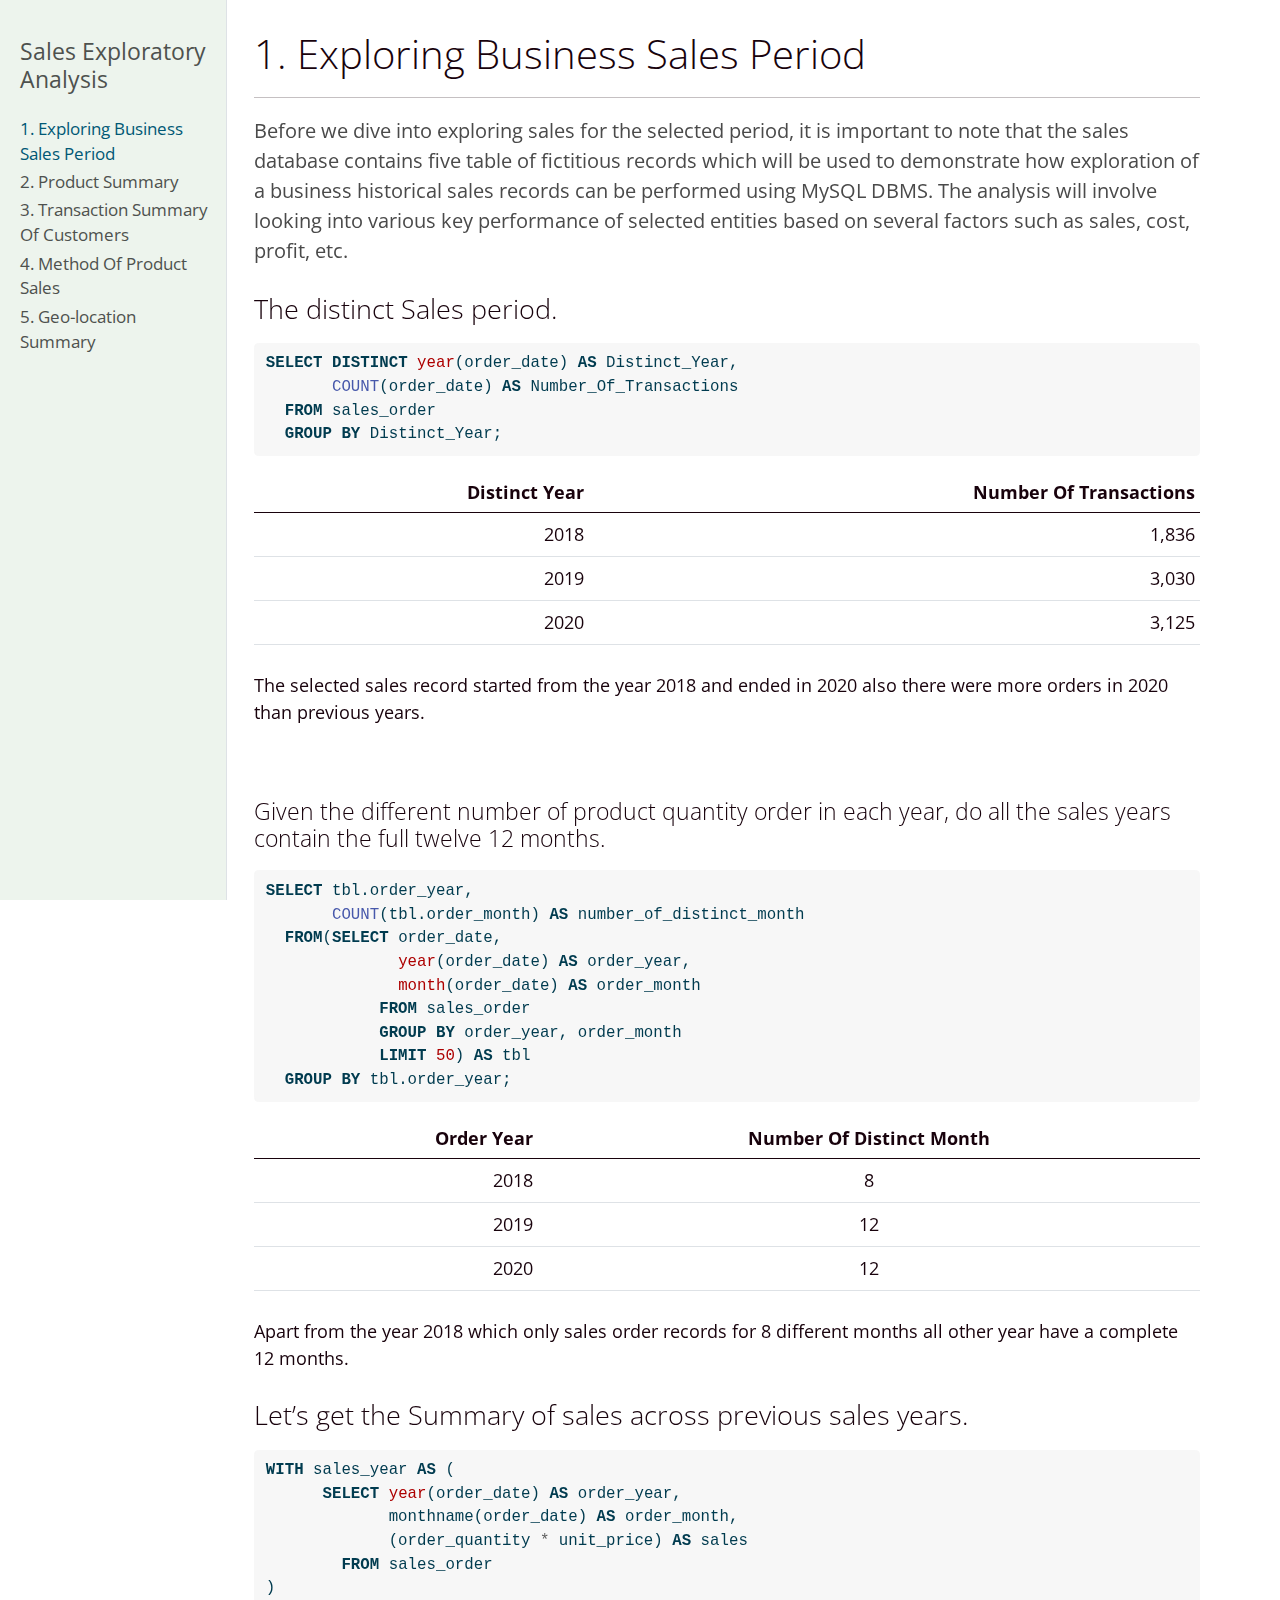
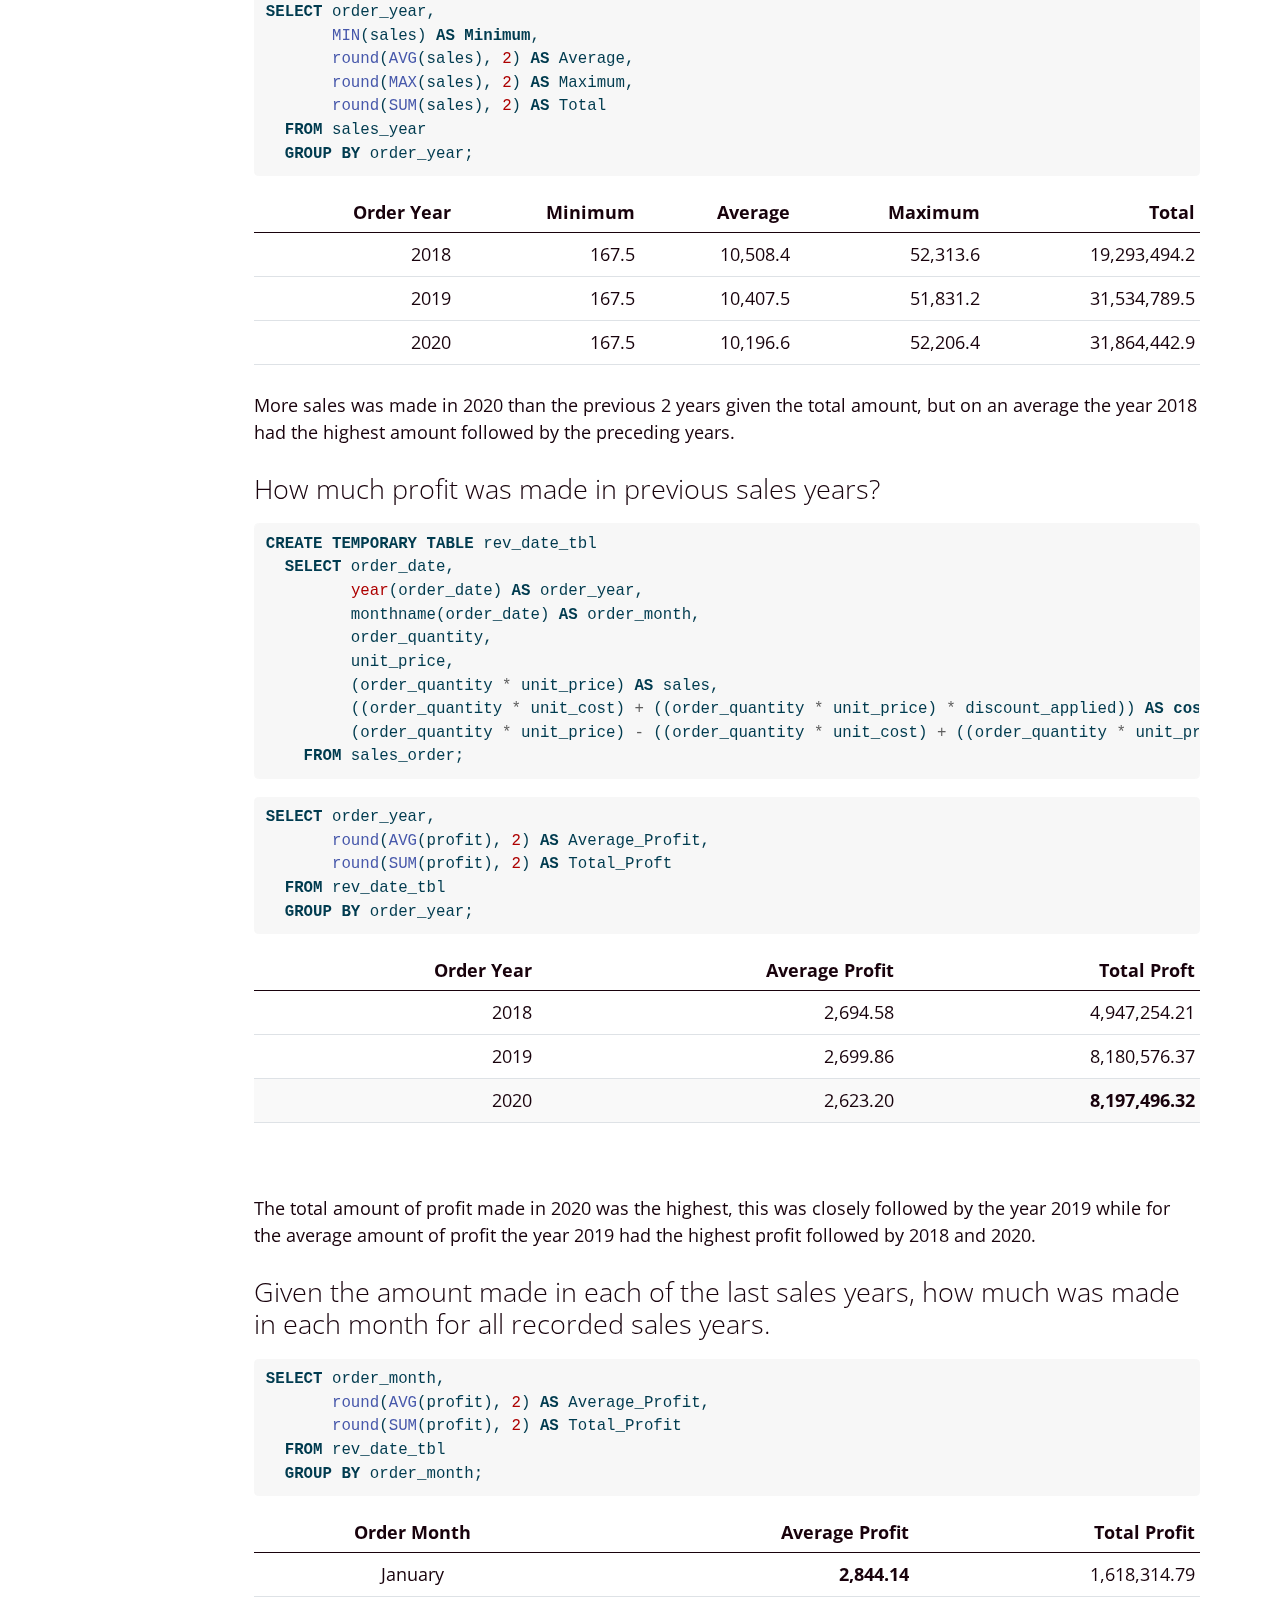
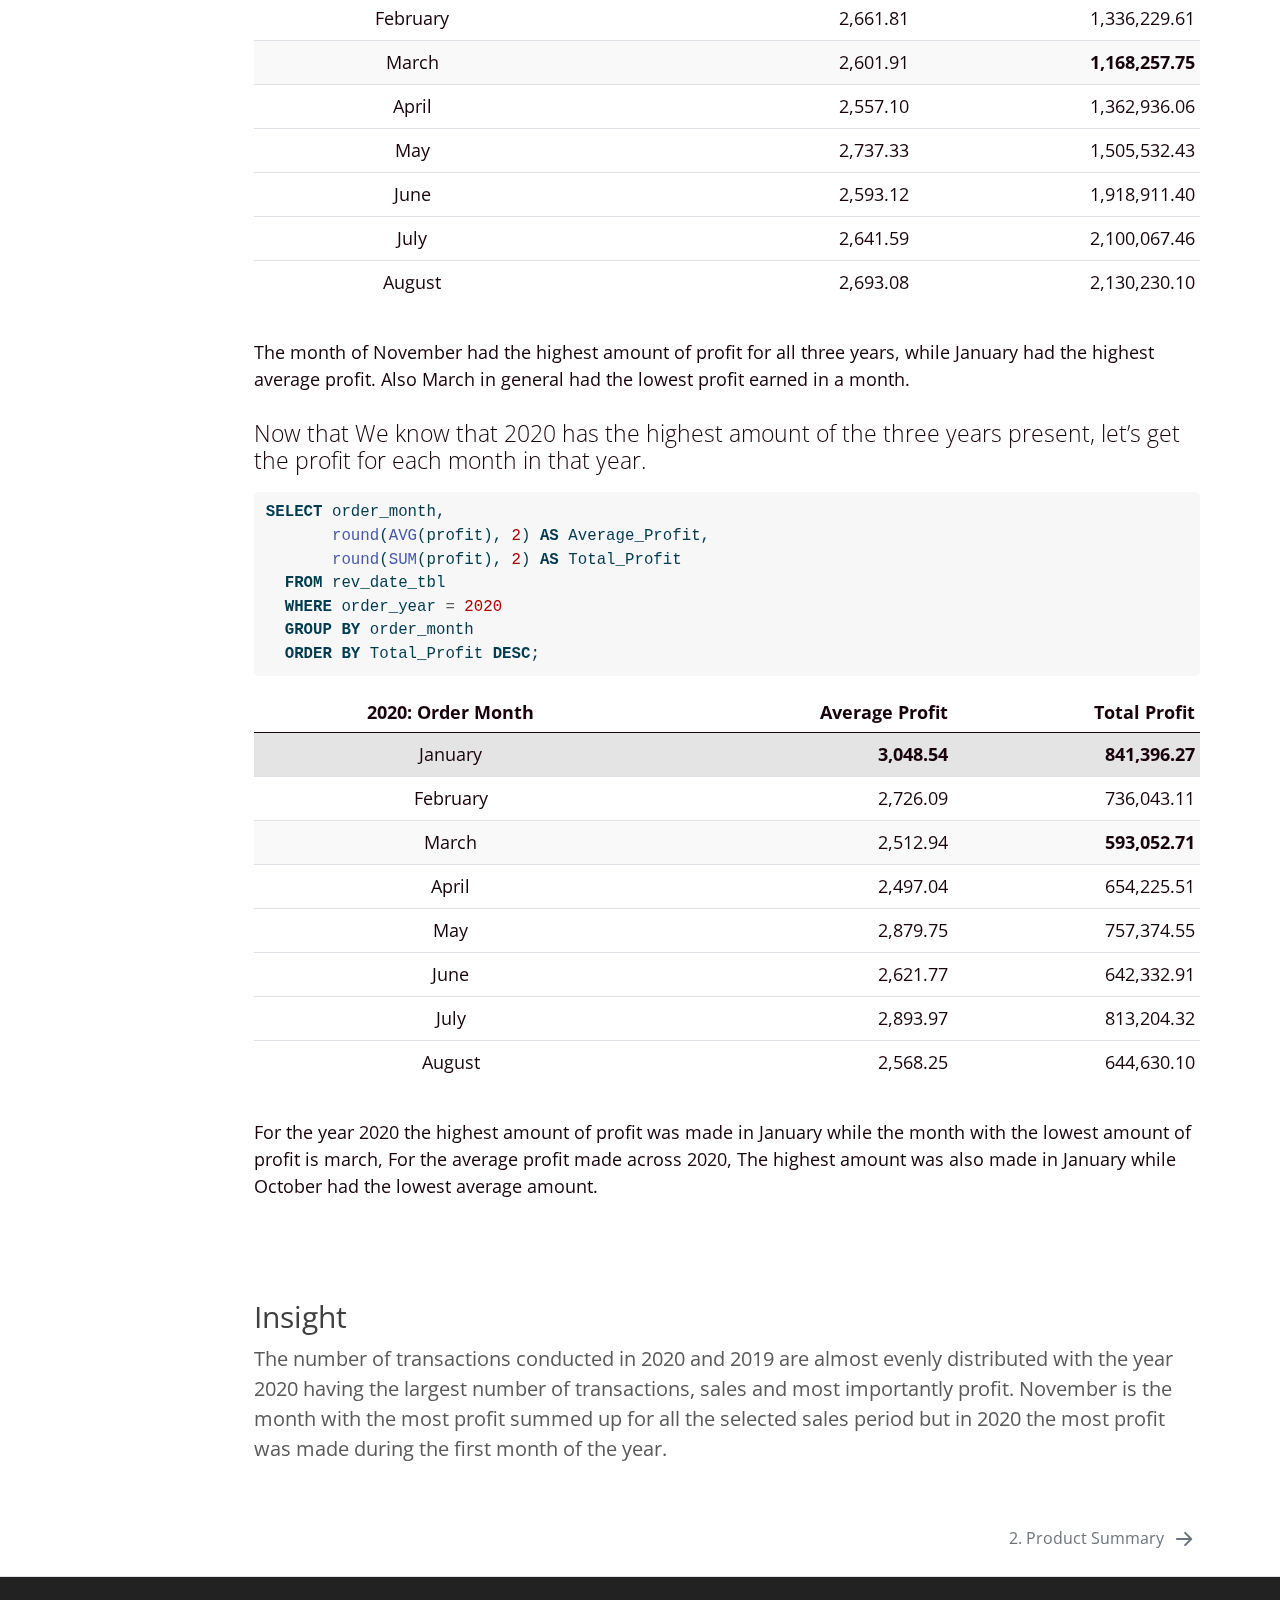
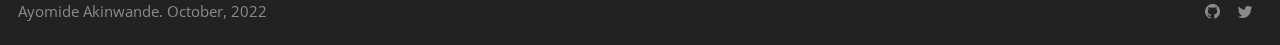
<file: docs/index.html>
<!DOCTYPE html>
<html xmlns="http://www.w3.org/1999/xhtml" lang="en" xml:lang="en"><head>

<meta charset="utf-8">
<meta name="generator" content="quarto-1.1.149">

<meta name="viewport" content="width=device-width, initial-scale=1.0, user-scalable=yes">


<title>1. Exploring Business Sales Period</title>
<style>
code{white-space: pre-wrap;}
span.smallcaps{font-variant: small-caps;}
div.columns{display: flex; gap: min(4vw, 1.5em);}
div.column{flex: auto; overflow-x: auto;}
div.hanging-indent{margin-left: 1.5em; text-indent: -1.5em;}
ul.task-list{list-style: none;}
ul.task-list li input[type="checkbox"] {
  width: 0.8em;
  margin: 0 0.8em 0.2em -1.6em;
  vertical-align: middle;
}
pre > code.sourceCode { white-space: pre; position: relative; }
pre > code.sourceCode > span { display: inline-block; line-height: 1.25; }
pre > code.sourceCode > span:empty { height: 1.2em; }
.sourceCode { overflow: visible; }
code.sourceCode > span { color: inherit; text-decoration: inherit; }
div.sourceCode { margin: 1em 0; }
pre.sourceCode { margin: 0; }
@media screen {
div.sourceCode { overflow: auto; }
}
@media print {
pre > code.sourceCode { white-space: pre-wrap; }
pre > code.sourceCode > span { text-indent: -5em; padding-left: 5em; }
}
pre.numberSource code
  { counter-reset: source-line 0; }
pre.numberSource code > span
  { position: relative; left: -4em; counter-increment: source-line; }
pre.numberSource code > span > a:first-child::before
  { content: counter(source-line);
    position: relative; left: -1em; text-align: right; vertical-align: baseline;
    border: none; display: inline-block;
    -webkit-touch-callout: none; -webkit-user-select: none;
    -khtml-user-select: none; -moz-user-select: none;
    -ms-user-select: none; user-select: none;
    padding: 0 4px; width: 4em;
    color: #aaaaaa;
  }
pre.numberSource { margin-left: 3em; border-left: 1px solid #aaaaaa;  padding-left: 4px; }
div.sourceCode
  {   }
@media screen {
pre > code.sourceCode > span > a:first-child::before { text-decoration: underline; }
}
code span.al { color: #ff0000; font-weight: bold; } /* Alert */
code span.an { color: #60a0b0; font-weight: bold; font-style: italic; } /* Annotation */
code span.at { color: #7d9029; } /* Attribute */
code span.bn { color: #40a070; } /* BaseN */
code span.bu { color: #008000; } /* BuiltIn */
code span.cf { color: #007020; font-weight: bold; } /* ControlFlow */
code span.ch { color: #4070a0; } /* Char */
code span.cn { color: #880000; } /* Constant */
code span.co { color: #60a0b0; font-style: italic; } /* Comment */
code span.cv { color: #60a0b0; font-weight: bold; font-style: italic; } /* CommentVar */
code span.do { color: #ba2121; font-style: italic; } /* Documentation */
code span.dt { color: #902000; } /* DataType */
code span.dv { color: #40a070; } /* DecVal */
code span.er { color: #ff0000; font-weight: bold; } /* Error */
code span.ex { } /* Extension */
code span.fl { color: #40a070; } /* Float */
code span.fu { color: #06287e; } /* Function */
code span.im { color: #008000; font-weight: bold; } /* Import */
code span.in { color: #60a0b0; font-weight: bold; font-style: italic; } /* Information */
code span.kw { color: #007020; font-weight: bold; } /* Keyword */
code span.op { color: #666666; } /* Operator */
code span.ot { color: #007020; } /* Other */
code span.pp { color: #bc7a00; } /* Preprocessor */
code span.sc { color: #4070a0; } /* SpecialChar */
code span.ss { color: #bb6688; } /* SpecialString */
code span.st { color: #4070a0; } /* String */
code span.va { color: #19177c; } /* Variable */
code span.vs { color: #4070a0; } /* VerbatimString */
code span.wa { color: #60a0b0; font-weight: bold; font-style: italic; } /* Warning */
</style>


<script src="site_libs/quarto-nav/quarto-nav.js"></script>
<script src="site_libs/quarto-nav/headroom.min.js"></script>
<script src="site_libs/clipboard/clipboard.min.js"></script>
<script src="site_libs/quarto-search/autocomplete.umd.js"></script>
<script src="site_libs/quarto-search/fuse.min.js"></script>
<script src="site_libs/quarto-search/quarto-search.js"></script>
<meta name="quarto:offset" content="./">
<link href="./product.html" rel="next">
<script src="site_libs/quarto-html/quarto.js"></script>
<script src="site_libs/quarto-html/popper.min.js"></script>
<script src="site_libs/quarto-html/tippy.umd.min.js"></script>
<script src="site_libs/quarto-html/anchor.min.js"></script>
<link href="site_libs/quarto-html/tippy.css" rel="stylesheet">
<link href="site_libs/quarto-html/quarto-syntax-highlighting.css" rel="stylesheet" id="quarto-text-highlighting-styles">
<script src="site_libs/bootstrap/bootstrap.min.js"></script>
<link href="site_libs/bootstrap/bootstrap-icons.css" rel="stylesheet">
<link href="site_libs/bootstrap/bootstrap.min.css" rel="stylesheet" id="quarto-bootstrap" data-mode="light">
<script id="quarto-search-options" type="application/json">{
  "location": "sidebar",
  "copy-button": false,
  "collapse-after": 3,
  "panel-placement": "start",
  "type": "textbox",
  "limit": 20,
  "language": {
    "search-no-results-text": "No results",
    "search-matching-documents-text": "matching documents",
    "search-copy-link-title": "Copy link to search",
    "search-hide-matches-text": "Hide additional matches",
    "search-more-match-text": "more match in this document",
    "search-more-matches-text": "more matches in this document",
    "search-clear-button-title": "Clear",
    "search-detached-cancel-button-title": "Cancel",
    "search-submit-button-title": "Submit"
  }
}</script>


</head>

<body class="nav-sidebar docked fullcontent">

<div id="quarto-search-results"></div>
  <header id="quarto-header" class="headroom fixed-top">
  <nav class="quarto-secondary-nav" data-bs-toggle="collapse" data-bs-target="#quarto-sidebar" aria-controls="quarto-sidebar" aria-expanded="false" aria-label="Toggle sidebar navigation" onclick="if (window.quartoToggleHeadroom) { window.quartoToggleHeadroom(); }">
    <div class="container-fluid d-flex justify-content-between">
      <h1 class="quarto-secondary-nav-title">1. Exploring Business Sales Period</h1>
      <button type="button" class="quarto-btn-toggle btn" aria-label="Show secondary navigation">
        <i class="bi bi-chevron-right"></i>
      </button>
    </div>
  </nav>
</header>
<!-- content -->
<div id="quarto-content" class="quarto-container page-columns page-rows-contents page-layout-article">
<!-- sidebar -->
  <nav id="quarto-sidebar" class="sidebar collapse sidebar-navigation docked overflow-auto">
    <div class="pt-lg-2 mt-2 text-left sidebar-header">
    <div class="sidebar-title mb-0 py-0">
      <a href="./">Sales Exploratory Analysis</a> 
    </div>
      </div>
    <div class="sidebar-menu-container"> 
    <ul class="list-unstyled mt-1">
        <li class="sidebar-item">
  <div class="sidebar-item-container"> 
  <a href="./index.html" class="sidebar-item-text sidebar-link active">1. Exploring Business Sales Period</a>
  </div>
</li>
        <li class="sidebar-item">
  <div class="sidebar-item-container"> 
  <a href="./product.html" class="sidebar-item-text sidebar-link">2. Product Summary</a>
  </div>
</li>
        <li class="sidebar-item">
  <div class="sidebar-item-container"> 
  <a href="./customer.html" class="sidebar-item-text sidebar-link">3. Transaction Summary Of Customers</a>
  </div>
</li>
        <li class="sidebar-item">
  <div class="sidebar-item-container"> 
  <a href="./sales_channel.html" class="sidebar-item-text sidebar-link">4. Method Of Product Sales</a>
  </div>
</li>
        <li class="sidebar-item">
  <div class="sidebar-item-container"> 
  <a href="./location.html" class="sidebar-item-text sidebar-link">5. Geo-location Summary</a>
  </div>
</li>
    </ul>
    </div>
</nav>
<!-- margin-sidebar -->
    
<!-- main -->
<main class="content" id="quarto-document-content">

<header id="title-block-header" class="quarto-title-block default">
<div class="quarto-title">
<h1 class="title d-none d-lg-block">1. Exploring Business Sales Period</h1>
</div>



<div class="quarto-title-meta">

    
    
  </div>
  

</header>

<hr>
<p class="into-text">
Before we dive into exploring sales for the selected period, it is important to note that the sales database contains five table of fictitious records which will be used to demonstrate how exploration of a business historical sales records can be performed using MySQL DBMS. The analysis will involve looking into various key performance of selected entities based on several factors such as sales, cost, profit, etc.
</p>
<section id="the-distinct-sales-period." class="level3">
<h3 class="anchored" data-anchor-id="the-distinct-sales-period.">The distinct Sales period.</h3>
<div class="cell">
<div class="sourceCode cell-code" id="cb1"><pre class="sourceCode sql code-with-copy"><code class="sourceCode sql"><span id="cb1-1"><a href="#cb1-1" aria-hidden="true" tabindex="-1"></a><span class="kw">SELECT</span> <span class="kw">DISTINCT</span> <span class="dt">year</span>(order_date) <span class="kw">AS</span> Distinct_Year,   </span>
<span id="cb1-2"><a href="#cb1-2" aria-hidden="true" tabindex="-1"></a>       <span class="fu">COUNT</span>(order_date) <span class="kw">AS</span> Number_Of_Transactions</span>
<span id="cb1-3"><a href="#cb1-3" aria-hidden="true" tabindex="-1"></a>  <span class="kw">FROM</span> sales_order</span>
<span id="cb1-4"><a href="#cb1-4" aria-hidden="true" tabindex="-1"></a>  <span class="kw">GROUP</span> <span class="kw">BY</span> Distinct_Year;</span></code><button title="Copy to Clipboard" class="code-copy-button"><i class="bi"></i></button></pre></div>
</div>
<div class="cell">
<div class="cell-output-display">

<div id="ierpzfmoxw" style="overflow-x:auto;overflow-y:auto;width:auto;height:auto;">
<style>html {
  font-family: -apple-system, BlinkMacSystemFont, 'Segoe UI', Roboto, Oxygen, Ubuntu, Cantarell, 'Helvetica Neue', 'Fira Sans', 'Droid Sans', Arial, sans-serif;
}

:where(#ierpzfmoxw) .gt_table {
  display: table;
  border-collapse: collapse;
  margin-left: auto;
  margin-right: auto;
  color: #333333;
  font-size: 16px;
  font-weight: normal;
  font-style: normal;
  background-color: #FFFFFF;
  width: auto;
  border-top-style: solid;
  border-top-width: 2px;
  border-top-color: #A8A8A8;
  border-right-style: none;
  border-right-width: 2px;
  border-right-color: #D3D3D3;
  border-bottom-style: solid;
  border-bottom-width: 2px;
  border-bottom-color: #A8A8A8;
  border-left-style: none;
  border-left-width: 2px;
  border-left-color: #D3D3D3;
}

:where(#ierpzfmoxw) .gt_heading {
  background-color: #FFFFFF;
  text-align: center;
  border-bottom-color: #FFFFFF;
  border-left-style: none;
  border-left-width: 1px;
  border-left-color: #D3D3D3;
  border-right-style: none;
  border-right-width: 1px;
  border-right-color: #D3D3D3;
}

:where(#ierpzfmoxw) .gt_title {
  color: #333333;
  font-size: 125%;
  font-weight: initial;
  padding-top: 4px;
  padding-bottom: 4px;
  padding-left: 5px;
  padding-right: 5px;
  border-bottom-color: #FFFFFF;
  border-bottom-width: 0;
}

:where(#ierpzfmoxw) .gt_subtitle {
  color: #333333;
  font-size: 85%;
  font-weight: initial;
  padding-top: 0;
  padding-bottom: 6px;
  padding-left: 5px;
  padding-right: 5px;
  border-top-color: #FFFFFF;
  border-top-width: 0;
}

:where(#ierpzfmoxw) .gt_bottom_border {
  border-bottom-style: solid;
  border-bottom-width: 2px;
  border-bottom-color: #D3D3D3;
}

:where(#ierpzfmoxw) .gt_col_headings {
  border-top-style: solid;
  border-top-width: 2px;
  border-top-color: #D3D3D3;
  border-bottom-style: solid;
  border-bottom-width: 2px;
  border-bottom-color: #6E6E6E;
  border-left-style: none;
  border-left-width: 1px;
  border-left-color: #D3D3D3;
  border-right-style: none;
  border-right-width: 1px;
  border-right-color: #D3D3D3;
}

:where(#ierpzfmoxw) .gt_col_heading {
  color: #333333;
  background-color: #FFFFFF;
  font-size: 100%;
  font-weight: bold;
  text-transform: inherit;
  border-left-style: none;
  border-left-width: 1px;
  border-left-color: #D3D3D3;
  border-right-style: none;
  border-right-width: 1px;
  border-right-color: #D3D3D3;
  vertical-align: bottom;
  padding-top: 5px;
  padding-bottom: 6px;
  padding-left: 5px;
  padding-right: 5px;
  overflow-x: hidden;
}

:where(#ierpzfmoxw) .gt_column_spanner_outer {
  color: #333333;
  background-color: #FFFFFF;
  font-size: 100%;
  font-weight: bold;
  text-transform: inherit;
  padding-top: 0;
  padding-bottom: 0;
  padding-left: 4px;
  padding-right: 4px;
}

:where(#ierpzfmoxw) .gt_column_spanner_outer:first-child {
  padding-left: 0;
}

:where(#ierpzfmoxw) .gt_column_spanner_outer:last-child {
  padding-right: 0;
}

:where(#ierpzfmoxw) .gt_column_spanner {
  border-bottom-style: solid;
  border-bottom-width: 2px;
  border-bottom-color: #6E6E6E;
  vertical-align: bottom;
  padding-top: 5px;
  padding-bottom: 5px;
  overflow-x: hidden;
  display: inline-block;
  width: 100%;
}

:where(#ierpzfmoxw) .gt_group_heading {
  padding-top: 8px;
  padding-bottom: 8px;
  padding-left: 5px;
  padding-right: 5px;
  color: #333333;
  background-color: #FFFFFF;
  font-size: 100%;
  font-weight: initial;
  text-transform: inherit;
  border-top-style: solid;
  border-top-width: 2px;
  border-top-color: #D3D3D3;
  border-bottom-style: solid;
  border-bottom-width: 2px;
  border-bottom-color: #D3D3D3;
  border-left-style: none;
  border-left-width: 1px;
  border-left-color: #D3D3D3;
  border-right-style: none;
  border-right-width: 1px;
  border-right-color: #D3D3D3;
  vertical-align: middle;
}

:where(#ierpzfmoxw) .gt_empty_group_heading {
  padding: 0.5px;
  color: #333333;
  background-color: #FFFFFF;
  font-size: 100%;
  font-weight: initial;
  border-top-style: solid;
  border-top-width: 2px;
  border-top-color: #D3D3D3;
  border-bottom-style: solid;
  border-bottom-width: 2px;
  border-bottom-color: #D3D3D3;
  vertical-align: middle;
}

:where(#ierpzfmoxw) .gt_from_md > :first-child {
  margin-top: 0;
}

:where(#ierpzfmoxw) .gt_from_md > :last-child {
  margin-bottom: 0;
}

:where(#ierpzfmoxw) .gt_row {
  padding-top: 8px;
  padding-bottom: 8px;
  padding-left: 5px;
  padding-right: 5px;
  margin: 10px;
  border-top-style: solid;
  border-top-width: 1px;
  border-top-color: #D3D3D3;
  border-left-style: none;
  border-left-width: 1px;
  border-left-color: #D3D3D3;
  border-right-style: none;
  border-right-width: 1px;
  border-right-color: #D3D3D3;
  vertical-align: middle;
  overflow-x: hidden;
}

:where(#ierpzfmoxw) .gt_stub {
  color: #333333;
  background-color: #FFFFFF;
  font-size: 100%;
  font-weight: initial;
  text-transform: inherit;
  border-right-style: solid;
  border-right-width: 2px;
  border-right-color: #D3D3D3;
  padding-left: 5px;
  padding-right: 5px;
}

:where(#ierpzfmoxw) .gt_stub_row_group {
  color: #333333;
  background-color: #FFFFFF;
  font-size: 100%;
  font-weight: initial;
  text-transform: inherit;
  border-right-style: solid;
  border-right-width: 2px;
  border-right-color: #D3D3D3;
  padding-left: 5px;
  padding-right: 5px;
  vertical-align: top;
}

:where(#ierpzfmoxw) .gt_row_group_first td {
  border-top-width: 2px;
}

:where(#ierpzfmoxw) .gt_summary_row {
  color: #333333;
  background-color: #FFFFFF;
  text-transform: inherit;
  padding-top: 8px;
  padding-bottom: 8px;
  padding-left: 5px;
  padding-right: 5px;
}

:where(#ierpzfmoxw) .gt_first_summary_row {
  border-top-style: solid;
  border-top-color: #D3D3D3;
}

:where(#ierpzfmoxw) .gt_first_summary_row.thick {
  border-top-width: 2px;
}

:where(#ierpzfmoxw) .gt_last_summary_row {
  padding-top: 8px;
  padding-bottom: 8px;
  padding-left: 5px;
  padding-right: 5px;
  border-bottom-style: solid;
  border-bottom-width: 2px;
  border-bottom-color: #D3D3D3;
}

:where(#ierpzfmoxw) .gt_grand_summary_row {
  color: #333333;
  background-color: #FFFFFF;
  text-transform: inherit;
  padding-top: 8px;
  padding-bottom: 8px;
  padding-left: 5px;
  padding-right: 5px;
}

:where(#ierpzfmoxw) .gt_first_grand_summary_row {
  padding-top: 8px;
  padding-bottom: 8px;
  padding-left: 5px;
  padding-right: 5px;
  border-top-style: double;
  border-top-width: 6px;
  border-top-color: #D3D3D3;
}

:where(#ierpzfmoxw) .gt_striped {
  background-color: rgba(128, 128, 128, 0.05);
}

:where(#ierpzfmoxw) .gt_table_body {
  border-top-style: solid;
  border-top-width: 2px;
  border-top-color: #D3D3D3;
  border-bottom-style: solid;
  border-bottom-width: 2px;
  border-bottom-color: #D3D3D3;
}

:where(#ierpzfmoxw) .gt_footnotes {
  color: #333333;
  background-color: #FFFFFF;
  border-bottom-style: none;
  border-bottom-width: 2px;
  border-bottom-color: #D3D3D3;
  border-left-style: none;
  border-left-width: 2px;
  border-left-color: #D3D3D3;
  border-right-style: none;
  border-right-width: 2px;
  border-right-color: #D3D3D3;
}

:where(#ierpzfmoxw) .gt_footnote {
  margin: 0px;
  font-size: 90%;
  padding-left: 4px;
  padding-right: 4px;
  padding-left: 5px;
  padding-right: 5px;
}

:where(#ierpzfmoxw) .gt_sourcenotes {
  color: #333333;
  background-color: #FFFFFF;
  border-bottom-style: none;
  border-bottom-width: 2px;
  border-bottom-color: #D3D3D3;
  border-left-style: none;
  border-left-width: 2px;
  border-left-color: #D3D3D3;
  border-right-style: none;
  border-right-width: 2px;
  border-right-color: #D3D3D3;
}

:where(#ierpzfmoxw) .gt_sourcenote {
  font-size: 90%;
  padding-top: 4px;
  padding-bottom: 4px;
  padding-left: 5px;
  padding-right: 5px;
}

:where(#ierpzfmoxw) .gt_left {
  text-align: left;
}

:where(#ierpzfmoxw) .gt_center {
  text-align: center;
}

:where(#ierpzfmoxw) .gt_right {
  text-align: right;
  font-variant-numeric: tabular-nums;
}

:where(#ierpzfmoxw) .gt_font_normal {
  font-weight: normal;
}

:where(#ierpzfmoxw) .gt_font_bold {
  font-weight: bold;
}

:where(#ierpzfmoxw) .gt_font_italic {
  font-style: italic;
}

:where(#ierpzfmoxw) .gt_super {
  font-size: 65%;
}

:where(#ierpzfmoxw) .gt_footnote_marks {
  font-style: italic;
  font-weight: normal;
  font-size: 75%;
  vertical-align: 0.4em;
}

:where(#ierpzfmoxw) .gt_asterisk {
  font-size: 100%;
  vertical-align: 0;
}

:where(#ierpzfmoxw) .gt_indent_1 {
  text-indent: 5px;
}

:where(#ierpzfmoxw) .gt_indent_2 {
  text-indent: 10px;
}

:where(#ierpzfmoxw) .gt_indent_3 {
  text-indent: 15px;
}

:where(#ierpzfmoxw) .gt_indent_4 {
  text-indent: 20px;
}

:where(#ierpzfmoxw) .gt_indent_5 {
  text-indent: 25px;
}
</style>
<table class="gt_table">
  
  <thead class="gt_col_headings">
    <tr>
      <th class="gt_col_heading gt_columns_bottom_border gt_right" rowspan="1" colspan="1" scope="col">Distinct Year</th>
      <th class="gt_col_heading gt_columns_bottom_border gt_right" rowspan="1" colspan="1" scope="col">Number Of Transactions</th>
    </tr>
  </thead>
  <tbody class="gt_table_body">
    <tr><td class="gt_row gt_right">2018</td>
<td class="gt_row gt_right">1,836</td></tr>
    <tr><td class="gt_row gt_right">2019</td>
<td class="gt_row gt_right">3,030</td></tr>
    <tr><td class="gt_row gt_right">2020</td>
<td class="gt_row gt_right">3,125</td></tr>
  </tbody>
  
  
</table>
</div>
</div>
</div>
<p>The selected sales record started from the year 2018 and ended in 2020 also there were more orders in 2020 than previous years.</p>
<p><br></p>
<section id="given-the-different-number-of-product-quantity-order-in-each-year-do-all-the-sales-years-contain-the-full-twelve-12-months." class="level4">
<h4 class="anchored" data-anchor-id="given-the-different-number-of-product-quantity-order-in-each-year-do-all-the-sales-years-contain-the-full-twelve-12-months.">Given the different number of product quantity order in each year, do all the sales years contain the full twelve 12 months.</h4>
<div class="cell">
<div class="sourceCode cell-code" id="cb2"><pre class="sourceCode sql code-with-copy"><code class="sourceCode sql"><span id="cb2-1"><a href="#cb2-1" aria-hidden="true" tabindex="-1"></a><span class="kw">SELECT</span> tbl.order_year, </span>
<span id="cb2-2"><a href="#cb2-2" aria-hidden="true" tabindex="-1"></a>       <span class="fu">COUNT</span>(tbl.order_month) <span class="kw">AS</span> number_of_distinct_month</span>
<span id="cb2-3"><a href="#cb2-3" aria-hidden="true" tabindex="-1"></a>  <span class="kw">FROM</span>(<span class="kw">SELECT</span> order_date, </span>
<span id="cb2-4"><a href="#cb2-4" aria-hidden="true" tabindex="-1"></a>              <span class="dt">year</span>(order_date) <span class="kw">AS</span> order_year,  </span>
<span id="cb2-5"><a href="#cb2-5" aria-hidden="true" tabindex="-1"></a>              <span class="dt">month</span>(order_date) <span class="kw">AS</span> order_month</span>
<span id="cb2-6"><a href="#cb2-6" aria-hidden="true" tabindex="-1"></a>            <span class="kw">FROM</span> sales_order</span>
<span id="cb2-7"><a href="#cb2-7" aria-hidden="true" tabindex="-1"></a>            <span class="kw">GROUP</span> <span class="kw">BY</span> order_year, order_month</span>
<span id="cb2-8"><a href="#cb2-8" aria-hidden="true" tabindex="-1"></a>            <span class="kw">LIMIT</span> <span class="dv">50</span>) <span class="kw">AS</span> tbl</span>
<span id="cb2-9"><a href="#cb2-9" aria-hidden="true" tabindex="-1"></a>  <span class="kw">GROUP</span> <span class="kw">BY</span> tbl.order_year;</span></code><button title="Copy to Clipboard" class="code-copy-button"><i class="bi"></i></button></pre></div>
</div>
<div class="cell">
<div class="cell-output-display">

<div id="gqsnclsdwu" style="overflow-x:auto;overflow-y:auto;width:auto;height:auto;">
<style>html {
  font-family: -apple-system, BlinkMacSystemFont, 'Segoe UI', Roboto, Oxygen, Ubuntu, Cantarell, 'Helvetica Neue', 'Fira Sans', 'Droid Sans', Arial, sans-serif;
}

:where(#gqsnclsdwu) .gt_table {
  display: table;
  border-collapse: collapse;
  margin-left: auto;
  margin-right: auto;
  color: #333333;
  font-size: 16px;
  font-weight: normal;
  font-style: normal;
  background-color: #FFFFFF;
  width: auto;
  border-top-style: solid;
  border-top-width: 2px;
  border-top-color: #A8A8A8;
  border-right-style: none;
  border-right-width: 2px;
  border-right-color: #D3D3D3;
  border-bottom-style: solid;
  border-bottom-width: 2px;
  border-bottom-color: #A8A8A8;
  border-left-style: none;
  border-left-width: 2px;
  border-left-color: #D3D3D3;
}

:where(#gqsnclsdwu) .gt_heading {
  background-color: #FFFFFF;
  text-align: center;
  border-bottom-color: #FFFFFF;
  border-left-style: none;
  border-left-width: 1px;
  border-left-color: #D3D3D3;
  border-right-style: none;
  border-right-width: 1px;
  border-right-color: #D3D3D3;
}

:where(#gqsnclsdwu) .gt_title {
  color: #333333;
  font-size: 125%;
  font-weight: initial;
  padding-top: 4px;
  padding-bottom: 4px;
  padding-left: 5px;
  padding-right: 5px;
  border-bottom-color: #FFFFFF;
  border-bottom-width: 0;
}

:where(#gqsnclsdwu) .gt_subtitle {
  color: #333333;
  font-size: 85%;
  font-weight: initial;
  padding-top: 0;
  padding-bottom: 6px;
  padding-left: 5px;
  padding-right: 5px;
  border-top-color: #FFFFFF;
  border-top-width: 0;
}

:where(#gqsnclsdwu) .gt_bottom_border {
  border-bottom-style: solid;
  border-bottom-width: 2px;
  border-bottom-color: #D3D3D3;
}

:where(#gqsnclsdwu) .gt_col_headings {
  border-top-style: solid;
  border-top-width: 2px;
  border-top-color: #D3D3D3;
  border-bottom-style: solid;
  border-bottom-width: 2px;
  border-bottom-color: #D3D3D3;
  border-left-style: none;
  border-left-width: 1px;
  border-left-color: #D3D3D3;
  border-right-style: none;
  border-right-width: 1px;
  border-right-color: #D3D3D3;
}

:where(#gqsnclsdwu) .gt_col_heading {
  color: #333333;
  background-color: #FFFFFF;
  font-size: 100%;
  font-weight: normal;
  text-transform: inherit;
  border-left-style: none;
  border-left-width: 1px;
  border-left-color: #D3D3D3;
  border-right-style: none;
  border-right-width: 1px;
  border-right-color: #D3D3D3;
  vertical-align: bottom;
  padding-top: 5px;
  padding-bottom: 6px;
  padding-left: 5px;
  padding-right: 5px;
  overflow-x: hidden;
}

:where(#gqsnclsdwu) .gt_column_spanner_outer {
  color: #333333;
  background-color: #FFFFFF;
  font-size: 100%;
  font-weight: normal;
  text-transform: inherit;
  padding-top: 0;
  padding-bottom: 0;
  padding-left: 4px;
  padding-right: 4px;
}

:where(#gqsnclsdwu) .gt_column_spanner_outer:first-child {
  padding-left: 0;
}

:where(#gqsnclsdwu) .gt_column_spanner_outer:last-child {
  padding-right: 0;
}

:where(#gqsnclsdwu) .gt_column_spanner {
  border-bottom-style: solid;
  border-bottom-width: 2px;
  border-bottom-color: #D3D3D3;
  vertical-align: bottom;
  padding-top: 5px;
  padding-bottom: 5px;
  overflow-x: hidden;
  display: inline-block;
  width: 100%;
}

:where(#gqsnclsdwu) .gt_group_heading {
  padding-top: 8px;
  padding-bottom: 8px;
  padding-left: 5px;
  padding-right: 5px;
  color: #333333;
  background-color: #FFFFFF;
  font-size: 100%;
  font-weight: initial;
  text-transform: inherit;
  border-top-style: solid;
  border-top-width: 2px;
  border-top-color: #D3D3D3;
  border-bottom-style: solid;
  border-bottom-width: 2px;
  border-bottom-color: #D3D3D3;
  border-left-style: none;
  border-left-width: 1px;
  border-left-color: #D3D3D3;
  border-right-style: none;
  border-right-width: 1px;
  border-right-color: #D3D3D3;
  vertical-align: middle;
}

:where(#gqsnclsdwu) .gt_empty_group_heading {
  padding: 0.5px;
  color: #333333;
  background-color: #FFFFFF;
  font-size: 100%;
  font-weight: initial;
  border-top-style: solid;
  border-top-width: 2px;
  border-top-color: #D3D3D3;
  border-bottom-style: solid;
  border-bottom-width: 2px;
  border-bottom-color: #D3D3D3;
  vertical-align: middle;
}

:where(#gqsnclsdwu) .gt_from_md > :first-child {
  margin-top: 0;
}

:where(#gqsnclsdwu) .gt_from_md > :last-child {
  margin-bottom: 0;
}

:where(#gqsnclsdwu) .gt_row {
  padding-top: 8px;
  padding-bottom: 8px;
  padding-left: 5px;
  padding-right: 5px;
  margin: 10px;
  border-top-style: solid;
  border-top-width: 1px;
  border-top-color: #D3D3D3;
  border-left-style: none;
  border-left-width: 1px;
  border-left-color: #D3D3D3;
  border-right-style: none;
  border-right-width: 1px;
  border-right-color: #D3D3D3;
  vertical-align: middle;
  overflow-x: hidden;
}

:where(#gqsnclsdwu) .gt_stub {
  color: #333333;
  background-color: #FFFFFF;
  font-size: 100%;
  font-weight: initial;
  text-transform: inherit;
  border-right-style: solid;
  border-right-width: 2px;
  border-right-color: #D3D3D3;
  padding-left: 5px;
  padding-right: 5px;
}

:where(#gqsnclsdwu) .gt_stub_row_group {
  color: #333333;
  background-color: #FFFFFF;
  font-size: 100%;
  font-weight: initial;
  text-transform: inherit;
  border-right-style: solid;
  border-right-width: 2px;
  border-right-color: #D3D3D3;
  padding-left: 5px;
  padding-right: 5px;
  vertical-align: top;
}

:where(#gqsnclsdwu) .gt_row_group_first td {
  border-top-width: 2px;
}

:where(#gqsnclsdwu) .gt_summary_row {
  color: #333333;
  background-color: #FFFFFF;
  text-transform: inherit;
  padding-top: 8px;
  padding-bottom: 8px;
  padding-left: 5px;
  padding-right: 5px;
}

:where(#gqsnclsdwu) .gt_first_summary_row {
  border-top-style: solid;
  border-top-color: #D3D3D3;
}

:where(#gqsnclsdwu) .gt_first_summary_row.thick {
  border-top-width: 2px;
}

:where(#gqsnclsdwu) .gt_last_summary_row {
  padding-top: 8px;
  padding-bottom: 8px;
  padding-left: 5px;
  padding-right: 5px;
  border-bottom-style: solid;
  border-bottom-width: 2px;
  border-bottom-color: #D3D3D3;
}

:where(#gqsnclsdwu) .gt_grand_summary_row {
  color: #333333;
  background-color: #FFFFFF;
  text-transform: inherit;
  padding-top: 8px;
  padding-bottom: 8px;
  padding-left: 5px;
  padding-right: 5px;
}

:where(#gqsnclsdwu) .gt_first_grand_summary_row {
  padding-top: 8px;
  padding-bottom: 8px;
  padding-left: 5px;
  padding-right: 5px;
  border-top-style: double;
  border-top-width: 6px;
  border-top-color: #D3D3D3;
}

:where(#gqsnclsdwu) .gt_striped {
  background-color: rgba(128, 128, 128, 0.05);
}

:where(#gqsnclsdwu) .gt_table_body {
  border-top-style: solid;
  border-top-width: 2px;
  border-top-color: #D3D3D3;
  border-bottom-style: solid;
  border-bottom-width: 2px;
  border-bottom-color: #D3D3D3;
}

:where(#gqsnclsdwu) .gt_footnotes {
  color: #333333;
  background-color: #FFFFFF;
  border-bottom-style: none;
  border-bottom-width: 2px;
  border-bottom-color: #D3D3D3;
  border-left-style: none;
  border-left-width: 2px;
  border-left-color: #D3D3D3;
  border-right-style: none;
  border-right-width: 2px;
  border-right-color: #D3D3D3;
}

:where(#gqsnclsdwu) .gt_footnote {
  margin: 0px;
  font-size: 90%;
  padding-left: 4px;
  padding-right: 4px;
  padding-left: 5px;
  padding-right: 5px;
}

:where(#gqsnclsdwu) .gt_sourcenotes {
  color: #333333;
  background-color: #FFFFFF;
  border-bottom-style: none;
  border-bottom-width: 2px;
  border-bottom-color: #D3D3D3;
  border-left-style: none;
  border-left-width: 2px;
  border-left-color: #D3D3D3;
  border-right-style: none;
  border-right-width: 2px;
  border-right-color: #D3D3D3;
}

:where(#gqsnclsdwu) .gt_sourcenote {
  font-size: 90%;
  padding-top: 4px;
  padding-bottom: 4px;
  padding-left: 5px;
  padding-right: 5px;
}

:where(#gqsnclsdwu) .gt_left {
  text-align: left;
}

:where(#gqsnclsdwu) .gt_center {
  text-align: center;
}

:where(#gqsnclsdwu) .gt_right {
  text-align: right;
  font-variant-numeric: tabular-nums;
}

:where(#gqsnclsdwu) .gt_font_normal {
  font-weight: normal;
}

:where(#gqsnclsdwu) .gt_font_bold {
  font-weight: bold;
}

:where(#gqsnclsdwu) .gt_font_italic {
  font-style: italic;
}

:where(#gqsnclsdwu) .gt_super {
  font-size: 65%;
}

:where(#gqsnclsdwu) .gt_footnote_marks {
  font-style: italic;
  font-weight: normal;
  font-size: 75%;
  vertical-align: 0.4em;
}

:where(#gqsnclsdwu) .gt_asterisk {
  font-size: 100%;
  vertical-align: 0;
}

:where(#gqsnclsdwu) .gt_indent_1 {
  text-indent: 5px;
}

:where(#gqsnclsdwu) .gt_indent_2 {
  text-indent: 10px;
}

:where(#gqsnclsdwu) .gt_indent_3 {
  text-indent: 15px;
}

:where(#gqsnclsdwu) .gt_indent_4 {
  text-indent: 20px;
}

:where(#gqsnclsdwu) .gt_indent_5 {
  text-indent: 25px;
}
</style>
<table class="gt_table">
  
  <thead class="gt_col_headings">
    <tr>
      <th class="gt_col_heading gt_columns_bottom_border gt_right" rowspan="1" colspan="1" scope="col">Order Year</th>
      <th class="gt_col_heading gt_columns_bottom_border gt_center" rowspan="1" colspan="1" scope="col">Number Of Distinct Month</th>
    </tr>
  </thead>
  <tbody class="gt_table_body">
    <tr><td class="gt_row gt_right">2018</td>
<td class="gt_row gt_center">8</td></tr>
    <tr><td class="gt_row gt_right">2019</td>
<td class="gt_row gt_center">12</td></tr>
    <tr><td class="gt_row gt_right">2020</td>
<td class="gt_row gt_center">12</td></tr>
  </tbody>
  
  
</table>
</div>
</div>
</div>
<p>Apart from the year 2018 which only sales order records for 8 different months all other year have a complete 12 months.</p>
</section>
</section>
<section id="lets-get-the-summary-of-sales-across-previous-sales-years." class="level3">
<h3 class="anchored" data-anchor-id="lets-get-the-summary-of-sales-across-previous-sales-years.">Let’s get the Summary of sales across previous sales years.</h3>
<div class="cell">
<div class="sourceCode cell-code" id="cb3"><pre class="sourceCode sql code-with-copy"><code class="sourceCode sql"><span id="cb3-1"><a href="#cb3-1" aria-hidden="true" tabindex="-1"></a><span class="kw">WITH</span> sales_year <span class="kw">AS</span> (</span>
<span id="cb3-2"><a href="#cb3-2" aria-hidden="true" tabindex="-1"></a>      <span class="kw">SELECT</span> <span class="dt">year</span>(order_date) <span class="kw">AS</span> order_year,</span>
<span id="cb3-3"><a href="#cb3-3" aria-hidden="true" tabindex="-1"></a>             monthname(order_date) <span class="kw">AS</span> order_month,</span>
<span id="cb3-4"><a href="#cb3-4" aria-hidden="true" tabindex="-1"></a>             (order_quantity <span class="op">*</span> unit_price) <span class="kw">AS</span> sales</span>
<span id="cb3-5"><a href="#cb3-5" aria-hidden="true" tabindex="-1"></a>        <span class="kw">FROM</span> sales_order</span>
<span id="cb3-6"><a href="#cb3-6" aria-hidden="true" tabindex="-1"></a>)</span>
<span id="cb3-7"><a href="#cb3-7" aria-hidden="true" tabindex="-1"></a><span class="kw">SELECT</span> order_year, </span>
<span id="cb3-8"><a href="#cb3-8" aria-hidden="true" tabindex="-1"></a>       <span class="fu">MIN</span>(sales) <span class="kw">AS</span> <span class="kw">Minimum</span>,</span>
<span id="cb3-9"><a href="#cb3-9" aria-hidden="true" tabindex="-1"></a>       <span class="fu">round</span>(<span class="fu">AVG</span>(sales), <span class="dv">2</span>) <span class="kw">AS</span> Average,</span>
<span id="cb3-10"><a href="#cb3-10" aria-hidden="true" tabindex="-1"></a>       <span class="fu">round</span>(<span class="fu">MAX</span>(sales), <span class="dv">2</span>) <span class="kw">AS</span> Maximum,</span>
<span id="cb3-11"><a href="#cb3-11" aria-hidden="true" tabindex="-1"></a>       <span class="fu">round</span>(<span class="fu">SUM</span>(sales), <span class="dv">2</span>) <span class="kw">AS</span> Total</span>
<span id="cb3-12"><a href="#cb3-12" aria-hidden="true" tabindex="-1"></a>  <span class="kw">FROM</span> sales_year</span>
<span id="cb3-13"><a href="#cb3-13" aria-hidden="true" tabindex="-1"></a>  <span class="kw">GROUP</span> <span class="kw">BY</span> order_year;</span></code><button title="Copy to Clipboard" class="code-copy-button"><i class="bi"></i></button></pre></div>
</div>
<div class="cell">
<div class="cell-output-display">

<div id="gltdhinaip" style="overflow-x:auto;overflow-y:auto;width:auto;height:auto;">
<style>html {
  font-family: -apple-system, BlinkMacSystemFont, 'Segoe UI', Roboto, Oxygen, Ubuntu, Cantarell, 'Helvetica Neue', 'Fira Sans', 'Droid Sans', Arial, sans-serif;
}

:where(#gltdhinaip) .gt_table {
  display: table;
  border-collapse: collapse;
  margin-left: auto;
  margin-right: auto;
  color: #333333;
  font-size: 16px;
  font-weight: normal;
  font-style: normal;
  background-color: #FFFFFF;
  width: auto;
  border-top-style: solid;
  border-top-width: 2px;
  border-top-color: #A8A8A8;
  border-right-style: none;
  border-right-width: 2px;
  border-right-color: #D3D3D3;
  border-bottom-style: solid;
  border-bottom-width: 2px;
  border-bottom-color: #A8A8A8;
  border-left-style: none;
  border-left-width: 2px;
  border-left-color: #D3D3D3;
}

:where(#gltdhinaip) .gt_heading {
  background-color: #FFFFFF;
  text-align: center;
  border-bottom-color: #FFFFFF;
  border-left-style: none;
  border-left-width: 1px;
  border-left-color: #D3D3D3;
  border-right-style: none;
  border-right-width: 1px;
  border-right-color: #D3D3D3;
}

:where(#gltdhinaip) .gt_title {
  color: #333333;
  font-size: 125%;
  font-weight: initial;
  padding-top: 4px;
  padding-bottom: 4px;
  padding-left: 5px;
  padding-right: 5px;
  border-bottom-color: #FFFFFF;
  border-bottom-width: 0;
}

:where(#gltdhinaip) .gt_subtitle {
  color: #333333;
  font-size: 85%;
  font-weight: initial;
  padding-top: 0;
  padding-bottom: 6px;
  padding-left: 5px;
  padding-right: 5px;
  border-top-color: #FFFFFF;
  border-top-width: 0;
}

:where(#gltdhinaip) .gt_bottom_border {
  border-bottom-style: solid;
  border-bottom-width: 2px;
  border-bottom-color: #D3D3D3;
}

:where(#gltdhinaip) .gt_col_headings {
  border-top-style: solid;
  border-top-width: 2px;
  border-top-color: #D3D3D3;
  border-bottom-style: solid;
  border-bottom-width: 2px;
  border-bottom-color: #6E6E6E;
  border-left-style: none;
  border-left-width: 1px;
  border-left-color: #D3D3D3;
  border-right-style: none;
  border-right-width: 1px;
  border-right-color: #D3D3D3;
}

:where(#gltdhinaip) .gt_col_heading {
  color: #333333;
  background-color: #FFFFFF;
  font-size: 100%;
  font-weight: bold;
  text-transform: inherit;
  border-left-style: none;
  border-left-width: 1px;
  border-left-color: #D3D3D3;
  border-right-style: none;
  border-right-width: 1px;
  border-right-color: #D3D3D3;
  vertical-align: bottom;
  padding-top: 5px;
  padding-bottom: 6px;
  padding-left: 5px;
  padding-right: 5px;
  overflow-x: hidden;
}

:where(#gltdhinaip) .gt_column_spanner_outer {
  color: #333333;
  background-color: #FFFFFF;
  font-size: 100%;
  font-weight: bold;
  text-transform: inherit;
  padding-top: 0;
  padding-bottom: 0;
  padding-left: 4px;
  padding-right: 4px;
}

:where(#gltdhinaip) .gt_column_spanner_outer:first-child {
  padding-left: 0;
}

:where(#gltdhinaip) .gt_column_spanner_outer:last-child {
  padding-right: 0;
}

:where(#gltdhinaip) .gt_column_spanner {
  border-bottom-style: solid;
  border-bottom-width: 2px;
  border-bottom-color: #6E6E6E;
  vertical-align: bottom;
  padding-top: 5px;
  padding-bottom: 5px;
  overflow-x: hidden;
  display: inline-block;
  width: 100%;
}

:where(#gltdhinaip) .gt_group_heading {
  padding-top: 8px;
  padding-bottom: 8px;
  padding-left: 5px;
  padding-right: 5px;
  color: #333333;
  background-color: #FFFFFF;
  font-size: 100%;
  font-weight: initial;
  text-transform: inherit;
  border-top-style: solid;
  border-top-width: 2px;
  border-top-color: #D3D3D3;
  border-bottom-style: solid;
  border-bottom-width: 2px;
  border-bottom-color: #D3D3D3;
  border-left-style: none;
  border-left-width: 1px;
  border-left-color: #D3D3D3;
  border-right-style: none;
  border-right-width: 1px;
  border-right-color: #D3D3D3;
  vertical-align: middle;
}

:where(#gltdhinaip) .gt_empty_group_heading {
  padding: 0.5px;
  color: #333333;
  background-color: #FFFFFF;
  font-size: 100%;
  font-weight: initial;
  border-top-style: solid;
  border-top-width: 2px;
  border-top-color: #D3D3D3;
  border-bottom-style: solid;
  border-bottom-width: 2px;
  border-bottom-color: #D3D3D3;
  vertical-align: middle;
}

:where(#gltdhinaip) .gt_from_md > :first-child {
  margin-top: 0;
}

:where(#gltdhinaip) .gt_from_md > :last-child {
  margin-bottom: 0;
}

:where(#gltdhinaip) .gt_row {
  padding-top: 8px;
  padding-bottom: 8px;
  padding-left: 5px;
  padding-right: 5px;
  margin: 10px;
  border-top-style: solid;
  border-top-width: 1px;
  border-top-color: #D3D3D3;
  border-left-style: none;
  border-left-width: 1px;
  border-left-color: #D3D3D3;
  border-right-style: none;
  border-right-width: 1px;
  border-right-color: #D3D3D3;
  vertical-align: middle;
  overflow-x: hidden;
}

:where(#gltdhinaip) .gt_stub {
  color: #333333;
  background-color: #FFFFFF;
  font-size: 100%;
  font-weight: initial;
  text-transform: inherit;
  border-right-style: solid;
  border-right-width: 2px;
  border-right-color: #D3D3D3;
  padding-left: 5px;
  padding-right: 5px;
}

:where(#gltdhinaip) .gt_stub_row_group {
  color: #333333;
  background-color: #FFFFFF;
  font-size: 100%;
  font-weight: initial;
  text-transform: inherit;
  border-right-style: solid;
  border-right-width: 2px;
  border-right-color: #D3D3D3;
  padding-left: 5px;
  padding-right: 5px;
  vertical-align: top;
}

:where(#gltdhinaip) .gt_row_group_first td {
  border-top-width: 2px;
}

:where(#gltdhinaip) .gt_summary_row {
  color: #333333;
  background-color: #FFFFFF;
  text-transform: inherit;
  padding-top: 8px;
  padding-bottom: 8px;
  padding-left: 5px;
  padding-right: 5px;
}

:where(#gltdhinaip) .gt_first_summary_row {
  border-top-style: solid;
  border-top-color: #D3D3D3;
}

:where(#gltdhinaip) .gt_first_summary_row.thick {
  border-top-width: 2px;
}

:where(#gltdhinaip) .gt_last_summary_row {
  padding-top: 8px;
  padding-bottom: 8px;
  padding-left: 5px;
  padding-right: 5px;
  border-bottom-style: solid;
  border-bottom-width: 2px;
  border-bottom-color: #D3D3D3;
}

:where(#gltdhinaip) .gt_grand_summary_row {
  color: #333333;
  background-color: #FFFFFF;
  text-transform: inherit;
  padding-top: 8px;
  padding-bottom: 8px;
  padding-left: 5px;
  padding-right: 5px;
}

:where(#gltdhinaip) .gt_first_grand_summary_row {
  padding-top: 8px;
  padding-bottom: 8px;
  padding-left: 5px;
  padding-right: 5px;
  border-top-style: double;
  border-top-width: 6px;
  border-top-color: #D3D3D3;
}

:where(#gltdhinaip) .gt_striped {
  background-color: rgba(128, 128, 128, 0.05);
}

:where(#gltdhinaip) .gt_table_body {
  border-top-style: solid;
  border-top-width: 2px;
  border-top-color: #D3D3D3;
  border-bottom-style: solid;
  border-bottom-width: 2px;
  border-bottom-color: #D3D3D3;
}

:where(#gltdhinaip) .gt_footnotes {
  color: #333333;
  background-color: #FFFFFF;
  border-bottom-style: none;
  border-bottom-width: 2px;
  border-bottom-color: #D3D3D3;
  border-left-style: none;
  border-left-width: 2px;
  border-left-color: #D3D3D3;
  border-right-style: none;
  border-right-width: 2px;
  border-right-color: #D3D3D3;
}

:where(#gltdhinaip) .gt_footnote {
  margin: 0px;
  font-size: 90%;
  padding-left: 4px;
  padding-right: 4px;
  padding-left: 5px;
  padding-right: 5px;
}

:where(#gltdhinaip) .gt_sourcenotes {
  color: #333333;
  background-color: #FFFFFF;
  border-bottom-style: none;
  border-bottom-width: 2px;
  border-bottom-color: #D3D3D3;
  border-left-style: none;
  border-left-width: 2px;
  border-left-color: #D3D3D3;
  border-right-style: none;
  border-right-width: 2px;
  border-right-color: #D3D3D3;
}

:where(#gltdhinaip) .gt_sourcenote {
  font-size: 90%;
  padding-top: 4px;
  padding-bottom: 4px;
  padding-left: 5px;
  padding-right: 5px;
}

:where(#gltdhinaip) .gt_left {
  text-align: left;
}

:where(#gltdhinaip) .gt_center {
  text-align: center;
}

:where(#gltdhinaip) .gt_right {
  text-align: right;
  font-variant-numeric: tabular-nums;
}

:where(#gltdhinaip) .gt_font_normal {
  font-weight: normal;
}

:where(#gltdhinaip) .gt_font_bold {
  font-weight: bold;
}

:where(#gltdhinaip) .gt_font_italic {
  font-style: italic;
}

:where(#gltdhinaip) .gt_super {
  font-size: 65%;
}

:where(#gltdhinaip) .gt_footnote_marks {
  font-style: italic;
  font-weight: normal;
  font-size: 75%;
  vertical-align: 0.4em;
}

:where(#gltdhinaip) .gt_asterisk {
  font-size: 100%;
  vertical-align: 0;
}

:where(#gltdhinaip) .gt_indent_1 {
  text-indent: 5px;
}

:where(#gltdhinaip) .gt_indent_2 {
  text-indent: 10px;
}

:where(#gltdhinaip) .gt_indent_3 {
  text-indent: 15px;
}

:where(#gltdhinaip) .gt_indent_4 {
  text-indent: 20px;
}

:where(#gltdhinaip) .gt_indent_5 {
  text-indent: 25px;
}
</style>
<table class="gt_table">
  
  <thead class="gt_col_headings">
    <tr>
      <th class="gt_col_heading gt_columns_bottom_border gt_right" rowspan="1" colspan="1" scope="col">Order Year</th>
      <th class="gt_col_heading gt_columns_bottom_border gt_right" rowspan="1" colspan="1" scope="col">Minimum</th>
      <th class="gt_col_heading gt_columns_bottom_border gt_right" rowspan="1" colspan="1" scope="col">Average</th>
      <th class="gt_col_heading gt_columns_bottom_border gt_right" rowspan="1" colspan="1" scope="col">Maximum</th>
      <th class="gt_col_heading gt_columns_bottom_border gt_right" rowspan="1" colspan="1" scope="col">Total</th>
    </tr>
  </thead>
  <tbody class="gt_table_body">
    <tr><td class="gt_row gt_right">2018</td>
<td class="gt_row gt_right">167.5</td>
<td class="gt_row gt_right">10,508.4</td>
<td class="gt_row gt_right">52,313.6</td>
<td class="gt_row gt_right">19,293,494.2</td></tr>
    <tr><td class="gt_row gt_right">2019</td>
<td class="gt_row gt_right">167.5</td>
<td class="gt_row gt_right">10,407.5</td>
<td class="gt_row gt_right">51,831.2</td>
<td class="gt_row gt_right">31,534,789.5</td></tr>
    <tr><td class="gt_row gt_right">2020</td>
<td class="gt_row gt_right">167.5</td>
<td class="gt_row gt_right">10,196.6</td>
<td class="gt_row gt_right">52,206.4</td>
<td class="gt_row gt_right">31,864,442.9</td></tr>
  </tbody>
  
  
</table>
</div>
</div>
</div>
<p>More sales was made in 2020 than the previous 2 years given the total amount, but on an average the year 2018 had the highest amount followed by the preceding years.</p>
</section>
<section id="how-much-profit-was-made-in-previous-sales-years" class="level3">
<h3 class="anchored" data-anchor-id="how-much-profit-was-made-in-previous-sales-years">How much profit was made in previous sales years?</h3>
<div class="cell">
<div class="sourceCode cell-code" id="cb4"><pre class="sourceCode sql code-with-copy"><code class="sourceCode sql"><span id="cb4-1"><a href="#cb4-1" aria-hidden="true" tabindex="-1"></a><span class="kw">CREATE</span> <span class="kw">TEMPORARY</span> <span class="kw">TABLE</span> rev_date_tbl</span>
<span id="cb4-2"><a href="#cb4-2" aria-hidden="true" tabindex="-1"></a>  <span class="kw">SELECT</span> order_date,</span>
<span id="cb4-3"><a href="#cb4-3" aria-hidden="true" tabindex="-1"></a>         <span class="dt">year</span>(order_date) <span class="kw">AS</span> order_year,</span>
<span id="cb4-4"><a href="#cb4-4" aria-hidden="true" tabindex="-1"></a>         monthname(order_date) <span class="kw">AS</span> order_month,</span>
<span id="cb4-5"><a href="#cb4-5" aria-hidden="true" tabindex="-1"></a>         order_quantity,</span>
<span id="cb4-6"><a href="#cb4-6" aria-hidden="true" tabindex="-1"></a>         unit_price,</span>
<span id="cb4-7"><a href="#cb4-7" aria-hidden="true" tabindex="-1"></a>         (order_quantity <span class="op">*</span> unit_price) <span class="kw">AS</span> sales,</span>
<span id="cb4-8"><a href="#cb4-8" aria-hidden="true" tabindex="-1"></a>         ((order_quantity <span class="op">*</span> unit_cost) <span class="op">+</span> ((order_quantity <span class="op">*</span> unit_price) <span class="op">*</span> discount_applied)) <span class="kw">AS</span> <span class="kw">cost</span>,</span>
<span id="cb4-9"><a href="#cb4-9" aria-hidden="true" tabindex="-1"></a>         (order_quantity <span class="op">*</span> unit_price) <span class="op">-</span> ((order_quantity <span class="op">*</span> unit_cost) <span class="op">+</span> ((order_quantity <span class="op">*</span> unit_price) <span class="op">*</span> discount_applied)) <span class="kw">AS</span> profit</span>
<span id="cb4-10"><a href="#cb4-10" aria-hidden="true" tabindex="-1"></a>    <span class="kw">FROM</span> sales_order;</span></code><button title="Copy to Clipboard" class="code-copy-button"><i class="bi"></i></button></pre></div>
</div>
<div class="cell">

</div>
<div class="cell">
<div class="sourceCode cell-code" id="cb5"><pre class="sourceCode sql code-with-copy"><code class="sourceCode sql"><span id="cb5-1"><a href="#cb5-1" aria-hidden="true" tabindex="-1"></a><span class="kw">SELECT</span> order_year, </span>
<span id="cb5-2"><a href="#cb5-2" aria-hidden="true" tabindex="-1"></a>       <span class="fu">round</span>(<span class="fu">AVG</span>(profit), <span class="dv">2</span>) <span class="kw">AS</span> Average_Profit, </span>
<span id="cb5-3"><a href="#cb5-3" aria-hidden="true" tabindex="-1"></a>       <span class="fu">round</span>(<span class="fu">SUM</span>(profit), <span class="dv">2</span>) <span class="kw">AS</span> Total_Proft </span>
<span id="cb5-4"><a href="#cb5-4" aria-hidden="true" tabindex="-1"></a>  <span class="kw">FROM</span> rev_date_tbl</span>
<span id="cb5-5"><a href="#cb5-5" aria-hidden="true" tabindex="-1"></a>  <span class="kw">GROUP</span> <span class="kw">BY</span> order_year;</span></code><button title="Copy to Clipboard" class="code-copy-button"><i class="bi"></i></button></pre></div>
</div>
<div class="cell">
<div class="cell-output-display">

<div id="betnpttsrc" style="overflow-x:auto;overflow-y:auto;width:auto;height:auto;">
<style>html {
  font-family: -apple-system, BlinkMacSystemFont, 'Segoe UI', Roboto, Oxygen, Ubuntu, Cantarell, 'Helvetica Neue', 'Fira Sans', 'Droid Sans', Arial, sans-serif;
}

:where(#betnpttsrc) .gt_table {
  display: table;
  border-collapse: collapse;
  margin-left: auto;
  margin-right: auto;
  color: #333333;
  font-size: 16px;
  font-weight: normal;
  font-style: normal;
  background-color: #FFFFFF;
  width: auto;
  border-top-style: solid;
  border-top-width: 2px;
  border-top-color: #A8A8A8;
  border-right-style: none;
  border-right-width: 2px;
  border-right-color: #D3D3D3;
  border-bottom-style: solid;
  border-bottom-width: 2px;
  border-bottom-color: #A8A8A8;
  border-left-style: none;
  border-left-width: 2px;
  border-left-color: #D3D3D3;
}

:where(#betnpttsrc) .gt_heading {
  background-color: #FFFFFF;
  text-align: center;
  border-bottom-color: #FFFFFF;
  border-left-style: none;
  border-left-width: 1px;
  border-left-color: #D3D3D3;
  border-right-style: none;
  border-right-width: 1px;
  border-right-color: #D3D3D3;
}

:where(#betnpttsrc) .gt_title {
  color: #333333;
  font-size: 125%;
  font-weight: initial;
  padding-top: 4px;
  padding-bottom: 4px;
  padding-left: 5px;
  padding-right: 5px;
  border-bottom-color: #FFFFFF;
  border-bottom-width: 0;
}

:where(#betnpttsrc) .gt_subtitle {
  color: #333333;
  font-size: 85%;
  font-weight: initial;
  padding-top: 0;
  padding-bottom: 6px;
  padding-left: 5px;
  padding-right: 5px;
  border-top-color: #FFFFFF;
  border-top-width: 0;
}

:where(#betnpttsrc) .gt_bottom_border {
  border-bottom-style: solid;
  border-bottom-width: 2px;
  border-bottom-color: #D3D3D3;
}

:where(#betnpttsrc) .gt_col_headings {
  border-top-style: solid;
  border-top-width: 2px;
  border-top-color: #D3D3D3;
  border-bottom-style: solid;
  border-bottom-width: 2px;
  border-bottom-color: #6E6E6E;
  border-left-style: none;
  border-left-width: 1px;
  border-left-color: #D3D3D3;
  border-right-style: none;
  border-right-width: 1px;
  border-right-color: #D3D3D3;
}

:where(#betnpttsrc) .gt_col_heading {
  color: #333333;
  background-color: #FFFFFF;
  font-size: 100%;
  font-weight: bold;
  text-transform: inherit;
  border-left-style: none;
  border-left-width: 1px;
  border-left-color: #D3D3D3;
  border-right-style: none;
  border-right-width: 1px;
  border-right-color: #D3D3D3;
  vertical-align: bottom;
  padding-top: 5px;
  padding-bottom: 6px;
  padding-left: 5px;
  padding-right: 5px;
  overflow-x: hidden;
}

:where(#betnpttsrc) .gt_column_spanner_outer {
  color: #333333;
  background-color: #FFFFFF;
  font-size: 100%;
  font-weight: bold;
  text-transform: inherit;
  padding-top: 0;
  padding-bottom: 0;
  padding-left: 4px;
  padding-right: 4px;
}

:where(#betnpttsrc) .gt_column_spanner_outer:first-child {
  padding-left: 0;
}

:where(#betnpttsrc) .gt_column_spanner_outer:last-child {
  padding-right: 0;
}

:where(#betnpttsrc) .gt_column_spanner {
  border-bottom-style: solid;
  border-bottom-width: 2px;
  border-bottom-color: #6E6E6E;
  vertical-align: bottom;
  padding-top: 5px;
  padding-bottom: 5px;
  overflow-x: hidden;
  display: inline-block;
  width: 100%;
}

:where(#betnpttsrc) .gt_group_heading {
  padding-top: 8px;
  padding-bottom: 8px;
  padding-left: 5px;
  padding-right: 5px;
  color: #333333;
  background-color: #FFFFFF;
  font-size: 100%;
  font-weight: initial;
  text-transform: inherit;
  border-top-style: solid;
  border-top-width: 2px;
  border-top-color: #D3D3D3;
  border-bottom-style: solid;
  border-bottom-width: 2px;
  border-bottom-color: #D3D3D3;
  border-left-style: none;
  border-left-width: 1px;
  border-left-color: #D3D3D3;
  border-right-style: none;
  border-right-width: 1px;
  border-right-color: #D3D3D3;
  vertical-align: middle;
}

:where(#betnpttsrc) .gt_empty_group_heading {
  padding: 0.5px;
  color: #333333;
  background-color: #FFFFFF;
  font-size: 100%;
  font-weight: initial;
  border-top-style: solid;
  border-top-width: 2px;
  border-top-color: #D3D3D3;
  border-bottom-style: solid;
  border-bottom-width: 2px;
  border-bottom-color: #D3D3D3;
  vertical-align: middle;
}

:where(#betnpttsrc) .gt_from_md > :first-child {
  margin-top: 0;
}

:where(#betnpttsrc) .gt_from_md > :last-child {
  margin-bottom: 0;
}

:where(#betnpttsrc) .gt_row {
  padding-top: 8px;
  padding-bottom: 8px;
  padding-left: 5px;
  padding-right: 5px;
  margin: 10px;
  border-top-style: solid;
  border-top-width: 1px;
  border-top-color: #D3D3D3;
  border-left-style: none;
  border-left-width: 1px;
  border-left-color: #D3D3D3;
  border-right-style: none;
  border-right-width: 1px;
  border-right-color: #D3D3D3;
  vertical-align: middle;
  overflow-x: hidden;
}

:where(#betnpttsrc) .gt_stub {
  color: #333333;
  background-color: #FFFFFF;
  font-size: 100%;
  font-weight: initial;
  text-transform: inherit;
  border-right-style: solid;
  border-right-width: 2px;
  border-right-color: #D3D3D3;
  padding-left: 5px;
  padding-right: 5px;
}

:where(#betnpttsrc) .gt_stub_row_group {
  color: #333333;
  background-color: #FFFFFF;
  font-size: 100%;
  font-weight: initial;
  text-transform: inherit;
  border-right-style: solid;
  border-right-width: 2px;
  border-right-color: #D3D3D3;
  padding-left: 5px;
  padding-right: 5px;
  vertical-align: top;
}

:where(#betnpttsrc) .gt_row_group_first td {
  border-top-width: 2px;
}

:where(#betnpttsrc) .gt_summary_row {
  color: #333333;
  background-color: #FFFFFF;
  text-transform: inherit;
  padding-top: 8px;
  padding-bottom: 8px;
  padding-left: 5px;
  padding-right: 5px;
}

:where(#betnpttsrc) .gt_first_summary_row {
  border-top-style: solid;
  border-top-color: #D3D3D3;
}

:where(#betnpttsrc) .gt_first_summary_row.thick {
  border-top-width: 2px;
}

:where(#betnpttsrc) .gt_last_summary_row {
  padding-top: 8px;
  padding-bottom: 8px;
  padding-left: 5px;
  padding-right: 5px;
  border-bottom-style: solid;
  border-bottom-width: 2px;
  border-bottom-color: #D3D3D3;
}

:where(#betnpttsrc) .gt_grand_summary_row {
  color: #333333;
  background-color: #FFFFFF;
  text-transform: inherit;
  padding-top: 8px;
  padding-bottom: 8px;
  padding-left: 5px;
  padding-right: 5px;
}

:where(#betnpttsrc) .gt_first_grand_summary_row {
  padding-top: 8px;
  padding-bottom: 8px;
  padding-left: 5px;
  padding-right: 5px;
  border-top-style: double;
  border-top-width: 6px;
  border-top-color: #D3D3D3;
}

:where(#betnpttsrc) .gt_striped {
  background-color: rgba(128, 128, 128, 0.05);
}

:where(#betnpttsrc) .gt_table_body {
  border-top-style: solid;
  border-top-width: 2px;
  border-top-color: #D3D3D3;
  border-bottom-style: solid;
  border-bottom-width: 2px;
  border-bottom-color: #D3D3D3;
}

:where(#betnpttsrc) .gt_footnotes {
  color: #333333;
  background-color: #FFFFFF;
  border-bottom-style: none;
  border-bottom-width: 2px;
  border-bottom-color: #D3D3D3;
  border-left-style: none;
  border-left-width: 2px;
  border-left-color: #D3D3D3;
  border-right-style: none;
  border-right-width: 2px;
  border-right-color: #D3D3D3;
}

:where(#betnpttsrc) .gt_footnote {
  margin: 0px;
  font-size: 90%;
  padding-left: 4px;
  padding-right: 4px;
  padding-left: 5px;
  padding-right: 5px;
}

:where(#betnpttsrc) .gt_sourcenotes {
  color: #333333;
  background-color: #FFFFFF;
  border-bottom-style: none;
  border-bottom-width: 2px;
  border-bottom-color: #D3D3D3;
  border-left-style: none;
  border-left-width: 2px;
  border-left-color: #D3D3D3;
  border-right-style: none;
  border-right-width: 2px;
  border-right-color: #D3D3D3;
}

:where(#betnpttsrc) .gt_sourcenote {
  font-size: 90%;
  padding-top: 4px;
  padding-bottom: 4px;
  padding-left: 5px;
  padding-right: 5px;
}

:where(#betnpttsrc) .gt_left {
  text-align: left;
}

:where(#betnpttsrc) .gt_center {
  text-align: center;
}

:where(#betnpttsrc) .gt_right {
  text-align: right;
  font-variant-numeric: tabular-nums;
}

:where(#betnpttsrc) .gt_font_normal {
  font-weight: normal;
}

:where(#betnpttsrc) .gt_font_bold {
  font-weight: bold;
}

:where(#betnpttsrc) .gt_font_italic {
  font-style: italic;
}

:where(#betnpttsrc) .gt_super {
  font-size: 65%;
}

:where(#betnpttsrc) .gt_footnote_marks {
  font-style: italic;
  font-weight: normal;
  font-size: 75%;
  vertical-align: 0.4em;
}

:where(#betnpttsrc) .gt_asterisk {
  font-size: 100%;
  vertical-align: 0;
}

:where(#betnpttsrc) .gt_indent_1 {
  text-indent: 5px;
}

:where(#betnpttsrc) .gt_indent_2 {
  text-indent: 10px;
}

:where(#betnpttsrc) .gt_indent_3 {
  text-indent: 15px;
}

:where(#betnpttsrc) .gt_indent_4 {
  text-indent: 20px;
}

:where(#betnpttsrc) .gt_indent_5 {
  text-indent: 25px;
}
</style>
<table class="gt_table">
  
  <thead class="gt_col_headings">
    <tr>
      <th class="gt_col_heading gt_columns_bottom_border gt_right" rowspan="1" colspan="1" scope="col">Order Year</th>
      <th class="gt_col_heading gt_columns_bottom_border gt_right" rowspan="1" colspan="1" scope="col">Average Profit</th>
      <th class="gt_col_heading gt_columns_bottom_border gt_right" rowspan="1" colspan="1" scope="col">Total Proft</th>
    </tr>
  </thead>
  <tbody class="gt_table_body">
    <tr><td class="gt_row gt_right">2018</td>
<td class="gt_row gt_right">2,694.58</td>
<td class="gt_row gt_right">4,947,254.21</td></tr>
    <tr><td class="gt_row gt_right">2019</td>
<td class="gt_row gt_right">2,699.86</td>
<td class="gt_row gt_right">8,180,576.37</td></tr>
    <tr><td class="gt_row gt_right" style="background-color: rgba(247,247,247,0.8); font-weight: normal;">2020</td>
<td class="gt_row gt_right" style="background-color: rgba(247,247,247,0.8); font-weight: normal;">2,623.20</td>
<td class="gt_row gt_right" style="background-color: rgba(247,247,247,0.8); font-weight: bold;">8,197,496.32</td></tr>
  </tbody>
  
  
</table>
</div>
</div>
</div>
<p><br></p>
<p>The total amount of profit made in 2020 was the highest, this was closely followed by the year 2019 while for the average amount of profit the year 2019 had the highest profit followed by 2018 and 2020.</p>
</section>
<section id="given-the-amount-made-in-each-of-the-last-sales-years-how-much-was-made-in-each-month-for-all-recorded-sales-years." class="level3">
<h3 class="anchored" data-anchor-id="given-the-amount-made-in-each-of-the-last-sales-years-how-much-was-made-in-each-month-for-all-recorded-sales-years.">Given the amount made in each of the last sales years, how much was made in each month for all recorded sales years.</h3>
<div class="cell">
<div class="sourceCode cell-code" id="cb6"><pre class="sourceCode sql code-with-copy"><code class="sourceCode sql"><span id="cb6-1"><a href="#cb6-1" aria-hidden="true" tabindex="-1"></a><span class="kw">SELECT</span> order_month, </span>
<span id="cb6-2"><a href="#cb6-2" aria-hidden="true" tabindex="-1"></a>       <span class="fu">round</span>(<span class="fu">AVG</span>(profit), <span class="dv">2</span>) <span class="kw">AS</span> Average_Profit, </span>
<span id="cb6-3"><a href="#cb6-3" aria-hidden="true" tabindex="-1"></a>       <span class="fu">round</span>(<span class="fu">SUM</span>(profit), <span class="dv">2</span>) <span class="kw">AS</span> Total_Profit </span>
<span id="cb6-4"><a href="#cb6-4" aria-hidden="true" tabindex="-1"></a>  <span class="kw">FROM</span> rev_date_tbl</span>
<span id="cb6-5"><a href="#cb6-5" aria-hidden="true" tabindex="-1"></a>  <span class="kw">GROUP</span> <span class="kw">BY</span> order_month;</span></code><button title="Copy to Clipboard" class="code-copy-button"><i class="bi"></i></button></pre></div>
</div>
<div class="cell">
<div class="cell-output-display">

<div id="kelfzshvdj" style="overflow-x:auto;overflow-y:auto;width:auto;height:380px;">
<style>html {
  font-family: -apple-system, BlinkMacSystemFont, 'Segoe UI', Roboto, Oxygen, Ubuntu, Cantarell, 'Helvetica Neue', 'Fira Sans', 'Droid Sans', Arial, sans-serif;
}

:where(#kelfzshvdj) .gt_table {
  display: table;
  border-collapse: collapse;
  margin-left: auto;
  margin-right: auto;
  color: #333333;
  font-size: 16px;
  font-weight: normal;
  font-style: normal;
  background-color: #FFFFFF;
  width: auto;
  border-top-style: solid;
  border-top-width: 2px;
  border-top-color: #A8A8A8;
  border-right-style: none;
  border-right-width: 2px;
  border-right-color: #D3D3D3;
  border-bottom-style: solid;
  border-bottom-width: 2px;
  border-bottom-color: #A8A8A8;
  border-left-style: none;
  border-left-width: 2px;
  border-left-color: #D3D3D3;
}

:where(#kelfzshvdj) .gt_heading {
  background-color: #FFFFFF;
  text-align: center;
  border-bottom-color: #FFFFFF;
  border-left-style: none;
  border-left-width: 1px;
  border-left-color: #D3D3D3;
  border-right-style: none;
  border-right-width: 1px;
  border-right-color: #D3D3D3;
}

:where(#kelfzshvdj) .gt_title {
  color: #333333;
  font-size: 125%;
  font-weight: initial;
  padding-top: 4px;
  padding-bottom: 4px;
  padding-left: 5px;
  padding-right: 5px;
  border-bottom-color: #FFFFFF;
  border-bottom-width: 0;
}

:where(#kelfzshvdj) .gt_subtitle {
  color: #333333;
  font-size: 85%;
  font-weight: initial;
  padding-top: 0;
  padding-bottom: 6px;
  padding-left: 5px;
  padding-right: 5px;
  border-top-color: #FFFFFF;
  border-top-width: 0;
}

:where(#kelfzshvdj) .gt_bottom_border {
  border-bottom-style: solid;
  border-bottom-width: 2px;
  border-bottom-color: #D3D3D3;
}

:where(#kelfzshvdj) .gt_col_headings {
  border-top-style: solid;
  border-top-width: 2px;
  border-top-color: #D3D3D3;
  border-bottom-style: solid;
  border-bottom-width: 2px;
  border-bottom-color: #6E6E6E;
  border-left-style: none;
  border-left-width: 1px;
  border-left-color: #D3D3D3;
  border-right-style: none;
  border-right-width: 1px;
  border-right-color: #D3D3D3;
}

:where(#kelfzshvdj) .gt_col_heading {
  color: #333333;
  background-color: #FFFFFF;
  font-size: 100%;
  font-weight: bold;
  text-transform: inherit;
  border-left-style: none;
  border-left-width: 1px;
  border-left-color: #D3D3D3;
  border-right-style: none;
  border-right-width: 1px;
  border-right-color: #D3D3D3;
  vertical-align: bottom;
  padding-top: 5px;
  padding-bottom: 6px;
  padding-left: 5px;
  padding-right: 5px;
  overflow-x: hidden;
}

:where(#kelfzshvdj) .gt_column_spanner_outer {
  color: #333333;
  background-color: #FFFFFF;
  font-size: 100%;
  font-weight: bold;
  text-transform: inherit;
  padding-top: 0;
  padding-bottom: 0;
  padding-left: 4px;
  padding-right: 4px;
}

:where(#kelfzshvdj) .gt_column_spanner_outer:first-child {
  padding-left: 0;
}

:where(#kelfzshvdj) .gt_column_spanner_outer:last-child {
  padding-right: 0;
}

:where(#kelfzshvdj) .gt_column_spanner {
  border-bottom-style: solid;
  border-bottom-width: 2px;
  border-bottom-color: #6E6E6E;
  vertical-align: bottom;
  padding-top: 5px;
  padding-bottom: 5px;
  overflow-x: hidden;
  display: inline-block;
  width: 100%;
}

:where(#kelfzshvdj) .gt_group_heading {
  padding-top: 8px;
  padding-bottom: 8px;
  padding-left: 5px;
  padding-right: 5px;
  color: #333333;
  background-color: #FFFFFF;
  font-size: 100%;
  font-weight: initial;
  text-transform: inherit;
  border-top-style: solid;
  border-top-width: 2px;
  border-top-color: #D3D3D3;
  border-bottom-style: solid;
  border-bottom-width: 2px;
  border-bottom-color: #D3D3D3;
  border-left-style: none;
  border-left-width: 1px;
  border-left-color: #D3D3D3;
  border-right-style: none;
  border-right-width: 1px;
  border-right-color: #D3D3D3;
  vertical-align: middle;
}

:where(#kelfzshvdj) .gt_empty_group_heading {
  padding: 0.5px;
  color: #333333;
  background-color: #FFFFFF;
  font-size: 100%;
  font-weight: initial;
  border-top-style: solid;
  border-top-width: 2px;
  border-top-color: #D3D3D3;
  border-bottom-style: solid;
  border-bottom-width: 2px;
  border-bottom-color: #D3D3D3;
  vertical-align: middle;
}

:where(#kelfzshvdj) .gt_from_md > :first-child {
  margin-top: 0;
}

:where(#kelfzshvdj) .gt_from_md > :last-child {
  margin-bottom: 0;
}

:where(#kelfzshvdj) .gt_row {
  padding-top: 8px;
  padding-bottom: 8px;
  padding-left: 5px;
  padding-right: 5px;
  margin: 10px;
  border-top-style: solid;
  border-top-width: 1px;
  border-top-color: #D3D3D3;
  border-left-style: none;
  border-left-width: 1px;
  border-left-color: #D3D3D3;
  border-right-style: none;
  border-right-width: 1px;
  border-right-color: #D3D3D3;
  vertical-align: middle;
  overflow-x: hidden;
}

:where(#kelfzshvdj) .gt_stub {
  color: #333333;
  background-color: #FFFFFF;
  font-size: 100%;
  font-weight: initial;
  text-transform: inherit;
  border-right-style: solid;
  border-right-width: 2px;
  border-right-color: #D3D3D3;
  padding-left: 5px;
  padding-right: 5px;
}

:where(#kelfzshvdj) .gt_stub_row_group {
  color: #333333;
  background-color: #FFFFFF;
  font-size: 100%;
  font-weight: initial;
  text-transform: inherit;
  border-right-style: solid;
  border-right-width: 2px;
  border-right-color: #D3D3D3;
  padding-left: 5px;
  padding-right: 5px;
  vertical-align: top;
}

:where(#kelfzshvdj) .gt_row_group_first td {
  border-top-width: 2px;
}

:where(#kelfzshvdj) .gt_summary_row {
  color: #333333;
  background-color: #FFFFFF;
  text-transform: inherit;
  padding-top: 8px;
  padding-bottom: 8px;
  padding-left: 5px;
  padding-right: 5px;
}

:where(#kelfzshvdj) .gt_first_summary_row {
  border-top-style: solid;
  border-top-color: #D3D3D3;
}

:where(#kelfzshvdj) .gt_first_summary_row.thick {
  border-top-width: 2px;
}

:where(#kelfzshvdj) .gt_last_summary_row {
  padding-top: 8px;
  padding-bottom: 8px;
  padding-left: 5px;
  padding-right: 5px;
  border-bottom-style: solid;
  border-bottom-width: 2px;
  border-bottom-color: #D3D3D3;
}

:where(#kelfzshvdj) .gt_grand_summary_row {
  color: #333333;
  background-color: #FFFFFF;
  text-transform: inherit;
  padding-top: 8px;
  padding-bottom: 8px;
  padding-left: 5px;
  padding-right: 5px;
}

:where(#kelfzshvdj) .gt_first_grand_summary_row {
  padding-top: 8px;
  padding-bottom: 8px;
  padding-left: 5px;
  padding-right: 5px;
  border-top-style: double;
  border-top-width: 6px;
  border-top-color: #D3D3D3;
}

:where(#kelfzshvdj) .gt_striped {
  background-color: rgba(128, 128, 128, 0.05);
}

:where(#kelfzshvdj) .gt_table_body {
  border-top-style: solid;
  border-top-width: 2px;
  border-top-color: #D3D3D3;
  border-bottom-style: solid;
  border-bottom-width: 2px;
  border-bottom-color: #D3D3D3;
}

:where(#kelfzshvdj) .gt_footnotes {
  color: #333333;
  background-color: #FFFFFF;
  border-bottom-style: none;
  border-bottom-width: 2px;
  border-bottom-color: #D3D3D3;
  border-left-style: none;
  border-left-width: 2px;
  border-left-color: #D3D3D3;
  border-right-style: none;
  border-right-width: 2px;
  border-right-color: #D3D3D3;
}

:where(#kelfzshvdj) .gt_footnote {
  margin: 0px;
  font-size: 90%;
  padding-left: 4px;
  padding-right: 4px;
  padding-left: 5px;
  padding-right: 5px;
}

:where(#kelfzshvdj) .gt_sourcenotes {
  color: #333333;
  background-color: #FFFFFF;
  border-bottom-style: none;
  border-bottom-width: 2px;
  border-bottom-color: #D3D3D3;
  border-left-style: none;
  border-left-width: 2px;
  border-left-color: #D3D3D3;
  border-right-style: none;
  border-right-width: 2px;
  border-right-color: #D3D3D3;
}

:where(#kelfzshvdj) .gt_sourcenote {
  font-size: 90%;
  padding-top: 4px;
  padding-bottom: 4px;
  padding-left: 5px;
  padding-right: 5px;
}

:where(#kelfzshvdj) .gt_left {
  text-align: left;
}

:where(#kelfzshvdj) .gt_center {
  text-align: center;
}

:where(#kelfzshvdj) .gt_right {
  text-align: right;
  font-variant-numeric: tabular-nums;
}

:where(#kelfzshvdj) .gt_font_normal {
  font-weight: normal;
}

:where(#kelfzshvdj) .gt_font_bold {
  font-weight: bold;
}

:where(#kelfzshvdj) .gt_font_italic {
  font-style: italic;
}

:where(#kelfzshvdj) .gt_super {
  font-size: 65%;
}

:where(#kelfzshvdj) .gt_footnote_marks {
  font-style: italic;
  font-weight: normal;
  font-size: 75%;
  vertical-align: 0.4em;
}

:where(#kelfzshvdj) .gt_asterisk {
  font-size: 100%;
  vertical-align: 0;
}

:where(#kelfzshvdj) .gt_indent_1 {
  text-indent: 5px;
}

:where(#kelfzshvdj) .gt_indent_2 {
  text-indent: 10px;
}

:where(#kelfzshvdj) .gt_indent_3 {
  text-indent: 15px;
}

:where(#kelfzshvdj) .gt_indent_4 {
  text-indent: 20px;
}

:where(#kelfzshvdj) .gt_indent_5 {
  text-indent: 25px;
}
</style>
<table class="gt_table">
  
  <thead class="gt_col_headings">
    <tr>
      <th class="gt_col_heading gt_columns_bottom_border gt_center" rowspan="1" colspan="1" scope="col">Order Month</th>
      <th class="gt_col_heading gt_columns_bottom_border gt_right" rowspan="1" colspan="1" scope="col">Average Profit</th>
      <th class="gt_col_heading gt_columns_bottom_border gt_right" rowspan="1" colspan="1" scope="col">Total Profit</th>
    </tr>
  </thead>
  <tbody class="gt_table_body">
    <tr><td class="gt_row gt_center">January</td>
<td class="gt_row gt_right" style="background-color: rgba(255,255,255,0.8); font-weight: bold;">2,844.14</td>
<td class="gt_row gt_right">1,618,314.79</td></tr>
    <tr><td class="gt_row gt_center">February</td>
<td class="gt_row gt_right">2,661.81</td>
<td class="gt_row gt_right">1,336,229.61</td></tr>
    <tr><td class="gt_row gt_center" style="background-color: rgba(247,247,247,0.8); font-weight: normal;">March</td>
<td class="gt_row gt_right" style="background-color: rgba(247,247,247,0.8); font-weight: normal;">2,601.91</td>
<td class="gt_row gt_right" style="background-color: rgba(247,247,247,0.8); font-weight: bold;">1,168,257.75</td></tr>
    <tr><td class="gt_row gt_center">April</td>
<td class="gt_row gt_right">2,557.10</td>
<td class="gt_row gt_right">1,362,936.06</td></tr>
    <tr><td class="gt_row gt_center">May</td>
<td class="gt_row gt_right">2,737.33</td>
<td class="gt_row gt_right">1,505,532.43</td></tr>
    <tr><td class="gt_row gt_center">June</td>
<td class="gt_row gt_right">2,593.12</td>
<td class="gt_row gt_right">1,918,911.40</td></tr>
    <tr><td class="gt_row gt_center">July</td>
<td class="gt_row gt_right">2,641.59</td>
<td class="gt_row gt_right">2,100,067.46</td></tr>
    <tr><td class="gt_row gt_center">August</td>
<td class="gt_row gt_right">2,693.08</td>
<td class="gt_row gt_right">2,130,230.10</td></tr>
    <tr><td class="gt_row gt_center">September</td>
<td class="gt_row gt_right">2,654.40</td>
<td class="gt_row gt_right">1,977,530.97</td></tr>
    <tr><td class="gt_row gt_center">October</td>
<td class="gt_row gt_right">2,527.68</td>
<td class="gt_row gt_right">1,883,123.41</td></tr>
    <tr><td class="gt_row gt_center" style="background-color: rgba(221,221,221,0.8); font-weight: normal;">November</td>
<td class="gt_row gt_right" style="background-color: rgba(221,221,221,0.8); font-weight: normal;">2,826.95</td>
<td class="gt_row gt_right" style="background-color: rgba(221,221,221,0.8); font-weight: bold;">2,207,849.37</td></tr>
    <tr><td class="gt_row gt_center">December</td>
<td class="gt_row gt_right">2,675.53</td>
<td class="gt_row gt_right">2,116,343.54</td></tr>
  </tbody>
  
  
</table>
</div>
</div>
</div>
<p><br></p>
<p>The month of November had the highest amount of profit for all three years, while January had the highest average profit. Also March in general had the lowest profit earned in a month.</p>
<section id="now-that-we-know-that-2020-has-the-highest-amount-of-the-three-years-present-lets-get-the-profit-for-each-month-in-that-year." class="level4">
<h4 class="anchored">Now that We know that 2020 has the highest amount of the three years present, let’s get the profit for each month in that year.</h4>
<div class="cell">
<div class="sourceCode cell-code" id="cb7"><pre class="sourceCode sql code-with-copy"><code class="sourceCode sql"><span id="cb7-1"><a href="#cb7-1" aria-hidden="true" tabindex="-1"></a><span class="kw">SELECT</span> order_month,</span>
<span id="cb7-2"><a href="#cb7-2" aria-hidden="true" tabindex="-1"></a>       <span class="fu">round</span>(<span class="fu">AVG</span>(profit), <span class="dv">2</span>) <span class="kw">AS</span> Average_Profit, </span>
<span id="cb7-3"><a href="#cb7-3" aria-hidden="true" tabindex="-1"></a>       <span class="fu">round</span>(<span class="fu">SUM</span>(profit), <span class="dv">2</span>) <span class="kw">AS</span> Total_Profit </span>
<span id="cb7-4"><a href="#cb7-4" aria-hidden="true" tabindex="-1"></a>  <span class="kw">FROM</span> rev_date_tbl</span>
<span id="cb7-5"><a href="#cb7-5" aria-hidden="true" tabindex="-1"></a>  <span class="kw">WHERE</span> order_year <span class="op">=</span> <span class="dv">2020</span></span>
<span id="cb7-6"><a href="#cb7-6" aria-hidden="true" tabindex="-1"></a>  <span class="kw">GROUP</span> <span class="kw">BY</span> order_month</span>
<span id="cb7-7"><a href="#cb7-7" aria-hidden="true" tabindex="-1"></a>  <span class="kw">ORDER</span> <span class="kw">BY</span> Total_Profit <span class="kw">DESC</span>;</span></code><button title="Copy to Clipboard" class="code-copy-button"><i class="bi"></i></button></pre></div>
</div>
<div class="cell">
<div class="cell-output-display">

<div id="ctddypczdt" style="overflow-x:auto;overflow-y:auto;width:auto;height:380px;">
<style>html {
  font-family: -apple-system, BlinkMacSystemFont, 'Segoe UI', Roboto, Oxygen, Ubuntu, Cantarell, 'Helvetica Neue', 'Fira Sans', 'Droid Sans', Arial, sans-serif;
}

:where(#ctddypczdt) .gt_table {
  display: table;
  border-collapse: collapse;
  margin-left: auto;
  margin-right: auto;
  color: #333333;
  font-size: 16px;
  font-weight: normal;
  font-style: normal;
  background-color: #FFFFFF;
  width: auto;
  border-top-style: solid;
  border-top-width: 2px;
  border-top-color: #A8A8A8;
  border-right-style: none;
  border-right-width: 2px;
  border-right-color: #D3D3D3;
  border-bottom-style: solid;
  border-bottom-width: 2px;
  border-bottom-color: #A8A8A8;
  border-left-style: none;
  border-left-width: 2px;
  border-left-color: #D3D3D3;
}

:where(#ctddypczdt) .gt_heading {
  background-color: #FFFFFF;
  text-align: center;
  border-bottom-color: #FFFFFF;
  border-left-style: none;
  border-left-width: 1px;
  border-left-color: #D3D3D3;
  border-right-style: none;
  border-right-width: 1px;
  border-right-color: #D3D3D3;
}

:where(#ctddypczdt) .gt_title {
  color: #333333;
  font-size: 125%;
  font-weight: initial;
  padding-top: 4px;
  padding-bottom: 4px;
  padding-left: 5px;
  padding-right: 5px;
  border-bottom-color: #FFFFFF;
  border-bottom-width: 0;
}

:where(#ctddypczdt) .gt_subtitle {
  color: #333333;
  font-size: 85%;
  font-weight: initial;
  padding-top: 0;
  padding-bottom: 6px;
  padding-left: 5px;
  padding-right: 5px;
  border-top-color: #FFFFFF;
  border-top-width: 0;
}

:where(#ctddypczdt) .gt_bottom_border {
  border-bottom-style: solid;
  border-bottom-width: 2px;
  border-bottom-color: #D3D3D3;
}

:where(#ctddypczdt) .gt_col_headings {
  border-top-style: solid;
  border-top-width: 2px;
  border-top-color: #D3D3D3;
  border-bottom-style: solid;
  border-bottom-width: 2px;
  border-bottom-color: #6E6E6E;
  border-left-style: none;
  border-left-width: 1px;
  border-left-color: #D3D3D3;
  border-right-style: none;
  border-right-width: 1px;
  border-right-color: #D3D3D3;
}

:where(#ctddypczdt) .gt_col_heading {
  color: #333333;
  background-color: #FFFFFF;
  font-size: 100%;
  font-weight: bold;
  text-transform: inherit;
  border-left-style: none;
  border-left-width: 1px;
  border-left-color: #D3D3D3;
  border-right-style: none;
  border-right-width: 1px;
  border-right-color: #D3D3D3;
  vertical-align: bottom;
  padding-top: 5px;
  padding-bottom: 6px;
  padding-left: 5px;
  padding-right: 5px;
  overflow-x: hidden;
}

:where(#ctddypczdt) .gt_column_spanner_outer {
  color: #333333;
  background-color: #FFFFFF;
  font-size: 100%;
  font-weight: bold;
  text-transform: inherit;
  padding-top: 0;
  padding-bottom: 0;
  padding-left: 4px;
  padding-right: 4px;
}

:where(#ctddypczdt) .gt_column_spanner_outer:first-child {
  padding-left: 0;
}

:where(#ctddypczdt) .gt_column_spanner_outer:last-child {
  padding-right: 0;
}

:where(#ctddypczdt) .gt_column_spanner {
  border-bottom-style: solid;
  border-bottom-width: 2px;
  border-bottom-color: #6E6E6E;
  vertical-align: bottom;
  padding-top: 5px;
  padding-bottom: 5px;
  overflow-x: hidden;
  display: inline-block;
  width: 100%;
}

:where(#ctddypczdt) .gt_group_heading {
  padding-top: 8px;
  padding-bottom: 8px;
  padding-left: 5px;
  padding-right: 5px;
  color: #333333;
  background-color: #FFFFFF;
  font-size: 100%;
  font-weight: initial;
  text-transform: inherit;
  border-top-style: solid;
  border-top-width: 2px;
  border-top-color: #D3D3D3;
  border-bottom-style: solid;
  border-bottom-width: 2px;
  border-bottom-color: #D3D3D3;
  border-left-style: none;
  border-left-width: 1px;
  border-left-color: #D3D3D3;
  border-right-style: none;
  border-right-width: 1px;
  border-right-color: #D3D3D3;
  vertical-align: middle;
}

:where(#ctddypczdt) .gt_empty_group_heading {
  padding: 0.5px;
  color: #333333;
  background-color: #FFFFFF;
  font-size: 100%;
  font-weight: initial;
  border-top-style: solid;
  border-top-width: 2px;
  border-top-color: #D3D3D3;
  border-bottom-style: solid;
  border-bottom-width: 2px;
  border-bottom-color: #D3D3D3;
  vertical-align: middle;
}

:where(#ctddypczdt) .gt_from_md > :first-child {
  margin-top: 0;
}

:where(#ctddypczdt) .gt_from_md > :last-child {
  margin-bottom: 0;
}

:where(#ctddypczdt) .gt_row {
  padding-top: 8px;
  padding-bottom: 8px;
  padding-left: 5px;
  padding-right: 5px;
  margin: 10px;
  border-top-style: solid;
  border-top-width: 1px;
  border-top-color: #D3D3D3;
  border-left-style: none;
  border-left-width: 1px;
  border-left-color: #D3D3D3;
  border-right-style: none;
  border-right-width: 1px;
  border-right-color: #D3D3D3;
  vertical-align: middle;
  overflow-x: hidden;
}

:where(#ctddypczdt) .gt_stub {
  color: #333333;
  background-color: #FFFFFF;
  font-size: 100%;
  font-weight: initial;
  text-transform: inherit;
  border-right-style: solid;
  border-right-width: 2px;
  border-right-color: #D3D3D3;
  padding-left: 5px;
  padding-right: 5px;
}

:where(#ctddypczdt) .gt_stub_row_group {
  color: #333333;
  background-color: #FFFFFF;
  font-size: 100%;
  font-weight: initial;
  text-transform: inherit;
  border-right-style: solid;
  border-right-width: 2px;
  border-right-color: #D3D3D3;
  padding-left: 5px;
  padding-right: 5px;
  vertical-align: top;
}

:where(#ctddypczdt) .gt_row_group_first td {
  border-top-width: 2px;
}

:where(#ctddypczdt) .gt_summary_row {
  color: #333333;
  background-color: #FFFFFF;
  text-transform: inherit;
  padding-top: 8px;
  padding-bottom: 8px;
  padding-left: 5px;
  padding-right: 5px;
}

:where(#ctddypczdt) .gt_first_summary_row {
  border-top-style: solid;
  border-top-color: #D3D3D3;
}

:where(#ctddypczdt) .gt_first_summary_row.thick {
  border-top-width: 2px;
}

:where(#ctddypczdt) .gt_last_summary_row {
  padding-top: 8px;
  padding-bottom: 8px;
  padding-left: 5px;
  padding-right: 5px;
  border-bottom-style: solid;
  border-bottom-width: 2px;
  border-bottom-color: #D3D3D3;
}

:where(#ctddypczdt) .gt_grand_summary_row {
  color: #333333;
  background-color: #FFFFFF;
  text-transform: inherit;
  padding-top: 8px;
  padding-bottom: 8px;
  padding-left: 5px;
  padding-right: 5px;
}

:where(#ctddypczdt) .gt_first_grand_summary_row {
  padding-top: 8px;
  padding-bottom: 8px;
  padding-left: 5px;
  padding-right: 5px;
  border-top-style: double;
  border-top-width: 6px;
  border-top-color: #D3D3D3;
}

:where(#ctddypczdt) .gt_striped {
  background-color: rgba(128, 128, 128, 0.05);
}

:where(#ctddypczdt) .gt_table_body {
  border-top-style: solid;
  border-top-width: 2px;
  border-top-color: #D3D3D3;
  border-bottom-style: solid;
  border-bottom-width: 2px;
  border-bottom-color: #D3D3D3;
}

:where(#ctddypczdt) .gt_footnotes {
  color: #333333;
  background-color: #FFFFFF;
  border-bottom-style: none;
  border-bottom-width: 2px;
  border-bottom-color: #D3D3D3;
  border-left-style: none;
  border-left-width: 2px;
  border-left-color: #D3D3D3;
  border-right-style: none;
  border-right-width: 2px;
  border-right-color: #D3D3D3;
}

:where(#ctddypczdt) .gt_footnote {
  margin: 0px;
  font-size: 90%;
  padding-left: 4px;
  padding-right: 4px;
  padding-left: 5px;
  padding-right: 5px;
}

:where(#ctddypczdt) .gt_sourcenotes {
  color: #333333;
  background-color: #FFFFFF;
  border-bottom-style: none;
  border-bottom-width: 2px;
  border-bottom-color: #D3D3D3;
  border-left-style: none;
  border-left-width: 2px;
  border-left-color: #D3D3D3;
  border-right-style: none;
  border-right-width: 2px;
  border-right-color: #D3D3D3;
}

:where(#ctddypczdt) .gt_sourcenote {
  font-size: 90%;
  padding-top: 4px;
  padding-bottom: 4px;
  padding-left: 5px;
  padding-right: 5px;
}

:where(#ctddypczdt) .gt_left {
  text-align: left;
}

:where(#ctddypczdt) .gt_center {
  text-align: center;
}

:where(#ctddypczdt) .gt_right {
  text-align: right;
  font-variant-numeric: tabular-nums;
}

:where(#ctddypczdt) .gt_font_normal {
  font-weight: normal;
}

:where(#ctddypczdt) .gt_font_bold {
  font-weight: bold;
}

:where(#ctddypczdt) .gt_font_italic {
  font-style: italic;
}

:where(#ctddypczdt) .gt_super {
  font-size: 65%;
}

:where(#ctddypczdt) .gt_footnote_marks {
  font-style: italic;
  font-weight: normal;
  font-size: 75%;
  vertical-align: 0.4em;
}

:where(#ctddypczdt) .gt_asterisk {
  font-size: 100%;
  vertical-align: 0;
}

:where(#ctddypczdt) .gt_indent_1 {
  text-indent: 5px;
}

:where(#ctddypczdt) .gt_indent_2 {
  text-indent: 10px;
}

:where(#ctddypczdt) .gt_indent_3 {
  text-indent: 15px;
}

:where(#ctddypczdt) .gt_indent_4 {
  text-indent: 20px;
}

:where(#ctddypczdt) .gt_indent_5 {
  text-indent: 25px;
}
</style>
<table class="gt_table">
  
  <thead class="gt_col_headings">
    <tr>
      <th class="gt_col_heading gt_columns_bottom_border gt_center" rowspan="1" colspan="1" scope="col">2020: Order Month</th>
      <th class="gt_col_heading gt_columns_bottom_border gt_right" rowspan="1" colspan="1" scope="col">Average Profit</th>
      <th class="gt_col_heading gt_columns_bottom_border gt_right" rowspan="1" colspan="1" scope="col">Total Profit</th>
    </tr>
  </thead>
  <tbody class="gt_table_body">
    <tr><td class="gt_row gt_center" style="background-color: rgba(221,221,221,0.8); font-weight: normal;">January</td>
<td class="gt_row gt_right" style="background-color: rgba(221,221,221,0.8); font-weight: bold;">3,048.54</td>
<td class="gt_row gt_right" style="background-color: rgba(221,221,221,0.8); font-weight: bold;">841,396.27</td></tr>
    <tr><td class="gt_row gt_center">February</td>
<td class="gt_row gt_right">2,726.09</td>
<td class="gt_row gt_right">736,043.11</td></tr>
    <tr><td class="gt_row gt_center" style="background-color: rgba(247,247,247,0.8); font-weight: normal;">March</td>
<td class="gt_row gt_right" style="background-color: rgba(247,247,247,0.8); font-weight: normal;">2,512.94</td>
<td class="gt_row gt_right" style="background-color: rgba(247,247,247,0.8); font-weight: bold;">593,052.71</td></tr>
    <tr><td class="gt_row gt_center">April</td>
<td class="gt_row gt_right">2,497.04</td>
<td class="gt_row gt_right">654,225.51</td></tr>
    <tr><td class="gt_row gt_center">May</td>
<td class="gt_row gt_right">2,879.75</td>
<td class="gt_row gt_right">757,374.55</td></tr>
    <tr><td class="gt_row gt_center">June</td>
<td class="gt_row gt_right">2,621.77</td>
<td class="gt_row gt_right">642,332.91</td></tr>
    <tr><td class="gt_row gt_center">July</td>
<td class="gt_row gt_right">2,893.97</td>
<td class="gt_row gt_right">813,204.32</td></tr>
    <tr><td class="gt_row gt_center">August</td>
<td class="gt_row gt_right">2,568.25</td>
<td class="gt_row gt_right">644,630.10</td></tr>
    <tr><td class="gt_row gt_center">September</td>
<td class="gt_row gt_right">2,387.78</td>
<td class="gt_row gt_right">606,495.82</td></tr>
    <tr><td class="gt_row gt_center">October</td>
<td class="gt_row gt_right" style="background-color: rgba(255,255,255,0.8); font-weight: bold;">2,215.23</td>
<td class="gt_row gt_right">624,694.52</td></tr>
    <tr><td class="gt_row gt_center">November</td>
<td class="gt_row gt_right">2,468.77</td>
<td class="gt_row gt_right">646,817.43</td></tr>
    <tr><td class="gt_row gt_center">December</td>
<td class="gt_row gt_right">2,622.34</td>
<td class="gt_row gt_right">637,229.08</td></tr>
  </tbody>
  
  
</table>
</div>
</div>
</div>
<p><br></p>
<p>For the year 2020 the highest amount of profit was made in January while the month with the lowest amount of profit is march, For the average profit made across 2020, The highest amount was also made in January while October had the lowest average amount.</p>
<p><br> <br></p>
<h3 class="insight-text anchored" data-anchor-id="now-that-we-know-that-2020-has-the-highest-amount-of-the-three-years-present-lets-get-the-profit-for-each-month-in-that-year.">
Insight
</h3>
<p class="insight-summary">
The number of transactions conducted in 2020 and 2019 are almost evenly distributed with the year 2020 having the largest number of transactions, sales and most importantly profit. November is the month with the most profit summed up for all the selected sales period but in 2020 the most profit was made during the first month of the year.
</p><p>
</p>

</section>
</section>

</main> <!-- /main -->
<script id="quarto-html-after-body" type="application/javascript">
window.document.addEventListener("DOMContentLoaded", function (event) {
  const toggleBodyColorMode = (bsSheetEl) => {
    const mode = bsSheetEl.getAttribute("data-mode");
    const bodyEl = window.document.querySelector("body");
    if (mode === "dark") {
      bodyEl.classList.add("quarto-dark");
      bodyEl.classList.remove("quarto-light");
    } else {
      bodyEl.classList.add("quarto-light");
      bodyEl.classList.remove("quarto-dark");
    }
  }
  const toggleBodyColorPrimary = () => {
    const bsSheetEl = window.document.querySelector("link#quarto-bootstrap");
    if (bsSheetEl) {
      toggleBodyColorMode(bsSheetEl);
    }
  }
  toggleBodyColorPrimary();  
  const icon = "";
  const anchorJS = new window.AnchorJS();
  anchorJS.options = {
    placement: 'right',
    icon: icon
  };
  anchorJS.add('.anchored');
  const clipboard = new window.ClipboardJS('.code-copy-button', {
    target: function(trigger) {
      return trigger.previousElementSibling;
    }
  });
  clipboard.on('success', function(e) {
    // button target
    const button = e.trigger;
    // don't keep focus
    button.blur();
    // flash "checked"
    button.classList.add('code-copy-button-checked');
    var currentTitle = button.getAttribute("title");
    button.setAttribute("title", "Copied!");
    setTimeout(function() {
      button.setAttribute("title", currentTitle);
      button.classList.remove('code-copy-button-checked');
    }, 1000);
    // clear code selection
    e.clearSelection();
  });
  function tippyHover(el, contentFn) {
    const config = {
      allowHTML: true,
      content: contentFn,
      maxWidth: 500,
      delay: 100,
      arrow: false,
      appendTo: function(el) {
          return el.parentElement;
      },
      interactive: true,
      interactiveBorder: 10,
      theme: 'quarto',
      placement: 'bottom-start'
    };
    window.tippy(el, config); 
  }
  const noterefs = window.document.querySelectorAll('a[role="doc-noteref"]');
  for (var i=0; i<noterefs.length; i++) {
    const ref = noterefs[i];
    tippyHover(ref, function() {
      // use id or data attribute instead here
      let href = ref.getAttribute('data-footnote-href') || ref.getAttribute('href');
      try { href = new URL(href).hash; } catch {}
      const id = href.replace(/^#\/?/, "");
      const note = window.document.getElementById(id);
      return note.innerHTML;
    });
  }
  var bibliorefs = window.document.querySelectorAll('a[role="doc-biblioref"]');
  for (var i=0; i<bibliorefs.length; i++) {
    const ref = bibliorefs[i];
    const cites = ref.parentNode.getAttribute('data-cites').split(' ');
    tippyHover(ref, function() {
      var popup = window.document.createElement('div');
      cites.forEach(function(cite) {
        var citeDiv = window.document.createElement('div');
        citeDiv.classList.add('hanging-indent');
        citeDiv.classList.add('csl-entry');
        var biblioDiv = window.document.getElementById('ref-' + cite);
        if (biblioDiv) {
          citeDiv.innerHTML = biblioDiv.innerHTML;
        }
        popup.appendChild(citeDiv);
      });
      return popup.innerHTML;
    });
  }
});
</script>
<nav class="page-navigation">
  <div class="nav-page nav-page-previous">
  </div>
  <div class="nav-page nav-page-next">
      <a href="./product.html" class="pagination-link">
        <span class="nav-page-text">2. Product Summary</span> <i class="bi bi-arrow-right-short"></i>
      </a>
  </div>
</nav>
</div> <!-- /content -->
<footer class="footer">
  <div class="nav-footer">
    <div class="nav-footer-left">Ayomide Akinwande. October, 2022</div>   
    <div class="nav-footer-right">
      <ul class="footer-items list-unstyled">
    <li class="nav-item compact">
    <a class="nav-link" href="https://github.com/akins11/Exploratory-analysis-using-SQL">
      <i class="bi bi-github" role="img">
</i> 
    </a>
  </li>  
    <li class="nav-item compact">
    <a class="nav-link" href="https://twitter.com/Akinwande_ay42">
      <i class="bi bi-twitter" role="img">
</i> 
    </a>
  </li>  
</ul>
    </div>
  </div>
</footer>



</body></html>
</file>
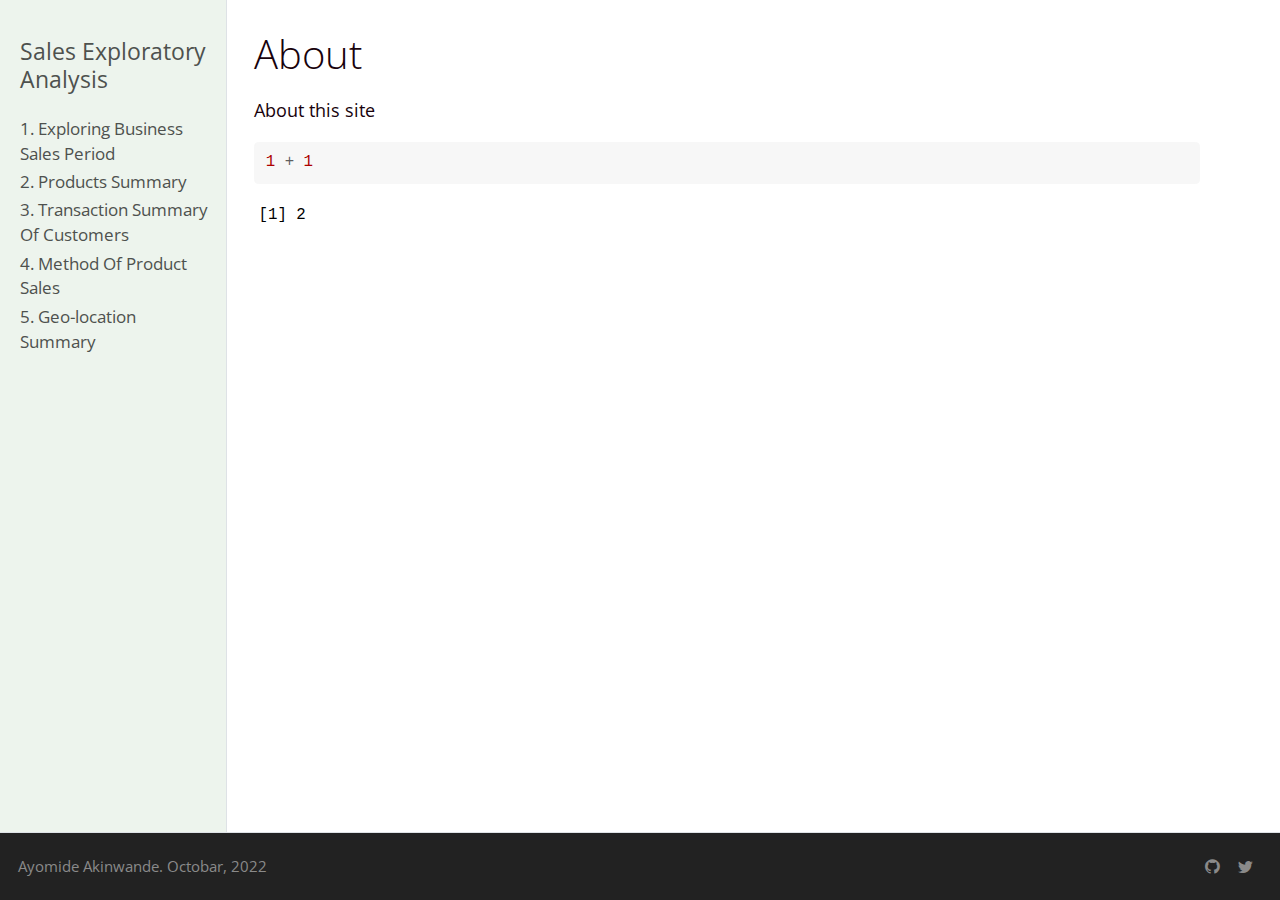
<file: docs/about.html>
<!DOCTYPE html>
<html xmlns="http://www.w3.org/1999/xhtml" lang="en" xml:lang="en"><head>

<meta charset="utf-8">
<meta name="generator" content="quarto-1.1.149">

<meta name="viewport" content="width=device-width, initial-scale=1.0, user-scalable=yes">


<title>About</title>
<style>
code{white-space: pre-wrap;}
span.smallcaps{font-variant: small-caps;}
div.columns{display: flex; gap: min(4vw, 1.5em);}
div.column{flex: auto; overflow-x: auto;}
div.hanging-indent{margin-left: 1.5em; text-indent: -1.5em;}
ul.task-list{list-style: none;}
ul.task-list li input[type="checkbox"] {
  width: 0.8em;
  margin: 0 0.8em 0.2em -1.6em;
  vertical-align: middle;
}
pre > code.sourceCode { white-space: pre; position: relative; }
pre > code.sourceCode > span { display: inline-block; line-height: 1.25; }
pre > code.sourceCode > span:empty { height: 1.2em; }
.sourceCode { overflow: visible; }
code.sourceCode > span { color: inherit; text-decoration: inherit; }
div.sourceCode { margin: 1em 0; }
pre.sourceCode { margin: 0; }
@media screen {
div.sourceCode { overflow: auto; }
}
@media print {
pre > code.sourceCode { white-space: pre-wrap; }
pre > code.sourceCode > span { text-indent: -5em; padding-left: 5em; }
}
pre.numberSource code
  { counter-reset: source-line 0; }
pre.numberSource code > span
  { position: relative; left: -4em; counter-increment: source-line; }
pre.numberSource code > span > a:first-child::before
  { content: counter(source-line);
    position: relative; left: -1em; text-align: right; vertical-align: baseline;
    border: none; display: inline-block;
    -webkit-touch-callout: none; -webkit-user-select: none;
    -khtml-user-select: none; -moz-user-select: none;
    -ms-user-select: none; user-select: none;
    padding: 0 4px; width: 4em;
    color: #aaaaaa;
  }
pre.numberSource { margin-left: 3em; border-left: 1px solid #aaaaaa;  padding-left: 4px; }
div.sourceCode
  {   }
@media screen {
pre > code.sourceCode > span > a:first-child::before { text-decoration: underline; }
}
code span.al { color: #ff0000; font-weight: bold; } /* Alert */
code span.an { color: #60a0b0; font-weight: bold; font-style: italic; } /* Annotation */
code span.at { color: #7d9029; } /* Attribute */
code span.bn { color: #40a070; } /* BaseN */
code span.bu { color: #008000; } /* BuiltIn */
code span.cf { color: #007020; font-weight: bold; } /* ControlFlow */
code span.ch { color: #4070a0; } /* Char */
code span.cn { color: #880000; } /* Constant */
code span.co { color: #60a0b0; font-style: italic; } /* Comment */
code span.cv { color: #60a0b0; font-weight: bold; font-style: italic; } /* CommentVar */
code span.do { color: #ba2121; font-style: italic; } /* Documentation */
code span.dt { color: #902000; } /* DataType */
code span.dv { color: #40a070; } /* DecVal */
code span.er { color: #ff0000; font-weight: bold; } /* Error */
code span.ex { } /* Extension */
code span.fl { color: #40a070; } /* Float */
code span.fu { color: #06287e; } /* Function */
code span.im { color: #008000; font-weight: bold; } /* Import */
code span.in { color: #60a0b0; font-weight: bold; font-style: italic; } /* Information */
code span.kw { color: #007020; font-weight: bold; } /* Keyword */
code span.op { color: #666666; } /* Operator */
code span.ot { color: #007020; } /* Other */
code span.pp { color: #bc7a00; } /* Preprocessor */
code span.sc { color: #4070a0; } /* SpecialChar */
code span.ss { color: #bb6688; } /* SpecialString */
code span.st { color: #4070a0; } /* String */
code span.va { color: #19177c; } /* Variable */
code span.vs { color: #4070a0; } /* VerbatimString */
code span.wa { color: #60a0b0; font-weight: bold; font-style: italic; } /* Warning */
</style>


<script src="site_libs/quarto-nav/quarto-nav.js"></script>
<script src="site_libs/quarto-nav/headroom.min.js"></script>
<script src="site_libs/clipboard/clipboard.min.js"></script>
<script src="site_libs/quarto-search/autocomplete.umd.js"></script>
<script src="site_libs/quarto-search/fuse.min.js"></script>
<script src="site_libs/quarto-search/quarto-search.js"></script>
<meta name="quarto:offset" content="./">
<script src="site_libs/quarto-html/quarto.js"></script>
<script src="site_libs/quarto-html/popper.min.js"></script>
<script src="site_libs/quarto-html/tippy.umd.min.js"></script>
<script src="site_libs/quarto-html/anchor.min.js"></script>
<link href="site_libs/quarto-html/tippy.css" rel="stylesheet">
<link href="site_libs/quarto-html/quarto-syntax-highlighting.css" rel="stylesheet" id="quarto-text-highlighting-styles">
<script src="site_libs/bootstrap/bootstrap.min.js"></script>
<link href="site_libs/bootstrap/bootstrap-icons.css" rel="stylesheet">
<link href="site_libs/bootstrap/bootstrap.min.css" rel="stylesheet" id="quarto-bootstrap" data-mode="light">
<script id="quarto-search-options" type="application/json">{
  "location": "sidebar",
  "copy-button": false,
  "collapse-after": 3,
  "panel-placement": "start",
  "type": "textbox",
  "limit": 20,
  "language": {
    "search-no-results-text": "No results",
    "search-matching-documents-text": "matching documents",
    "search-copy-link-title": "Copy link to search",
    "search-hide-matches-text": "Hide additional matches",
    "search-more-match-text": "more match in this document",
    "search-more-matches-text": "more matches in this document",
    "search-clear-button-title": "Clear",
    "search-detached-cancel-button-title": "Cancel",
    "search-submit-button-title": "Submit"
  }
}</script>


<link rel="stylesheet" href="styles.css">
</head>

<body class="nav-sidebar docked fullcontent">

<div id="quarto-search-results"></div>
  <header id="quarto-header" class="headroom fixed-top">
  <nav class="quarto-secondary-nav" data-bs-toggle="collapse" data-bs-target="#quarto-sidebar" aria-controls="quarto-sidebar" aria-expanded="false" aria-label="Toggle sidebar navigation" onclick="if (window.quartoToggleHeadroom) { window.quartoToggleHeadroom(); }">
    <div class="container-fluid d-flex justify-content-between">
      <h1 class="quarto-secondary-nav-title">About</h1>
      <button type="button" class="quarto-btn-toggle btn" aria-label="Show secondary navigation">
        <i class="bi bi-chevron-right"></i>
      </button>
    </div>
  </nav>
</header>
<!-- content -->
<div id="quarto-content" class="quarto-container page-columns page-rows-contents page-layout-article">
<!-- sidebar -->
  <nav id="quarto-sidebar" class="sidebar collapse sidebar-navigation docked overflow-auto">
    <div class="pt-lg-2 mt-2 text-left sidebar-header">
    <div class="sidebar-title mb-0 py-0">
      <a href="./">Sales Exploratory Analysis</a> 
    </div>
      </div>
    <div class="sidebar-menu-container"> 
    <ul class="list-unstyled mt-1">
        <li class="sidebar-item">
  <div class="sidebar-item-container"> 
  <a href="./index.html" class="sidebar-item-text sidebar-link">1. Exploring Business Sales Period</a>
  </div>
</li>
        <li class="sidebar-item">
  <div class="sidebar-item-container"> 
  <a href="./product.html" class="sidebar-item-text sidebar-link">2. Products Summary</a>
  </div>
</li>
        <li class="sidebar-item">
  <div class="sidebar-item-container"> 
  <a href="./customer.html" class="sidebar-item-text sidebar-link">3. Transaction Summary Of Customers</a>
  </div>
</li>
        <li class="sidebar-item">
  <div class="sidebar-item-container"> 
  <a href="./sales_channel.html" class="sidebar-item-text sidebar-link">4. Method Of Product Sales</a>
  </div>
</li>
        <li class="sidebar-item">
  <div class="sidebar-item-container"> 
  <a href="./location.html" class="sidebar-item-text sidebar-link">5. Geo-location Summary</a>
  </div>
</li>
    </ul>
    </div>
</nav>
<!-- margin-sidebar -->
    
<!-- main -->
<main class="content" id="quarto-document-content">

<header id="title-block-header" class="quarto-title-block default">
<div class="quarto-title">
<h1 class="title d-none d-lg-block">About</h1>
</div>



<div class="quarto-title-meta">

    
    
  </div>
  

</header>

<p>About this site</p>
<div class="cell">
<div class="sourceCode cell-code" id="cb1"><pre class="sourceCode r code-with-copy"><code class="sourceCode r"><span id="cb1-1"><a href="#cb1-1" aria-hidden="true" tabindex="-1"></a><span class="dv">1</span> <span class="sc">+</span> <span class="dv">1</span></span></code><button title="Copy to Clipboard" class="code-copy-button"><i class="bi"></i></button></pre></div>
<div class="cell-output cell-output-stdout">
<pre><code>[1] 2</code></pre>
</div>
</div>



</main> <!-- /main -->
<script id="quarto-html-after-body" type="application/javascript">
window.document.addEventListener("DOMContentLoaded", function (event) {
  const toggleBodyColorMode = (bsSheetEl) => {
    const mode = bsSheetEl.getAttribute("data-mode");
    const bodyEl = window.document.querySelector("body");
    if (mode === "dark") {
      bodyEl.classList.add("quarto-dark");
      bodyEl.classList.remove("quarto-light");
    } else {
      bodyEl.classList.add("quarto-light");
      bodyEl.classList.remove("quarto-dark");
    }
  }
  const toggleBodyColorPrimary = () => {
    const bsSheetEl = window.document.querySelector("link#quarto-bootstrap");
    if (bsSheetEl) {
      toggleBodyColorMode(bsSheetEl);
    }
  }
  toggleBodyColorPrimary();  
  const icon = "";
  const anchorJS = new window.AnchorJS();
  anchorJS.options = {
    placement: 'right',
    icon: icon
  };
  anchorJS.add('.anchored');
  const clipboard = new window.ClipboardJS('.code-copy-button', {
    target: function(trigger) {
      return trigger.previousElementSibling;
    }
  });
  clipboard.on('success', function(e) {
    // button target
    const button = e.trigger;
    // don't keep focus
    button.blur();
    // flash "checked"
    button.classList.add('code-copy-button-checked');
    var currentTitle = button.getAttribute("title");
    button.setAttribute("title", "Copied!");
    setTimeout(function() {
      button.setAttribute("title", currentTitle);
      button.classList.remove('code-copy-button-checked');
    }, 1000);
    // clear code selection
    e.clearSelection();
  });
  function tippyHover(el, contentFn) {
    const config = {
      allowHTML: true,
      content: contentFn,
      maxWidth: 500,
      delay: 100,
      arrow: false,
      appendTo: function(el) {
          return el.parentElement;
      },
      interactive: true,
      interactiveBorder: 10,
      theme: 'quarto',
      placement: 'bottom-start'
    };
    window.tippy(el, config); 
  }
  const noterefs = window.document.querySelectorAll('a[role="doc-noteref"]');
  for (var i=0; i<noterefs.length; i++) {
    const ref = noterefs[i];
    tippyHover(ref, function() {
      // use id or data attribute instead here
      let href = ref.getAttribute('data-footnote-href') || ref.getAttribute('href');
      try { href = new URL(href).hash; } catch {}
      const id = href.replace(/^#\/?/, "");
      const note = window.document.getElementById(id);
      return note.innerHTML;
    });
  }
  var bibliorefs = window.document.querySelectorAll('a[role="doc-biblioref"]');
  for (var i=0; i<bibliorefs.length; i++) {
    const ref = bibliorefs[i];
    const cites = ref.parentNode.getAttribute('data-cites').split(' ');
    tippyHover(ref, function() {
      var popup = window.document.createElement('div');
      cites.forEach(function(cite) {
        var citeDiv = window.document.createElement('div');
        citeDiv.classList.add('hanging-indent');
        citeDiv.classList.add('csl-entry');
        var biblioDiv = window.document.getElementById('ref-' + cite);
        if (biblioDiv) {
          citeDiv.innerHTML = biblioDiv.innerHTML;
        }
        popup.appendChild(citeDiv);
      });
      return popup.innerHTML;
    });
  }
});
</script>
</div> <!-- /content -->
<footer class="footer">
  <div class="nav-footer">
    <div class="nav-footer-left">Ayomide Akinwande. Octobar, 2022</div>   
    <div class="nav-footer-right">
      <ul class="footer-items list-unstyled">
    <li class="nav-item compact">
    <a class="nav-link" href="https://github.com">
      <i class="bi bi-github" role="img">
</i> 
    </a>
  </li>  
    <li class="nav-item compact">
    <a class="nav-link" href="https://twitter.com">
      <i class="bi bi-twitter" role="img">
</i> 
    </a>
  </li>  
</ul>
    </div>
  </div>
</footer>



</body></html>
</file>
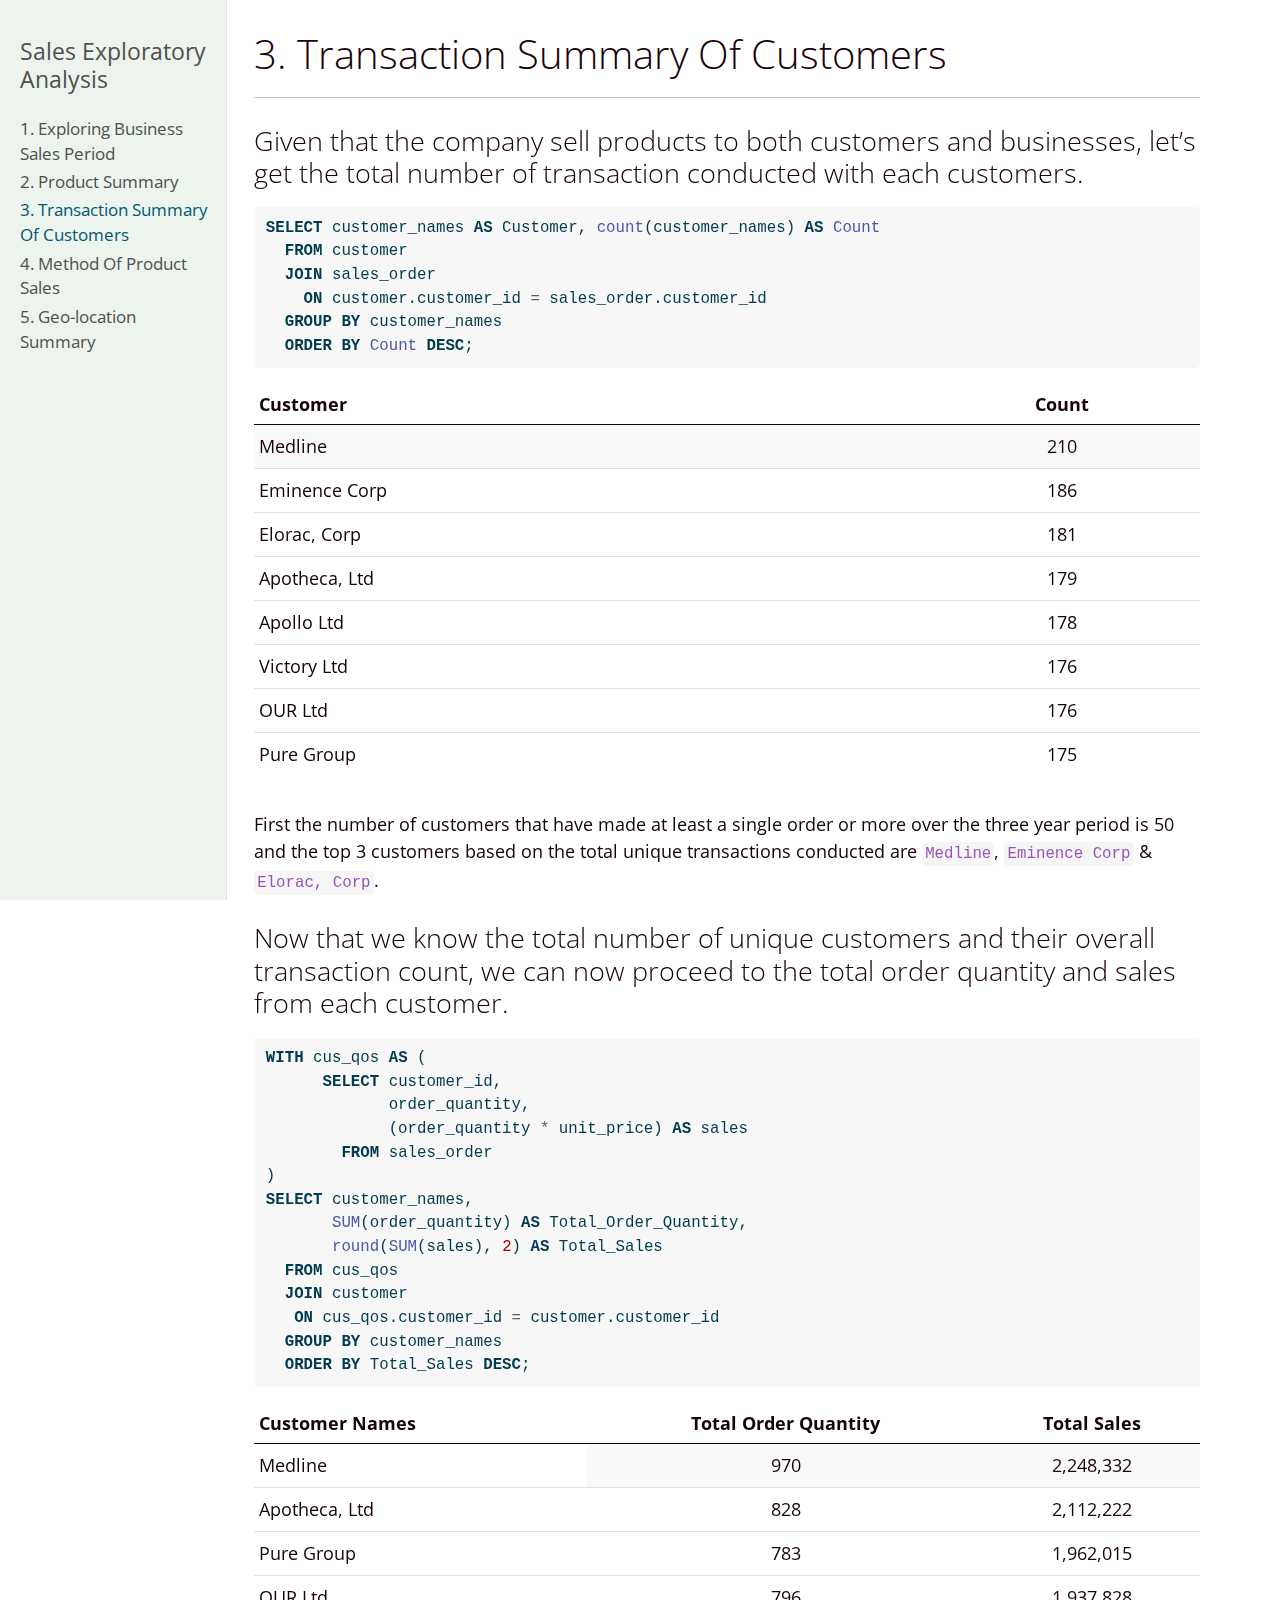
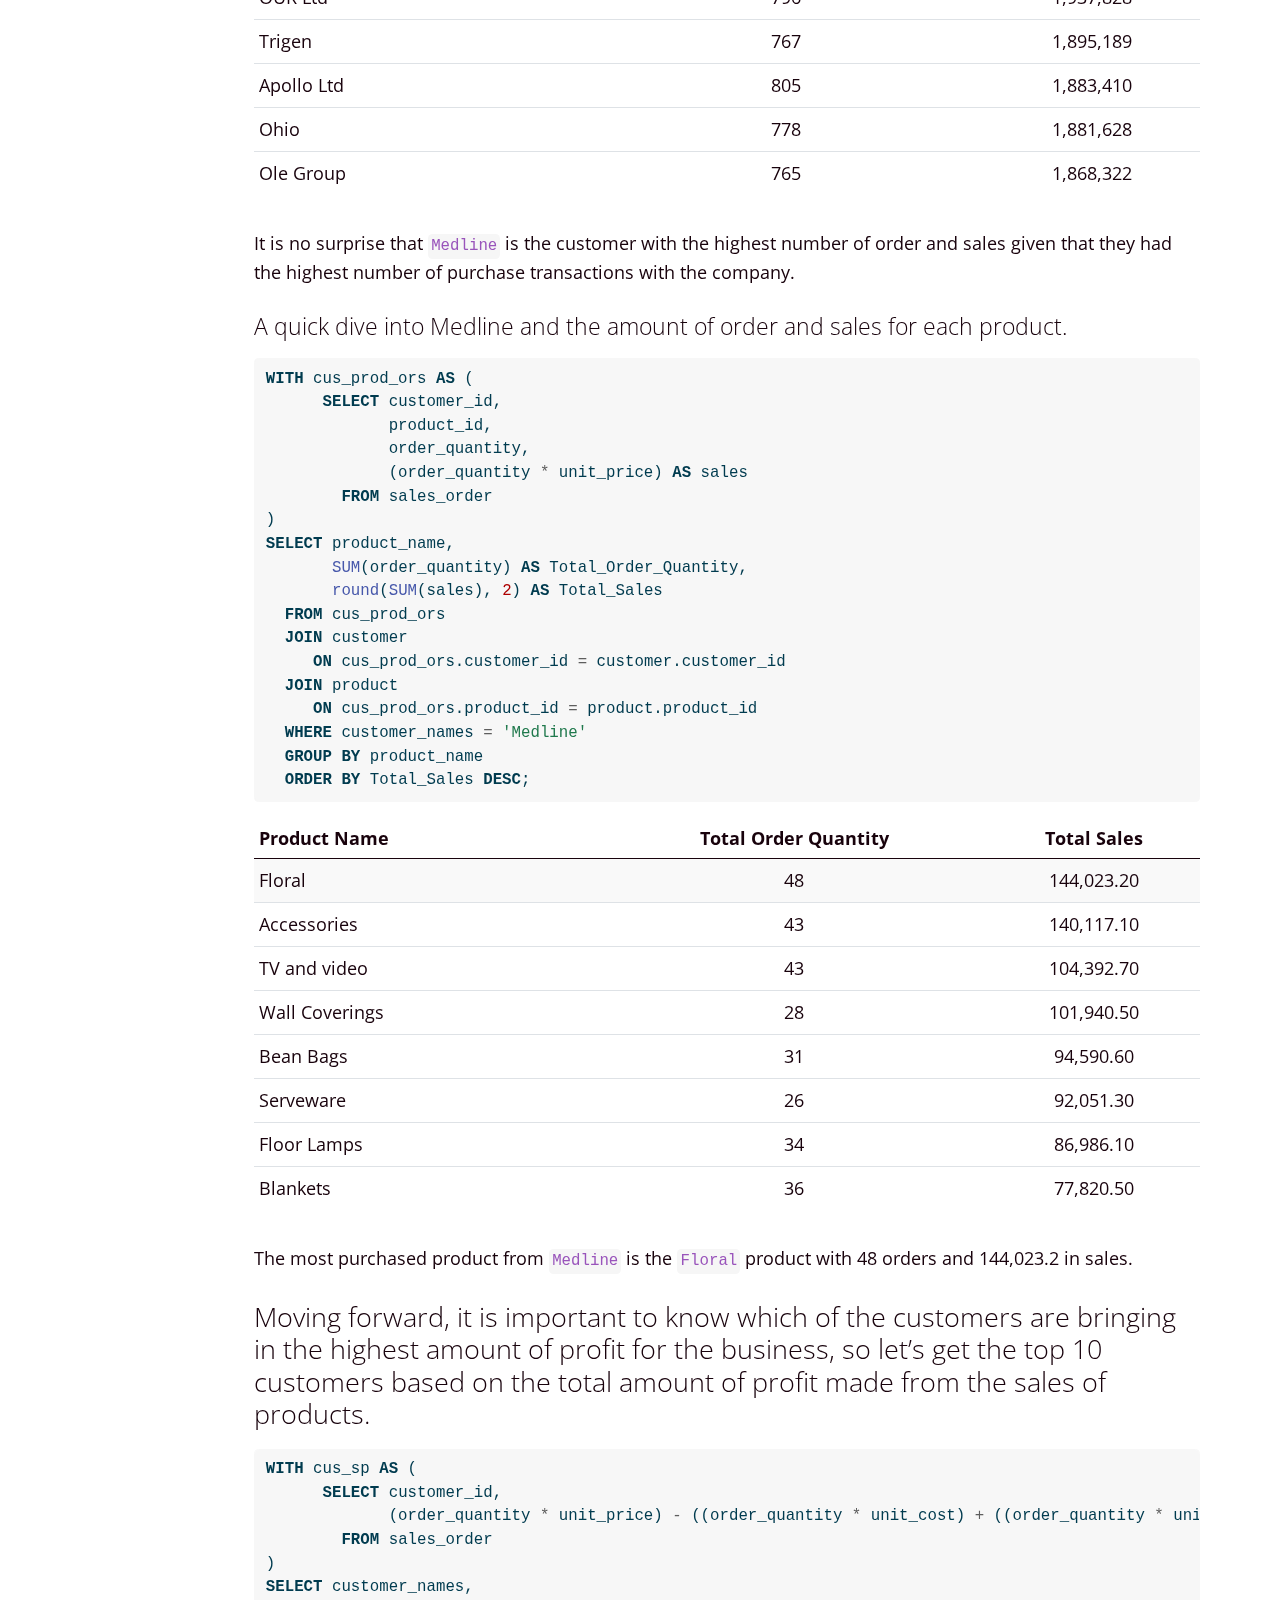
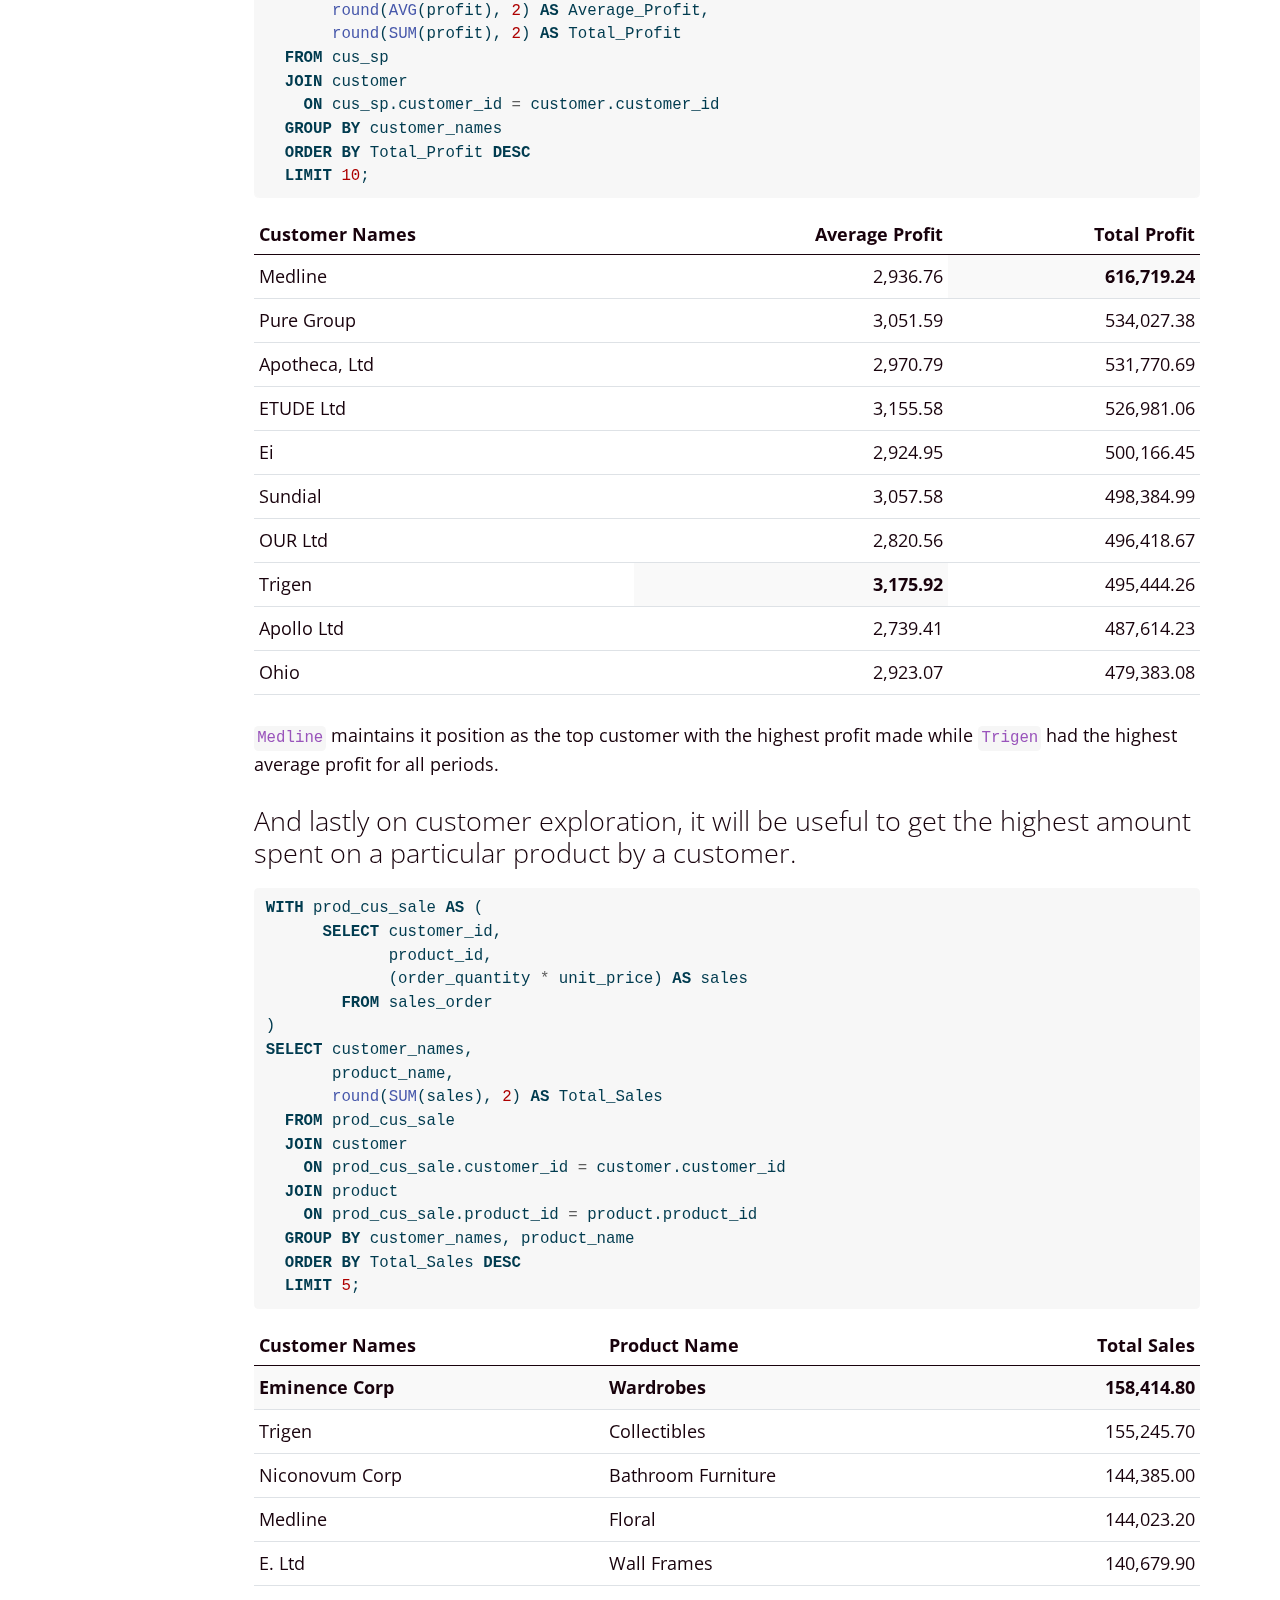
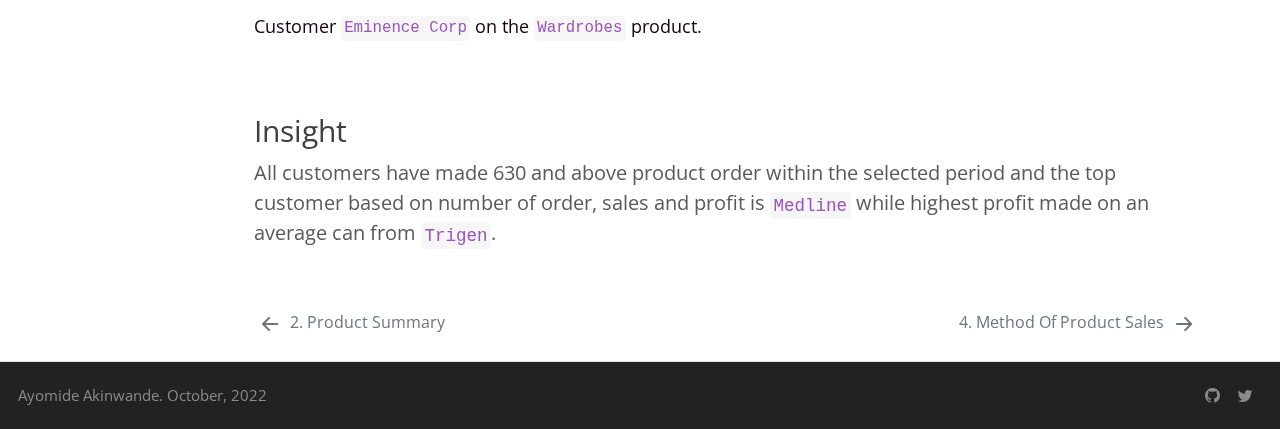
<file: docs/customer.html>
<!DOCTYPE html>
<html xmlns="http://www.w3.org/1999/xhtml" lang="en" xml:lang="en"><head>

<meta charset="utf-8">
<meta name="generator" content="quarto-1.1.149">

<meta name="viewport" content="width=device-width, initial-scale=1.0, user-scalable=yes">


<title>3. Transaction Summary Of Customers</title>
<style>
code{white-space: pre-wrap;}
span.smallcaps{font-variant: small-caps;}
div.columns{display: flex; gap: min(4vw, 1.5em);}
div.column{flex: auto; overflow-x: auto;}
div.hanging-indent{margin-left: 1.5em; text-indent: -1.5em;}
ul.task-list{list-style: none;}
ul.task-list li input[type="checkbox"] {
  width: 0.8em;
  margin: 0 0.8em 0.2em -1.6em;
  vertical-align: middle;
}
pre > code.sourceCode { white-space: pre; position: relative; }
pre > code.sourceCode > span { display: inline-block; line-height: 1.25; }
pre > code.sourceCode > span:empty { height: 1.2em; }
.sourceCode { overflow: visible; }
code.sourceCode > span { color: inherit; text-decoration: inherit; }
div.sourceCode { margin: 1em 0; }
pre.sourceCode { margin: 0; }
@media screen {
div.sourceCode { overflow: auto; }
}
@media print {
pre > code.sourceCode { white-space: pre-wrap; }
pre > code.sourceCode > span { text-indent: -5em; padding-left: 5em; }
}
pre.numberSource code
  { counter-reset: source-line 0; }
pre.numberSource code > span
  { position: relative; left: -4em; counter-increment: source-line; }
pre.numberSource code > span > a:first-child::before
  { content: counter(source-line);
    position: relative; left: -1em; text-align: right; vertical-align: baseline;
    border: none; display: inline-block;
    -webkit-touch-callout: none; -webkit-user-select: none;
    -khtml-user-select: none; -moz-user-select: none;
    -ms-user-select: none; user-select: none;
    padding: 0 4px; width: 4em;
    color: #aaaaaa;
  }
pre.numberSource { margin-left: 3em; border-left: 1px solid #aaaaaa;  padding-left: 4px; }
div.sourceCode
  {   }
@media screen {
pre > code.sourceCode > span > a:first-child::before { text-decoration: underline; }
}
code span.al { color: #ff0000; font-weight: bold; } /* Alert */
code span.an { color: #60a0b0; font-weight: bold; font-style: italic; } /* Annotation */
code span.at { color: #7d9029; } /* Attribute */
code span.bn { color: #40a070; } /* BaseN */
code span.bu { color: #008000; } /* BuiltIn */
code span.cf { color: #007020; font-weight: bold; } /* ControlFlow */
code span.ch { color: #4070a0; } /* Char */
code span.cn { color: #880000; } /* Constant */
code span.co { color: #60a0b0; font-style: italic; } /* Comment */
code span.cv { color: #60a0b0; font-weight: bold; font-style: italic; } /* CommentVar */
code span.do { color: #ba2121; font-style: italic; } /* Documentation */
code span.dt { color: #902000; } /* DataType */
code span.dv { color: #40a070; } /* DecVal */
code span.er { color: #ff0000; font-weight: bold; } /* Error */
code span.ex { } /* Extension */
code span.fl { color: #40a070; } /* Float */
code span.fu { color: #06287e; } /* Function */
code span.im { color: #008000; font-weight: bold; } /* Import */
code span.in { color: #60a0b0; font-weight: bold; font-style: italic; } /* Information */
code span.kw { color: #007020; font-weight: bold; } /* Keyword */
code span.op { color: #666666; } /* Operator */
code span.ot { color: #007020; } /* Other */
code span.pp { color: #bc7a00; } /* Preprocessor */
code span.sc { color: #4070a0; } /* SpecialChar */
code span.ss { color: #bb6688; } /* SpecialString */
code span.st { color: #4070a0; } /* String */
code span.va { color: #19177c; } /* Variable */
code span.vs { color: #4070a0; } /* VerbatimString */
code span.wa { color: #60a0b0; font-weight: bold; font-style: italic; } /* Warning */
</style>


<script src="site_libs/quarto-nav/quarto-nav.js"></script>
<script src="site_libs/quarto-nav/headroom.min.js"></script>
<script src="site_libs/clipboard/clipboard.min.js"></script>
<script src="site_libs/quarto-search/autocomplete.umd.js"></script>
<script src="site_libs/quarto-search/fuse.min.js"></script>
<script src="site_libs/quarto-search/quarto-search.js"></script>
<meta name="quarto:offset" content="./">
<link href="./sales_channel.html" rel="next">
<link href="./product.html" rel="prev">
<script src="site_libs/quarto-html/quarto.js"></script>
<script src="site_libs/quarto-html/popper.min.js"></script>
<script src="site_libs/quarto-html/tippy.umd.min.js"></script>
<script src="site_libs/quarto-html/anchor.min.js"></script>
<link href="site_libs/quarto-html/tippy.css" rel="stylesheet">
<link href="site_libs/quarto-html/quarto-syntax-highlighting.css" rel="stylesheet" id="quarto-text-highlighting-styles">
<script src="site_libs/bootstrap/bootstrap.min.js"></script>
<link href="site_libs/bootstrap/bootstrap-icons.css" rel="stylesheet">
<link href="site_libs/bootstrap/bootstrap.min.css" rel="stylesheet" id="quarto-bootstrap" data-mode="light">
<script id="quarto-search-options" type="application/json">{
  "location": "sidebar",
  "copy-button": false,
  "collapse-after": 3,
  "panel-placement": "start",
  "type": "textbox",
  "limit": 20,
  "language": {
    "search-no-results-text": "No results",
    "search-matching-documents-text": "matching documents",
    "search-copy-link-title": "Copy link to search",
    "search-hide-matches-text": "Hide additional matches",
    "search-more-match-text": "more match in this document",
    "search-more-matches-text": "more matches in this document",
    "search-clear-button-title": "Clear",
    "search-detached-cancel-button-title": "Cancel",
    "search-submit-button-title": "Submit"
  }
}</script>


</head>

<body class="nav-sidebar docked fullcontent">

<div id="quarto-search-results"></div>
  <header id="quarto-header" class="headroom fixed-top">
  <nav class="quarto-secondary-nav" data-bs-toggle="collapse" data-bs-target="#quarto-sidebar" aria-controls="quarto-sidebar" aria-expanded="false" aria-label="Toggle sidebar navigation" onclick="if (window.quartoToggleHeadroom) { window.quartoToggleHeadroom(); }">
    <div class="container-fluid d-flex justify-content-between">
      <h1 class="quarto-secondary-nav-title">3. Transaction Summary Of Customers</h1>
      <button type="button" class="quarto-btn-toggle btn" aria-label="Show secondary navigation">
        <i class="bi bi-chevron-right"></i>
      </button>
    </div>
  </nav>
</header>
<!-- content -->
<div id="quarto-content" class="quarto-container page-columns page-rows-contents page-layout-article">
<!-- sidebar -->
  <nav id="quarto-sidebar" class="sidebar collapse sidebar-navigation docked overflow-auto">
    <div class="pt-lg-2 mt-2 text-left sidebar-header">
    <div class="sidebar-title mb-0 py-0">
      <a href="./">Sales Exploratory Analysis</a> 
    </div>
      </div>
    <div class="sidebar-menu-container"> 
    <ul class="list-unstyled mt-1">
        <li class="sidebar-item">
  <div class="sidebar-item-container"> 
  <a href="./index.html" class="sidebar-item-text sidebar-link">1. Exploring Business Sales Period</a>
  </div>
</li>
        <li class="sidebar-item">
  <div class="sidebar-item-container"> 
  <a href="./product.html" class="sidebar-item-text sidebar-link">2. Product Summary</a>
  </div>
</li>
        <li class="sidebar-item">
  <div class="sidebar-item-container"> 
  <a href="./customer.html" class="sidebar-item-text sidebar-link active">3. Transaction Summary Of Customers</a>
  </div>
</li>
        <li class="sidebar-item">
  <div class="sidebar-item-container"> 
  <a href="./sales_channel.html" class="sidebar-item-text sidebar-link">4. Method Of Product Sales</a>
  </div>
</li>
        <li class="sidebar-item">
  <div class="sidebar-item-container"> 
  <a href="./location.html" class="sidebar-item-text sidebar-link">5. Geo-location Summary</a>
  </div>
</li>
    </ul>
    </div>
</nav>
<!-- margin-sidebar -->
    
<!-- main -->
<main class="content" id="quarto-document-content">

<header id="title-block-header" class="quarto-title-block default">
<div class="quarto-title">
<h1 class="title d-none d-lg-block">3. Transaction Summary Of Customers</h1>
</div>



<div class="quarto-title-meta">

    
    
  </div>
  

</header>

<hr>
<section id="given-that-the-company-sell-products-to-both-customers-and-businesses-lets-get-the-total-number-of-transaction-conducted-with-each-customers." class="level3">
<h3 class="anchored" data-anchor-id="given-that-the-company-sell-products-to-both-customers-and-businesses-lets-get-the-total-number-of-transaction-conducted-with-each-customers.">Given that the company sell products to both customers and businesses, let’s get the total number of transaction conducted with each customers.</h3>
<div class="cell">
<div class="sourceCode cell-code" id="cb1"><pre class="sourceCode sql code-with-copy"><code class="sourceCode sql"><span id="cb1-1"><a href="#cb1-1" aria-hidden="true" tabindex="-1"></a><span class="kw">SELECT</span> customer_names <span class="kw">AS</span> Customer, <span class="fu">count</span>(customer_names) <span class="kw">AS</span> <span class="fu">Count</span></span>
<span id="cb1-2"><a href="#cb1-2" aria-hidden="true" tabindex="-1"></a>  <span class="kw">FROM</span> customer</span>
<span id="cb1-3"><a href="#cb1-3" aria-hidden="true" tabindex="-1"></a>  <span class="kw">JOIN</span> sales_order</span>
<span id="cb1-4"><a href="#cb1-4" aria-hidden="true" tabindex="-1"></a>    <span class="kw">ON</span> customer.customer_id <span class="op">=</span> sales_order.customer_id</span>
<span id="cb1-5"><a href="#cb1-5" aria-hidden="true" tabindex="-1"></a>  <span class="kw">GROUP</span> <span class="kw">BY</span> customer_names</span>
<span id="cb1-6"><a href="#cb1-6" aria-hidden="true" tabindex="-1"></a>  <span class="kw">ORDER</span> <span class="kw">BY</span> <span class="fu">Count</span> <span class="kw">DESC</span>;</span></code><button title="Copy to Clipboard" class="code-copy-button"><i class="bi"></i></button></pre></div>
</div>
<div class="cell">
<div class="cell-output-display">

<div id="diczeckijy" style="overflow-x:auto;overflow-y:auto;width:auto;height:380px;">
<style>html {
  font-family: -apple-system, BlinkMacSystemFont, 'Segoe UI', Roboto, Oxygen, Ubuntu, Cantarell, 'Helvetica Neue', 'Fira Sans', 'Droid Sans', Arial, sans-serif;
}

:where(#diczeckijy) .gt_table {
  display: table;
  border-collapse: collapse;
  margin-left: auto;
  margin-right: auto;
  color: #333333;
  font-size: 16px;
  font-weight: normal;
  font-style: normal;
  background-color: #FFFFFF;
  width: auto;
  border-top-style: solid;
  border-top-width: 2px;
  border-top-color: #A8A8A8;
  border-right-style: none;
  border-right-width: 2px;
  border-right-color: #D3D3D3;
  border-bottom-style: solid;
  border-bottom-width: 2px;
  border-bottom-color: #A8A8A8;
  border-left-style: none;
  border-left-width: 2px;
  border-left-color: #D3D3D3;
}

:where(#diczeckijy) .gt_heading {
  background-color: #FFFFFF;
  text-align: center;
  border-bottom-color: #FFFFFF;
  border-left-style: none;
  border-left-width: 1px;
  border-left-color: #D3D3D3;
  border-right-style: none;
  border-right-width: 1px;
  border-right-color: #D3D3D3;
}

:where(#diczeckijy) .gt_title {
  color: #333333;
  font-size: 125%;
  font-weight: initial;
  padding-top: 4px;
  padding-bottom: 4px;
  padding-left: 5px;
  padding-right: 5px;
  border-bottom-color: #FFFFFF;
  border-bottom-width: 0;
}

:where(#diczeckijy) .gt_subtitle {
  color: #333333;
  font-size: 85%;
  font-weight: initial;
  padding-top: 0;
  padding-bottom: 6px;
  padding-left: 5px;
  padding-right: 5px;
  border-top-color: #FFFFFF;
  border-top-width: 0;
}

:where(#diczeckijy) .gt_bottom_border {
  border-bottom-style: solid;
  border-bottom-width: 2px;
  border-bottom-color: #D3D3D3;
}

:where(#diczeckijy) .gt_col_headings {
  border-top-style: solid;
  border-top-width: 2px;
  border-top-color: #D3D3D3;
  border-bottom-style: solid;
  border-bottom-width: 2px;
  border-bottom-color: #6E6E6E;
  border-left-style: none;
  border-left-width: 1px;
  border-left-color: #D3D3D3;
  border-right-style: none;
  border-right-width: 1px;
  border-right-color: #D3D3D3;
}

:where(#diczeckijy) .gt_col_heading {
  color: #333333;
  background-color: #FFFFFF;
  font-size: 100%;
  font-weight: bold;
  text-transform: inherit;
  border-left-style: none;
  border-left-width: 1px;
  border-left-color: #D3D3D3;
  border-right-style: none;
  border-right-width: 1px;
  border-right-color: #D3D3D3;
  vertical-align: bottom;
  padding-top: 5px;
  padding-bottom: 6px;
  padding-left: 5px;
  padding-right: 5px;
  overflow-x: hidden;
}

:where(#diczeckijy) .gt_column_spanner_outer {
  color: #333333;
  background-color: #FFFFFF;
  font-size: 100%;
  font-weight: bold;
  text-transform: inherit;
  padding-top: 0;
  padding-bottom: 0;
  padding-left: 4px;
  padding-right: 4px;
}

:where(#diczeckijy) .gt_column_spanner_outer:first-child {
  padding-left: 0;
}

:where(#diczeckijy) .gt_column_spanner_outer:last-child {
  padding-right: 0;
}

:where(#diczeckijy) .gt_column_spanner {
  border-bottom-style: solid;
  border-bottom-width: 2px;
  border-bottom-color: #6E6E6E;
  vertical-align: bottom;
  padding-top: 5px;
  padding-bottom: 5px;
  overflow-x: hidden;
  display: inline-block;
  width: 100%;
}

:where(#diczeckijy) .gt_group_heading {
  padding-top: 8px;
  padding-bottom: 8px;
  padding-left: 5px;
  padding-right: 5px;
  color: #333333;
  background-color: #FFFFFF;
  font-size: 100%;
  font-weight: initial;
  text-transform: inherit;
  border-top-style: solid;
  border-top-width: 2px;
  border-top-color: #D3D3D3;
  border-bottom-style: solid;
  border-bottom-width: 2px;
  border-bottom-color: #D3D3D3;
  border-left-style: none;
  border-left-width: 1px;
  border-left-color: #D3D3D3;
  border-right-style: none;
  border-right-width: 1px;
  border-right-color: #D3D3D3;
  vertical-align: middle;
}

:where(#diczeckijy) .gt_empty_group_heading {
  padding: 0.5px;
  color: #333333;
  background-color: #FFFFFF;
  font-size: 100%;
  font-weight: initial;
  border-top-style: solid;
  border-top-width: 2px;
  border-top-color: #D3D3D3;
  border-bottom-style: solid;
  border-bottom-width: 2px;
  border-bottom-color: #D3D3D3;
  vertical-align: middle;
}

:where(#diczeckijy) .gt_from_md > :first-child {
  margin-top: 0;
}

:where(#diczeckijy) .gt_from_md > :last-child {
  margin-bottom: 0;
}

:where(#diczeckijy) .gt_row {
  padding-top: 8px;
  padding-bottom: 8px;
  padding-left: 5px;
  padding-right: 5px;
  margin: 10px;
  border-top-style: solid;
  border-top-width: 1px;
  border-top-color: #D3D3D3;
  border-left-style: none;
  border-left-width: 1px;
  border-left-color: #D3D3D3;
  border-right-style: none;
  border-right-width: 1px;
  border-right-color: #D3D3D3;
  vertical-align: middle;
  overflow-x: hidden;
}

:where(#diczeckijy) .gt_stub {
  color: #333333;
  background-color: #FFFFFF;
  font-size: 100%;
  font-weight: initial;
  text-transform: inherit;
  border-right-style: solid;
  border-right-width: 2px;
  border-right-color: #D3D3D3;
  padding-left: 5px;
  padding-right: 5px;
}

:where(#diczeckijy) .gt_stub_row_group {
  color: #333333;
  background-color: #FFFFFF;
  font-size: 100%;
  font-weight: initial;
  text-transform: inherit;
  border-right-style: solid;
  border-right-width: 2px;
  border-right-color: #D3D3D3;
  padding-left: 5px;
  padding-right: 5px;
  vertical-align: top;
}

:where(#diczeckijy) .gt_row_group_first td {
  border-top-width: 2px;
}

:where(#diczeckijy) .gt_summary_row {
  color: #333333;
  background-color: #FFFFFF;
  text-transform: inherit;
  padding-top: 8px;
  padding-bottom: 8px;
  padding-left: 5px;
  padding-right: 5px;
}

:where(#diczeckijy) .gt_first_summary_row {
  border-top-style: solid;
  border-top-color: #D3D3D3;
}

:where(#diczeckijy) .gt_first_summary_row.thick {
  border-top-width: 2px;
}

:where(#diczeckijy) .gt_last_summary_row {
  padding-top: 8px;
  padding-bottom: 8px;
  padding-left: 5px;
  padding-right: 5px;
  border-bottom-style: solid;
  border-bottom-width: 2px;
  border-bottom-color: #D3D3D3;
}

:where(#diczeckijy) .gt_grand_summary_row {
  color: #333333;
  background-color: #FFFFFF;
  text-transform: inherit;
  padding-top: 8px;
  padding-bottom: 8px;
  padding-left: 5px;
  padding-right: 5px;
}

:where(#diczeckijy) .gt_first_grand_summary_row {
  padding-top: 8px;
  padding-bottom: 8px;
  padding-left: 5px;
  padding-right: 5px;
  border-top-style: double;
  border-top-width: 6px;
  border-top-color: #D3D3D3;
}

:where(#diczeckijy) .gt_striped {
  background-color: rgba(128, 128, 128, 0.05);
}

:where(#diczeckijy) .gt_table_body {
  border-top-style: solid;
  border-top-width: 2px;
  border-top-color: #D3D3D3;
  border-bottom-style: solid;
  border-bottom-width: 2px;
  border-bottom-color: #D3D3D3;
}

:where(#diczeckijy) .gt_footnotes {
  color: #333333;
  background-color: #FFFFFF;
  border-bottom-style: none;
  border-bottom-width: 2px;
  border-bottom-color: #D3D3D3;
  border-left-style: none;
  border-left-width: 2px;
  border-left-color: #D3D3D3;
  border-right-style: none;
  border-right-width: 2px;
  border-right-color: #D3D3D3;
}

:where(#diczeckijy) .gt_footnote {
  margin: 0px;
  font-size: 90%;
  padding-left: 4px;
  padding-right: 4px;
  padding-left: 5px;
  padding-right: 5px;
}

:where(#diczeckijy) .gt_sourcenotes {
  color: #333333;
  background-color: #FFFFFF;
  border-bottom-style: none;
  border-bottom-width: 2px;
  border-bottom-color: #D3D3D3;
  border-left-style: none;
  border-left-width: 2px;
  border-left-color: #D3D3D3;
  border-right-style: none;
  border-right-width: 2px;
  border-right-color: #D3D3D3;
}

:where(#diczeckijy) .gt_sourcenote {
  font-size: 90%;
  padding-top: 4px;
  padding-bottom: 4px;
  padding-left: 5px;
  padding-right: 5px;
}

:where(#diczeckijy) .gt_left {
  text-align: left;
}

:where(#diczeckijy) .gt_center {
  text-align: center;
}

:where(#diczeckijy) .gt_right {
  text-align: right;
  font-variant-numeric: tabular-nums;
}

:where(#diczeckijy) .gt_font_normal {
  font-weight: normal;
}

:where(#diczeckijy) .gt_font_bold {
  font-weight: bold;
}

:where(#diczeckijy) .gt_font_italic {
  font-style: italic;
}

:where(#diczeckijy) .gt_super {
  font-size: 65%;
}

:where(#diczeckijy) .gt_footnote_marks {
  font-style: italic;
  font-weight: normal;
  font-size: 75%;
  vertical-align: 0.4em;
}

:where(#diczeckijy) .gt_asterisk {
  font-size: 100%;
  vertical-align: 0;
}

:where(#diczeckijy) .gt_indent_1 {
  text-indent: 5px;
}

:where(#diczeckijy) .gt_indent_2 {
  text-indent: 10px;
}

:where(#diczeckijy) .gt_indent_3 {
  text-indent: 15px;
}

:where(#diczeckijy) .gt_indent_4 {
  text-indent: 20px;
}

:where(#diczeckijy) .gt_indent_5 {
  text-indent: 25px;
}
</style>
<table class="gt_table">
  
  <thead class="gt_col_headings">
    <tr>
      <th class="gt_col_heading gt_columns_bottom_border gt_left" rowspan="1" colspan="1" scope="col">Customer</th>
      <th class="gt_col_heading gt_columns_bottom_border gt_center" rowspan="1" colspan="1" scope="col">Count</th>
    </tr>
  </thead>
  <tbody class="gt_table_body">
    <tr><td class="gt_row gt_left" style="background-color: rgba(247,247,247,0.8); font-weight: normal;">Medline</td>
<td class="gt_row gt_center" style="background-color: rgba(247,247,247,0.8); font-weight: normal;">210</td></tr>
    <tr><td class="gt_row gt_left">Eminence Corp</td>
<td class="gt_row gt_center">186</td></tr>
    <tr><td class="gt_row gt_left">Elorac, Corp</td>
<td class="gt_row gt_center">181</td></tr>
    <tr><td class="gt_row gt_left">Apotheca, Ltd</td>
<td class="gt_row gt_center">179</td></tr>
    <tr><td class="gt_row gt_left">Apollo Ltd</td>
<td class="gt_row gt_center">178</td></tr>
    <tr><td class="gt_row gt_left">Victory Ltd</td>
<td class="gt_row gt_center">176</td></tr>
    <tr><td class="gt_row gt_left">OUR Ltd</td>
<td class="gt_row gt_center">176</td></tr>
    <tr><td class="gt_row gt_left">Pure Group</td>
<td class="gt_row gt_center">175</td></tr>
    <tr><td class="gt_row gt_left">OHTA'S Corp</td>
<td class="gt_row gt_center">173</td></tr>
    <tr><td class="gt_row gt_left">Fenwal, Corp</td>
<td class="gt_row gt_center">172</td></tr>
    <tr><td class="gt_row gt_left">Ole Group</td>
<td class="gt_row gt_center">171</td></tr>
    <tr><td class="gt_row gt_left">Ei</td>
<td class="gt_row gt_center">171</td></tr>
    <tr><td class="gt_row gt_left">Niconovum Corp</td>
<td class="gt_row gt_center">168</td></tr>
    <tr><td class="gt_row gt_left">ETUDE Ltd</td>
<td class="gt_row gt_center">167</td></tr>
    <tr><td class="gt_row gt_left">Pacific Ltd</td>
<td class="gt_row gt_center">167</td></tr>
    <tr><td class="gt_row gt_left">Qualitest</td>
<td class="gt_row gt_center">165</td></tr>
    <tr><td class="gt_row gt_left">Ohio</td>
<td class="gt_row gt_center">164</td></tr>
    <tr><td class="gt_row gt_left">E. Ltd</td>
<td class="gt_row gt_center">164</td></tr>
    <tr><td class="gt_row gt_left">Sundial</td>
<td class="gt_row gt_center">163</td></tr>
    <tr><td class="gt_row gt_left">Prasco Group</td>
<td class="gt_row gt_center">162</td></tr>
    <tr><td class="gt_row gt_left">Llorens Ltd</td>
<td class="gt_row gt_center">161</td></tr>
    <tr><td class="gt_row gt_left">Weimei Corp</td>
<td class="gt_row gt_center">161</td></tr>
    <tr><td class="gt_row gt_left">Procter Corp</td>
<td class="gt_row gt_center">159</td></tr>
    <tr><td class="gt_row gt_left">S.S.S. Group</td>
<td class="gt_row gt_center">159</td></tr>
    <tr><td class="gt_row gt_left">21st Ltd</td>
<td class="gt_row gt_center">158</td></tr>
    <tr><td class="gt_row gt_left">U.S. Ltd</td>
<td class="gt_row gt_center">157</td></tr>
    <tr><td class="gt_row gt_left">Linde</td>
<td class="gt_row gt_center">157</td></tr>
    <tr><td class="gt_row gt_left">O.E. Ltd</td>
<td class="gt_row gt_center">156</td></tr>
    <tr><td class="gt_row gt_left">Nipro</td>
<td class="gt_row gt_center">156</td></tr>
    <tr><td class="gt_row gt_left">Winthrop</td>
<td class="gt_row gt_center">156</td></tr>
    <tr><td class="gt_row gt_left">Trigen</td>
<td class="gt_row gt_center">156</td></tr>
    <tr><td class="gt_row gt_left">Mylan Corp</td>
<td class="gt_row gt_center">153</td></tr>
    <tr><td class="gt_row gt_left">New Ltd</td>
<td class="gt_row gt_center">153</td></tr>
    <tr><td class="gt_row gt_left">AuroMedics Corp</td>
<td class="gt_row gt_center">152</td></tr>
    <tr><td class="gt_row gt_left">Avon Corp</td>
<td class="gt_row gt_center">152</td></tr>
    <tr><td class="gt_row gt_left">Uriel Group</td>
<td class="gt_row gt_center">152</td></tr>
    <tr><td class="gt_row gt_left">Bare</td>
<td class="gt_row gt_center">152</td></tr>
    <tr><td class="gt_row gt_left">Exact-Rx, Corp</td>
<td class="gt_row gt_center">151</td></tr>
    <tr><td class="gt_row gt_left">Burt's Corp</td>
<td class="gt_row gt_center">151</td></tr>
    <tr><td class="gt_row gt_left">Select</td>
<td class="gt_row gt_center">150</td></tr>
    <tr><td class="gt_row gt_left">Ascend Ltd</td>
<td class="gt_row gt_center">150</td></tr>
    <tr><td class="gt_row gt_left">Amylin Group</td>
<td class="gt_row gt_center">145</td></tr>
    <tr><td class="gt_row gt_left">Dharma Ltd</td>
<td class="gt_row gt_center">145</td></tr>
    <tr><td class="gt_row gt_left">Wuxi Group</td>
<td class="gt_row gt_center">144</td></tr>
    <tr><td class="gt_row gt_left">PEDIFIX, Corp</td>
<td class="gt_row gt_center">143</td></tr>
    <tr><td class="gt_row gt_left">Rochester Ltd</td>
<td class="gt_row gt_center">142</td></tr>
    <tr><td class="gt_row gt_left">Medsep Group</td>
<td class="gt_row gt_center">142</td></tr>
    <tr><td class="gt_row gt_left">Capweld</td>
<td class="gt_row gt_center">140</td></tr>
    <tr><td class="gt_row gt_left">3LAB, Ltd</td>
<td class="gt_row gt_center">135</td></tr>
    <tr><td class="gt_row gt_left">WakeFern</td>
<td class="gt_row gt_center">135</td></tr>
  </tbody>
  
  
</table>
</div>
</div>
</div>
<p><br></p>
<p>First the number of customers that have made at least a single order or more over the three year period is 50 and the top 3 customers based on the total unique transactions conducted are <code>Medline</code>, <code>Eminence Corp</code> &amp; <code>Elorac, Corp</code>.</p>
</section>
<section id="now-that-we-know-the-total-number-of-unique-customers-and-their-overall-transaction-count-we-can-now-proceed-to-the-total-order-quantity-and-sales-from-each-customer." class="level3">
<h3 class="anchored" data-anchor-id="now-that-we-know-the-total-number-of-unique-customers-and-their-overall-transaction-count-we-can-now-proceed-to-the-total-order-quantity-and-sales-from-each-customer.">Now that we know the total number of unique customers and their overall transaction count, we can now proceed to the total order quantity and sales from each customer.</h3>
<div class="cell">
<div class="sourceCode cell-code" id="cb2"><pre class="sourceCode sql code-with-copy"><code class="sourceCode sql"><span id="cb2-1"><a href="#cb2-1" aria-hidden="true" tabindex="-1"></a><span class="kw">WITH</span> cus_qos <span class="kw">AS</span> (</span>
<span id="cb2-2"><a href="#cb2-2" aria-hidden="true" tabindex="-1"></a>      <span class="kw">SELECT</span> customer_id,</span>
<span id="cb2-3"><a href="#cb2-3" aria-hidden="true" tabindex="-1"></a>             order_quantity,</span>
<span id="cb2-4"><a href="#cb2-4" aria-hidden="true" tabindex="-1"></a>             (order_quantity <span class="op">*</span> unit_price) <span class="kw">AS</span> sales</span>
<span id="cb2-5"><a href="#cb2-5" aria-hidden="true" tabindex="-1"></a>        <span class="kw">FROM</span> sales_order</span>
<span id="cb2-6"><a href="#cb2-6" aria-hidden="true" tabindex="-1"></a>)</span>
<span id="cb2-7"><a href="#cb2-7" aria-hidden="true" tabindex="-1"></a><span class="kw">SELECT</span> customer_names,</span>
<span id="cb2-8"><a href="#cb2-8" aria-hidden="true" tabindex="-1"></a>       <span class="fu">SUM</span>(order_quantity) <span class="kw">AS</span> Total_Order_Quantity,</span>
<span id="cb2-9"><a href="#cb2-9" aria-hidden="true" tabindex="-1"></a>       <span class="fu">round</span>(<span class="fu">SUM</span>(sales), <span class="dv">2</span>) <span class="kw">AS</span> Total_Sales</span>
<span id="cb2-10"><a href="#cb2-10" aria-hidden="true" tabindex="-1"></a>  <span class="kw">FROM</span> cus_qos</span>
<span id="cb2-11"><a href="#cb2-11" aria-hidden="true" tabindex="-1"></a>  <span class="kw">JOIN</span> customer</span>
<span id="cb2-12"><a href="#cb2-12" aria-hidden="true" tabindex="-1"></a>   <span class="kw">ON</span> cus_qos.customer_id <span class="op">=</span> customer.customer_id</span>
<span id="cb2-13"><a href="#cb2-13" aria-hidden="true" tabindex="-1"></a>  <span class="kw">GROUP</span> <span class="kw">BY</span> customer_names</span>
<span id="cb2-14"><a href="#cb2-14" aria-hidden="true" tabindex="-1"></a>  <span class="kw">ORDER</span> <span class="kw">BY</span> Total_Sales <span class="kw">DESC</span>;</span></code><button title="Copy to Clipboard" class="code-copy-button"><i class="bi"></i></button></pre></div>
</div>
<div class="cell">
<div class="cell-output-display">

<div id="zpjzvgsfzz" style="overflow-x:auto;overflow-y:auto;width:auto;height:380px;">
<style>html {
  font-family: -apple-system, BlinkMacSystemFont, 'Segoe UI', Roboto, Oxygen, Ubuntu, Cantarell, 'Helvetica Neue', 'Fira Sans', 'Droid Sans', Arial, sans-serif;
}

:where(#zpjzvgsfzz) .gt_table {
  display: table;
  border-collapse: collapse;
  margin-left: auto;
  margin-right: auto;
  color: #333333;
  font-size: 16px;
  font-weight: normal;
  font-style: normal;
  background-color: #FFFFFF;
  width: auto;
  border-top-style: solid;
  border-top-width: 2px;
  border-top-color: #A8A8A8;
  border-right-style: none;
  border-right-width: 2px;
  border-right-color: #D3D3D3;
  border-bottom-style: solid;
  border-bottom-width: 2px;
  border-bottom-color: #A8A8A8;
  border-left-style: none;
  border-left-width: 2px;
  border-left-color: #D3D3D3;
}

:where(#zpjzvgsfzz) .gt_heading {
  background-color: #FFFFFF;
  text-align: center;
  border-bottom-color: #FFFFFF;
  border-left-style: none;
  border-left-width: 1px;
  border-left-color: #D3D3D3;
  border-right-style: none;
  border-right-width: 1px;
  border-right-color: #D3D3D3;
}

:where(#zpjzvgsfzz) .gt_title {
  color: #333333;
  font-size: 125%;
  font-weight: initial;
  padding-top: 4px;
  padding-bottom: 4px;
  padding-left: 5px;
  padding-right: 5px;
  border-bottom-color: #FFFFFF;
  border-bottom-width: 0;
}

:where(#zpjzvgsfzz) .gt_subtitle {
  color: #333333;
  font-size: 85%;
  font-weight: initial;
  padding-top: 0;
  padding-bottom: 6px;
  padding-left: 5px;
  padding-right: 5px;
  border-top-color: #FFFFFF;
  border-top-width: 0;
}

:where(#zpjzvgsfzz) .gt_bottom_border {
  border-bottom-style: solid;
  border-bottom-width: 2px;
  border-bottom-color: #D3D3D3;
}

:where(#zpjzvgsfzz) .gt_col_headings {
  border-top-style: solid;
  border-top-width: 2px;
  border-top-color: #D3D3D3;
  border-bottom-style: solid;
  border-bottom-width: 2px;
  border-bottom-color: #6E6E6E;
  border-left-style: none;
  border-left-width: 1px;
  border-left-color: #D3D3D3;
  border-right-style: none;
  border-right-width: 1px;
  border-right-color: #D3D3D3;
}

:where(#zpjzvgsfzz) .gt_col_heading {
  color: #333333;
  background-color: #FFFFFF;
  font-size: 100%;
  font-weight: bold;
  text-transform: inherit;
  border-left-style: none;
  border-left-width: 1px;
  border-left-color: #D3D3D3;
  border-right-style: none;
  border-right-width: 1px;
  border-right-color: #D3D3D3;
  vertical-align: bottom;
  padding-top: 5px;
  padding-bottom: 6px;
  padding-left: 5px;
  padding-right: 5px;
  overflow-x: hidden;
}

:where(#zpjzvgsfzz) .gt_column_spanner_outer {
  color: #333333;
  background-color: #FFFFFF;
  font-size: 100%;
  font-weight: bold;
  text-transform: inherit;
  padding-top: 0;
  padding-bottom: 0;
  padding-left: 4px;
  padding-right: 4px;
}

:where(#zpjzvgsfzz) .gt_column_spanner_outer:first-child {
  padding-left: 0;
}

:where(#zpjzvgsfzz) .gt_column_spanner_outer:last-child {
  padding-right: 0;
}

:where(#zpjzvgsfzz) .gt_column_spanner {
  border-bottom-style: solid;
  border-bottom-width: 2px;
  border-bottom-color: #6E6E6E;
  vertical-align: bottom;
  padding-top: 5px;
  padding-bottom: 5px;
  overflow-x: hidden;
  display: inline-block;
  width: 100%;
}

:where(#zpjzvgsfzz) .gt_group_heading {
  padding-top: 8px;
  padding-bottom: 8px;
  padding-left: 5px;
  padding-right: 5px;
  color: #333333;
  background-color: #FFFFFF;
  font-size: 100%;
  font-weight: initial;
  text-transform: inherit;
  border-top-style: solid;
  border-top-width: 2px;
  border-top-color: #D3D3D3;
  border-bottom-style: solid;
  border-bottom-width: 2px;
  border-bottom-color: #D3D3D3;
  border-left-style: none;
  border-left-width: 1px;
  border-left-color: #D3D3D3;
  border-right-style: none;
  border-right-width: 1px;
  border-right-color: #D3D3D3;
  vertical-align: middle;
}

:where(#zpjzvgsfzz) .gt_empty_group_heading {
  padding: 0.5px;
  color: #333333;
  background-color: #FFFFFF;
  font-size: 100%;
  font-weight: initial;
  border-top-style: solid;
  border-top-width: 2px;
  border-top-color: #D3D3D3;
  border-bottom-style: solid;
  border-bottom-width: 2px;
  border-bottom-color: #D3D3D3;
  vertical-align: middle;
}

:where(#zpjzvgsfzz) .gt_from_md > :first-child {
  margin-top: 0;
}

:where(#zpjzvgsfzz) .gt_from_md > :last-child {
  margin-bottom: 0;
}

:where(#zpjzvgsfzz) .gt_row {
  padding-top: 8px;
  padding-bottom: 8px;
  padding-left: 5px;
  padding-right: 5px;
  margin: 10px;
  border-top-style: solid;
  border-top-width: 1px;
  border-top-color: #D3D3D3;
  border-left-style: none;
  border-left-width: 1px;
  border-left-color: #D3D3D3;
  border-right-style: none;
  border-right-width: 1px;
  border-right-color: #D3D3D3;
  vertical-align: middle;
  overflow-x: hidden;
}

:where(#zpjzvgsfzz) .gt_stub {
  color: #333333;
  background-color: #FFFFFF;
  font-size: 100%;
  font-weight: initial;
  text-transform: inherit;
  border-right-style: solid;
  border-right-width: 2px;
  border-right-color: #D3D3D3;
  padding-left: 5px;
  padding-right: 5px;
}

:where(#zpjzvgsfzz) .gt_stub_row_group {
  color: #333333;
  background-color: #FFFFFF;
  font-size: 100%;
  font-weight: initial;
  text-transform: inherit;
  border-right-style: solid;
  border-right-width: 2px;
  border-right-color: #D3D3D3;
  padding-left: 5px;
  padding-right: 5px;
  vertical-align: top;
}

:where(#zpjzvgsfzz) .gt_row_group_first td {
  border-top-width: 2px;
}

:where(#zpjzvgsfzz) .gt_summary_row {
  color: #333333;
  background-color: #FFFFFF;
  text-transform: inherit;
  padding-top: 8px;
  padding-bottom: 8px;
  padding-left: 5px;
  padding-right: 5px;
}

:where(#zpjzvgsfzz) .gt_first_summary_row {
  border-top-style: solid;
  border-top-color: #D3D3D3;
}

:where(#zpjzvgsfzz) .gt_first_summary_row.thick {
  border-top-width: 2px;
}

:where(#zpjzvgsfzz) .gt_last_summary_row {
  padding-top: 8px;
  padding-bottom: 8px;
  padding-left: 5px;
  padding-right: 5px;
  border-bottom-style: solid;
  border-bottom-width: 2px;
  border-bottom-color: #D3D3D3;
}

:where(#zpjzvgsfzz) .gt_grand_summary_row {
  color: #333333;
  background-color: #FFFFFF;
  text-transform: inherit;
  padding-top: 8px;
  padding-bottom: 8px;
  padding-left: 5px;
  padding-right: 5px;
}

:where(#zpjzvgsfzz) .gt_first_grand_summary_row {
  padding-top: 8px;
  padding-bottom: 8px;
  padding-left: 5px;
  padding-right: 5px;
  border-top-style: double;
  border-top-width: 6px;
  border-top-color: #D3D3D3;
}

:where(#zpjzvgsfzz) .gt_striped {
  background-color: rgba(128, 128, 128, 0.05);
}

:where(#zpjzvgsfzz) .gt_table_body {
  border-top-style: solid;
  border-top-width: 2px;
  border-top-color: #D3D3D3;
  border-bottom-style: solid;
  border-bottom-width: 2px;
  border-bottom-color: #D3D3D3;
}

:where(#zpjzvgsfzz) .gt_footnotes {
  color: #333333;
  background-color: #FFFFFF;
  border-bottom-style: none;
  border-bottom-width: 2px;
  border-bottom-color: #D3D3D3;
  border-left-style: none;
  border-left-width: 2px;
  border-left-color: #D3D3D3;
  border-right-style: none;
  border-right-width: 2px;
  border-right-color: #D3D3D3;
}

:where(#zpjzvgsfzz) .gt_footnote {
  margin: 0px;
  font-size: 90%;
  padding-left: 4px;
  padding-right: 4px;
  padding-left: 5px;
  padding-right: 5px;
}

:where(#zpjzvgsfzz) .gt_sourcenotes {
  color: #333333;
  background-color: #FFFFFF;
  border-bottom-style: none;
  border-bottom-width: 2px;
  border-bottom-color: #D3D3D3;
  border-left-style: none;
  border-left-width: 2px;
  border-left-color: #D3D3D3;
  border-right-style: none;
  border-right-width: 2px;
  border-right-color: #D3D3D3;
}

:where(#zpjzvgsfzz) .gt_sourcenote {
  font-size: 90%;
  padding-top: 4px;
  padding-bottom: 4px;
  padding-left: 5px;
  padding-right: 5px;
}

:where(#zpjzvgsfzz) .gt_left {
  text-align: left;
}

:where(#zpjzvgsfzz) .gt_center {
  text-align: center;
}

:where(#zpjzvgsfzz) .gt_right {
  text-align: right;
  font-variant-numeric: tabular-nums;
}

:where(#zpjzvgsfzz) .gt_font_normal {
  font-weight: normal;
}

:where(#zpjzvgsfzz) .gt_font_bold {
  font-weight: bold;
}

:where(#zpjzvgsfzz) .gt_font_italic {
  font-style: italic;
}

:where(#zpjzvgsfzz) .gt_super {
  font-size: 65%;
}

:where(#zpjzvgsfzz) .gt_footnote_marks {
  font-style: italic;
  font-weight: normal;
  font-size: 75%;
  vertical-align: 0.4em;
}

:where(#zpjzvgsfzz) .gt_asterisk {
  font-size: 100%;
  vertical-align: 0;
}

:where(#zpjzvgsfzz) .gt_indent_1 {
  text-indent: 5px;
}

:where(#zpjzvgsfzz) .gt_indent_2 {
  text-indent: 10px;
}

:where(#zpjzvgsfzz) .gt_indent_3 {
  text-indent: 15px;
}

:where(#zpjzvgsfzz) .gt_indent_4 {
  text-indent: 20px;
}

:where(#zpjzvgsfzz) .gt_indent_5 {
  text-indent: 25px;
}
</style>
<table class="gt_table">
  
  <thead class="gt_col_headings">
    <tr>
      <th class="gt_col_heading gt_columns_bottom_border gt_left" rowspan="1" colspan="1" scope="col">Customer Names</th>
      <th class="gt_col_heading gt_columns_bottom_border gt_center" rowspan="1" colspan="1" scope="col">Total Order Quantity</th>
      <th class="gt_col_heading gt_columns_bottom_border gt_center" rowspan="1" colspan="1" scope="col">Total Sales</th>
    </tr>
  </thead>
  <tbody class="gt_table_body">
    <tr><td class="gt_row gt_left">Medline</td>
<td class="gt_row gt_center" style="background-color: rgba(247,247,247,0.8); font-weight: normal;">970</td>
<td class="gt_row gt_center" style="background-color: rgba(247,247,247,0.8); font-weight: normal;">2,248,332</td></tr>
    <tr><td class="gt_row gt_left">Apotheca, Ltd</td>
<td class="gt_row gt_center">828</td>
<td class="gt_row gt_center">2,112,222</td></tr>
    <tr><td class="gt_row gt_left">Pure Group</td>
<td class="gt_row gt_center">783</td>
<td class="gt_row gt_center">1,962,015</td></tr>
    <tr><td class="gt_row gt_left">OUR Ltd</td>
<td class="gt_row gt_center">796</td>
<td class="gt_row gt_center">1,937,828</td></tr>
    <tr><td class="gt_row gt_left">Trigen</td>
<td class="gt_row gt_center">767</td>
<td class="gt_row gt_center">1,895,189</td></tr>
    <tr><td class="gt_row gt_left">Apollo Ltd</td>
<td class="gt_row gt_center">805</td>
<td class="gt_row gt_center">1,883,410</td></tr>
    <tr><td class="gt_row gt_left">Ohio</td>
<td class="gt_row gt_center">778</td>
<td class="gt_row gt_center">1,881,628</td></tr>
    <tr><td class="gt_row gt_left">Ole Group</td>
<td class="gt_row gt_center">765</td>
<td class="gt_row gt_center">1,868,322</td></tr>
    <tr><td class="gt_row gt_left">OHTA'S Corp</td>
<td class="gt_row gt_center">819</td>
<td class="gt_row gt_center">1,856,356</td></tr>
    <tr><td class="gt_row gt_left">Eminence Corp</td>
<td class="gt_row gt_center">785</td>
<td class="gt_row gt_center">1,845,783</td></tr>
    <tr><td class="gt_row gt_left">Elorac, Corp</td>
<td class="gt_row gt_center">880</td>
<td class="gt_row gt_center">1,831,947</td></tr>
    <tr><td class="gt_row gt_left">Ei</td>
<td class="gt_row gt_center">818</td>
<td class="gt_row gt_center">1,830,038</td></tr>
    <tr><td class="gt_row gt_left">Victory Ltd</td>
<td class="gt_row gt_center">812</td>
<td class="gt_row gt_center">1,823,941</td></tr>
    <tr><td class="gt_row gt_left">E. Ltd</td>
<td class="gt_row gt_center">763</td>
<td class="gt_row gt_center">1,793,523</td></tr>
    <tr><td class="gt_row gt_left">ETUDE Ltd</td>
<td class="gt_row gt_center">781</td>
<td class="gt_row gt_center">1,770,582</td></tr>
    <tr><td class="gt_row gt_left">21st Ltd</td>
<td class="gt_row gt_center">706</td>
<td class="gt_row gt_center">1,763,943</td></tr>
    <tr><td class="gt_row gt_left">Prasco Group</td>
<td class="gt_row gt_center">735</td>
<td class="gt_row gt_center">1,762,783</td></tr>
    <tr><td class="gt_row gt_left">Qualitest</td>
<td class="gt_row gt_center">787</td>
<td class="gt_row gt_center">1,723,535</td></tr>
    <tr><td class="gt_row gt_left">Sundial</td>
<td class="gt_row gt_center">720</td>
<td class="gt_row gt_center">1,696,226</td></tr>
    <tr><td class="gt_row gt_left">Fenwal, Corp</td>
<td class="gt_row gt_center">783</td>
<td class="gt_row gt_center">1,670,109</td></tr>
    <tr><td class="gt_row gt_left">Llorens Ltd</td>
<td class="gt_row gt_center">761</td>
<td class="gt_row gt_center">1,653,815</td></tr>
    <tr><td class="gt_row gt_left">S.S.S. Group</td>
<td class="gt_row gt_center">732</td>
<td class="gt_row gt_center">1,640,368</td></tr>
    <tr><td class="gt_row gt_left">Select</td>
<td class="gt_row gt_center">720</td>
<td class="gt_row gt_center">1,636,897</td></tr>
    <tr><td class="gt_row gt_left">Nipro</td>
<td class="gt_row gt_center">669</td>
<td class="gt_row gt_center">1,630,030</td></tr>
    <tr><td class="gt_row gt_left">AuroMedics Corp</td>
<td class="gt_row gt_center">699</td>
<td class="gt_row gt_center">1,622,258</td></tr>
    <tr><td class="gt_row gt_left">O.E. Ltd</td>
<td class="gt_row gt_center">658</td>
<td class="gt_row gt_center">1,620,904</td></tr>
    <tr><td class="gt_row gt_left">Procter Corp</td>
<td class="gt_row gt_center">717</td>
<td class="gt_row gt_center">1,609,233</td></tr>
    <tr><td class="gt_row gt_left">Niconovum Corp</td>
<td class="gt_row gt_center">739</td>
<td class="gt_row gt_center">1,579,626</td></tr>
    <tr><td class="gt_row gt_left">Exact-Rx, Corp</td>
<td class="gt_row gt_center">666</td>
<td class="gt_row gt_center">1,564,276</td></tr>
    <tr><td class="gt_row gt_left">Mylan Corp</td>
<td class="gt_row gt_center">714</td>
<td class="gt_row gt_center">1,561,783</td></tr>
    <tr><td class="gt_row gt_left">Amylin Group</td>
<td class="gt_row gt_center">697</td>
<td class="gt_row gt_center">1,555,070</td></tr>
    <tr><td class="gt_row gt_left">3LAB, Ltd</td>
<td class="gt_row gt_center">630</td>
<td class="gt_row gt_center">1,547,774</td></tr>
    <tr><td class="gt_row gt_left">New Ltd</td>
<td class="gt_row gt_center">723</td>
<td class="gt_row gt_center">1,544,062</td></tr>
    <tr><td class="gt_row gt_left">Weimei Corp</td>
<td class="gt_row gt_center">689</td>
<td class="gt_row gt_center">1,533,047</td></tr>
    <tr><td class="gt_row gt_left">PEDIFIX, Corp</td>
<td class="gt_row gt_center">639</td>
<td class="gt_row gt_center">1,530,756</td></tr>
    <tr><td class="gt_row gt_left">Winthrop</td>
<td class="gt_row gt_center">714</td>
<td class="gt_row gt_center">1,529,992</td></tr>
    <tr><td class="gt_row gt_left">Pacific Ltd</td>
<td class="gt_row gt_center">754</td>
<td class="gt_row gt_center">1,523,888</td></tr>
    <tr><td class="gt_row gt_left">Rochester Ltd</td>
<td class="gt_row gt_center">627</td>
<td class="gt_row gt_center">1,512,726</td></tr>
    <tr><td class="gt_row gt_left">U.S. Ltd</td>
<td class="gt_row gt_center">659</td>
<td class="gt_row gt_center">1,508,083</td></tr>
    <tr><td class="gt_row gt_left">Bare</td>
<td class="gt_row gt_center">653</td>
<td class="gt_row gt_center">1,503,467</td></tr>
    <tr><td class="gt_row gt_left">Capweld</td>
<td class="gt_row gt_center">614</td>
<td class="gt_row gt_center">1,494,033</td></tr>
    <tr><td class="gt_row gt_left">Linde</td>
<td class="gt_row gt_center">681</td>
<td class="gt_row gt_center">1,452,225</td></tr>
    <tr><td class="gt_row gt_left">Uriel Group</td>
<td class="gt_row gt_center">665</td>
<td class="gt_row gt_center">1,450,061</td></tr>
    <tr><td class="gt_row gt_left">Burt's Corp</td>
<td class="gt_row gt_center">649</td>
<td class="gt_row gt_center">1,429,961</td></tr>
    <tr><td class="gt_row gt_left">Ascend Ltd</td>
<td class="gt_row gt_center">640</td>
<td class="gt_row gt_center">1,413,988</td></tr>
    <tr><td class="gt_row gt_left">Medsep Group</td>
<td class="gt_row gt_center">650</td>
<td class="gt_row gt_center">1,411,523</td></tr>
    <tr><td class="gt_row gt_left">Dharma Ltd</td>
<td class="gt_row gt_center">624</td>
<td class="gt_row gt_center">1,408,621</td></tr>
    <tr><td class="gt_row gt_left">Wuxi Group</td>
<td class="gt_row gt_center">652</td>
<td class="gt_row gt_center">1,398,009</td></tr>
    <tr><td class="gt_row gt_left">WakeFern</td>
<td class="gt_row gt_center">611</td>
<td class="gt_row gt_center">1,346,265</td></tr>
    <tr><td class="gt_row gt_left">Avon Corp</td>
<td class="gt_row gt_center">635</td>
<td class="gt_row gt_center">1,322,279</td></tr>
  </tbody>
  
  
</table>
</div>
</div>
</div>
<p><br></p>
<p>It is no surprise that <code>Medline</code> is the customer with the highest number of order and sales given that they had the highest number of purchase transactions with the company.</p>
<section id="a-quick-dive-into-medline-and-the-amount-of-order-and-sales-for-each-product." class="level4">
<h4 class="anchored" data-anchor-id="a-quick-dive-into-medline-and-the-amount-of-order-and-sales-for-each-product.">A quick dive into Medline and the amount of order and sales for each product.</h4>
<div class="cell">
<div class="sourceCode cell-code" id="cb3"><pre class="sourceCode sql code-with-copy"><code class="sourceCode sql"><span id="cb3-1"><a href="#cb3-1" aria-hidden="true" tabindex="-1"></a><span class="kw">WITH</span> cus_prod_ors <span class="kw">AS</span> (</span>
<span id="cb3-2"><a href="#cb3-2" aria-hidden="true" tabindex="-1"></a>      <span class="kw">SELECT</span> customer_id,</span>
<span id="cb3-3"><a href="#cb3-3" aria-hidden="true" tabindex="-1"></a>             product_id,</span>
<span id="cb3-4"><a href="#cb3-4" aria-hidden="true" tabindex="-1"></a>             order_quantity,</span>
<span id="cb3-5"><a href="#cb3-5" aria-hidden="true" tabindex="-1"></a>             (order_quantity <span class="op">*</span> unit_price) <span class="kw">AS</span> sales</span>
<span id="cb3-6"><a href="#cb3-6" aria-hidden="true" tabindex="-1"></a>        <span class="kw">FROM</span> sales_order</span>
<span id="cb3-7"><a href="#cb3-7" aria-hidden="true" tabindex="-1"></a>)</span>
<span id="cb3-8"><a href="#cb3-8" aria-hidden="true" tabindex="-1"></a><span class="kw">SELECT</span> product_name, </span>
<span id="cb3-9"><a href="#cb3-9" aria-hidden="true" tabindex="-1"></a>       <span class="fu">SUM</span>(order_quantity) <span class="kw">AS</span> Total_Order_Quantity,</span>
<span id="cb3-10"><a href="#cb3-10" aria-hidden="true" tabindex="-1"></a>       <span class="fu">round</span>(<span class="fu">SUM</span>(sales), <span class="dv">2</span>) <span class="kw">AS</span> Total_Sales</span>
<span id="cb3-11"><a href="#cb3-11" aria-hidden="true" tabindex="-1"></a>  <span class="kw">FROM</span> cus_prod_ors</span>
<span id="cb3-12"><a href="#cb3-12" aria-hidden="true" tabindex="-1"></a>  <span class="kw">JOIN</span> customer</span>
<span id="cb3-13"><a href="#cb3-13" aria-hidden="true" tabindex="-1"></a>     <span class="kw">ON</span> cus_prod_ors.customer_id <span class="op">=</span> customer.customer_id</span>
<span id="cb3-14"><a href="#cb3-14" aria-hidden="true" tabindex="-1"></a>  <span class="kw">JOIN</span> product</span>
<span id="cb3-15"><a href="#cb3-15" aria-hidden="true" tabindex="-1"></a>     <span class="kw">ON</span> cus_prod_ors.product_id <span class="op">=</span> product.product_id</span>
<span id="cb3-16"><a href="#cb3-16" aria-hidden="true" tabindex="-1"></a>  <span class="kw">WHERE</span> customer_names <span class="op">=</span> <span class="st">'Medline'</span></span>
<span id="cb3-17"><a href="#cb3-17" aria-hidden="true" tabindex="-1"></a>  <span class="kw">GROUP</span> <span class="kw">BY</span> product_name</span>
<span id="cb3-18"><a href="#cb3-18" aria-hidden="true" tabindex="-1"></a>  <span class="kw">ORDER</span> <span class="kw">BY</span> Total_Sales <span class="kw">DESC</span>;</span></code><button title="Copy to Clipboard" class="code-copy-button"><i class="bi"></i></button></pre></div>
</div>
<div class="cell">
<div class="cell-output-display">

<div id="oboldhhwmn" style="overflow-x:auto;overflow-y:auto;width:auto;height:380px;">
<style>html {
  font-family: -apple-system, BlinkMacSystemFont, 'Segoe UI', Roboto, Oxygen, Ubuntu, Cantarell, 'Helvetica Neue', 'Fira Sans', 'Droid Sans', Arial, sans-serif;
}

:where(#oboldhhwmn) .gt_table {
  display: table;
  border-collapse: collapse;
  margin-left: auto;
  margin-right: auto;
  color: #333333;
  font-size: 16px;
  font-weight: normal;
  font-style: normal;
  background-color: #FFFFFF;
  width: auto;
  border-top-style: solid;
  border-top-width: 2px;
  border-top-color: #A8A8A8;
  border-right-style: none;
  border-right-width: 2px;
  border-right-color: #D3D3D3;
  border-bottom-style: solid;
  border-bottom-width: 2px;
  border-bottom-color: #A8A8A8;
  border-left-style: none;
  border-left-width: 2px;
  border-left-color: #D3D3D3;
}

:where(#oboldhhwmn) .gt_heading {
  background-color: #FFFFFF;
  text-align: center;
  border-bottom-color: #FFFFFF;
  border-left-style: none;
  border-left-width: 1px;
  border-left-color: #D3D3D3;
  border-right-style: none;
  border-right-width: 1px;
  border-right-color: #D3D3D3;
}

:where(#oboldhhwmn) .gt_title {
  color: #333333;
  font-size: 125%;
  font-weight: initial;
  padding-top: 4px;
  padding-bottom: 4px;
  padding-left: 5px;
  padding-right: 5px;
  border-bottom-color: #FFFFFF;
  border-bottom-width: 0;
}

:where(#oboldhhwmn) .gt_subtitle {
  color: #333333;
  font-size: 85%;
  font-weight: initial;
  padding-top: 0;
  padding-bottom: 6px;
  padding-left: 5px;
  padding-right: 5px;
  border-top-color: #FFFFFF;
  border-top-width: 0;
}

:where(#oboldhhwmn) .gt_bottom_border {
  border-bottom-style: solid;
  border-bottom-width: 2px;
  border-bottom-color: #D3D3D3;
}

:where(#oboldhhwmn) .gt_col_headings {
  border-top-style: solid;
  border-top-width: 2px;
  border-top-color: #D3D3D3;
  border-bottom-style: solid;
  border-bottom-width: 2px;
  border-bottom-color: #6E6E6E;
  border-left-style: none;
  border-left-width: 1px;
  border-left-color: #D3D3D3;
  border-right-style: none;
  border-right-width: 1px;
  border-right-color: #D3D3D3;
}

:where(#oboldhhwmn) .gt_col_heading {
  color: #333333;
  background-color: #FFFFFF;
  font-size: 100%;
  font-weight: bold;
  text-transform: inherit;
  border-left-style: none;
  border-left-width: 1px;
  border-left-color: #D3D3D3;
  border-right-style: none;
  border-right-width: 1px;
  border-right-color: #D3D3D3;
  vertical-align: bottom;
  padding-top: 5px;
  padding-bottom: 6px;
  padding-left: 5px;
  padding-right: 5px;
  overflow-x: hidden;
}

:where(#oboldhhwmn) .gt_column_spanner_outer {
  color: #333333;
  background-color: #FFFFFF;
  font-size: 100%;
  font-weight: bold;
  text-transform: inherit;
  padding-top: 0;
  padding-bottom: 0;
  padding-left: 4px;
  padding-right: 4px;
}

:where(#oboldhhwmn) .gt_column_spanner_outer:first-child {
  padding-left: 0;
}

:where(#oboldhhwmn) .gt_column_spanner_outer:last-child {
  padding-right: 0;
}

:where(#oboldhhwmn) .gt_column_spanner {
  border-bottom-style: solid;
  border-bottom-width: 2px;
  border-bottom-color: #6E6E6E;
  vertical-align: bottom;
  padding-top: 5px;
  padding-bottom: 5px;
  overflow-x: hidden;
  display: inline-block;
  width: 100%;
}

:where(#oboldhhwmn) .gt_group_heading {
  padding-top: 8px;
  padding-bottom: 8px;
  padding-left: 5px;
  padding-right: 5px;
  color: #333333;
  background-color: #FFFFFF;
  font-size: 100%;
  font-weight: initial;
  text-transform: inherit;
  border-top-style: solid;
  border-top-width: 2px;
  border-top-color: #D3D3D3;
  border-bottom-style: solid;
  border-bottom-width: 2px;
  border-bottom-color: #D3D3D3;
  border-left-style: none;
  border-left-width: 1px;
  border-left-color: #D3D3D3;
  border-right-style: none;
  border-right-width: 1px;
  border-right-color: #D3D3D3;
  vertical-align: middle;
}

:where(#oboldhhwmn) .gt_empty_group_heading {
  padding: 0.5px;
  color: #333333;
  background-color: #FFFFFF;
  font-size: 100%;
  font-weight: initial;
  border-top-style: solid;
  border-top-width: 2px;
  border-top-color: #D3D3D3;
  border-bottom-style: solid;
  border-bottom-width: 2px;
  border-bottom-color: #D3D3D3;
  vertical-align: middle;
}

:where(#oboldhhwmn) .gt_from_md > :first-child {
  margin-top: 0;
}

:where(#oboldhhwmn) .gt_from_md > :last-child {
  margin-bottom: 0;
}

:where(#oboldhhwmn) .gt_row {
  padding-top: 8px;
  padding-bottom: 8px;
  padding-left: 5px;
  padding-right: 5px;
  margin: 10px;
  border-top-style: solid;
  border-top-width: 1px;
  border-top-color: #D3D3D3;
  border-left-style: none;
  border-left-width: 1px;
  border-left-color: #D3D3D3;
  border-right-style: none;
  border-right-width: 1px;
  border-right-color: #D3D3D3;
  vertical-align: middle;
  overflow-x: hidden;
}

:where(#oboldhhwmn) .gt_stub {
  color: #333333;
  background-color: #FFFFFF;
  font-size: 100%;
  font-weight: initial;
  text-transform: inherit;
  border-right-style: solid;
  border-right-width: 2px;
  border-right-color: #D3D3D3;
  padding-left: 5px;
  padding-right: 5px;
}

:where(#oboldhhwmn) .gt_stub_row_group {
  color: #333333;
  background-color: #FFFFFF;
  font-size: 100%;
  font-weight: initial;
  text-transform: inherit;
  border-right-style: solid;
  border-right-width: 2px;
  border-right-color: #D3D3D3;
  padding-left: 5px;
  padding-right: 5px;
  vertical-align: top;
}

:where(#oboldhhwmn) .gt_row_group_first td {
  border-top-width: 2px;
}

:where(#oboldhhwmn) .gt_summary_row {
  color: #333333;
  background-color: #FFFFFF;
  text-transform: inherit;
  padding-top: 8px;
  padding-bottom: 8px;
  padding-left: 5px;
  padding-right: 5px;
}

:where(#oboldhhwmn) .gt_first_summary_row {
  border-top-style: solid;
  border-top-color: #D3D3D3;
}

:where(#oboldhhwmn) .gt_first_summary_row.thick {
  border-top-width: 2px;
}

:where(#oboldhhwmn) .gt_last_summary_row {
  padding-top: 8px;
  padding-bottom: 8px;
  padding-left: 5px;
  padding-right: 5px;
  border-bottom-style: solid;
  border-bottom-width: 2px;
  border-bottom-color: #D3D3D3;
}

:where(#oboldhhwmn) .gt_grand_summary_row {
  color: #333333;
  background-color: #FFFFFF;
  text-transform: inherit;
  padding-top: 8px;
  padding-bottom: 8px;
  padding-left: 5px;
  padding-right: 5px;
}

:where(#oboldhhwmn) .gt_first_grand_summary_row {
  padding-top: 8px;
  padding-bottom: 8px;
  padding-left: 5px;
  padding-right: 5px;
  border-top-style: double;
  border-top-width: 6px;
  border-top-color: #D3D3D3;
}

:where(#oboldhhwmn) .gt_striped {
  background-color: rgba(128, 128, 128, 0.05);
}

:where(#oboldhhwmn) .gt_table_body {
  border-top-style: solid;
  border-top-width: 2px;
  border-top-color: #D3D3D3;
  border-bottom-style: solid;
  border-bottom-width: 2px;
  border-bottom-color: #D3D3D3;
}

:where(#oboldhhwmn) .gt_footnotes {
  color: #333333;
  background-color: #FFFFFF;
  border-bottom-style: none;
  border-bottom-width: 2px;
  border-bottom-color: #D3D3D3;
  border-left-style: none;
  border-left-width: 2px;
  border-left-color: #D3D3D3;
  border-right-style: none;
  border-right-width: 2px;
  border-right-color: #D3D3D3;
}

:where(#oboldhhwmn) .gt_footnote {
  margin: 0px;
  font-size: 90%;
  padding-left: 4px;
  padding-right: 4px;
  padding-left: 5px;
  padding-right: 5px;
}

:where(#oboldhhwmn) .gt_sourcenotes {
  color: #333333;
  background-color: #FFFFFF;
  border-bottom-style: none;
  border-bottom-width: 2px;
  border-bottom-color: #D3D3D3;
  border-left-style: none;
  border-left-width: 2px;
  border-left-color: #D3D3D3;
  border-right-style: none;
  border-right-width: 2px;
  border-right-color: #D3D3D3;
}

:where(#oboldhhwmn) .gt_sourcenote {
  font-size: 90%;
  padding-top: 4px;
  padding-bottom: 4px;
  padding-left: 5px;
  padding-right: 5px;
}

:where(#oboldhhwmn) .gt_left {
  text-align: left;
}

:where(#oboldhhwmn) .gt_center {
  text-align: center;
}

:where(#oboldhhwmn) .gt_right {
  text-align: right;
  font-variant-numeric: tabular-nums;
}

:where(#oboldhhwmn) .gt_font_normal {
  font-weight: normal;
}

:where(#oboldhhwmn) .gt_font_bold {
  font-weight: bold;
}

:where(#oboldhhwmn) .gt_font_italic {
  font-style: italic;
}

:where(#oboldhhwmn) .gt_super {
  font-size: 65%;
}

:where(#oboldhhwmn) .gt_footnote_marks {
  font-style: italic;
  font-weight: normal;
  font-size: 75%;
  vertical-align: 0.4em;
}

:where(#oboldhhwmn) .gt_asterisk {
  font-size: 100%;
  vertical-align: 0;
}

:where(#oboldhhwmn) .gt_indent_1 {
  text-indent: 5px;
}

:where(#oboldhhwmn) .gt_indent_2 {
  text-indent: 10px;
}

:where(#oboldhhwmn) .gt_indent_3 {
  text-indent: 15px;
}

:where(#oboldhhwmn) .gt_indent_4 {
  text-indent: 20px;
}

:where(#oboldhhwmn) .gt_indent_5 {
  text-indent: 25px;
}
</style>
<table class="gt_table">
  
  <thead class="gt_col_headings">
    <tr>
      <th class="gt_col_heading gt_columns_bottom_border gt_left" rowspan="1" colspan="1" scope="col">Product Name</th>
      <th class="gt_col_heading gt_columns_bottom_border gt_center" rowspan="1" colspan="1" scope="col">Total Order Quantity</th>
      <th class="gt_col_heading gt_columns_bottom_border gt_center" rowspan="1" colspan="1" scope="col">Total Sales</th>
    </tr>
  </thead>
  <tbody class="gt_table_body">
    <tr><td class="gt_row gt_left" style="background-color: rgba(247,247,247,0.8); font-weight: normal;">Floral</td>
<td class="gt_row gt_center" style="background-color: rgba(247,247,247,0.8); font-weight: normal;">48</td>
<td class="gt_row gt_center" style="background-color: rgba(247,247,247,0.8); font-weight: normal;">144,023.20</td></tr>
    <tr><td class="gt_row gt_left">Accessories</td>
<td class="gt_row gt_center">43</td>
<td class="gt_row gt_center">140,117.10</td></tr>
    <tr><td class="gt_row gt_left">TV and video</td>
<td class="gt_row gt_center">43</td>
<td class="gt_row gt_center">104,392.70</td></tr>
    <tr><td class="gt_row gt_left">Wall Coverings</td>
<td class="gt_row gt_center">28</td>
<td class="gt_row gt_center">101,940.50</td></tr>
    <tr><td class="gt_row gt_left">Bean Bags</td>
<td class="gt_row gt_center">31</td>
<td class="gt_row gt_center">94,590.60</td></tr>
    <tr><td class="gt_row gt_left">Serveware</td>
<td class="gt_row gt_center">26</td>
<td class="gt_row gt_center">92,051.30</td></tr>
    <tr><td class="gt_row gt_left">Floor Lamps</td>
<td class="gt_row gt_center">34</td>
<td class="gt_row gt_center">86,986.10</td></tr>
    <tr><td class="gt_row gt_left">Blankets</td>
<td class="gt_row gt_center">36</td>
<td class="gt_row gt_center">77,820.50</td></tr>
    <tr><td class="gt_row gt_left">Photo Frames</td>
<td class="gt_row gt_center">22</td>
<td class="gt_row gt_center">75,060.10</td></tr>
    <tr><td class="gt_row gt_left">Phones</td>
<td class="gt_row gt_center">28</td>
<td class="gt_row gt_center">67,201.00</td></tr>
    <tr><td class="gt_row gt_left">Wreaths</td>
<td class="gt_row gt_center">26</td>
<td class="gt_row gt_center">66,330.00</td></tr>
    <tr><td class="gt_row gt_left">Platters</td>
<td class="gt_row gt_center">31</td>
<td class="gt_row gt_center">64,775.60</td></tr>
    <tr><td class="gt_row gt_left">Bar Tools</td>
<td class="gt_row gt_center">29</td>
<td class="gt_row gt_center">60,728.80</td></tr>
    <tr><td class="gt_row gt_left">Outdoor Decor</td>
<td class="gt_row gt_center">14</td>
<td class="gt_row gt_center">56,400.60</td></tr>
    <tr><td class="gt_row gt_left">Ornaments</td>
<td class="gt_row gt_center">26</td>
<td class="gt_row gt_center">55,187.90</td></tr>
    <tr><td class="gt_row gt_left">Mirrors</td>
<td class="gt_row gt_center">29</td>
<td class="gt_row gt_center">51,965.20</td></tr>
    <tr><td class="gt_row gt_left">Baseball</td>
<td class="gt_row gt_center">28</td>
<td class="gt_row gt_center">51,040.60</td></tr>
    <tr><td class="gt_row gt_left">Pillows</td>
<td class="gt_row gt_center">14</td>
<td class="gt_row gt_center">50,779.30</td></tr>
    <tr><td class="gt_row gt_left">Bakeware</td>
<td class="gt_row gt_center">18</td>
<td class="gt_row gt_center">49,439.30</td></tr>
    <tr><td class="gt_row gt_left">Cookware</td>
<td class="gt_row gt_center">22</td>
<td class="gt_row gt_center">47,415.90</td></tr>
    <tr><td class="gt_row gt_left">Rugs</td>
<td class="gt_row gt_center">14</td>
<td class="gt_row gt_center">46,290.30</td></tr>
    <tr><td class="gt_row gt_left">Vases</td>
<td class="gt_row gt_center">23</td>
<td class="gt_row gt_center">45,988.80</td></tr>
    <tr><td class="gt_row gt_left">Dinnerware</td>
<td class="gt_row gt_center">26</td>
<td class="gt_row gt_center">44,407.60</td></tr>
    <tr><td class="gt_row gt_left">Vanities</td>
<td class="gt_row gt_center">14</td>
<td class="gt_row gt_center">43,576.80</td></tr>
    <tr><td class="gt_row gt_left">Home Fragrances</td>
<td class="gt_row gt_center">32</td>
<td class="gt_row gt_center">42,779.50</td></tr>
    <tr><td class="gt_row gt_left">Wine Storage</td>
<td class="gt_row gt_center">20</td>
<td class="gt_row gt_center">38,900.20</td></tr>
    <tr><td class="gt_row gt_left">Stemware</td>
<td class="gt_row gt_center">12</td>
<td class="gt_row gt_center">37,071.10</td></tr>
    <tr><td class="gt_row gt_left">Furniture Cushions</td>
<td class="gt_row gt_center">17</td>
<td class="gt_row gt_center">36,890.20</td></tr>
    <tr><td class="gt_row gt_left">Bathroom Furniture</td>
<td class="gt_row gt_center">27</td>
<td class="gt_row gt_center">35,235.30</td></tr>
    <tr><td class="gt_row gt_left">Pendants</td>
<td class="gt_row gt_center">16</td>
<td class="gt_row gt_center">32,836.70</td></tr>
    <tr><td class="gt_row gt_left">Table Lamps</td>
<td class="gt_row gt_center">15</td>
<td class="gt_row gt_center">32,541.90</td></tr>
    <tr><td class="gt_row gt_left">Computers</td>
<td class="gt_row gt_center">14</td>
<td class="gt_row gt_center">31,503.40</td></tr>
    <tr><td class="gt_row gt_left">Wardrobes</td>
<td class="gt_row gt_center">20</td>
<td class="gt_row gt_center">30,371.10</td></tr>
    <tr><td class="gt_row gt_left">Basketball</td>
<td class="gt_row gt_center">16</td>
<td class="gt_row gt_center">29,614.00</td></tr>
    <tr><td class="gt_row gt_left">Wall Frames</td>
<td class="gt_row gt_center">13</td>
<td class="gt_row gt_center">28,381.20</td></tr>
    <tr><td class="gt_row gt_left">Dining Furniture</td>
<td class="gt_row gt_center">13</td>
<td class="gt_row gt_center">27,778.20</td></tr>
    <tr><td class="gt_row gt_left">Festive</td>
<td class="gt_row gt_center">12</td>
<td class="gt_row gt_center">22,780.00</td></tr>
    <tr><td class="gt_row gt_left">Table Linens</td>
<td class="gt_row gt_center">5</td>
<td class="gt_row gt_center">20,240.70</td></tr>
    <tr><td class="gt_row gt_left">Audio</td>
<td class="gt_row gt_center">20</td>
<td class="gt_row gt_center">19,550.60</td></tr>
    <tr><td class="gt_row gt_left">Collectibles</td>
<td class="gt_row gt_center">13</td>
<td class="gt_row gt_center">17,929.20</td></tr>
    <tr><td class="gt_row gt_left">Candleholders</td>
<td class="gt_row gt_center">5</td>
<td class="gt_row gt_center">17,554.00</td></tr>
    <tr><td class="gt_row gt_left">Sculptures</td>
<td class="gt_row gt_center">8</td>
<td class="gt_row gt_center">8,629.60</td></tr>
    <tr><td class="gt_row gt_left">Bedroom Furniture</td>
<td class="gt_row gt_center">7</td>
<td class="gt_row gt_center">5,420.30</td></tr>
    <tr><td class="gt_row gt_left">Cocktail Glasses</td>
<td class="gt_row gt_center">12</td>
<td class="gt_row gt_center">4,984.80</td></tr>
    <tr><td class="gt_row gt_left">Candles</td>
<td class="gt_row gt_center">9</td>
<td class="gt_row gt_center">4,361.70</td></tr>
    <tr><td class="gt_row gt_left">Outdoor Furniture</td>
<td class="gt_row gt_center">3</td>
<td class="gt_row gt_center">2,753.70</td></tr>
    <tr><td class="gt_row gt_left">Clocks</td>
<td class="gt_row gt_center">8</td>
<td class="gt_row gt_center">1,715.20</td></tr>
  </tbody>
  
  
</table>
</div>
</div>
</div>
<p><br></p>
<p>The most purchased product from <code>Medline</code> is the <code>Floral</code> product with 48 orders and 144,023.2 in sales.</p>
</section>
</section>
<section id="[base64]." class="level3">
<h3 class="anchored" data-anchor-id="[base64].">Moving forward, it is important to know which of the customers are bringing in the highest amount of profit for the business, so let’s get the top 10 customers based on the total amount of profit made from the sales of products.</h3>
<div class="cell">
<div class="sourceCode cell-code" id="cb4"><pre class="sourceCode sql code-with-copy"><code class="sourceCode sql"><span id="cb4-1"><a href="#cb4-1" aria-hidden="true" tabindex="-1"></a><span class="kw">WITH</span> cus_sp <span class="kw">AS</span> (</span>
<span id="cb4-2"><a href="#cb4-2" aria-hidden="true" tabindex="-1"></a>      <span class="kw">SELECT</span> customer_id,</span>
<span id="cb4-3"><a href="#cb4-3" aria-hidden="true" tabindex="-1"></a>             (order_quantity <span class="op">*</span> unit_price) <span class="op">-</span> ((order_quantity <span class="op">*</span> unit_cost) <span class="op">+</span> ((order_quantity <span class="op">*</span> unit_price) <span class="op">*</span> discount_applied)) <span class="kw">AS</span> profit</span>
<span id="cb4-4"><a href="#cb4-4" aria-hidden="true" tabindex="-1"></a>        <span class="kw">FROM</span> sales_order</span>
<span id="cb4-5"><a href="#cb4-5" aria-hidden="true" tabindex="-1"></a>)</span>
<span id="cb4-6"><a href="#cb4-6" aria-hidden="true" tabindex="-1"></a><span class="kw">SELECT</span> customer_names,</span>
<span id="cb4-7"><a href="#cb4-7" aria-hidden="true" tabindex="-1"></a>       <span class="fu">round</span>(<span class="fu">AVG</span>(profit), <span class="dv">2</span>) <span class="kw">AS</span> Average_Profit,</span>
<span id="cb4-8"><a href="#cb4-8" aria-hidden="true" tabindex="-1"></a>       <span class="fu">round</span>(<span class="fu">SUM</span>(profit), <span class="dv">2</span>) <span class="kw">AS</span> Total_Profit</span>
<span id="cb4-9"><a href="#cb4-9" aria-hidden="true" tabindex="-1"></a>  <span class="kw">FROM</span> cus_sp</span>
<span id="cb4-10"><a href="#cb4-10" aria-hidden="true" tabindex="-1"></a>  <span class="kw">JOIN</span> customer </span>
<span id="cb4-11"><a href="#cb4-11" aria-hidden="true" tabindex="-1"></a>    <span class="kw">ON</span> cus_sp.customer_id <span class="op">=</span> customer.customer_id</span>
<span id="cb4-12"><a href="#cb4-12" aria-hidden="true" tabindex="-1"></a>  <span class="kw">GROUP</span> <span class="kw">BY</span> customer_names</span>
<span id="cb4-13"><a href="#cb4-13" aria-hidden="true" tabindex="-1"></a>  <span class="kw">ORDER</span> <span class="kw">BY</span> Total_Profit <span class="kw">DESC</span></span>
<span id="cb4-14"><a href="#cb4-14" aria-hidden="true" tabindex="-1"></a>  <span class="kw">LIMIT</span> <span class="dv">10</span>;</span></code><button title="Copy to Clipboard" class="code-copy-button"><i class="bi"></i></button></pre></div>
</div>
<div class="cell">
<div class="cell-output-display">

<div id="yrojhjzxef" style="overflow-x:auto;overflow-y:auto;width:auto;height:auto;">
<style>html {
  font-family: -apple-system, BlinkMacSystemFont, 'Segoe UI', Roboto, Oxygen, Ubuntu, Cantarell, 'Helvetica Neue', 'Fira Sans', 'Droid Sans', Arial, sans-serif;
}

:where(#yrojhjzxef) .gt_table {
  display: table;
  border-collapse: collapse;
  margin-left: auto;
  margin-right: auto;
  color: #333333;
  font-size: 16px;
  font-weight: normal;
  font-style: normal;
  background-color: #FFFFFF;
  width: auto;
  border-top-style: solid;
  border-top-width: 2px;
  border-top-color: #A8A8A8;
  border-right-style: none;
  border-right-width: 2px;
  border-right-color: #D3D3D3;
  border-bottom-style: solid;
  border-bottom-width: 2px;
  border-bottom-color: #A8A8A8;
  border-left-style: none;
  border-left-width: 2px;
  border-left-color: #D3D3D3;
}

:where(#yrojhjzxef) .gt_heading {
  background-color: #FFFFFF;
  text-align: center;
  border-bottom-color: #FFFFFF;
  border-left-style: none;
  border-left-width: 1px;
  border-left-color: #D3D3D3;
  border-right-style: none;
  border-right-width: 1px;
  border-right-color: #D3D3D3;
}

:where(#yrojhjzxef) .gt_title {
  color: #333333;
  font-size: 125%;
  font-weight: initial;
  padding-top: 4px;
  padding-bottom: 4px;
  padding-left: 5px;
  padding-right: 5px;
  border-bottom-color: #FFFFFF;
  border-bottom-width: 0;
}

:where(#yrojhjzxef) .gt_subtitle {
  color: #333333;
  font-size: 85%;
  font-weight: initial;
  padding-top: 0;
  padding-bottom: 6px;
  padding-left: 5px;
  padding-right: 5px;
  border-top-color: #FFFFFF;
  border-top-width: 0;
}

:where(#yrojhjzxef) .gt_bottom_border {
  border-bottom-style: solid;
  border-bottom-width: 2px;
  border-bottom-color: #D3D3D3;
}

:where(#yrojhjzxef) .gt_col_headings {
  border-top-style: solid;
  border-top-width: 2px;
  border-top-color: #D3D3D3;
  border-bottom-style: solid;
  border-bottom-width: 2px;
  border-bottom-color: #6E6E6E;
  border-left-style: none;
  border-left-width: 1px;
  border-left-color: #D3D3D3;
  border-right-style: none;
  border-right-width: 1px;
  border-right-color: #D3D3D3;
}

:where(#yrojhjzxef) .gt_col_heading {
  color: #333333;
  background-color: #FFFFFF;
  font-size: 100%;
  font-weight: bold;
  text-transform: inherit;
  border-left-style: none;
  border-left-width: 1px;
  border-left-color: #D3D3D3;
  border-right-style: none;
  border-right-width: 1px;
  border-right-color: #D3D3D3;
  vertical-align: bottom;
  padding-top: 5px;
  padding-bottom: 6px;
  padding-left: 5px;
  padding-right: 5px;
  overflow-x: hidden;
}

:where(#yrojhjzxef) .gt_column_spanner_outer {
  color: #333333;
  background-color: #FFFFFF;
  font-size: 100%;
  font-weight: bold;
  text-transform: inherit;
  padding-top: 0;
  padding-bottom: 0;
  padding-left: 4px;
  padding-right: 4px;
}

:where(#yrojhjzxef) .gt_column_spanner_outer:first-child {
  padding-left: 0;
}

:where(#yrojhjzxef) .gt_column_spanner_outer:last-child {
  padding-right: 0;
}

:where(#yrojhjzxef) .gt_column_spanner {
  border-bottom-style: solid;
  border-bottom-width: 2px;
  border-bottom-color: #6E6E6E;
  vertical-align: bottom;
  padding-top: 5px;
  padding-bottom: 5px;
  overflow-x: hidden;
  display: inline-block;
  width: 100%;
}

:where(#yrojhjzxef) .gt_group_heading {
  padding-top: 8px;
  padding-bottom: 8px;
  padding-left: 5px;
  padding-right: 5px;
  color: #333333;
  background-color: #FFFFFF;
  font-size: 100%;
  font-weight: initial;
  text-transform: inherit;
  border-top-style: solid;
  border-top-width: 2px;
  border-top-color: #D3D3D3;
  border-bottom-style: solid;
  border-bottom-width: 2px;
  border-bottom-color: #D3D3D3;
  border-left-style: none;
  border-left-width: 1px;
  border-left-color: #D3D3D3;
  border-right-style: none;
  border-right-width: 1px;
  border-right-color: #D3D3D3;
  vertical-align: middle;
}

:where(#yrojhjzxef) .gt_empty_group_heading {
  padding: 0.5px;
  color: #333333;
  background-color: #FFFFFF;
  font-size: 100%;
  font-weight: initial;
  border-top-style: solid;
  border-top-width: 2px;
  border-top-color: #D3D3D3;
  border-bottom-style: solid;
  border-bottom-width: 2px;
  border-bottom-color: #D3D3D3;
  vertical-align: middle;
}

:where(#yrojhjzxef) .gt_from_md > :first-child {
  margin-top: 0;
}

:where(#yrojhjzxef) .gt_from_md > :last-child {
  margin-bottom: 0;
}

:where(#yrojhjzxef) .gt_row {
  padding-top: 8px;
  padding-bottom: 8px;
  padding-left: 5px;
  padding-right: 5px;
  margin: 10px;
  border-top-style: solid;
  border-top-width: 1px;
  border-top-color: #D3D3D3;
  border-left-style: none;
  border-left-width: 1px;
  border-left-color: #D3D3D3;
  border-right-style: none;
  border-right-width: 1px;
  border-right-color: #D3D3D3;
  vertical-align: middle;
  overflow-x: hidden;
}

:where(#yrojhjzxef) .gt_stub {
  color: #333333;
  background-color: #FFFFFF;
  font-size: 100%;
  font-weight: initial;
  text-transform: inherit;
  border-right-style: solid;
  border-right-width: 2px;
  border-right-color: #D3D3D3;
  padding-left: 5px;
  padding-right: 5px;
}

:where(#yrojhjzxef) .gt_stub_row_group {
  color: #333333;
  background-color: #FFFFFF;
  font-size: 100%;
  font-weight: initial;
  text-transform: inherit;
  border-right-style: solid;
  border-right-width: 2px;
  border-right-color: #D3D3D3;
  padding-left: 5px;
  padding-right: 5px;
  vertical-align: top;
}

:where(#yrojhjzxef) .gt_row_group_first td {
  border-top-width: 2px;
}

:where(#yrojhjzxef) .gt_summary_row {
  color: #333333;
  background-color: #FFFFFF;
  text-transform: inherit;
  padding-top: 8px;
  padding-bottom: 8px;
  padding-left: 5px;
  padding-right: 5px;
}

:where(#yrojhjzxef) .gt_first_summary_row {
  border-top-style: solid;
  border-top-color: #D3D3D3;
}

:where(#yrojhjzxef) .gt_first_summary_row.thick {
  border-top-width: 2px;
}

:where(#yrojhjzxef) .gt_last_summary_row {
  padding-top: 8px;
  padding-bottom: 8px;
  padding-left: 5px;
  padding-right: 5px;
  border-bottom-style: solid;
  border-bottom-width: 2px;
  border-bottom-color: #D3D3D3;
}

:where(#yrojhjzxef) .gt_grand_summary_row {
  color: #333333;
  background-color: #FFFFFF;
  text-transform: inherit;
  padding-top: 8px;
  padding-bottom: 8px;
  padding-left: 5px;
  padding-right: 5px;
}

:where(#yrojhjzxef) .gt_first_grand_summary_row {
  padding-top: 8px;
  padding-bottom: 8px;
  padding-left: 5px;
  padding-right: 5px;
  border-top-style: double;
  border-top-width: 6px;
  border-top-color: #D3D3D3;
}

:where(#yrojhjzxef) .gt_striped {
  background-color: rgba(128, 128, 128, 0.05);
}

:where(#yrojhjzxef) .gt_table_body {
  border-top-style: solid;
  border-top-width: 2px;
  border-top-color: #D3D3D3;
  border-bottom-style: solid;
  border-bottom-width: 2px;
  border-bottom-color: #D3D3D3;
}

:where(#yrojhjzxef) .gt_footnotes {
  color: #333333;
  background-color: #FFFFFF;
  border-bottom-style: none;
  border-bottom-width: 2px;
  border-bottom-color: #D3D3D3;
  border-left-style: none;
  border-left-width: 2px;
  border-left-color: #D3D3D3;
  border-right-style: none;
  border-right-width: 2px;
  border-right-color: #D3D3D3;
}

:where(#yrojhjzxef) .gt_footnote {
  margin: 0px;
  font-size: 90%;
  padding-left: 4px;
  padding-right: 4px;
  padding-left: 5px;
  padding-right: 5px;
}

:where(#yrojhjzxef) .gt_sourcenotes {
  color: #333333;
  background-color: #FFFFFF;
  border-bottom-style: none;
  border-bottom-width: 2px;
  border-bottom-color: #D3D3D3;
  border-left-style: none;
  border-left-width: 2px;
  border-left-color: #D3D3D3;
  border-right-style: none;
  border-right-width: 2px;
  border-right-color: #D3D3D3;
}

:where(#yrojhjzxef) .gt_sourcenote {
  font-size: 90%;
  padding-top: 4px;
  padding-bottom: 4px;
  padding-left: 5px;
  padding-right: 5px;
}

:where(#yrojhjzxef) .gt_left {
  text-align: left;
}

:where(#yrojhjzxef) .gt_center {
  text-align: center;
}

:where(#yrojhjzxef) .gt_right {
  text-align: right;
  font-variant-numeric: tabular-nums;
}

:where(#yrojhjzxef) .gt_font_normal {
  font-weight: normal;
}

:where(#yrojhjzxef) .gt_font_bold {
  font-weight: bold;
}

:where(#yrojhjzxef) .gt_font_italic {
  font-style: italic;
}

:where(#yrojhjzxef) .gt_super {
  font-size: 65%;
}

:where(#yrojhjzxef) .gt_footnote_marks {
  font-style: italic;
  font-weight: normal;
  font-size: 75%;
  vertical-align: 0.4em;
}

:where(#yrojhjzxef) .gt_asterisk {
  font-size: 100%;
  vertical-align: 0;
}

:where(#yrojhjzxef) .gt_indent_1 {
  text-indent: 5px;
}

:where(#yrojhjzxef) .gt_indent_2 {
  text-indent: 10px;
}

:where(#yrojhjzxef) .gt_indent_3 {
  text-indent: 15px;
}

:where(#yrojhjzxef) .gt_indent_4 {
  text-indent: 20px;
}

:where(#yrojhjzxef) .gt_indent_5 {
  text-indent: 25px;
}
</style>
<table class="gt_table">
  
  <thead class="gt_col_headings">
    <tr>
      <th class="gt_col_heading gt_columns_bottom_border gt_left" rowspan="1" colspan="1" scope="col">Customer Names</th>
      <th class="gt_col_heading gt_columns_bottom_border gt_right" rowspan="1" colspan="1" scope="col">Average Profit</th>
      <th class="gt_col_heading gt_columns_bottom_border gt_right" rowspan="1" colspan="1" scope="col">Total Profit</th>
    </tr>
  </thead>
  <tbody class="gt_table_body">
    <tr><td class="gt_row gt_left">Medline</td>
<td class="gt_row gt_right">2,936.76</td>
<td class="gt_row gt_right" style="background-color: rgba(247,247,247,0.8); font-weight: bold;">616,719.24</td></tr>
    <tr><td class="gt_row gt_left">Pure Group</td>
<td class="gt_row gt_right">3,051.59</td>
<td class="gt_row gt_right">534,027.38</td></tr>
    <tr><td class="gt_row gt_left">Apotheca, Ltd</td>
<td class="gt_row gt_right">2,970.79</td>
<td class="gt_row gt_right">531,770.69</td></tr>
    <tr><td class="gt_row gt_left">ETUDE Ltd</td>
<td class="gt_row gt_right">3,155.58</td>
<td class="gt_row gt_right">526,981.06</td></tr>
    <tr><td class="gt_row gt_left">Ei</td>
<td class="gt_row gt_right">2,924.95</td>
<td class="gt_row gt_right">500,166.45</td></tr>
    <tr><td class="gt_row gt_left">Sundial</td>
<td class="gt_row gt_right">3,057.58</td>
<td class="gt_row gt_right">498,384.99</td></tr>
    <tr><td class="gt_row gt_left">OUR Ltd</td>
<td class="gt_row gt_right">2,820.56</td>
<td class="gt_row gt_right">496,418.67</td></tr>
    <tr><td class="gt_row gt_left">Trigen</td>
<td class="gt_row gt_right" style="background-color: rgba(247,247,247,0.8); font-weight: bold;">3,175.92</td>
<td class="gt_row gt_right">495,444.26</td></tr>
    <tr><td class="gt_row gt_left">Apollo Ltd</td>
<td class="gt_row gt_right">2,739.41</td>
<td class="gt_row gt_right">487,614.23</td></tr>
    <tr><td class="gt_row gt_left">Ohio</td>
<td class="gt_row gt_right">2,923.07</td>
<td class="gt_row gt_right">479,383.08</td></tr>
  </tbody>
  
  
</table>
</div>
</div>
</div>
<p><code>Medline</code> maintains it position as the top customer with the highest profit made while <code>Trigen</code> had the highest average profit for all periods.</p>
</section>
<section id="and-lastly-on-customer-exploration-it-will-be-useful-to-get-the-highest-amount-spent-on-a-particular-product-by-a-customer." class="level3">
<h3 class="anchored" data-anchor-id="and-lastly-on-customer-exploration-it-will-be-useful-to-get-the-highest-amount-spent-on-a-particular-product-by-a-customer.">And lastly on customer exploration, it will be useful to get the highest amount spent on a particular product by a customer.</h3>
<div class="cell">
<div class="sourceCode cell-code" id="cb5"><pre class="sourceCode sql code-with-copy"><code class="sourceCode sql"><span id="cb5-1"><a href="#cb5-1" aria-hidden="true" tabindex="-1"></a><span class="kw">WITH</span> prod_cus_sale <span class="kw">AS</span> (</span>
<span id="cb5-2"><a href="#cb5-2" aria-hidden="true" tabindex="-1"></a>      <span class="kw">SELECT</span> customer_id,</span>
<span id="cb5-3"><a href="#cb5-3" aria-hidden="true" tabindex="-1"></a>             product_id,</span>
<span id="cb5-4"><a href="#cb5-4" aria-hidden="true" tabindex="-1"></a>             (order_quantity <span class="op">*</span> unit_price) <span class="kw">AS</span> sales</span>
<span id="cb5-5"><a href="#cb5-5" aria-hidden="true" tabindex="-1"></a>        <span class="kw">FROM</span> sales_order</span>
<span id="cb5-6"><a href="#cb5-6" aria-hidden="true" tabindex="-1"></a>)</span>
<span id="cb5-7"><a href="#cb5-7" aria-hidden="true" tabindex="-1"></a><span class="kw">SELECT</span> customer_names, </span>
<span id="cb5-8"><a href="#cb5-8" aria-hidden="true" tabindex="-1"></a>       product_name,</span>
<span id="cb5-9"><a href="#cb5-9" aria-hidden="true" tabindex="-1"></a>       <span class="fu">round</span>(<span class="fu">SUM</span>(sales), <span class="dv">2</span>) <span class="kw">AS</span> Total_Sales</span>
<span id="cb5-10"><a href="#cb5-10" aria-hidden="true" tabindex="-1"></a>  <span class="kw">FROM</span> prod_cus_sale</span>
<span id="cb5-11"><a href="#cb5-11" aria-hidden="true" tabindex="-1"></a>  <span class="kw">JOIN</span> customer</span>
<span id="cb5-12"><a href="#cb5-12" aria-hidden="true" tabindex="-1"></a>    <span class="kw">ON</span> prod_cus_sale.customer_id <span class="op">=</span> customer.customer_id</span>
<span id="cb5-13"><a href="#cb5-13" aria-hidden="true" tabindex="-1"></a>  <span class="kw">JOIN</span> product</span>
<span id="cb5-14"><a href="#cb5-14" aria-hidden="true" tabindex="-1"></a>    <span class="kw">ON</span> prod_cus_sale.product_id <span class="op">=</span> product.product_id</span>
<span id="cb5-15"><a href="#cb5-15" aria-hidden="true" tabindex="-1"></a>  <span class="kw">GROUP</span> <span class="kw">BY</span> customer_names, product_name</span>
<span id="cb5-16"><a href="#cb5-16" aria-hidden="true" tabindex="-1"></a>  <span class="kw">ORDER</span> <span class="kw">BY</span> Total_Sales <span class="kw">DESC</span></span>
<span id="cb5-17"><a href="#cb5-17" aria-hidden="true" tabindex="-1"></a>  <span class="kw">LIMIT</span> <span class="dv">5</span>;</span></code><button title="Copy to Clipboard" class="code-copy-button"><i class="bi"></i></button></pre></div>
</div>
<div class="cell">
<div class="cell-output-display">

<div id="gioxhgbzes" style="overflow-x:auto;overflow-y:auto;width:auto;height:auto;">
<style>html {
  font-family: -apple-system, BlinkMacSystemFont, 'Segoe UI', Roboto, Oxygen, Ubuntu, Cantarell, 'Helvetica Neue', 'Fira Sans', 'Droid Sans', Arial, sans-serif;
}

:where(#gioxhgbzes) .gt_table {
  display: table;
  border-collapse: collapse;
  margin-left: auto;
  margin-right: auto;
  color: #333333;
  font-size: 16px;
  font-weight: normal;
  font-style: normal;
  background-color: #FFFFFF;
  width: auto;
  border-top-style: solid;
  border-top-width: 2px;
  border-top-color: #A8A8A8;
  border-right-style: none;
  border-right-width: 2px;
  border-right-color: #D3D3D3;
  border-bottom-style: solid;
  border-bottom-width: 2px;
  border-bottom-color: #A8A8A8;
  border-left-style: none;
  border-left-width: 2px;
  border-left-color: #D3D3D3;
}

:where(#gioxhgbzes) .gt_heading {
  background-color: #FFFFFF;
  text-align: center;
  border-bottom-color: #FFFFFF;
  border-left-style: none;
  border-left-width: 1px;
  border-left-color: #D3D3D3;
  border-right-style: none;
  border-right-width: 1px;
  border-right-color: #D3D3D3;
}

:where(#gioxhgbzes) .gt_title {
  color: #333333;
  font-size: 125%;
  font-weight: initial;
  padding-top: 4px;
  padding-bottom: 4px;
  padding-left: 5px;
  padding-right: 5px;
  border-bottom-color: #FFFFFF;
  border-bottom-width: 0;
}

:where(#gioxhgbzes) .gt_subtitle {
  color: #333333;
  font-size: 85%;
  font-weight: initial;
  padding-top: 0;
  padding-bottom: 6px;
  padding-left: 5px;
  padding-right: 5px;
  border-top-color: #FFFFFF;
  border-top-width: 0;
}

:where(#gioxhgbzes) .gt_bottom_border {
  border-bottom-style: solid;
  border-bottom-width: 2px;
  border-bottom-color: #D3D3D3;
}

:where(#gioxhgbzes) .gt_col_headings {
  border-top-style: solid;
  border-top-width: 2px;
  border-top-color: #D3D3D3;
  border-bottom-style: solid;
  border-bottom-width: 2px;
  border-bottom-color: #6E6E6E;
  border-left-style: none;
  border-left-width: 1px;
  border-left-color: #D3D3D3;
  border-right-style: none;
  border-right-width: 1px;
  border-right-color: #D3D3D3;
}

:where(#gioxhgbzes) .gt_col_heading {
  color: #333333;
  background-color: #FFFFFF;
  font-size: 100%;
  font-weight: bold;
  text-transform: inherit;
  border-left-style: none;
  border-left-width: 1px;
  border-left-color: #D3D3D3;
  border-right-style: none;
  border-right-width: 1px;
  border-right-color: #D3D3D3;
  vertical-align: bottom;
  padding-top: 5px;
  padding-bottom: 6px;
  padding-left: 5px;
  padding-right: 5px;
  overflow-x: hidden;
}

:where(#gioxhgbzes) .gt_column_spanner_outer {
  color: #333333;
  background-color: #FFFFFF;
  font-size: 100%;
  font-weight: bold;
  text-transform: inherit;
  padding-top: 0;
  padding-bottom: 0;
  padding-left: 4px;
  padding-right: 4px;
}

:where(#gioxhgbzes) .gt_column_spanner_outer:first-child {
  padding-left: 0;
}

:where(#gioxhgbzes) .gt_column_spanner_outer:last-child {
  padding-right: 0;
}

:where(#gioxhgbzes) .gt_column_spanner {
  border-bottom-style: solid;
  border-bottom-width: 2px;
  border-bottom-color: #6E6E6E;
  vertical-align: bottom;
  padding-top: 5px;
  padding-bottom: 5px;
  overflow-x: hidden;
  display: inline-block;
  width: 100%;
}

:where(#gioxhgbzes) .gt_group_heading {
  padding-top: 8px;
  padding-bottom: 8px;
  padding-left: 5px;
  padding-right: 5px;
  color: #333333;
  background-color: #FFFFFF;
  font-size: 100%;
  font-weight: initial;
  text-transform: inherit;
  border-top-style: solid;
  border-top-width: 2px;
  border-top-color: #D3D3D3;
  border-bottom-style: solid;
  border-bottom-width: 2px;
  border-bottom-color: #D3D3D3;
  border-left-style: none;
  border-left-width: 1px;
  border-left-color: #D3D3D3;
  border-right-style: none;
  border-right-width: 1px;
  border-right-color: #D3D3D3;
  vertical-align: middle;
}

:where(#gioxhgbzes) .gt_empty_group_heading {
  padding: 0.5px;
  color: #333333;
  background-color: #FFFFFF;
  font-size: 100%;
  font-weight: initial;
  border-top-style: solid;
  border-top-width: 2px;
  border-top-color: #D3D3D3;
  border-bottom-style: solid;
  border-bottom-width: 2px;
  border-bottom-color: #D3D3D3;
  vertical-align: middle;
}

:where(#gioxhgbzes) .gt_from_md > :first-child {
  margin-top: 0;
}

:where(#gioxhgbzes) .gt_from_md > :last-child {
  margin-bottom: 0;
}

:where(#gioxhgbzes) .gt_row {
  padding-top: 8px;
  padding-bottom: 8px;
  padding-left: 5px;
  padding-right: 5px;
  margin: 10px;
  border-top-style: solid;
  border-top-width: 1px;
  border-top-color: #D3D3D3;
  border-left-style: none;
  border-left-width: 1px;
  border-left-color: #D3D3D3;
  border-right-style: none;
  border-right-width: 1px;
  border-right-color: #D3D3D3;
  vertical-align: middle;
  overflow-x: hidden;
}

:where(#gioxhgbzes) .gt_stub {
  color: #333333;
  background-color: #FFFFFF;
  font-size: 100%;
  font-weight: initial;
  text-transform: inherit;
  border-right-style: solid;
  border-right-width: 2px;
  border-right-color: #D3D3D3;
  padding-left: 5px;
  padding-right: 5px;
}

:where(#gioxhgbzes) .gt_stub_row_group {
  color: #333333;
  background-color: #FFFFFF;
  font-size: 100%;
  font-weight: initial;
  text-transform: inherit;
  border-right-style: solid;
  border-right-width: 2px;
  border-right-color: #D3D3D3;
  padding-left: 5px;
  padding-right: 5px;
  vertical-align: top;
}

:where(#gioxhgbzes) .gt_row_group_first td {
  border-top-width: 2px;
}

:where(#gioxhgbzes) .gt_summary_row {
  color: #333333;
  background-color: #FFFFFF;
  text-transform: inherit;
  padding-top: 8px;
  padding-bottom: 8px;
  padding-left: 5px;
  padding-right: 5px;
}

:where(#gioxhgbzes) .gt_first_summary_row {
  border-top-style: solid;
  border-top-color: #D3D3D3;
}

:where(#gioxhgbzes) .gt_first_summary_row.thick {
  border-top-width: 2px;
}

:where(#gioxhgbzes) .gt_last_summary_row {
  padding-top: 8px;
  padding-bottom: 8px;
  padding-left: 5px;
  padding-right: 5px;
  border-bottom-style: solid;
  border-bottom-width: 2px;
  border-bottom-color: #D3D3D3;
}

:where(#gioxhgbzes) .gt_grand_summary_row {
  color: #333333;
  background-color: #FFFFFF;
  text-transform: inherit;
  padding-top: 8px;
  padding-bottom: 8px;
  padding-left: 5px;
  padding-right: 5px;
}

:where(#gioxhgbzes) .gt_first_grand_summary_row {
  padding-top: 8px;
  padding-bottom: 8px;
  padding-left: 5px;
  padding-right: 5px;
  border-top-style: double;
  border-top-width: 6px;
  border-top-color: #D3D3D3;
}

:where(#gioxhgbzes) .gt_striped {
  background-color: rgba(128, 128, 128, 0.05);
}

:where(#gioxhgbzes) .gt_table_body {
  border-top-style: solid;
  border-top-width: 2px;
  border-top-color: #D3D3D3;
  border-bottom-style: solid;
  border-bottom-width: 2px;
  border-bottom-color: #D3D3D3;
}

:where(#gioxhgbzes) .gt_footnotes {
  color: #333333;
  background-color: #FFFFFF;
  border-bottom-style: none;
  border-bottom-width: 2px;
  border-bottom-color: #D3D3D3;
  border-left-style: none;
  border-left-width: 2px;
  border-left-color: #D3D3D3;
  border-right-style: none;
  border-right-width: 2px;
  border-right-color: #D3D3D3;
}

:where(#gioxhgbzes) .gt_footnote {
  margin: 0px;
  font-size: 90%;
  padding-left: 4px;
  padding-right: 4px;
  padding-left: 5px;
  padding-right: 5px;
}

:where(#gioxhgbzes) .gt_sourcenotes {
  color: #333333;
  background-color: #FFFFFF;
  border-bottom-style: none;
  border-bottom-width: 2px;
  border-bottom-color: #D3D3D3;
  border-left-style: none;
  border-left-width: 2px;
  border-left-color: #D3D3D3;
  border-right-style: none;
  border-right-width: 2px;
  border-right-color: #D3D3D3;
}

:where(#gioxhgbzes) .gt_sourcenote {
  font-size: 90%;
  padding-top: 4px;
  padding-bottom: 4px;
  padding-left: 5px;
  padding-right: 5px;
}

:where(#gioxhgbzes) .gt_left {
  text-align: left;
}

:where(#gioxhgbzes) .gt_center {
  text-align: center;
}

:where(#gioxhgbzes) .gt_right {
  text-align: right;
  font-variant-numeric: tabular-nums;
}

:where(#gioxhgbzes) .gt_font_normal {
  font-weight: normal;
}

:where(#gioxhgbzes) .gt_font_bold {
  font-weight: bold;
}

:where(#gioxhgbzes) .gt_font_italic {
  font-style: italic;
}

:where(#gioxhgbzes) .gt_super {
  font-size: 65%;
}

:where(#gioxhgbzes) .gt_footnote_marks {
  font-style: italic;
  font-weight: normal;
  font-size: 75%;
  vertical-align: 0.4em;
}

:where(#gioxhgbzes) .gt_asterisk {
  font-size: 100%;
  vertical-align: 0;
}

:where(#gioxhgbzes) .gt_indent_1 {
  text-indent: 5px;
}

:where(#gioxhgbzes) .gt_indent_2 {
  text-indent: 10px;
}

:where(#gioxhgbzes) .gt_indent_3 {
  text-indent: 15px;
}

:where(#gioxhgbzes) .gt_indent_4 {
  text-indent: 20px;
}

:where(#gioxhgbzes) .gt_indent_5 {
  text-indent: 25px;
}
</style>
<table class="gt_table">
  
  <thead class="gt_col_headings">
    <tr>
      <th class="gt_col_heading gt_columns_bottom_border gt_left" rowspan="1" colspan="1" scope="col">Customer Names</th>
      <th class="gt_col_heading gt_columns_bottom_border gt_left" rowspan="1" colspan="1" scope="col">Product Name</th>
      <th class="gt_col_heading gt_columns_bottom_border gt_right" rowspan="1" colspan="1" scope="col">Total Sales</th>
    </tr>
  </thead>
  <tbody class="gt_table_body">
    <tr><td class="gt_row gt_left" style="background-color: rgba(247,247,247,0.8); font-weight: bold;">Eminence Corp</td>
<td class="gt_row gt_left" style="background-color: rgba(247,247,247,0.8); font-weight: bold;">Wardrobes</td>
<td class="gt_row gt_right" style="background-color: rgba(247,247,247,0.8); font-weight: bold;">158,414.80</td></tr>
    <tr><td class="gt_row gt_left">Trigen</td>
<td class="gt_row gt_left">Collectibles</td>
<td class="gt_row gt_right">155,245.70</td></tr>
    <tr><td class="gt_row gt_left">Niconovum Corp</td>
<td class="gt_row gt_left">Bathroom Furniture</td>
<td class="gt_row gt_right">144,385.00</td></tr>
    <tr><td class="gt_row gt_left">Medline</td>
<td class="gt_row gt_left">Floral</td>
<td class="gt_row gt_right">144,023.20</td></tr>
    <tr><td class="gt_row gt_left">E. Ltd</td>
<td class="gt_row gt_left">Wall Frames</td>
<td class="gt_row gt_right">140,679.90</td></tr>
  </tbody>
  
  
</table>
</div>
</div>
</div>
<p>Customer <code>Eminence Corp</code> on the <code>Wardrobes</code> product.</p>
<p><br></p>
<h3 class="insight-text anchored">
Insight
</h3>
<p class="insight-summary">
All customers have made 630 and above product order within the selected period and the top customer based on number of order, sales and profit is <code>Medline</code> while highest profit made on an average can from <code>Trigen</code>.
</p>


</section>

</main> <!-- /main -->
<script id="quarto-html-after-body" type="application/javascript">
window.document.addEventListener("DOMContentLoaded", function (event) {
  const toggleBodyColorMode = (bsSheetEl) => {
    const mode = bsSheetEl.getAttribute("data-mode");
    const bodyEl = window.document.querySelector("body");
    if (mode === "dark") {
      bodyEl.classList.add("quarto-dark");
      bodyEl.classList.remove("quarto-light");
    } else {
      bodyEl.classList.add("quarto-light");
      bodyEl.classList.remove("quarto-dark");
    }
  }
  const toggleBodyColorPrimary = () => {
    const bsSheetEl = window.document.querySelector("link#quarto-bootstrap");
    if (bsSheetEl) {
      toggleBodyColorMode(bsSheetEl);
    }
  }
  toggleBodyColorPrimary();  
  const icon = "";
  const anchorJS = new window.AnchorJS();
  anchorJS.options = {
    placement: 'right',
    icon: icon
  };
  anchorJS.add('.anchored');
  const clipboard = new window.ClipboardJS('.code-copy-button', {
    target: function(trigger) {
      return trigger.previousElementSibling;
    }
  });
  clipboard.on('success', function(e) {
    // button target
    const button = e.trigger;
    // don't keep focus
    button.blur();
    // flash "checked"
    button.classList.add('code-copy-button-checked');
    var currentTitle = button.getAttribute("title");
    button.setAttribute("title", "Copied!");
    setTimeout(function() {
      button.setAttribute("title", currentTitle);
      button.classList.remove('code-copy-button-checked');
    }, 1000);
    // clear code selection
    e.clearSelection();
  });
  function tippyHover(el, contentFn) {
    const config = {
      allowHTML: true,
      content: contentFn,
      maxWidth: 500,
      delay: 100,
      arrow: false,
      appendTo: function(el) {
          return el.parentElement;
      },
      interactive: true,
      interactiveBorder: 10,
      theme: 'quarto',
      placement: 'bottom-start'
    };
    window.tippy(el, config); 
  }
  const noterefs = window.document.querySelectorAll('a[role="doc-noteref"]');
  for (var i=0; i<noterefs.length; i++) {
    const ref = noterefs[i];
    tippyHover(ref, function() {
      // use id or data attribute instead here
      let href = ref.getAttribute('data-footnote-href') || ref.getAttribute('href');
      try { href = new URL(href).hash; } catch {}
      const id = href.replace(/^#\/?/, "");
      const note = window.document.getElementById(id);
      return note.innerHTML;
    });
  }
  var bibliorefs = window.document.querySelectorAll('a[role="doc-biblioref"]');
  for (var i=0; i<bibliorefs.length; i++) {
    const ref = bibliorefs[i];
    const cites = ref.parentNode.getAttribute('data-cites').split(' ');
    tippyHover(ref, function() {
      var popup = window.document.createElement('div');
      cites.forEach(function(cite) {
        var citeDiv = window.document.createElement('div');
        citeDiv.classList.add('hanging-indent');
        citeDiv.classList.add('csl-entry');
        var biblioDiv = window.document.getElementById('ref-' + cite);
        if (biblioDiv) {
          citeDiv.innerHTML = biblioDiv.innerHTML;
        }
        popup.appendChild(citeDiv);
      });
      return popup.innerHTML;
    });
  }
});
</script>
<nav class="page-navigation">
  <div class="nav-page nav-page-previous">
      <a href="./product.html" class="pagination-link">
        <i class="bi bi-arrow-left-short"></i> <span class="nav-page-text">2. Product Summary</span>
      </a>          
  </div>
  <div class="nav-page nav-page-next">
      <a href="./sales_channel.html" class="pagination-link">
        <span class="nav-page-text">4. Method Of Product Sales</span> <i class="bi bi-arrow-right-short"></i>
      </a>
  </div>
</nav>
</div> <!-- /content -->
<footer class="footer">
  <div class="nav-footer">
    <div class="nav-footer-left">Ayomide Akinwande. October, 2022</div>   
    <div class="nav-footer-right">
      <ul class="footer-items list-unstyled">
    <li class="nav-item compact">
    <a class="nav-link" href="https://github.com">
      <i class="bi bi-github" role="img">
</i> 
    </a>
  </li>  
    <li class="nav-item compact">
    <a class="nav-link" href="https://twitter.com">
      <i class="bi bi-twitter" role="img">
</i> 
    </a>
  </li>  
</ul>
    </div>
  </div>
</footer>



</body></html>
</file>
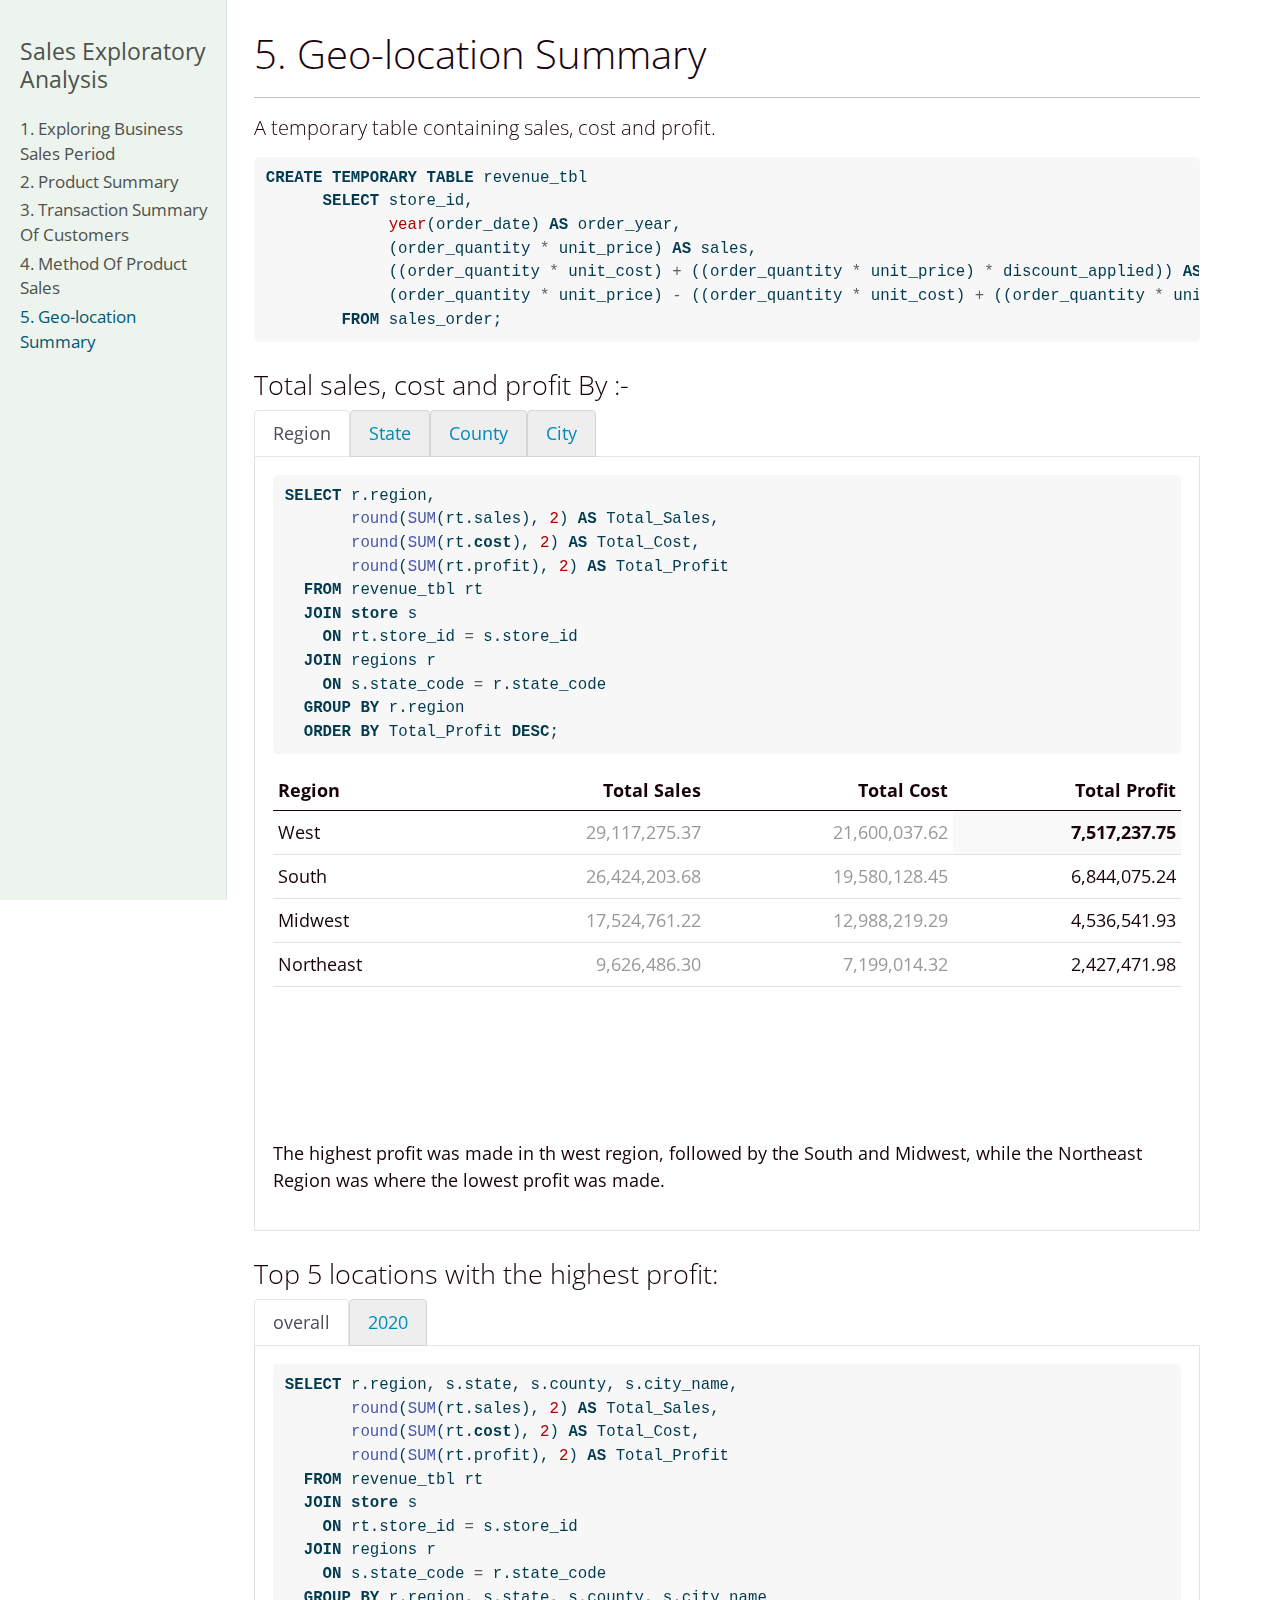
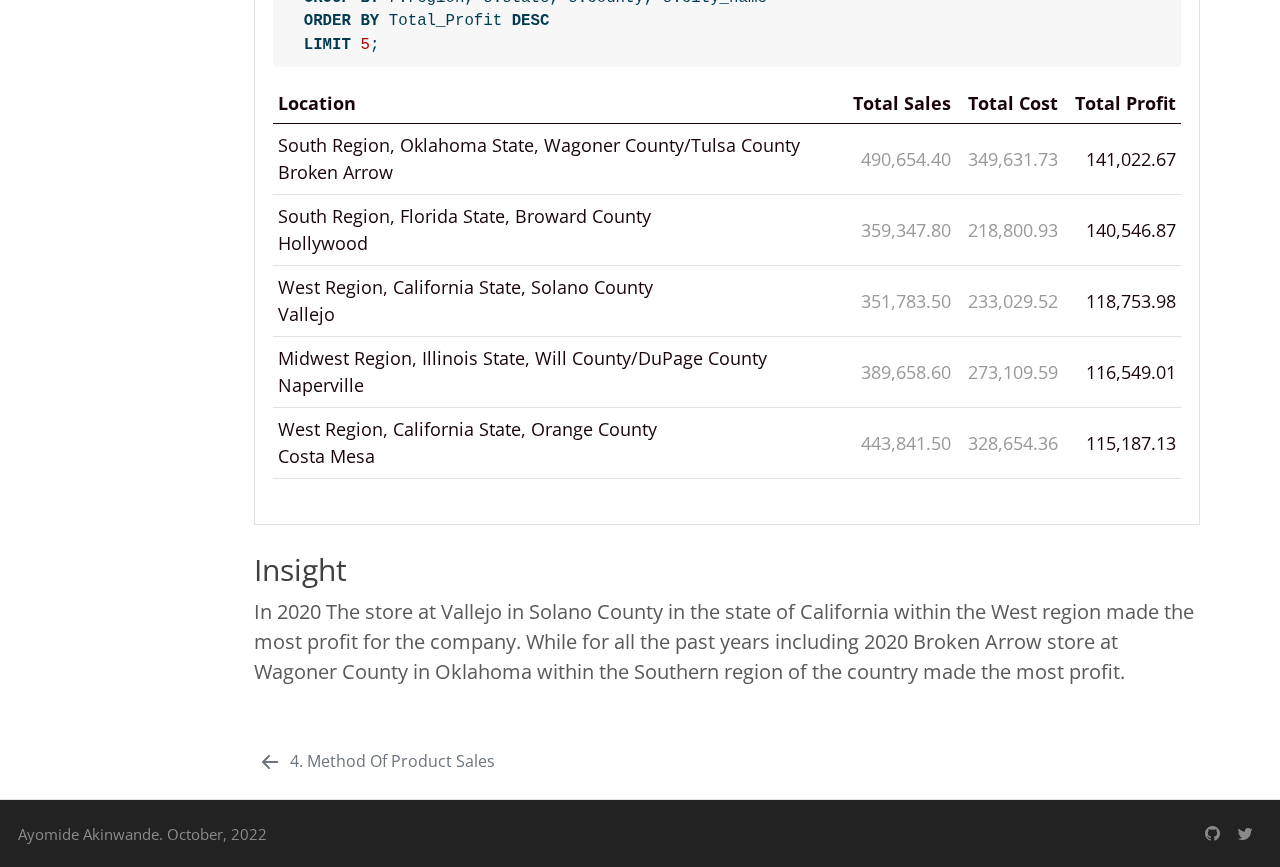
<file: docs/location.html>
<!DOCTYPE html>
<html xmlns="http://www.w3.org/1999/xhtml" lang="en" xml:lang="en"><head>

<meta charset="utf-8">
<meta name="generator" content="quarto-1.1.149">

<meta name="viewport" content="width=device-width, initial-scale=1.0, user-scalable=yes">


<title>5. Geo-location Summary</title>
<style>
code{white-space: pre-wrap;}
span.smallcaps{font-variant: small-caps;}
div.columns{display: flex; gap: min(4vw, 1.5em);}
div.column{flex: auto; overflow-x: auto;}
div.hanging-indent{margin-left: 1.5em; text-indent: -1.5em;}
ul.task-list{list-style: none;}
ul.task-list li input[type="checkbox"] {
  width: 0.8em;
  margin: 0 0.8em 0.2em -1.6em;
  vertical-align: middle;
}
pre > code.sourceCode { white-space: pre; position: relative; }
pre > code.sourceCode > span { display: inline-block; line-height: 1.25; }
pre > code.sourceCode > span:empty { height: 1.2em; }
.sourceCode { overflow: visible; }
code.sourceCode > span { color: inherit; text-decoration: inherit; }
div.sourceCode { margin: 1em 0; }
pre.sourceCode { margin: 0; }
@media screen {
div.sourceCode { overflow: auto; }
}
@media print {
pre > code.sourceCode { white-space: pre-wrap; }
pre > code.sourceCode > span { text-indent: -5em; padding-left: 5em; }
}
pre.numberSource code
  { counter-reset: source-line 0; }
pre.numberSource code > span
  { position: relative; left: -4em; counter-increment: source-line; }
pre.numberSource code > span > a:first-child::before
  { content: counter(source-line);
    position: relative; left: -1em; text-align: right; vertical-align: baseline;
    border: none; display: inline-block;
    -webkit-touch-callout: none; -webkit-user-select: none;
    -khtml-user-select: none; -moz-user-select: none;
    -ms-user-select: none; user-select: none;
    padding: 0 4px; width: 4em;
    color: #aaaaaa;
  }
pre.numberSource { margin-left: 3em; border-left: 1px solid #aaaaaa;  padding-left: 4px; }
div.sourceCode
  {   }
@media screen {
pre > code.sourceCode > span > a:first-child::before { text-decoration: underline; }
}
code span.al { color: #ff0000; font-weight: bold; } /* Alert */
code span.an { color: #60a0b0; font-weight: bold; font-style: italic; } /* Annotation */
code span.at { color: #7d9029; } /* Attribute */
code span.bn { color: #40a070; } /* BaseN */
code span.bu { color: #008000; } /* BuiltIn */
code span.cf { color: #007020; font-weight: bold; } /* ControlFlow */
code span.ch { color: #4070a0; } /* Char */
code span.cn { color: #880000; } /* Constant */
code span.co { color: #60a0b0; font-style: italic; } /* Comment */
code span.cv { color: #60a0b0; font-weight: bold; font-style: italic; } /* CommentVar */
code span.do { color: #ba2121; font-style: italic; } /* Documentation */
code span.dt { color: #902000; } /* DataType */
code span.dv { color: #40a070; } /* DecVal */
code span.er { color: #ff0000; font-weight: bold; } /* Error */
code span.ex { } /* Extension */
code span.fl { color: #40a070; } /* Float */
code span.fu { color: #06287e; } /* Function */
code span.im { color: #008000; font-weight: bold; } /* Import */
code span.in { color: #60a0b0; font-weight: bold; font-style: italic; } /* Information */
code span.kw { color: #007020; font-weight: bold; } /* Keyword */
code span.op { color: #666666; } /* Operator */
code span.ot { color: #007020; } /* Other */
code span.pp { color: #bc7a00; } /* Preprocessor */
code span.sc { color: #4070a0; } /* SpecialChar */
code span.ss { color: #bb6688; } /* SpecialString */
code span.st { color: #4070a0; } /* String */
code span.va { color: #19177c; } /* Variable */
code span.vs { color: #4070a0; } /* VerbatimString */
code span.wa { color: #60a0b0; font-weight: bold; font-style: italic; } /* Warning */
</style>


<script src="site_libs/quarto-nav/quarto-nav.js"></script>
<script src="site_libs/quarto-nav/headroom.min.js"></script>
<script src="site_libs/clipboard/clipboard.min.js"></script>
<script src="site_libs/quarto-search/autocomplete.umd.js"></script>
<script src="site_libs/quarto-search/fuse.min.js"></script>
<script src="site_libs/quarto-search/quarto-search.js"></script>
<meta name="quarto:offset" content="./">
<link href="./sales_channel.html" rel="prev">
<script src="site_libs/quarto-html/quarto.js"></script>
<script src="site_libs/quarto-html/popper.min.js"></script>
<script src="site_libs/quarto-html/tippy.umd.min.js"></script>
<script src="site_libs/quarto-html/anchor.min.js"></script>
<link href="site_libs/quarto-html/tippy.css" rel="stylesheet">
<link href="site_libs/quarto-html/quarto-syntax-highlighting.css" rel="stylesheet" id="quarto-text-highlighting-styles">
<script src="site_libs/bootstrap/bootstrap.min.js"></script>
<link href="site_libs/bootstrap/bootstrap-icons.css" rel="stylesheet">
<link href="site_libs/bootstrap/bootstrap.min.css" rel="stylesheet" id="quarto-bootstrap" data-mode="light">
<script id="quarto-search-options" type="application/json">{
  "location": "sidebar",
  "copy-button": false,
  "collapse-after": 3,
  "panel-placement": "start",
  "type": "textbox",
  "limit": 20,
  "language": {
    "search-no-results-text": "No results",
    "search-matching-documents-text": "matching documents",
    "search-copy-link-title": "Copy link to search",
    "search-hide-matches-text": "Hide additional matches",
    "search-more-match-text": "more match in this document",
    "search-more-matches-text": "more matches in this document",
    "search-clear-button-title": "Clear",
    "search-detached-cancel-button-title": "Cancel",
    "search-submit-button-title": "Submit"
  }
}</script>


</head>

<body class="nav-sidebar docked fullcontent">

<div id="quarto-search-results"></div>
  <header id="quarto-header" class="headroom fixed-top">
  <nav class="quarto-secondary-nav" data-bs-toggle="collapse" data-bs-target="#quarto-sidebar" aria-controls="quarto-sidebar" aria-expanded="false" aria-label="Toggle sidebar navigation" onclick="if (window.quartoToggleHeadroom) { window.quartoToggleHeadroom(); }">
    <div class="container-fluid d-flex justify-content-between">
      <h1 class="quarto-secondary-nav-title">5. Geo-location Summary</h1>
      <button type="button" class="quarto-btn-toggle btn" aria-label="Show secondary navigation">
        <i class="bi bi-chevron-right"></i>
      </button>
    </div>
  </nav>
</header>
<!-- content -->
<div id="quarto-content" class="quarto-container page-columns page-rows-contents page-layout-article">
<!-- sidebar -->
  <nav id="quarto-sidebar" class="sidebar collapse sidebar-navigation docked overflow-auto">
    <div class="pt-lg-2 mt-2 text-left sidebar-header">
    <div class="sidebar-title mb-0 py-0">
      <a href="./">Sales Exploratory Analysis</a> 
    </div>
      </div>
    <div class="sidebar-menu-container"> 
    <ul class="list-unstyled mt-1">
        <li class="sidebar-item">
  <div class="sidebar-item-container"> 
  <a href="./index.html" class="sidebar-item-text sidebar-link">1. Exploring Business Sales Period</a>
  </div>
</li>
        <li class="sidebar-item">
  <div class="sidebar-item-container"> 
  <a href="./product.html" class="sidebar-item-text sidebar-link">2. Product Summary</a>
  </div>
</li>
        <li class="sidebar-item">
  <div class="sidebar-item-container"> 
  <a href="./customer.html" class="sidebar-item-text sidebar-link">3. Transaction Summary Of Customers</a>
  </div>
</li>
        <li class="sidebar-item">
  <div class="sidebar-item-container"> 
  <a href="./sales_channel.html" class="sidebar-item-text sidebar-link">4. Method Of Product Sales</a>
  </div>
</li>
        <li class="sidebar-item">
  <div class="sidebar-item-container"> 
  <a href="./location.html" class="sidebar-item-text sidebar-link active">5. Geo-location Summary</a>
  </div>
</li>
    </ul>
    </div>
</nav>
<!-- margin-sidebar -->
    
<!-- main -->
<main class="content" id="quarto-document-content">

<header id="title-block-header" class="quarto-title-block default">
<div class="quarto-title">
<h1 class="title d-none d-lg-block">5. Geo-location Summary</h1>
</div>



<div class="quarto-title-meta">

    
    
  </div>
  

</header>

<hr>
<section id="a-temporary-table-containing-sales-cost-and-profit." class="level5">
<h5 class="anchored" data-anchor-id="a-temporary-table-containing-sales-cost-and-profit.">A temporary table containing sales, cost and profit.</h5>
<div class="cell">
<div class="sourceCode cell-code" id="cb1"><pre class="sourceCode sql code-with-copy"><code class="sourceCode sql"><span id="cb1-1"><a href="#cb1-1" aria-hidden="true" tabindex="-1"></a><span class="kw">CREATE</span> <span class="kw">TEMPORARY</span> <span class="kw">TABLE</span> revenue_tbl</span>
<span id="cb1-2"><a href="#cb1-2" aria-hidden="true" tabindex="-1"></a>      <span class="kw">SELECT</span> store_id,</span>
<span id="cb1-3"><a href="#cb1-3" aria-hidden="true" tabindex="-1"></a>             <span class="dt">year</span>(order_date) <span class="kw">AS</span> order_year,</span>
<span id="cb1-4"><a href="#cb1-4" aria-hidden="true" tabindex="-1"></a>             (order_quantity <span class="op">*</span> unit_price) <span class="kw">AS</span> sales,</span>
<span id="cb1-5"><a href="#cb1-5" aria-hidden="true" tabindex="-1"></a>             ((order_quantity <span class="op">*</span> unit_cost) <span class="op">+</span> ((order_quantity <span class="op">*</span> unit_price) <span class="op">*</span> discount_applied)) <span class="kw">AS</span> <span class="kw">cost</span>,</span>
<span id="cb1-6"><a href="#cb1-6" aria-hidden="true" tabindex="-1"></a>             (order_quantity <span class="op">*</span> unit_price) <span class="op">-</span> ((order_quantity <span class="op">*</span> unit_cost) <span class="op">+</span> ((order_quantity <span class="op">*</span> unit_price) <span class="op">*</span> discount_applied)) <span class="kw">AS</span> profit</span>
<span id="cb1-7"><a href="#cb1-7" aria-hidden="true" tabindex="-1"></a>        <span class="kw">FROM</span> sales_order;</span></code><button title="Copy to Clipboard" class="code-copy-button"><i class="bi"></i></button></pre></div>
</div>
<div class="cell">

</div>
</section>
<section id="total-sales-cost-and-profit-by--" class="level3">
<h3 class="anchored" data-anchor-id="total-sales-cost-and-profit-by--">Total sales, cost and profit By :-</h3>
<div class="panel-tabset">
<ul class="nav nav-tabs" role="tablist"><li class="nav-item" role="presentation"><a class="nav-link active" id="tabset-1-1-tab" data-bs-toggle="tab" data-bs-target="#tabset-1-1" role="tab" aria-controls="tabset-1-1" aria-selected="true">Region</a></li><li class="nav-item" role="presentation"><a class="nav-link" id="tabset-1-2-tab" data-bs-toggle="tab" data-bs-target="#tabset-1-2" role="tab" aria-controls="tabset-1-2" aria-selected="false">State</a></li><li class="nav-item" role="presentation"><a class="nav-link" id="tabset-1-3-tab" data-bs-toggle="tab" data-bs-target="#tabset-1-3" role="tab" aria-controls="tabset-1-3" aria-selected="false">County</a></li><li class="nav-item" role="presentation"><a class="nav-link" id="tabset-1-4-tab" data-bs-toggle="tab" data-bs-target="#tabset-1-4" role="tab" aria-controls="tabset-1-4" aria-selected="false">City</a></li></ul>
<div class="tab-content">
<div id="tabset-1-1" class="tab-pane active" role="tabpanel" aria-labelledby="tabset-1-1-tab">
<div class="cell">
<div class="sourceCode cell-code" id="cb2"><pre class="sourceCode sql code-with-copy"><code class="sourceCode sql"><span id="cb2-1"><a href="#cb2-1" aria-hidden="true" tabindex="-1"></a><span class="kw">SELECT</span> r.region, </span>
<span id="cb2-2"><a href="#cb2-2" aria-hidden="true" tabindex="-1"></a>       <span class="fu">round</span>(<span class="fu">SUM</span>(rt.sales), <span class="dv">2</span>) <span class="kw">AS</span> Total_Sales,</span>
<span id="cb2-3"><a href="#cb2-3" aria-hidden="true" tabindex="-1"></a>       <span class="fu">round</span>(<span class="fu">SUM</span>(rt.<span class="kw">cost</span>), <span class="dv">2</span>) <span class="kw">AS</span> Total_Cost,</span>
<span id="cb2-4"><a href="#cb2-4" aria-hidden="true" tabindex="-1"></a>       <span class="fu">round</span>(<span class="fu">SUM</span>(rt.profit), <span class="dv">2</span>) <span class="kw">AS</span> Total_Profit</span>
<span id="cb2-5"><a href="#cb2-5" aria-hidden="true" tabindex="-1"></a>  <span class="kw">FROM</span> revenue_tbl rt</span>
<span id="cb2-6"><a href="#cb2-6" aria-hidden="true" tabindex="-1"></a>  <span class="kw">JOIN</span> <span class="kw">store</span> s</span>
<span id="cb2-7"><a href="#cb2-7" aria-hidden="true" tabindex="-1"></a>    <span class="kw">ON</span> rt.store_id <span class="op">=</span> s.store_id</span>
<span id="cb2-8"><a href="#cb2-8" aria-hidden="true" tabindex="-1"></a>  <span class="kw">JOIN</span> regions r</span>
<span id="cb2-9"><a href="#cb2-9" aria-hidden="true" tabindex="-1"></a>    <span class="kw">ON</span> s.state_code <span class="op">=</span> r.state_code</span>
<span id="cb2-10"><a href="#cb2-10" aria-hidden="true" tabindex="-1"></a>  <span class="kw">GROUP</span> <span class="kw">BY</span> r.region</span>
<span id="cb2-11"><a href="#cb2-11" aria-hidden="true" tabindex="-1"></a>  <span class="kw">ORDER</span> <span class="kw">BY</span> Total_Profit <span class="kw">DESC</span>;</span></code><button title="Copy to Clipboard" class="code-copy-button"><i class="bi"></i></button></pre></div>
</div>
<div class="cell">
<div class="cell-output-display">

<div id="iqyixseclt" style="overflow-x:auto;overflow-y:auto;width:auto;height:350px;">
<style>html {
  font-family: -apple-system, BlinkMacSystemFont, 'Segoe UI', Roboto, Oxygen, Ubuntu, Cantarell, 'Helvetica Neue', 'Fira Sans', 'Droid Sans', Arial, sans-serif;
}

:where(#iqyixseclt) .gt_table {
  display: table;
  border-collapse: collapse;
  margin-left: auto;
  margin-right: auto;
  color: #333333;
  font-size: 16px;
  font-weight: normal;
  font-style: normal;
  background-color: #FFFFFF;
  width: auto;
  border-top-style: solid;
  border-top-width: 2px;
  border-top-color: #A8A8A8;
  border-right-style: none;
  border-right-width: 2px;
  border-right-color: #D3D3D3;
  border-bottom-style: solid;
  border-bottom-width: 2px;
  border-bottom-color: #A8A8A8;
  border-left-style: none;
  border-left-width: 2px;
  border-left-color: #D3D3D3;
}

:where(#iqyixseclt) .gt_heading {
  background-color: #FFFFFF;
  text-align: center;
  border-bottom-color: #FFFFFF;
  border-left-style: none;
  border-left-width: 1px;
  border-left-color: #D3D3D3;
  border-right-style: none;
  border-right-width: 1px;
  border-right-color: #D3D3D3;
}

:where(#iqyixseclt) .gt_title {
  color: #333333;
  font-size: 125%;
  font-weight: initial;
  padding-top: 4px;
  padding-bottom: 4px;
  padding-left: 5px;
  padding-right: 5px;
  border-bottom-color: #FFFFFF;
  border-bottom-width: 0;
}

:where(#iqyixseclt) .gt_subtitle {
  color: #333333;
  font-size: 85%;
  font-weight: initial;
  padding-top: 0;
  padding-bottom: 6px;
  padding-left: 5px;
  padding-right: 5px;
  border-top-color: #FFFFFF;
  border-top-width: 0;
}

:where(#iqyixseclt) .gt_bottom_border {
  border-bottom-style: solid;
  border-bottom-width: 2px;
  border-bottom-color: #D3D3D3;
}

:where(#iqyixseclt) .gt_col_headings {
  border-top-style: solid;
  border-top-width: 2px;
  border-top-color: #D3D3D3;
  border-bottom-style: solid;
  border-bottom-width: 2px;
  border-bottom-color: #6E6E6E;
  border-left-style: none;
  border-left-width: 1px;
  border-left-color: #D3D3D3;
  border-right-style: none;
  border-right-width: 1px;
  border-right-color: #D3D3D3;
}

:where(#iqyixseclt) .gt_col_heading {
  color: #333333;
  background-color: #FFFFFF;
  font-size: 100%;
  font-weight: bold;
  text-transform: inherit;
  border-left-style: none;
  border-left-width: 1px;
  border-left-color: #D3D3D3;
  border-right-style: none;
  border-right-width: 1px;
  border-right-color: #D3D3D3;
  vertical-align: bottom;
  padding-top: 5px;
  padding-bottom: 6px;
  padding-left: 5px;
  padding-right: 5px;
  overflow-x: hidden;
}

:where(#iqyixseclt) .gt_column_spanner_outer {
  color: #333333;
  background-color: #FFFFFF;
  font-size: 100%;
  font-weight: bold;
  text-transform: inherit;
  padding-top: 0;
  padding-bottom: 0;
  padding-left: 4px;
  padding-right: 4px;
}

:where(#iqyixseclt) .gt_column_spanner_outer:first-child {
  padding-left: 0;
}

:where(#iqyixseclt) .gt_column_spanner_outer:last-child {
  padding-right: 0;
}

:where(#iqyixseclt) .gt_column_spanner {
  border-bottom-style: solid;
  border-bottom-width: 2px;
  border-bottom-color: #6E6E6E;
  vertical-align: bottom;
  padding-top: 5px;
  padding-bottom: 5px;
  overflow-x: hidden;
  display: inline-block;
  width: 100%;
}

:where(#iqyixseclt) .gt_group_heading {
  padding-top: 8px;
  padding-bottom: 8px;
  padding-left: 5px;
  padding-right: 5px;
  color: #333333;
  background-color: #FFFFFF;
  font-size: 100%;
  font-weight: initial;
  text-transform: inherit;
  border-top-style: solid;
  border-top-width: 2px;
  border-top-color: #D3D3D3;
  border-bottom-style: solid;
  border-bottom-width: 2px;
  border-bottom-color: #D3D3D3;
  border-left-style: none;
  border-left-width: 1px;
  border-left-color: #D3D3D3;
  border-right-style: none;
  border-right-width: 1px;
  border-right-color: #D3D3D3;
  vertical-align: middle;
}

:where(#iqyixseclt) .gt_empty_group_heading {
  padding: 0.5px;
  color: #333333;
  background-color: #FFFFFF;
  font-size: 100%;
  font-weight: initial;
  border-top-style: solid;
  border-top-width: 2px;
  border-top-color: #D3D3D3;
  border-bottom-style: solid;
  border-bottom-width: 2px;
  border-bottom-color: #D3D3D3;
  vertical-align: middle;
}

:where(#iqyixseclt) .gt_from_md > :first-child {
  margin-top: 0;
}

:where(#iqyixseclt) .gt_from_md > :last-child {
  margin-bottom: 0;
}

:where(#iqyixseclt) .gt_row {
  padding-top: 8px;
  padding-bottom: 8px;
  padding-left: 5px;
  padding-right: 5px;
  margin: 10px;
  border-top-style: solid;
  border-top-width: 1px;
  border-top-color: #D3D3D3;
  border-left-style: none;
  border-left-width: 1px;
  border-left-color: #D3D3D3;
  border-right-style: none;
  border-right-width: 1px;
  border-right-color: #D3D3D3;
  vertical-align: middle;
  overflow-x: hidden;
}

:where(#iqyixseclt) .gt_stub {
  color: #333333;
  background-color: #FFFFFF;
  font-size: 100%;
  font-weight: initial;
  text-transform: inherit;
  border-right-style: solid;
  border-right-width: 2px;
  border-right-color: #D3D3D3;
  padding-left: 5px;
  padding-right: 5px;
}

:where(#iqyixseclt) .gt_stub_row_group {
  color: #333333;
  background-color: #FFFFFF;
  font-size: 100%;
  font-weight: initial;
  text-transform: inherit;
  border-right-style: solid;
  border-right-width: 2px;
  border-right-color: #D3D3D3;
  padding-left: 5px;
  padding-right: 5px;
  vertical-align: top;
}

:where(#iqyixseclt) .gt_row_group_first td {
  border-top-width: 2px;
}

:where(#iqyixseclt) .gt_summary_row {
  color: #333333;
  background-color: #FFFFFF;
  text-transform: inherit;
  padding-top: 8px;
  padding-bottom: 8px;
  padding-left: 5px;
  padding-right: 5px;
}

:where(#iqyixseclt) .gt_first_summary_row {
  border-top-style: solid;
  border-top-color: #D3D3D3;
}

:where(#iqyixseclt) .gt_first_summary_row.thick {
  border-top-width: 2px;
}

:where(#iqyixseclt) .gt_last_summary_row {
  padding-top: 8px;
  padding-bottom: 8px;
  padding-left: 5px;
  padding-right: 5px;
  border-bottom-style: solid;
  border-bottom-width: 2px;
  border-bottom-color: #D3D3D3;
}

:where(#iqyixseclt) .gt_grand_summary_row {
  color: #333333;
  background-color: #FFFFFF;
  text-transform: inherit;
  padding-top: 8px;
  padding-bottom: 8px;
  padding-left: 5px;
  padding-right: 5px;
}

:where(#iqyixseclt) .gt_first_grand_summary_row {
  padding-top: 8px;
  padding-bottom: 8px;
  padding-left: 5px;
  padding-right: 5px;
  border-top-style: double;
  border-top-width: 6px;
  border-top-color: #D3D3D3;
}

:where(#iqyixseclt) .gt_striped {
  background-color: rgba(128, 128, 128, 0.05);
}

:where(#iqyixseclt) .gt_table_body {
  border-top-style: solid;
  border-top-width: 2px;
  border-top-color: #D3D3D3;
  border-bottom-style: solid;
  border-bottom-width: 2px;
  border-bottom-color: #D3D3D3;
}

:where(#iqyixseclt) .gt_footnotes {
  color: #333333;
  background-color: #FFFFFF;
  border-bottom-style: none;
  border-bottom-width: 2px;
  border-bottom-color: #D3D3D3;
  border-left-style: none;
  border-left-width: 2px;
  border-left-color: #D3D3D3;
  border-right-style: none;
  border-right-width: 2px;
  border-right-color: #D3D3D3;
}

:where(#iqyixseclt) .gt_footnote {
  margin: 0px;
  font-size: 90%;
  padding-left: 4px;
  padding-right: 4px;
  padding-left: 5px;
  padding-right: 5px;
}

:where(#iqyixseclt) .gt_sourcenotes {
  color: #333333;
  background-color: #FFFFFF;
  border-bottom-style: none;
  border-bottom-width: 2px;
  border-bottom-color: #D3D3D3;
  border-left-style: none;
  border-left-width: 2px;
  border-left-color: #D3D3D3;
  border-right-style: none;
  border-right-width: 2px;
  border-right-color: #D3D3D3;
}

:where(#iqyixseclt) .gt_sourcenote {
  font-size: 90%;
  padding-top: 4px;
  padding-bottom: 4px;
  padding-left: 5px;
  padding-right: 5px;
}

:where(#iqyixseclt) .gt_left {
  text-align: left;
}

:where(#iqyixseclt) .gt_center {
  text-align: center;
}

:where(#iqyixseclt) .gt_right {
  text-align: right;
  font-variant-numeric: tabular-nums;
}

:where(#iqyixseclt) .gt_font_normal {
  font-weight: normal;
}

:where(#iqyixseclt) .gt_font_bold {
  font-weight: bold;
}

:where(#iqyixseclt) .gt_font_italic {
  font-style: italic;
}

:where(#iqyixseclt) .gt_super {
  font-size: 65%;
}

:where(#iqyixseclt) .gt_footnote_marks {
  font-style: italic;
  font-weight: normal;
  font-size: 75%;
  vertical-align: 0.4em;
}

:where(#iqyixseclt) .gt_asterisk {
  font-size: 100%;
  vertical-align: 0;
}

:where(#iqyixseclt) .gt_indent_1 {
  text-indent: 5px;
}

:where(#iqyixseclt) .gt_indent_2 {
  text-indent: 10px;
}

:where(#iqyixseclt) .gt_indent_3 {
  text-indent: 15px;
}

:where(#iqyixseclt) .gt_indent_4 {
  text-indent: 20px;
}

:where(#iqyixseclt) .gt_indent_5 {
  text-indent: 25px;
}
</style>
<table class="gt_table">
  
  <thead class="gt_col_headings">
    <tr>
      <th class="gt_col_heading gt_columns_bottom_border gt_left" rowspan="1" colspan="1" scope="col">Region</th>
      <th class="gt_col_heading gt_columns_bottom_border gt_right" rowspan="1" colspan="1" scope="col">Total Sales</th>
      <th class="gt_col_heading gt_columns_bottom_border gt_right" rowspan="1" colspan="1" scope="col">Total Cost</th>
      <th class="gt_col_heading gt_columns_bottom_border gt_right" rowspan="1" colspan="1" scope="col">Total Profit</th>
    </tr>
  </thead>
  <tbody class="gt_table_body">
    <tr><td class="gt_row gt_left">West
</td>
<td class="gt_row gt_right" style="color: #999999;">29,117,275.37</td>
<td class="gt_row gt_right" style="color: #999999;">21,600,037.62</td>
<td class="gt_row gt_right" style="background-color: rgba(247,247,247,0.8); font-weight: bold;">7,517,237.75</td></tr>
    <tr><td class="gt_row gt_left">South
</td>
<td class="gt_row gt_right" style="color: #999999;">26,424,203.68</td>
<td class="gt_row gt_right" style="color: #999999;">19,580,128.45</td>
<td class="gt_row gt_right">6,844,075.24</td></tr>
    <tr><td class="gt_row gt_left">Midwest
</td>
<td class="gt_row gt_right" style="color: #999999;">17,524,761.22</td>
<td class="gt_row gt_right" style="color: #999999;">12,988,219.29</td>
<td class="gt_row gt_right">4,536,541.93</td></tr>
    <tr><td class="gt_row gt_left">Northeast
</td>
<td class="gt_row gt_right" style="color: #999999;">9,626,486.30</td>
<td class="gt_row gt_right" style="color: #999999;">7,199,014.32</td>
<td class="gt_row gt_right">2,427,471.98</td></tr>
  </tbody>
  
  
</table>
</div>
</div>
</div>
<p>The highest profit was made in th west region, followed by the South and Midwest, while the Northeast Region was where the lowest profit was made.</p>
</div>
<div id="tabset-1-2" class="tab-pane" role="tabpanel" aria-labelledby="tabset-1-2-tab">
<div class="cell">
<div class="sourceCode cell-code" id="cb3"><pre class="sourceCode sql code-with-copy"><code class="sourceCode sql"><span id="cb3-1"><a href="#cb3-1" aria-hidden="true" tabindex="-1"></a><span class="kw">SELECT</span> s.state, </span>
<span id="cb3-2"><a href="#cb3-2" aria-hidden="true" tabindex="-1"></a>       <span class="fu">round</span>(<span class="fu">SUM</span>(rt.sales), <span class="dv">2</span>) <span class="kw">AS</span> Total_Sales,</span>
<span id="cb3-3"><a href="#cb3-3" aria-hidden="true" tabindex="-1"></a>       <span class="fu">round</span>(<span class="fu">SUM</span>(rt.<span class="kw">cost</span>), <span class="dv">2</span>) <span class="kw">AS</span> Total_Cost,</span>
<span id="cb3-4"><a href="#cb3-4" aria-hidden="true" tabindex="-1"></a>       <span class="fu">round</span>(<span class="fu">SUM</span>(rt.profit), <span class="dv">2</span>) <span class="kw">AS</span> Total_Profit</span>
<span id="cb3-5"><a href="#cb3-5" aria-hidden="true" tabindex="-1"></a>  <span class="kw">FROM</span> revenue_tbl rt</span>
<span id="cb3-6"><a href="#cb3-6" aria-hidden="true" tabindex="-1"></a>  <span class="kw">JOIN</span> <span class="kw">store</span> s</span>
<span id="cb3-7"><a href="#cb3-7" aria-hidden="true" tabindex="-1"></a>    <span class="kw">ON</span> rt.store_id <span class="op">=</span> s.store_id</span>
<span id="cb3-8"><a href="#cb3-8" aria-hidden="true" tabindex="-1"></a>  <span class="kw">GROUP</span> <span class="kw">BY</span> s.state</span>
<span id="cb3-9"><a href="#cb3-9" aria-hidden="true" tabindex="-1"></a>  <span class="kw">ORDER</span> <span class="kw">BY</span> Total_Profit <span class="kw">DESC</span>;</span></code><button title="Copy to Clipboard" class="code-copy-button"><i class="bi"></i></button></pre></div>
</div>
<div class="cell">
<div class="cell-output-display">

<div id="nychvvsyue" style="overflow-x:auto;overflow-y:auto;width:auto;height:350px;">
<style>html {
  font-family: -apple-system, BlinkMacSystemFont, 'Segoe UI', Roboto, Oxygen, Ubuntu, Cantarell, 'Helvetica Neue', 'Fira Sans', 'Droid Sans', Arial, sans-serif;
}

:where(#nychvvsyue) .gt_table {
  display: table;
  border-collapse: collapse;
  margin-left: auto;
  margin-right: auto;
  color: #333333;
  font-size: 16px;
  font-weight: normal;
  font-style: normal;
  background-color: #FFFFFF;
  width: auto;
  border-top-style: solid;
  border-top-width: 2px;
  border-top-color: #A8A8A8;
  border-right-style: none;
  border-right-width: 2px;
  border-right-color: #D3D3D3;
  border-bottom-style: solid;
  border-bottom-width: 2px;
  border-bottom-color: #A8A8A8;
  border-left-style: none;
  border-left-width: 2px;
  border-left-color: #D3D3D3;
}

:where(#nychvvsyue) .gt_heading {
  background-color: #FFFFFF;
  text-align: center;
  border-bottom-color: #FFFFFF;
  border-left-style: none;
  border-left-width: 1px;
  border-left-color: #D3D3D3;
  border-right-style: none;
  border-right-width: 1px;
  border-right-color: #D3D3D3;
}

:where(#nychvvsyue) .gt_title {
  color: #333333;
  font-size: 125%;
  font-weight: initial;
  padding-top: 4px;
  padding-bottom: 4px;
  padding-left: 5px;
  padding-right: 5px;
  border-bottom-color: #FFFFFF;
  border-bottom-width: 0;
}

:where(#nychvvsyue) .gt_subtitle {
  color: #333333;
  font-size: 85%;
  font-weight: initial;
  padding-top: 0;
  padding-bottom: 6px;
  padding-left: 5px;
  padding-right: 5px;
  border-top-color: #FFFFFF;
  border-top-width: 0;
}

:where(#nychvvsyue) .gt_bottom_border {
  border-bottom-style: solid;
  border-bottom-width: 2px;
  border-bottom-color: #D3D3D3;
}

:where(#nychvvsyue) .gt_col_headings {
  border-top-style: solid;
  border-top-width: 2px;
  border-top-color: #D3D3D3;
  border-bottom-style: solid;
  border-bottom-width: 2px;
  border-bottom-color: #6E6E6E;
  border-left-style: none;
  border-left-width: 1px;
  border-left-color: #D3D3D3;
  border-right-style: none;
  border-right-width: 1px;
  border-right-color: #D3D3D3;
}

:where(#nychvvsyue) .gt_col_heading {
  color: #333333;
  background-color: #FFFFFF;
  font-size: 100%;
  font-weight: bold;
  text-transform: inherit;
  border-left-style: none;
  border-left-width: 1px;
  border-left-color: #D3D3D3;
  border-right-style: none;
  border-right-width: 1px;
  border-right-color: #D3D3D3;
  vertical-align: bottom;
  padding-top: 5px;
  padding-bottom: 6px;
  padding-left: 5px;
  padding-right: 5px;
  overflow-x: hidden;
}

:where(#nychvvsyue) .gt_column_spanner_outer {
  color: #333333;
  background-color: #FFFFFF;
  font-size: 100%;
  font-weight: bold;
  text-transform: inherit;
  padding-top: 0;
  padding-bottom: 0;
  padding-left: 4px;
  padding-right: 4px;
}

:where(#nychvvsyue) .gt_column_spanner_outer:first-child {
  padding-left: 0;
}

:where(#nychvvsyue) .gt_column_spanner_outer:last-child {
  padding-right: 0;
}

:where(#nychvvsyue) .gt_column_spanner {
  border-bottom-style: solid;
  border-bottom-width: 2px;
  border-bottom-color: #6E6E6E;
  vertical-align: bottom;
  padding-top: 5px;
  padding-bottom: 5px;
  overflow-x: hidden;
  display: inline-block;
  width: 100%;
}

:where(#nychvvsyue) .gt_group_heading {
  padding-top: 8px;
  padding-bottom: 8px;
  padding-left: 5px;
  padding-right: 5px;
  color: #333333;
  background-color: #FFFFFF;
  font-size: 100%;
  font-weight: initial;
  text-transform: inherit;
  border-top-style: solid;
  border-top-width: 2px;
  border-top-color: #D3D3D3;
  border-bottom-style: solid;
  border-bottom-width: 2px;
  border-bottom-color: #D3D3D3;
  border-left-style: none;
  border-left-width: 1px;
  border-left-color: #D3D3D3;
  border-right-style: none;
  border-right-width: 1px;
  border-right-color: #D3D3D3;
  vertical-align: middle;
}

:where(#nychvvsyue) .gt_empty_group_heading {
  padding: 0.5px;
  color: #333333;
  background-color: #FFFFFF;
  font-size: 100%;
  font-weight: initial;
  border-top-style: solid;
  border-top-width: 2px;
  border-top-color: #D3D3D3;
  border-bottom-style: solid;
  border-bottom-width: 2px;
  border-bottom-color: #D3D3D3;
  vertical-align: middle;
}

:where(#nychvvsyue) .gt_from_md > :first-child {
  margin-top: 0;
}

:where(#nychvvsyue) .gt_from_md > :last-child {
  margin-bottom: 0;
}

:where(#nychvvsyue) .gt_row {
  padding-top: 8px;
  padding-bottom: 8px;
  padding-left: 5px;
  padding-right: 5px;
  margin: 10px;
  border-top-style: solid;
  border-top-width: 1px;
  border-top-color: #D3D3D3;
  border-left-style: none;
  border-left-width: 1px;
  border-left-color: #D3D3D3;
  border-right-style: none;
  border-right-width: 1px;
  border-right-color: #D3D3D3;
  vertical-align: middle;
  overflow-x: hidden;
}

:where(#nychvvsyue) .gt_stub {
  color: #333333;
  background-color: #FFFFFF;
  font-size: 100%;
  font-weight: initial;
  text-transform: inherit;
  border-right-style: solid;
  border-right-width: 2px;
  border-right-color: #D3D3D3;
  padding-left: 5px;
  padding-right: 5px;
}

:where(#nychvvsyue) .gt_stub_row_group {
  color: #333333;
  background-color: #FFFFFF;
  font-size: 100%;
  font-weight: initial;
  text-transform: inherit;
  border-right-style: solid;
  border-right-width: 2px;
  border-right-color: #D3D3D3;
  padding-left: 5px;
  padding-right: 5px;
  vertical-align: top;
}

:where(#nychvvsyue) .gt_row_group_first td {
  border-top-width: 2px;
}

:where(#nychvvsyue) .gt_summary_row {
  color: #333333;
  background-color: #FFFFFF;
  text-transform: inherit;
  padding-top: 8px;
  padding-bottom: 8px;
  padding-left: 5px;
  padding-right: 5px;
}

:where(#nychvvsyue) .gt_first_summary_row {
  border-top-style: solid;
  border-top-color: #D3D3D3;
}

:where(#nychvvsyue) .gt_first_summary_row.thick {
  border-top-width: 2px;
}

:where(#nychvvsyue) .gt_last_summary_row {
  padding-top: 8px;
  padding-bottom: 8px;
  padding-left: 5px;
  padding-right: 5px;
  border-bottom-style: solid;
  border-bottom-width: 2px;
  border-bottom-color: #D3D3D3;
}

:where(#nychvvsyue) .gt_grand_summary_row {
  color: #333333;
  background-color: #FFFFFF;
  text-transform: inherit;
  padding-top: 8px;
  padding-bottom: 8px;
  padding-left: 5px;
  padding-right: 5px;
}

:where(#nychvvsyue) .gt_first_grand_summary_row {
  padding-top: 8px;
  padding-bottom: 8px;
  padding-left: 5px;
  padding-right: 5px;
  border-top-style: double;
  border-top-width: 6px;
  border-top-color: #D3D3D3;
}

:where(#nychvvsyue) .gt_striped {
  background-color: rgba(128, 128, 128, 0.05);
}

:where(#nychvvsyue) .gt_table_body {
  border-top-style: solid;
  border-top-width: 2px;
  border-top-color: #D3D3D3;
  border-bottom-style: solid;
  border-bottom-width: 2px;
  border-bottom-color: #D3D3D3;
}

:where(#nychvvsyue) .gt_footnotes {
  color: #333333;
  background-color: #FFFFFF;
  border-bottom-style: none;
  border-bottom-width: 2px;
  border-bottom-color: #D3D3D3;
  border-left-style: none;
  border-left-width: 2px;
  border-left-color: #D3D3D3;
  border-right-style: none;
  border-right-width: 2px;
  border-right-color: #D3D3D3;
}

:where(#nychvvsyue) .gt_footnote {
  margin: 0px;
  font-size: 90%;
  padding-left: 4px;
  padding-right: 4px;
  padding-left: 5px;
  padding-right: 5px;
}

:where(#nychvvsyue) .gt_sourcenotes {
  color: #333333;
  background-color: #FFFFFF;
  border-bottom-style: none;
  border-bottom-width: 2px;
  border-bottom-color: #D3D3D3;
  border-left-style: none;
  border-left-width: 2px;
  border-left-color: #D3D3D3;
  border-right-style: none;
  border-right-width: 2px;
  border-right-color: #D3D3D3;
}

:where(#nychvvsyue) .gt_sourcenote {
  font-size: 90%;
  padding-top: 4px;
  padding-bottom: 4px;
  padding-left: 5px;
  padding-right: 5px;
}

:where(#nychvvsyue) .gt_left {
  text-align: left;
}

:where(#nychvvsyue) .gt_center {
  text-align: center;
}

:where(#nychvvsyue) .gt_right {
  text-align: right;
  font-variant-numeric: tabular-nums;
}

:where(#nychvvsyue) .gt_font_normal {
  font-weight: normal;
}

:where(#nychvvsyue) .gt_font_bold {
  font-weight: bold;
}

:where(#nychvvsyue) .gt_font_italic {
  font-style: italic;
}

:where(#nychvvsyue) .gt_super {
  font-size: 65%;
}

:where(#nychvvsyue) .gt_footnote_marks {
  font-style: italic;
  font-weight: normal;
  font-size: 75%;
  vertical-align: 0.4em;
}

:where(#nychvvsyue) .gt_asterisk {
  font-size: 100%;
  vertical-align: 0;
}

:where(#nychvvsyue) .gt_indent_1 {
  text-indent: 5px;
}

:where(#nychvvsyue) .gt_indent_2 {
  text-indent: 10px;
}

:where(#nychvvsyue) .gt_indent_3 {
  text-indent: 15px;
}

:where(#nychvvsyue) .gt_indent_4 {
  text-indent: 20px;
}

:where(#nychvvsyue) .gt_indent_5 {
  text-indent: 25px;
}
</style>
<table class="gt_table">
  
  <thead class="gt_col_headings">
    <tr>
      <th class="gt_col_heading gt_columns_bottom_border gt_left" rowspan="1" colspan="1" scope="col">State</th>
      <th class="gt_col_heading gt_columns_bottom_border gt_right" rowspan="1" colspan="1" scope="col">Total Sales</th>
      <th class="gt_col_heading gt_columns_bottom_border gt_right" rowspan="1" colspan="1" scope="col">Total Cost</th>
      <th class="gt_col_heading gt_columns_bottom_border gt_right" rowspan="1" colspan="1" scope="col">Total Profit</th>
    </tr>
  </thead>
  <tbody class="gt_table_body">
    <tr><td class="gt_row gt_left">California</td>
<td class="gt_row gt_right" style="color: #999999;">17,283,447.28</td>
<td class="gt_row gt_right" style="color: #999999;">12,928,105.62</td>
<td class="gt_row gt_right" style="background-color: rgba(247,247,247,0.8); font-weight: bold;">4,355,341.67</td></tr>
    <tr><td class="gt_row gt_left">Texas</td>
<td class="gt_row gt_right" style="color: #999999;">8,339,041.10</td>
<td class="gt_row gt_right" style="color: #999999;">6,214,597.69</td>
<td class="gt_row gt_right">2,124,443.41</td></tr>
    <tr><td class="gt_row gt_left">Illinois</td>
<td class="gt_row gt_right" style="color: #999999;">6,543,441.12</td>
<td class="gt_row gt_right" style="color: #999999;">4,852,767.21</td>
<td class="gt_row gt_right">1,690,673.91</td></tr>
    <tr><td class="gt_row gt_left">Florida</td>
<td class="gt_row gt_right" style="color: #999999;">6,087,613.29</td>
<td class="gt_row gt_right" style="color: #999999;">4,467,219.39</td>
<td class="gt_row gt_right">1,620,393.90</td></tr>
    <tr><td class="gt_row gt_left">New York</td>
<td class="gt_row gt_right" style="color: #999999;">4,034,987.91</td>
<td class="gt_row gt_right" style="color: #999999;">3,014,268.87</td>
<td class="gt_row gt_right">1,020,719.03</td></tr>
    <tr><td class="gt_row gt_left">Colorado</td>
<td class="gt_row gt_right" style="color: #999999;">3,265,050.70</td>
<td class="gt_row gt_right" style="color: #999999;">2,361,928.60</td>
<td class="gt_row gt_right">903,122.10</td></tr>
    <tr><td class="gt_row gt_left">Indiana</td>
<td class="gt_row gt_right" style="color: #999999;">3,087,467.20</td>
<td class="gt_row gt_right" style="color: #999999;">2,260,215.96</td>
<td class="gt_row gt_right">827,251.24</td></tr>
    <tr><td class="gt_row gt_left">North Carolina</td>
<td class="gt_row gt_right" style="color: #999999;">2,227,415.00</td>
<td class="gt_row gt_right" style="color: #999999;">1,629,237.20</td>
<td class="gt_row gt_right">598,177.80</td></tr>
    <tr><td class="gt_row gt_left">Washington</td>
<td class="gt_row gt_right" style="color: #999999;">1,899,570.60</td>
<td class="gt_row gt_right" style="color: #999999;">1,389,664.16</td>
<td class="gt_row gt_right">509,906.44</td></tr>
    <tr><td class="gt_row gt_left">Virginia</td>
<td class="gt_row gt_right" style="color: #999999;">1,862,358.80</td>
<td class="gt_row gt_right" style="color: #999999;">1,361,738.42</td>
<td class="gt_row gt_right">500,620.38</td></tr>
    <tr><td class="gt_row gt_left">Arizona</td>
<td class="gt_row gt_right" style="color: #999999;">1,831,532.10</td>
<td class="gt_row gt_right" style="color: #999999;">1,386,010.81</td>
<td class="gt_row gt_right">445,521.28</td></tr>
    <tr><td class="gt_row gt_left">Nevada</td>
<td class="gt_row gt_right" style="color: #999999;">1,696,326.10</td>
<td class="gt_row gt_right" style="color: #999999;">1,256,277.04</td>
<td class="gt_row gt_right">440,049.06</td></tr>
    <tr><td class="gt_row gt_left">Connecticut</td>
<td class="gt_row gt_right" style="color: #999999;">1,800,826.00</td>
<td class="gt_row gt_right" style="color: #999999;">1,366,710.39</td>
<td class="gt_row gt_right">434,115.61</td></tr>
    <tr><td class="gt_row gt_left">New Jersey</td>
<td class="gt_row gt_right" style="color: #999999;">1,589,139.50</td>
<td class="gt_row gt_right" style="color: #999999;">1,178,288.20</td>
<td class="gt_row gt_right">410,851.30</td></tr>
    <tr><td class="gt_row gt_left">Tennessee</td>
<td class="gt_row gt_right" style="color: #999999;">1,418,698.21</td>
<td class="gt_row gt_right" style="color: #999999;">1,024,309.17</td>
<td class="gt_row gt_right">394,389.04</td></tr>
    <tr><td class="gt_row gt_left">Michigan</td>
<td class="gt_row gt_right" style="color: #999999;">1,537,261.40</td>
<td class="gt_row gt_right" style="color: #999999;">1,144,435.21</td>
<td class="gt_row gt_right">392,826.19</td></tr>
    <tr><td class="gt_row gt_left">Ohio</td>
<td class="gt_row gt_right" style="color: #999999;">1,254,635.30</td>
<td class="gt_row gt_right" style="color: #999999;">893,007.19</td>
<td class="gt_row gt_right">361,628.11</td></tr>
    <tr><td class="gt_row gt_left">Oregon</td>
<td class="gt_row gt_right" style="color: #999999;">1,242,133.09</td>
<td class="gt_row gt_right" style="color: #999999;">884,683.95</td>
<td class="gt_row gt_right">357,449.14</td></tr>
    <tr><td class="gt_row gt_left">Georgia</td>
<td class="gt_row gt_right" style="color: #999999;">1,333,132.50</td>
<td class="gt_row gt_right" style="color: #999999;">999,907.70</td>
<td class="gt_row gt_right">333,224.79</td></tr>
    <tr><td class="gt_row gt_left">Oklahoma</td>
<td class="gt_row gt_right" style="color: #999999;">1,165,210.39</td>
<td class="gt_row gt_right" style="color: #999999;">870,279.55</td>
<td class="gt_row gt_right">294,930.84</td></tr>
    <tr><td class="gt_row gt_left">Massachusetts</td>
<td class="gt_row gt_right" style="color: #999999;">1,155,461.90</td>
<td class="gt_row gt_right" style="color: #999999;">869,672.80</td>
<td class="gt_row gt_right">285,789.10</td></tr>
    <tr><td class="gt_row gt_left">Kansas</td>
<td class="gt_row gt_right" style="color: #999999;">1,063,236.40</td>
<td class="gt_row gt_right" style="color: #999999;">810,644.23</td>
<td class="gt_row gt_right">252,592.17</td></tr>
    <tr><td class="gt_row gt_left">Louisiana</td>
<td class="gt_row gt_right" style="color: #999999;">1,084,649.60</td>
<td class="gt_row gt_right" style="color: #999999;">843,648.93</td>
<td class="gt_row gt_right">241,000.67</td></tr>
    <tr><td class="gt_row gt_left">Missouri</td>
<td class="gt_row gt_right" style="color: #999999;">858,946.70</td>
<td class="gt_row gt_right" style="color: #999999;">645,514.12</td>
<td class="gt_row gt_right">213,432.59</td></tr>
    <tr><td class="gt_row gt_left">Utah</td>
<td class="gt_row gt_right" style="color: #999999;">819,510.50</td>
<td class="gt_row gt_right" style="color: #999999;">606,563.63</td>
<td class="gt_row gt_right">212,946.87</td></tr>
    <tr><td class="gt_row gt_left">Alabama</td>
<td class="gt_row gt_right" style="color: #999999;">745,636.30</td>
<td class="gt_row gt_right" style="color: #999999;">540,553.96</td>
<td class="gt_row gt_right">205,082.34</td></tr>
    <tr><td class="gt_row gt_left">Iowa</td>
<td class="gt_row gt_right" style="color: #999999;">800,060.40</td>
<td class="gt_row gt_right" style="color: #999999;">595,459.25</td>
<td class="gt_row gt_right">204,601.14</td></tr>
    <tr><td class="gt_row gt_left">Wisconsin</td>
<td class="gt_row gt_right" style="color: #999999;">660,419.00</td>
<td class="gt_row gt_right" style="color: #999999;">469,419.46</td>
<td class="gt_row gt_right">190,999.55</td></tr>
    <tr><td class="gt_row gt_left">Pennsylvania</td>
<td class="gt_row gt_right" style="color: #999999;">626,068.10</td>
<td class="gt_row gt_right" style="color: #999999;">442,641.33</td>
<td class="gt_row gt_right">183,426.77</td></tr>
    <tr><td class="gt_row gt_left">South Carolina</td>
<td class="gt_row gt_right" style="color: #999999;">724,966.80</td>
<td class="gt_row gt_right" style="color: #999999;">558,298.68</td>
<td class="gt_row gt_right">166,668.13</td></tr>
    <tr><td class="gt_row gt_left">Minnesota</td>
<td class="gt_row gt_right" style="color: #999999;">747,123.70</td>
<td class="gt_row gt_right" style="color: #999999;">580,931.64</td>
<td class="gt_row gt_right">166,192.05</td></tr>
    <tr><td class="gt_row gt_left">New Mexico</td>
<td class="gt_row gt_right" style="color: #999999;">521,507.90</td>
<td class="gt_row gt_right" style="color: #999999;">364,111.97</td>
<td class="gt_row gt_right">157,395.93</td></tr>
    <tr><td class="gt_row gt_left">Maryland</td>
<td class="gt_row gt_right" style="color: #999999;">572,454.70</td>
<td class="gt_row gt_right" style="color: #999999;">441,439.75</td>
<td class="gt_row gt_right">131,014.95</td></tr>
    <tr><td class="gt_row gt_left">Nebraska</td>
<td class="gt_row gt_right" style="color: #999999;">393,450.80</td>
<td class="gt_row gt_right" style="color: #999999;">282,571.83</td>
<td class="gt_row gt_right">110,878.97</td></tr>
    <tr><td class="gt_row gt_left">Kentucky</td>
<td class="gt_row gt_right" style="color: #999999;">382,067.50</td>
<td class="gt_row gt_right" style="color: #999999;">273,166.37</td>
<td class="gt_row gt_right">108,901.13</td></tr>
    <tr><td class="gt_row gt_left">North Dakota</td>
<td class="gt_row gt_right" style="color: #999999;">424,713.00</td>
<td class="gt_row gt_right" style="color: #999999;">339,483.78</td>
<td class="gt_row gt_right">85,229.22</td></tr>
    <tr><td class="gt_row gt_left">District of Columbia</td>
<td class="gt_row gt_right" style="color: #999999;">188,149.40</td>
<td class="gt_row gt_right" style="color: #999999;">124,393.88</td>
<td class="gt_row gt_right">63,755.52</td></tr>
    <tr><td class="gt_row gt_left">Montana</td>
<td class="gt_row gt_right" style="color: #999999;">190,320.20</td>
<td class="gt_row gt_right" style="color: #999999;">137,820.98</td>
<td class="gt_row gt_right">52,499.22</td></tr>
    <tr><td class="gt_row gt_left">New Hampshire</td>
<td class="gt_row gt_right" style="color: #999999;">224,704.60</td>
<td class="gt_row gt_right" style="color: #999999;">172,854.74</td>
<td class="gt_row gt_right">51,849.86</td></tr>
    <tr><td class="gt_row gt_left">Idaho</td>
<td class="gt_row gt_right" style="color: #999999;">209,629.60</td>
<td class="gt_row gt_right" style="color: #999999;">160,966.16</td>
<td class="gt_row gt_right">48,663.44</td></tr>
    <tr><td class="gt_row gt_left">Rhode Island</td>
<td class="gt_row gt_right" style="color: #999999;">195,298.30</td>
<td class="gt_row gt_right" style="color: #999999;">154,577.98</td>
<td class="gt_row gt_right">40,720.32</td></tr>
    <tr><td class="gt_row gt_left">South Dakota</td>
<td class="gt_row gt_right" style="color: #999999;">154,006.20</td>
<td class="gt_row gt_right" style="color: #999999;">113,769.42</td>
<td class="gt_row gt_right">40,236.78</td></tr>
    <tr><td class="gt_row gt_left">Hawaii</td>
<td class="gt_row gt_right" style="color: #999999;">158,247.30</td>
<td class="gt_row gt_right" style="color: #999999;">123,904.71</td>
<td class="gt_row gt_right">34,342.59</td></tr>
    <tr><td class="gt_row gt_left">Mississippi</td>
<td class="gt_row gt_right" style="color: #999999;">178,179.80</td>
<td class="gt_row gt_right" style="color: #999999;">144,369.59</td>
<td class="gt_row gt_right">33,810.21</td></tr>
    <tr><td class="gt_row gt_left">Arkansas</td>
<td class="gt_row gt_right" style="color: #999999;">114,630.30</td>
<td class="gt_row gt_right" style="color: #999999;">86,968.18</td>
<td class="gt_row gt_right">27,662.12</td></tr>
  </tbody>
  
  
</table>
</div>
</div>
</div>
</div>
<div id="tabset-1-3" class="tab-pane" role="tabpanel" aria-labelledby="tabset-1-3-tab">
<div class="cell">
<div class="sourceCode cell-code" id="cb4"><pre class="sourceCode sql code-with-copy"><code class="sourceCode sql"><span id="cb4-1"><a href="#cb4-1" aria-hidden="true" tabindex="-1"></a><span class="kw">SELECT</span> s.county, </span>
<span id="cb4-2"><a href="#cb4-2" aria-hidden="true" tabindex="-1"></a>       <span class="fu">round</span>(<span class="fu">SUM</span>(rt.sales), <span class="dv">2</span>) <span class="kw">AS</span> Total_Sales,</span>
<span id="cb4-3"><a href="#cb4-3" aria-hidden="true" tabindex="-1"></a>       <span class="fu">round</span>(<span class="fu">SUM</span>(rt.<span class="kw">cost</span>), <span class="dv">2</span>) <span class="kw">AS</span> Total_Cost,</span>
<span id="cb4-4"><a href="#cb4-4" aria-hidden="true" tabindex="-1"></a>       <span class="fu">round</span>(<span class="fu">SUM</span>(rt.profit), <span class="dv">2</span>) <span class="kw">AS</span> Total_Profit</span>
<span id="cb4-5"><a href="#cb4-5" aria-hidden="true" tabindex="-1"></a>  <span class="kw">FROM</span> revenue_tbl rt</span>
<span id="cb4-6"><a href="#cb4-6" aria-hidden="true" tabindex="-1"></a>  <span class="kw">JOIN</span> <span class="kw">store</span> s</span>
<span id="cb4-7"><a href="#cb4-7" aria-hidden="true" tabindex="-1"></a>    <span class="kw">ON</span> rt.store_id <span class="op">=</span> s.store_id</span>
<span id="cb4-8"><a href="#cb4-8" aria-hidden="true" tabindex="-1"></a>  <span class="kw">GROUP</span> <span class="kw">BY</span> s.county</span>
<span id="cb4-9"><a href="#cb4-9" aria-hidden="true" tabindex="-1"></a>  <span class="kw">ORDER</span> <span class="kw">BY</span> Total_Profit <span class="kw">DESC</span>;</span></code><button title="Copy to Clipboard" class="code-copy-button"><i class="bi"></i></button></pre></div>
</div>
<div class="cell">
<div class="cell-output-display">

<div id="hpycvgysgo" style="overflow-x:auto;overflow-y:auto;width:auto;height:350px;">
<style>html {
  font-family: -apple-system, BlinkMacSystemFont, 'Segoe UI', Roboto, Oxygen, Ubuntu, Cantarell, 'Helvetica Neue', 'Fira Sans', 'Droid Sans', Arial, sans-serif;
}

:where(#hpycvgysgo) .gt_table {
  display: table;
  border-collapse: collapse;
  margin-left: auto;
  margin-right: auto;
  color: #333333;
  font-size: 16px;
  font-weight: normal;
  font-style: normal;
  background-color: #FFFFFF;
  width: auto;
  border-top-style: solid;
  border-top-width: 2px;
  border-top-color: #A8A8A8;
  border-right-style: none;
  border-right-width: 2px;
  border-right-color: #D3D3D3;
  border-bottom-style: solid;
  border-bottom-width: 2px;
  border-bottom-color: #A8A8A8;
  border-left-style: none;
  border-left-width: 2px;
  border-left-color: #D3D3D3;
}

:where(#hpycvgysgo) .gt_heading {
  background-color: #FFFFFF;
  text-align: center;
  border-bottom-color: #FFFFFF;
  border-left-style: none;
  border-left-width: 1px;
  border-left-color: #D3D3D3;
  border-right-style: none;
  border-right-width: 1px;
  border-right-color: #D3D3D3;
}

:where(#hpycvgysgo) .gt_title {
  color: #333333;
  font-size: 125%;
  font-weight: initial;
  padding-top: 4px;
  padding-bottom: 4px;
  padding-left: 5px;
  padding-right: 5px;
  border-bottom-color: #FFFFFF;
  border-bottom-width: 0;
}

:where(#hpycvgysgo) .gt_subtitle {
  color: #333333;
  font-size: 85%;
  font-weight: initial;
  padding-top: 0;
  padding-bottom: 6px;
  padding-left: 5px;
  padding-right: 5px;
  border-top-color: #FFFFFF;
  border-top-width: 0;
}

:where(#hpycvgysgo) .gt_bottom_border {
  border-bottom-style: solid;
  border-bottom-width: 2px;
  border-bottom-color: #D3D3D3;
}

:where(#hpycvgysgo) .gt_col_headings {
  border-top-style: solid;
  border-top-width: 2px;
  border-top-color: #D3D3D3;
  border-bottom-style: solid;
  border-bottom-width: 2px;
  border-bottom-color: #6E6E6E;
  border-left-style: none;
  border-left-width: 1px;
  border-left-color: #D3D3D3;
  border-right-style: none;
  border-right-width: 1px;
  border-right-color: #D3D3D3;
}

:where(#hpycvgysgo) .gt_col_heading {
  color: #333333;
  background-color: #FFFFFF;
  font-size: 100%;
  font-weight: bold;
  text-transform: inherit;
  border-left-style: none;
  border-left-width: 1px;
  border-left-color: #D3D3D3;
  border-right-style: none;
  border-right-width: 1px;
  border-right-color: #D3D3D3;
  vertical-align: bottom;
  padding-top: 5px;
  padding-bottom: 6px;
  padding-left: 5px;
  padding-right: 5px;
  overflow-x: hidden;
}

:where(#hpycvgysgo) .gt_column_spanner_outer {
  color: #333333;
  background-color: #FFFFFF;
  font-size: 100%;
  font-weight: bold;
  text-transform: inherit;
  padding-top: 0;
  padding-bottom: 0;
  padding-left: 4px;
  padding-right: 4px;
}

:where(#hpycvgysgo) .gt_column_spanner_outer:first-child {
  padding-left: 0;
}

:where(#hpycvgysgo) .gt_column_spanner_outer:last-child {
  padding-right: 0;
}

:where(#hpycvgysgo) .gt_column_spanner {
  border-bottom-style: solid;
  border-bottom-width: 2px;
  border-bottom-color: #6E6E6E;
  vertical-align: bottom;
  padding-top: 5px;
  padding-bottom: 5px;
  overflow-x: hidden;
  display: inline-block;
  width: 100%;
}

:where(#hpycvgysgo) .gt_group_heading {
  padding-top: 8px;
  padding-bottom: 8px;
  padding-left: 5px;
  padding-right: 5px;
  color: #333333;
  background-color: #FFFFFF;
  font-size: 100%;
  font-weight: initial;
  text-transform: inherit;
  border-top-style: solid;
  border-top-width: 2px;
  border-top-color: #D3D3D3;
  border-bottom-style: solid;
  border-bottom-width: 2px;
  border-bottom-color: #D3D3D3;
  border-left-style: none;
  border-left-width: 1px;
  border-left-color: #D3D3D3;
  border-right-style: none;
  border-right-width: 1px;
  border-right-color: #D3D3D3;
  vertical-align: middle;
}

:where(#hpycvgysgo) .gt_empty_group_heading {
  padding: 0.5px;
  color: #333333;
  background-color: #FFFFFF;
  font-size: 100%;
  font-weight: initial;
  border-top-style: solid;
  border-top-width: 2px;
  border-top-color: #D3D3D3;
  border-bottom-style: solid;
  border-bottom-width: 2px;
  border-bottom-color: #D3D3D3;
  vertical-align: middle;
}

:where(#hpycvgysgo) .gt_from_md > :first-child {
  margin-top: 0;
}

:where(#hpycvgysgo) .gt_from_md > :last-child {
  margin-bottom: 0;
}

:where(#hpycvgysgo) .gt_row {
  padding-top: 8px;
  padding-bottom: 8px;
  padding-left: 5px;
  padding-right: 5px;
  margin: 10px;
  border-top-style: solid;
  border-top-width: 1px;
  border-top-color: #D3D3D3;
  border-left-style: none;
  border-left-width: 1px;
  border-left-color: #D3D3D3;
  border-right-style: none;
  border-right-width: 1px;
  border-right-color: #D3D3D3;
  vertical-align: middle;
  overflow-x: hidden;
}

:where(#hpycvgysgo) .gt_stub {
  color: #333333;
  background-color: #FFFFFF;
  font-size: 100%;
  font-weight: initial;
  text-transform: inherit;
  border-right-style: solid;
  border-right-width: 2px;
  border-right-color: #D3D3D3;
  padding-left: 5px;
  padding-right: 5px;
}

:where(#hpycvgysgo) .gt_stub_row_group {
  color: #333333;
  background-color: #FFFFFF;
  font-size: 100%;
  font-weight: initial;
  text-transform: inherit;
  border-right-style: solid;
  border-right-width: 2px;
  border-right-color: #D3D3D3;
  padding-left: 5px;
  padding-right: 5px;
  vertical-align: top;
}

:where(#hpycvgysgo) .gt_row_group_first td {
  border-top-width: 2px;
}

:where(#hpycvgysgo) .gt_summary_row {
  color: #333333;
  background-color: #FFFFFF;
  text-transform: inherit;
  padding-top: 8px;
  padding-bottom: 8px;
  padding-left: 5px;
  padding-right: 5px;
}

:where(#hpycvgysgo) .gt_first_summary_row {
  border-top-style: solid;
  border-top-color: #D3D3D3;
}

:where(#hpycvgysgo) .gt_first_summary_row.thick {
  border-top-width: 2px;
}

:where(#hpycvgysgo) .gt_last_summary_row {
  padding-top: 8px;
  padding-bottom: 8px;
  padding-left: 5px;
  padding-right: 5px;
  border-bottom-style: solid;
  border-bottom-width: 2px;
  border-bottom-color: #D3D3D3;
}

:where(#hpycvgysgo) .gt_grand_summary_row {
  color: #333333;
  background-color: #FFFFFF;
  text-transform: inherit;
  padding-top: 8px;
  padding-bottom: 8px;
  padding-left: 5px;
  padding-right: 5px;
}

:where(#hpycvgysgo) .gt_first_grand_summary_row {
  padding-top: 8px;
  padding-bottom: 8px;
  padding-left: 5px;
  padding-right: 5px;
  border-top-style: double;
  border-top-width: 6px;
  border-top-color: #D3D3D3;
}

:where(#hpycvgysgo) .gt_striped {
  background-color: rgba(128, 128, 128, 0.05);
}

:where(#hpycvgysgo) .gt_table_body {
  border-top-style: solid;
  border-top-width: 2px;
  border-top-color: #D3D3D3;
  border-bottom-style: solid;
  border-bottom-width: 2px;
  border-bottom-color: #D3D3D3;
}

:where(#hpycvgysgo) .gt_footnotes {
  color: #333333;
  background-color: #FFFFFF;
  border-bottom-style: none;
  border-bottom-width: 2px;
  border-bottom-color: #D3D3D3;
  border-left-style: none;
  border-left-width: 2px;
  border-left-color: #D3D3D3;
  border-right-style: none;
  border-right-width: 2px;
  border-right-color: #D3D3D3;
}

:where(#hpycvgysgo) .gt_footnote {
  margin: 0px;
  font-size: 90%;
  padding-left: 4px;
  padding-right: 4px;
  padding-left: 5px;
  padding-right: 5px;
}

:where(#hpycvgysgo) .gt_sourcenotes {
  color: #333333;
  background-color: #FFFFFF;
  border-bottom-style: none;
  border-bottom-width: 2px;
  border-bottom-color: #D3D3D3;
  border-left-style: none;
  border-left-width: 2px;
  border-left-color: #D3D3D3;
  border-right-style: none;
  border-right-width: 2px;
  border-right-color: #D3D3D3;
}

:where(#hpycvgysgo) .gt_sourcenote {
  font-size: 90%;
  padding-top: 4px;
  padding-bottom: 4px;
  padding-left: 5px;
  padding-right: 5px;
}

:where(#hpycvgysgo) .gt_left {
  text-align: left;
}

:where(#hpycvgysgo) .gt_center {
  text-align: center;
}

:where(#hpycvgysgo) .gt_right {
  text-align: right;
  font-variant-numeric: tabular-nums;
}

:where(#hpycvgysgo) .gt_font_normal {
  font-weight: normal;
}

:where(#hpycvgysgo) .gt_font_bold {
  font-weight: bold;
}

:where(#hpycvgysgo) .gt_font_italic {
  font-style: italic;
}

:where(#hpycvgysgo) .gt_super {
  font-size: 65%;
}

:where(#hpycvgysgo) .gt_footnote_marks {
  font-style: italic;
  font-weight: normal;
  font-size: 75%;
  vertical-align: 0.4em;
}

:where(#hpycvgysgo) .gt_asterisk {
  font-size: 100%;
  vertical-align: 0;
}

:where(#hpycvgysgo) .gt_indent_1 {
  text-indent: 5px;
}

:where(#hpycvgysgo) .gt_indent_2 {
  text-indent: 10px;
}

:where(#hpycvgysgo) .gt_indent_3 {
  text-indent: 15px;
}

:where(#hpycvgysgo) .gt_indent_4 {
  text-indent: 20px;
}

:where(#hpycvgysgo) .gt_indent_5 {
  text-indent: 25px;
}
</style>
<table class="gt_table">
  
  <thead class="gt_col_headings">
    <tr>
      <th class="gt_col_heading gt_columns_bottom_border gt_left" rowspan="1" colspan="1" scope="col">County</th>
      <th class="gt_col_heading gt_columns_bottom_border gt_right" rowspan="1" colspan="1" scope="col">Total Sales</th>
      <th class="gt_col_heading gt_columns_bottom_border gt_right" rowspan="1" colspan="1" scope="col">Total Cost</th>
      <th class="gt_col_heading gt_columns_bottom_border gt_right" rowspan="1" colspan="1" scope="col">Total Profit</th>
    </tr>
  </thead>
  <tbody class="gt_table_body">
    <tr><td class="gt_row gt_left">Los Angeles County</td>
<td class="gt_row gt_right" style="color: #999999;">3,705,528.80</td>
<td class="gt_row gt_right" style="color: #999999;">2,874,450.23</td>
<td class="gt_row gt_right" style="background-color: rgba(247,247,247,0.8); font-weight: bold;">831,078.57</td></tr>
    <tr><td class="gt_row gt_left">Orange County</td>
<td class="gt_row gt_right" style="color: #999999;">2,291,601.00</td>
<td class="gt_row gt_right" style="color: #999999;">1,710,272.73</td>
<td class="gt_row gt_right">581,328.27</td></tr>
    <tr><td class="gt_row gt_left">San Diego County</td>
<td class="gt_row gt_right" style="color: #999999;">2,217,438.70</td>
<td class="gt_row gt_right" style="color: #999999;">1,646,807.24</td>
<td class="gt_row gt_right">570,631.46</td></tr>
    <tr><td class="gt_row gt_left">Cook County</td>
<td class="gt_row gt_right" style="color: #999999;">2,114,332.41</td>
<td class="gt_row gt_right" style="color: #999999;">1,570,701.44</td>
<td class="gt_row gt_right">543,630.97</td></tr>
    <tr><td class="gt_row gt_left">Clark County</td>
<td class="gt_row gt_right" style="color: #999999;">1,737,048.70</td>
<td class="gt_row gt_right" style="color: #999999;">1,259,648.31</td>
<td class="gt_row gt_right">477,400.39</td></tr>
    <tr><td class="gt_row gt_left">Broward County</td>
<td class="gt_row gt_right" style="color: #999999;">1,690,858.90</td>
<td class="gt_row gt_right" style="color: #999999;">1,230,316.72</td>
<td class="gt_row gt_right">460,542.18</td></tr>
    <tr><td class="gt_row gt_left">Marion County</td>
<td class="gt_row gt_right" style="color: #999999;">1,435,073.00</td>
<td class="gt_row gt_right" style="color: #999999;">1,041,745.02</td>
<td class="gt_row gt_right">393,327.99</td></tr>
    <tr><td class="gt_row gt_left">Maricopa County</td>
<td class="gt_row gt_right" style="color: #999999;">1,574,285.60</td>
<td class="gt_row gt_right" style="color: #999999;">1,184,173.48</td>
<td class="gt_row gt_right">390,112.12</td></tr>
    <tr><td class="gt_row gt_left">Riverside County</td>
<td class="gt_row gt_right" style="color: #999999;">1,361,165.30</td>
<td class="gt_row gt_right" style="color: #999999;">996,199.05</td>
<td class="gt_row gt_right">364,966.25</td></tr>
    <tr><td class="gt_row gt_left">DuPage County</td>
<td class="gt_row gt_right" style="color: #999999;">1,430,523.70</td>
<td class="gt_row gt_right" style="color: #999999;">1,078,788.34</td>
<td class="gt_row gt_right">351,735.36</td></tr>
    <tr><td class="gt_row gt_left">San Bernardino County</td>
<td class="gt_row gt_right" style="color: #999999;">1,243,238.59</td>
<td class="gt_row gt_right" style="color: #999999;">943,799.02</td>
<td class="gt_row gt_right">299,439.57</td></tr>
    <tr><td class="gt_row gt_left">Suffolk County</td>
<td class="gt_row gt_right" style="color: #999999;">1,103,838.40</td>
<td class="gt_row gt_right" style="color: #999999;">817,496.28</td>
<td class="gt_row gt_right">286,342.12</td></tr>
    <tr><td class="gt_row gt_left">Middlesex County</td>
<td class="gt_row gt_right" style="color: #999999;">1,047,122.90</td>
<td class="gt_row gt_right" style="color: #999999;">772,038.96</td>
<td class="gt_row gt_right">275,083.94</td></tr>
    <tr><td class="gt_row gt_left">Miami-Dade County</td>
<td class="gt_row gt_right" style="color: #999999;">815,872.40</td>
<td class="gt_row gt_right" style="color: #999999;">578,906.03</td>
<td class="gt_row gt_right">236,966.37</td></tr>
    <tr><td class="gt_row gt_left">King County</td>
<td class="gt_row gt_right" style="color: #999999;">849,258.50</td>
<td class="gt_row gt_right" style="color: #999999;">625,324.67</td>
<td class="gt_row gt_right">223,933.83</td></tr>
    <tr><td class="gt_row gt_left">Contra Costa County</td>
<td class="gt_row gt_right" style="color: #999999;">828,247.30</td>
<td class="gt_row gt_right" style="color: #999999;">608,453.40</td>
<td class="gt_row gt_right">219,793.90</td></tr>
    <tr><td class="gt_row gt_left">Alameda County</td>
<td class="gt_row gt_right" style="color: #999999;">832,280.70</td>
<td class="gt_row gt_right" style="color: #999999;">615,394.40</td>
<td class="gt_row gt_right">216,886.30</td></tr>
    <tr><td class="gt_row gt_left">Ventura County</td>
<td class="gt_row gt_right" style="color: #999999;">929,082.30</td>
<td class="gt_row gt_right" style="color: #999999;">713,324.82</td>
<td class="gt_row gt_right">215,757.48</td></tr>
    <tr><td class="gt_row gt_left">Fairfield County</td>
<td class="gt_row gt_right" style="color: #999999;">813,346.50</td>
<td class="gt_row gt_right" style="color: #999999;">625,950.28</td>
<td class="gt_row gt_right">187,396.22</td></tr>
    <tr><td class="gt_row gt_left">Montgomery County</td>
<td class="gt_row gt_right" style="color: #999999;">605,150.70</td>
<td class="gt_row gt_right" style="color: #999999;">433,672.14</td>
<td class="gt_row gt_right">171,478.56</td></tr>
    <tr><td class="gt_row gt_left">Salt Lake County</td>
<td class="gt_row gt_right" style="color: #999999;">646,643.80</td>
<td class="gt_row gt_right" style="color: #999999;">479,462.45</td>
<td class="gt_row gt_right">167,181.35</td></tr>
    <tr><td class="gt_row gt_left">Jefferson County</td>
<td class="gt_row gt_right" style="color: #999999;">596,568.00</td>
<td class="gt_row gt_right" style="color: #999999;">429,564.50</td>
<td class="gt_row gt_right">167,003.49</td></tr>
    <tr><td class="gt_row gt_left">Solano County</td>
<td class="gt_row gt_right" style="color: #999999;">531,423.90</td>
<td class="gt_row gt_right" style="color: #999999;">365,084.04</td>
<td class="gt_row gt_right">166,339.86</td></tr>
    <tr><td class="gt_row gt_left">Lee County</td>
<td class="gt_row gt_right" style="color: #999999;">522,553.10</td>
<td class="gt_row gt_right" style="color: #999999;">358,369.80</td>
<td class="gt_row gt_right">164,183.30</td></tr>
    <tr><td class="gt_row gt_left">El Paso County</td>
<td class="gt_row gt_right" style="color: #999999;">629,659.30</td>
<td class="gt_row gt_right" style="color: #999999;">466,862.03</td>
<td class="gt_row gt_right">162,797.27</td></tr>
    <tr><td class="gt_row gt_left">New Haven County</td>
<td class="gt_row gt_right" style="color: #999999;">651,420.90</td>
<td class="gt_row gt_right" style="color: #999999;">490,126.17</td>
<td class="gt_row gt_right">161,294.72</td></tr>
    <tr><td class="gt_row gt_left">Jefferson County/Adams County</td>
<td class="gt_row gt_right" style="color: #999999;">534,445.60</td>
<td class="gt_row gt_right" style="color: #999999;">383,538.62</td>
<td class="gt_row gt_right">150,906.98</td></tr>
    <tr><td class="gt_row gt_left">Douglas County</td>
<td class="gt_row gt_right" style="color: #999999;">476,872.50</td>
<td class="gt_row gt_right" style="color: #999999;">326,917.69</td>
<td class="gt_row gt_right">149,954.81</td></tr>
    <tr><td class="gt_row gt_left">Kane County</td>
<td class="gt_row gt_right" style="color: #999999;">473,797.20</td>
<td class="gt_row gt_right" style="color: #999999;">330,287.96</td>
<td class="gt_row gt_right">143,509.25</td></tr>
    <tr><td class="gt_row gt_left">Wagoner County/Tulsa County</td>
<td class="gt_row gt_right" style="color: #999999;">490,654.40</td>
<td class="gt_row gt_right" style="color: #999999;">349,631.73</td>
<td class="gt_row gt_right">141,022.67</td></tr>
    <tr><td class="gt_row gt_left">Pinellas County</td>
<td class="gt_row gt_right" style="color: #999999;">614,061.70</td>
<td class="gt_row gt_right" style="color: #999999;">473,579.02</td>
<td class="gt_row gt_right">140,482.68</td></tr>
    <tr><td class="gt_row gt_left">Macomb County</td>
<td class="gt_row gt_right" style="color: #999999;">551,135.30</td>
<td class="gt_row gt_right" style="color: #999999;">412,093.58</td>
<td class="gt_row gt_right">139,041.71</td></tr>
    <tr><td class="gt_row gt_left">Nassau County</td>
<td class="gt_row gt_right" style="color: #999999;">526,821.00</td>
<td class="gt_row gt_right" style="color: #999999;">389,201.90</td>
<td class="gt_row gt_right">137,619.11</td></tr>
    <tr><td class="gt_row gt_left">Erie County</td>
<td class="gt_row gt_right" style="color: #999999;">560,836.91</td>
<td class="gt_row gt_right" style="color: #999999;">427,711.42</td>
<td class="gt_row gt_right">133,125.49</td></tr>
    <tr><td class="gt_row gt_left">Santa Clara County</td>
<td class="gt_row gt_right" style="color: #999999;">552,522.20</td>
<td class="gt_row gt_right" style="color: #999999;">424,582.18</td>
<td class="gt_row gt_right">127,940.02</td></tr>
    <tr><td class="gt_row gt_left">Hamilton County</td>
<td class="gt_row gt_right" style="color: #999999;">394,536.20</td>
<td class="gt_row gt_right" style="color: #999999;">266,941.64</td>
<td class="gt_row gt_right">127,594.56</td></tr>
    <tr><td class="gt_row gt_left">Sacramento County</td>
<td class="gt_row gt_right" style="color: #999999;">487,840.40</td>
<td class="gt_row gt_right" style="color: #999999;">360,658.05</td>
<td class="gt_row gt_right">127,182.35</td></tr>
    <tr><td class="gt_row gt_left">Sangamon County</td>
<td class="gt_row gt_right" style="color: #999999;">431,084.70</td>
<td class="gt_row gt_right" style="color: #999999;">307,719.91</td>
<td class="gt_row gt_right">123,364.79</td></tr>
    <tr><td class="gt_row gt_left">Lake County</td>
<td class="gt_row gt_right" style="color: #999999;">381,491.30</td>
<td class="gt_row gt_right" style="color: #999999;">260,659.55</td>
<td class="gt_row gt_right">120,831.75</td></tr>
    <tr><td class="gt_row gt_left">Peoria County</td>
<td class="gt_row gt_right" style="color: #999999;">519,705.61</td>
<td class="gt_row gt_right" style="color: #999999;">399,689.94</td>
<td class="gt_row gt_right">120,015.66</td></tr>
    <tr><td class="gt_row gt_left">San Mateo County</td>
<td class="gt_row gt_right" style="color: #999999;">500,731.20</td>
<td class="gt_row gt_right" style="color: #999999;">383,800.69</td>
<td class="gt_row gt_right">116,930.51</td></tr>
    <tr><td class="gt_row gt_left">Will County/DuPage County</td>
<td class="gt_row gt_right" style="color: #999999;">389,658.60</td>
<td class="gt_row gt_right" style="color: #999999;">273,109.59</td>
<td class="gt_row gt_right">116,549.01</td></tr>
    <tr><td class="gt_row gt_left">Hillsborough County</td>
<td class="gt_row gt_right" style="color: #999999;">463,137.50</td>
<td class="gt_row gt_right" style="color: #999999;">346,789.62</td>
<td class="gt_row gt_right">116,347.88</td></tr>
    <tr><td class="gt_row gt_left">Chatham County/Wake County</td>
<td class="gt_row gt_right" style="color: #999999;">364,995.90</td>
<td class="gt_row gt_right" style="color: #999999;">255,597.26</td>
<td class="gt_row gt_right">109,398.64</td></tr>
    <tr><td class="gt_row gt_left">Johnson County</td>
<td class="gt_row gt_right" style="color: #999999;">492,470.10</td>
<td class="gt_row gt_right" style="color: #999999;">383,330.35</td>
<td class="gt_row gt_right">109,139.75</td></tr>
    <tr><td class="gt_row gt_left">Pueblo County</td>
<td class="gt_row gt_right" style="color: #999999;">380,117.80</td>
<td class="gt_row gt_right" style="color: #999999;">272,334.80</td>
<td class="gt_row gt_right">107,783.00</td></tr>
    <tr><td class="gt_row gt_left">Fresno County</td>
<td class="gt_row gt_right" style="color: #999999;">310,833.10</td>
<td class="gt_row gt_right" style="color: #999999;">208,058.08</td>
<td class="gt_row gt_right">102,775.02</td></tr>
    <tr><td class="gt_row gt_left">Palm Beach County</td>
<td class="gt_row gt_right" style="color: #999999;">366,952.29</td>
<td class="gt_row gt_right" style="color: #999999;">265,950.91</td>
<td class="gt_row gt_right">101,001.39</td></tr>
    <tr><td class="gt_row gt_left">Collin County/Denton County</td>
<td class="gt_row gt_right" style="color: #999999;">469,938.00</td>
<td class="gt_row gt_right" style="color: #999999;">370,383.87</td>
<td class="gt_row gt_right">99,554.13</td></tr>
    <tr><td class="gt_row gt_left">Lane County</td>
<td class="gt_row gt_right" style="color: #999999;">327,268.20</td>
<td class="gt_row gt_right" style="color: #999999;">227,878.86</td>
<td class="gt_row gt_right">99,389.34</td></tr>
    <tr><td class="gt_row gt_left">Vanderburgh County</td>
<td class="gt_row gt_right" style="color: #999999;">342,175.70</td>
<td class="gt_row gt_right" style="color: #999999;">242,841.53</td>
<td class="gt_row gt_right">99,334.16</td></tr>
    <tr><td class="gt_row gt_left">Linn County</td>
<td class="gt_row gt_right" style="color: #999999;">348,768.50</td>
<td class="gt_row gt_right" style="color: #999999;">249,816.20</td>
<td class="gt_row gt_right">98,952.30</td></tr>
    <tr><td class="gt_row gt_left">Richmond County</td>
<td class="gt_row gt_right" style="color: #999999;">345,746.80</td>
<td class="gt_row gt_right" style="color: #999999;">249,101.41</td>
<td class="gt_row gt_right">96,645.39</td></tr>
    <tr><td class="gt_row gt_left">Allen County</td>
<td class="gt_row gt_right" style="color: #999999;">432,290.70</td>
<td class="gt_row gt_right" style="color: #999999;">337,357.36</td>
<td class="gt_row gt_right">94,933.33</td></tr>
    <tr><td class="gt_row gt_left">Forsyth County</td>
<td class="gt_row gt_right" style="color: #999999;">338,758.70</td>
<td class="gt_row gt_right" style="color: #999999;">247,865.90</td>
<td class="gt_row gt_right">90,892.80</td></tr>
    <tr><td class="gt_row gt_left">Queens County</td>
<td class="gt_row gt_right" style="color: #999999;">322,725.60</td>
<td class="gt_row gt_right" style="color: #999999;">232,418.18</td>
<td class="gt_row gt_right">90,307.42</td></tr>
    <tr><td class="gt_row gt_left">Alachua County</td>
<td class="gt_row gt_right" style="color: #999999;">324,112.50</td>
<td class="gt_row gt_right" style="color: #999999;">235,357.30</td>
<td class="gt_row gt_right">88,755.20</td></tr>
    <tr><td class="gt_row gt_left">Spokane County</td>
<td class="gt_row gt_right" style="color: #999999;">326,022.00</td>
<td class="gt_row gt_right" style="color: #999999;">237,317.52</td>
<td class="gt_row gt_right">88,704.48</td></tr>
    <tr><td class="gt_row gt_left">Wayne County</td>
<td class="gt_row gt_right" style="color: #999999;">338,035.10</td>
<td class="gt_row gt_right" style="color: #999999;">249,589.34</td>
<td class="gt_row gt_right">88,445.76</td></tr>
    <tr><td class="gt_row gt_left">Richmond city</td>
<td class="gt_row gt_right" style="color: #999999;">308,193.30</td>
<td class="gt_row gt_right" style="color: #999999;">219,919.66</td>
<td class="gt_row gt_right">88,273.64</td></tr>
    <tr><td class="gt_row gt_left">Essex County</td>
<td class="gt_row gt_right" style="color: #999999;">322,028.80</td>
<td class="gt_row gt_right" style="color: #999999;">234,104.67</td>
<td class="gt_row gt_right">87,924.13</td></tr>
    <tr><td class="gt_row gt_left">San Joaquin County</td>
<td class="gt_row gt_right" style="color: #999999;">278,411.80</td>
<td class="gt_row gt_right" style="color: #999999;">191,610.72</td>
<td class="gt_row gt_right">86,801.08</td></tr>
    <tr><td class="gt_row gt_left">Knox County</td>
<td class="gt_row gt_right" style="color: #999999;">387,735.70</td>
<td class="gt_row gt_right" style="color: #999999;">300,990.60</td>
<td class="gt_row gt_right">86,745.10</td></tr>
    <tr><td class="gt_row gt_left">Mecklenburg County</td>
<td class="gt_row gt_right" style="color: #999999;">322,946.70</td>
<td class="gt_row gt_right" style="color: #999999;">236,273.99</td>
<td class="gt_row gt_right">86,672.70</td></tr>
    <tr><td class="gt_row gt_left">Dane County</td>
<td class="gt_row gt_right" style="color: #999999;">254,499.50</td>
<td class="gt_row gt_right" style="color: #999999;">167,950.31</td>
<td class="gt_row gt_right">86,549.19</td></tr>
    <tr><td class="gt_row gt_left">Washtenaw County</td>
<td class="gt_row gt_right" style="color: #999999;">334,591.30</td>
<td class="gt_row gt_right" style="color: #999999;">248,200.80</td>
<td class="gt_row gt_right">86,390.50</td></tr>
    <tr><td class="gt_row gt_left">Hartford County</td>
<td class="gt_row gt_right" style="color: #999999;">336,058.60</td>
<td class="gt_row gt_right" style="color: #999999;">250,633.94</td>
<td class="gt_row gt_right">85,424.67</td></tr>
    <tr><td class="gt_row gt_left">Cass County</td>
<td class="gt_row gt_right" style="color: #999999;">424,713.00</td>
<td class="gt_row gt_right" style="color: #999999;">339,483.78</td>
<td class="gt_row gt_right">85,229.22</td></tr>
    <tr><td class="gt_row gt_left">Arlington County</td>
<td class="gt_row gt_right" style="color: #999999;">353,029.70</td>
<td class="gt_row gt_right" style="color: #999999;">270,629.42</td>
<td class="gt_row gt_right">82,400.28</td></tr>
    <tr><td class="gt_row gt_left">Martin County/Midland County</td>
<td class="gt_row gt_right" style="color: #999999;">348,400.00</td>
<td class="gt_row gt_right" style="color: #999999;">266,004.44</td>
<td class="gt_row gt_right">82,395.56</td></tr>
    <tr><td class="gt_row gt_left">Bexar County/Comal County/Medina County</td>
<td class="gt_row gt_right" style="color: #999999;">307,074.40</td>
<td class="gt_row gt_right" style="color: #999999;">225,634.02</td>
<td class="gt_row gt_right">81,440.38</td></tr>
    <tr><td class="gt_row gt_left">Denver County</td>
<td class="gt_row gt_right" style="color: #999999;">327,750.60</td>
<td class="gt_row gt_right" style="color: #999999;">246,324.86</td>
<td class="gt_row gt_right">81,425.74</td></tr>
    <tr><td class="gt_row gt_left">Lafayette Parish</td>
<td class="gt_row gt_right" style="color: #999999;">301,747.90</td>
<td class="gt_row gt_right" style="color: #999999;">221,124.25</td>
<td class="gt_row gt_right">80,623.65</td></tr>
    <tr><td class="gt_row gt_left">Clackamas County/Multnomah County/Washington County</td>
<td class="gt_row gt_right" style="color: #999999;">273,989.80</td>
<td class="gt_row gt_right" style="color: #999999;">194,832.72</td>
<td class="gt_row gt_right">79,157.08</td></tr>
    <tr><td class="gt_row gt_left">DoÃƒÂ±a Ana County</td>
<td class="gt_row gt_right" style="color: #999999;">259,196.20</td>
<td class="gt_row gt_right" style="color: #999999;">180,272.61</td>
<td class="gt_row gt_right">78,923.59</td></tr>
    <tr><td class="gt_row gt_left">Bernalillo County</td>
<td class="gt_row gt_right" style="color: #999999;">262,311.70</td>
<td class="gt_row gt_right" style="color: #999999;">183,839.36</td>
<td class="gt_row gt_right">78,472.34</td></tr>
    <tr><td class="gt_row gt_left">Shelby County/Jefferson County</td>
<td class="gt_row gt_right" style="color: #999999;">273,520.80</td>
<td class="gt_row gt_right" style="color: #999999;">195,209.09</td>
<td class="gt_row gt_right">78,311.71</td></tr>
    <tr><td class="gt_row gt_left">Webb County</td>
<td class="gt_row gt_right" style="color: #999999;">320,286.80</td>
<td class="gt_row gt_right" style="color: #999999;">242,045.07</td>
<td class="gt_row gt_right">78,241.73</td></tr>
    <tr><td class="gt_row gt_left">Summit County</td>
<td class="gt_row gt_right" style="color: #999999;">209,053.40</td>
<td class="gt_row gt_right" style="color: #999999;">134,084.65</td>
<td class="gt_row gt_right">74,968.74</td></tr>
    <tr><td class="gt_row gt_left">Santa Barbara County</td>
<td class="gt_row gt_right" style="color: #999999;">257,032.10</td>
<td class="gt_row gt_right" style="color: #999999;">182,140.77</td>
<td class="gt_row gt_right">74,891.33</td></tr>
    <tr><td class="gt_row gt_left">Passaic County</td>
<td class="gt_row gt_right" style="color: #999999;">305,386.00</td>
<td class="gt_row gt_right" style="color: #999999;">230,980.36</td>
<td class="gt_row gt_right">74,405.64</td></tr>
    <tr><td class="gt_row gt_left">Kaufman County/Dallas County</td>
<td class="gt_row gt_right" style="color: #999999;">243,752.70</td>
<td class="gt_row gt_right" style="color: #999999;">169,535.26</td>
<td class="gt_row gt_right">74,217.44</td></tr>
    <tr><td class="gt_row gt_left">Collin County/Denton County/Dallas County</td>
<td class="gt_row gt_right" style="color: #999999;">268,924.60</td>
<td class="gt_row gt_right" style="color: #999999;">195,126.41</td>
<td class="gt_row gt_right">73,798.19</td></tr>
    <tr><td class="gt_row gt_left">Berkeley County/Charleston County</td>
<td class="gt_row gt_right" style="color: #999999;">325,599.90</td>
<td class="gt_row gt_right" style="color: #999999;">252,143.55</td>
<td class="gt_row gt_right">73,456.35</td></tr>
    <tr><td class="gt_row gt_left">Hampden County</td>
<td class="gt_row gt_right" style="color: #999999;">256,094.10</td>
<td class="gt_row gt_right" style="color: #999999;">182,760.46</td>
<td class="gt_row gt_right">73,333.64</td></tr>
    <tr><td class="gt_row gt_left">Cuyahoga County</td>
<td class="gt_row gt_right" style="color: #999999;">254,050.60</td>
<td class="gt_row gt_right" style="color: #999999;">180,733.04</td>
<td class="gt_row gt_right">73,317.56</td></tr>
    <tr><td class="gt_row gt_left">Monroe County</td>
<td class="gt_row gt_right" style="color: #999999;">341,545.90</td>
<td class="gt_row gt_right" style="color: #999999;">268,784.80</td>
<td class="gt_row gt_right">72,761.09</td></tr>
    <tr><td class="gt_row gt_left">Howard County</td>
<td class="gt_row gt_right" style="color: #999999;">295,905.50</td>
<td class="gt_row gt_right" style="color: #999999;">225,033.74</td>
<td class="gt_row gt_right">70,871.76</td></tr>
    <tr><td class="gt_row gt_left">Lubbock County</td>
<td class="gt_row gt_right" style="color: #999999;">393,129.20</td>
<td class="gt_row gt_right" style="color: #999999;">322,383.33</td>
<td class="gt_row gt_right">70,745.87</td></tr>
    <tr><td class="gt_row gt_left">Tom Green County</td>
<td class="gt_row gt_right" style="color: #999999;">189,167.80</td>
<td class="gt_row gt_right" style="color: #999999;">118,446.99</td>
<td class="gt_row gt_right">70,720.81</td></tr>
    <tr><td class="gt_row gt_left">Aransas County/Kleberg County/Nueces County/San Patricio County</td>
<td class="gt_row gt_right" style="color: #999999;">191,030.40</td>
<td class="gt_row gt_right" style="color: #999999;">121,247.45</td>
<td class="gt_row gt_right">69,782.94</td></tr>
    <tr><td class="gt_row gt_left">McLennan County</td>
<td class="gt_row gt_right" style="color: #999999;">224,785.00</td>
<td class="gt_row gt_right" style="color: #999999;">155,061.25</td>
<td class="gt_row gt_right">69,723.75</td></tr>
    <tr><td class="gt_row gt_left">Warren County/Polk County</td>
<td class="gt_row gt_right" style="color: #999999;">233,937.20</td>
<td class="gt_row gt_right" style="color: #999999;">165,357.17</td>
<td class="gt_row gt_right">68,580.03</td></tr>
    <tr><td class="gt_row gt_left">St. Joseph County</td>
<td class="gt_row gt_right" style="color: #999999;">298,344.30</td>
<td class="gt_row gt_right" style="color: #999999;">229,938.34</td>
<td class="gt_row gt_right">68,405.96</td></tr>
    <tr><td class="gt_row gt_left">Durham County/Orange County/Wake County</td>
<td class="gt_row gt_right" style="color: #999999;">252,543.10</td>
<td class="gt_row gt_right" style="color: #999999;">184,394.12</td>
<td class="gt_row gt_right">68,148.98</td></tr>
    <tr><td class="gt_row gt_left">Davidson County</td>
<td class="gt_row gt_right" style="color: #999999;">224,202.10</td>
<td class="gt_row gt_right" style="color: #999999;">156,243.13</td>
<td class="gt_row gt_right">67,958.97</td></tr>
    <tr><td class="gt_row gt_left">Tarrant County/Ellis County/Dallas County</td>
<td class="gt_row gt_right" style="color: #999999;">232,503.40</td>
<td class="gt_row gt_right" style="color: #999999;">164,840.03</td>
<td class="gt_row gt_right">67,663.37</td></tr>
    <tr><td class="gt_row gt_left">Weld County</td>
<td class="gt_row gt_right" style="color: #999999;">218,453.50</td>
<td class="gt_row gt_right" style="color: #999999;">150,842.06</td>
<td class="gt_row gt_right">67,611.44</td></tr>
    <tr><td class="gt_row gt_left">Milwaukee County/Washington County/Waukesha County</td>
<td class="gt_row gt_right" style="color: #999999;">272,582.80</td>
<td class="gt_row gt_right" style="color: #999999;">205,268.91</td>
<td class="gt_row gt_right">67,313.90</td></tr>
    <tr><td class="gt_row gt_left">Fort Bend County/Harris County/Brazoria County</td>
<td class="gt_row gt_right" style="color: #999999;">251,685.50</td>
<td class="gt_row gt_right" style="color: #999999;">184,684.29</td>
<td class="gt_row gt_right">67,001.20</td></tr>
    <tr><td class="gt_row gt_left">Philadelphia County</td>
<td class="gt_row gt_right" style="color: #999999;">266,378.60</td>
<td class="gt_row gt_right" style="color: #999999;">199,563.79</td>
<td class="gt_row gt_right">66,814.81</td></tr>
    <tr><td class="gt_row gt_left">Adams County/Douglas County/Arapahoe County</td>
<td class="gt_row gt_right" style="color: #999999;">231,860.20</td>
<td class="gt_row gt_right" style="color: #999999;">165,752.64</td>
<td class="gt_row gt_right">66,107.56</td></tr>
    <tr><td class="gt_row gt_left">Sonoma County</td>
<td class="gt_row gt_right" style="color: #999999;">202,165.80</td>
<td class="gt_row gt_right" style="color: #999999;">136,167.85</td>
<td class="gt_row gt_right">65,997.95</td></tr>
    <tr><td class="gt_row gt_left">Chesapeake city</td>
<td class="gt_row gt_right" style="color: #999999;">184,544.80</td>
<td class="gt_row gt_right" style="color: #999999;">118,818.87</td>
<td class="gt_row gt_right">65,725.93</td></tr>
    <tr><td class="gt_row gt_left">Hernando County</td>
<td class="gt_row gt_right" style="color: #999999;">242,935.30</td>
<td class="gt_row gt_right" style="color: #999999;">177,369.80</td>
<td class="gt_row gt_right">65,565.50</td></tr>
    <tr><td class="gt_row gt_left">Newport News city</td>
<td class="gt_row gt_right" style="color: #999999;">204,926.20</td>
<td class="gt_row gt_right" style="color: #999999;">139,826.59</td>
<td class="gt_row gt_right">65,099.61</td></tr>
    <tr><td class="gt_row gt_left">Christian County/Greene County</td>
<td class="gt_row gt_right" style="color: #999999;">224,852.00</td>
<td class="gt_row gt_right" style="color: #999999;">160,315.05</td>
<td class="gt_row gt_right">64,536.95</td></tr>
    <tr><td class="gt_row gt_left">Cumberland County</td>
<td class="gt_row gt_right" style="color: #999999;">237,092.90</td>
<td class="gt_row gt_right" style="color: #999999;">173,088.67</td>
<td class="gt_row gt_right">64,004.23</td></tr>
    <tr><td class="gt_row gt_left">Canadian County/Pottawatomie County/Oklahoma County/Cleveland County</td>
<td class="gt_row gt_right" style="color: #999999;">253,193.00</td>
<td class="gt_row gt_right" style="color: #999999;">189,286.86</td>
<td class="gt_row gt_right">63,906.14</td></tr>
    <tr><td class="gt_row gt_left">District of Columbia</td>
<td class="gt_row gt_right" style="color: #999999;">188,149.40</td>
<td class="gt_row gt_right" style="color: #999999;">124,393.88</td>
<td class="gt_row gt_right">63,755.52</td></tr>
    <tr><td class="gt_row gt_left">Denton County/Dallas County</td>
<td class="gt_row gt_right" style="color: #999999;">269,139.00</td>
<td class="gt_row gt_right" style="color: #999999;">205,485.48</td>
<td class="gt_row gt_right">63,653.52</td></tr>
    <tr><td class="gt_row gt_left">Midland County/Ector County</td>
<td class="gt_row gt_right" style="color: #999999;">291,965.90</td>
<td class="gt_row gt_right" style="color: #999999;">228,595.89</td>
<td class="gt_row gt_right">63,370.00</td></tr>
    <tr><td class="gt_row gt_left">Marion County/Polk County</td>
<td class="gt_row gt_right" style="color: #999999;">286,029.70</td>
<td class="gt_row gt_right" style="color: #999999;">223,119.65</td>
<td class="gt_row gt_right">62,910.05</td></tr>
    <tr><td class="gt_row gt_left">Denton County</td>
<td class="gt_row gt_right" style="color: #999999;">202,299.80</td>
<td class="gt_row gt_right" style="color: #999999;">140,032.55</td>
<td class="gt_row gt_right">62,267.25</td></tr>
    <tr><td class="gt_row gt_left">Adams County/Weld County</td>
<td class="gt_row gt_right" style="color: #999999;">218,359.70</td>
<td class="gt_row gt_right" style="color: #999999;">156,149.76</td>
<td class="gt_row gt_right">62,209.93</td></tr>
    <tr><td class="gt_row gt_left">Harris County/Montgomery County</td>
<td class="gt_row gt_right" style="color: #999999;">226,084.80</td>
<td class="gt_row gt_right" style="color: #999999;">163,942.94</td>
<td class="gt_row gt_right">62,141.86</td></tr>
    <tr><td class="gt_row gt_left">Guilford County</td>
<td class="gt_row gt_right" style="color: #999999;">229,166.80</td>
<td class="gt_row gt_right" style="color: #999999;">167,407.37</td>
<td class="gt_row gt_right">61,759.43</td></tr>
    <tr><td class="gt_row gt_left">Placer County</td>
<td class="gt_row gt_right" style="color: #999999;">197,944.80</td>
<td class="gt_row gt_right" style="color: #999999;">136,803.55</td>
<td class="gt_row gt_right">61,141.25</td></tr>
    <tr><td class="gt_row gt_left">Washington County</td>
<td class="gt_row gt_right" style="color: #999999;">185,154.50</td>
<td class="gt_row gt_right" style="color: #999999;">124,116.09</td>
<td class="gt_row gt_right">61,038.40</td></tr>
    <tr><td class="gt_row gt_left">Rockwall County/Collin County/Dallas County</td>
<td class="gt_row gt_right" style="color: #999999;">178,394.20</td>
<td class="gt_row gt_right" style="color: #999999;">117,431.44</td>
<td class="gt_row gt_right">60,962.76</td></tr>
    <tr><td class="gt_row gt_left">Olmsted County</td>
<td class="gt_row gt_right" style="color: #999999;">286,485.30</td>
<td class="gt_row gt_right" style="color: #999999;">225,907.18</td>
<td class="gt_row gt_right">60,578.12</td></tr>
    <tr><td class="gt_row gt_left">Brevard County</td>
<td class="gt_row gt_right" style="color: #999999;">247,665.50</td>
<td class="gt_row gt_right" style="color: #999999;">187,187.35</td>
<td class="gt_row gt_right">60,478.15</td></tr>
    <tr><td class="gt_row gt_left">Boulder County</td>
<td class="gt_row gt_right" style="color: #999999;">190,226.40</td>
<td class="gt_row gt_right" style="color: #999999;">129,924.32</td>
<td class="gt_row gt_right">60,302.08</td></tr>
    <tr><td class="gt_row gt_left">Baltimore city</td>
<td class="gt_row gt_right" style="color: #999999;">276,549.20</td>
<td class="gt_row gt_right" style="color: #999999;">216,406.01</td>
<td class="gt_row gt_right">60,143.18</td></tr>
    <tr><td class="gt_row gt_left">Wichita County</td>
<td class="gt_row gt_right" style="color: #999999;">290,150.20</td>
<td class="gt_row gt_right" style="color: #999999;">230,299.74</td>
<td class="gt_row gt_right">59,850.46</td></tr>
    <tr><td class="gt_row gt_left">Polk County</td>
<td class="gt_row gt_right" style="color: #999999;">253,032.20</td>
<td class="gt_row gt_right" style="color: #999999;">193,423.44</td>
<td class="gt_row gt_right">59,608.76</td></tr>
    <tr><td class="gt_row gt_left">Shawnee County</td>
<td class="gt_row gt_right" style="color: #999999;">248,998.80</td>
<td class="gt_row gt_right" style="color: #999999;">190,041.68</td>
<td class="gt_row gt_right">58,957.12</td></tr>
    <tr><td class="gt_row gt_left">Lehigh County</td>
<td class="gt_row gt_right" style="color: #999999;">181,663.80</td>
<td class="gt_row gt_right" style="color: #999999;">123,228.14</td>
<td class="gt_row gt_right">58,435.66</td></tr>
    <tr><td class="gt_row gt_left">Allegheny County</td>
<td class="gt_row gt_right" style="color: #999999;">178,025.70</td>
<td class="gt_row gt_right" style="color: #999999;">119,849.40</td>
<td class="gt_row gt_right">58,176.30</td></tr>
    <tr><td class="gt_row gt_left">Bibb County</td>
<td class="gt_row gt_right" style="color: #999999;">274,184.10</td>
<td class="gt_row gt_right" style="color: #999999;">216,904.16</td>
<td class="gt_row gt_right">57,279.94</td></tr>
    <tr><td class="gt_row gt_left">Hudson County</td>
<td class="gt_row gt_right" style="color: #999999;">249,193.10</td>
<td class="gt_row gt_right" style="color: #999999;">192,758.10</td>
<td class="gt_row gt_right">56,435.00</td></tr>
    <tr><td class="gt_row gt_left">Hampton city</td>
<td class="gt_row gt_right" style="color: #999999;">196,343.50</td>
<td class="gt_row gt_right" style="color: #999999;">139,917.88</td>
<td class="gt_row gt_right">56,425.63</td></tr>
    <tr><td class="gt_row gt_left">Alexandria city</td>
<td class="gt_row gt_right" style="color: #999999;">235,230.30</td>
<td class="gt_row gt_right" style="color: #999999;">178,834.12</td>
<td class="gt_row gt_right">56,396.18</td></tr>
    <tr><td class="gt_row gt_left">Kendall County/Kane County/Will County/DuPage County</td>
<td class="gt_row gt_right" style="color: #999999;">222,433.30</td>
<td class="gt_row gt_right" style="color: #999999;">166,270.95</td>
<td class="gt_row gt_right">56,162.35</td></tr>
    <tr><td class="gt_row gt_left">Davidson County/Randolph County/Forsyth County/Guilford County</td>
<td class="gt_row gt_right" style="color: #999999;">208,644.70</td>
<td class="gt_row gt_right" style="color: #999999;">153,036.68</td>
<td class="gt_row gt_right">55,608.02</td></tr>
    <tr><td class="gt_row gt_left">Pierce County</td>
<td class="gt_row gt_right" style="color: #999999;">224,376.30</td>
<td class="gt_row gt_right" style="color: #999999;">169,123.51</td>
<td class="gt_row gt_right">55,252.79</td></tr>
    <tr><td class="gt_row gt_left">Smith County</td>
<td class="gt_row gt_right" style="color: #999999;">228,423.10</td>
<td class="gt_row gt_right" style="color: #999999;">173,384.88</td>
<td class="gt_row gt_right">55,038.22</td></tr>
    <tr><td class="gt_row gt_left">Multnomah County</td>
<td class="gt_row gt_right" style="color: #999999;">169,690.90</td>
<td class="gt_row gt_right" style="color: #999999;">114,736.63</td>
<td class="gt_row gt_right">54,954.27</td></tr>
    <tr><td class="gt_row gt_left">Washoe County</td>
<td class="gt_row gt_right" style="color: #999999;">239,980.60</td>
<td class="gt_row gt_right" style="color: #999999;">185,136.58</td>
<td class="gt_row gt_right">54,844.02</td></tr>
    <tr><td class="gt_row gt_left">Hennepin County</td>
<td class="gt_row gt_right" style="color: #999999;">239,297.20</td>
<td class="gt_row gt_right" style="color: #999999;">184,547.41</td>
<td class="gt_row gt_right">54,749.79</td></tr>
    <tr><td class="gt_row gt_left">Virginia Beach city</td>
<td class="gt_row gt_right" style="color: #999999;">233,950.60</td>
<td class="gt_row gt_right" style="color: #999999;">179,704.55</td>
<td class="gt_row gt_right">54,246.04</td></tr>
    <tr><td class="gt_row gt_left">Collin County/Dallas County</td>
<td class="gt_row gt_right" style="color: #999999;">181,710.70</td>
<td class="gt_row gt_right" style="color: #999999;">127,669.14</td>
<td class="gt_row gt_right">54,041.56</td></tr>
    <tr><td class="gt_row gt_left">Williamson County/Travis County</td>
<td class="gt_row gt_right" style="color: #999999;">149,865.60</td>
<td class="gt_row gt_right" style="color: #999999;">96,002.09</td>
<td class="gt_row gt_right">53,863.51</td></tr>
    <tr><td class="gt_row gt_left">Bronx County</td>
<td class="gt_row gt_right" style="color: #999999;">230,975.80</td>
<td class="gt_row gt_right" style="color: #999999;">177,172.79</td>
<td class="gt_row gt_right">53,803.01</td></tr>
    <tr><td class="gt_row gt_left">Jones County/Taylor County</td>
<td class="gt_row gt_right" style="color: #999999;">164,572.10</td>
<td class="gt_row gt_right" style="color: #999999;">111,221.24</td>
<td class="gt_row gt_right">53,350.86</td></tr>
    <tr><td class="gt_row gt_left">San Francisco County</td>
<td class="gt_row gt_right" style="color: #999999;">202,896.10</td>
<td class="gt_row gt_right" style="color: #999999;">149,632.04</td>
<td class="gt_row gt_right">53,264.06</td></tr>
    <tr><td class="gt_row gt_left">Limestone County/Madison County</td>
<td class="gt_row gt_right" style="color: #999999;">207,840.70</td>
<td class="gt_row gt_right" style="color: #999999;">155,263.72</td>
<td class="gt_row gt_right">52,576.98</td></tr>
    <tr><td class="gt_row gt_left">Yellowstone County</td>
<td class="gt_row gt_right" style="color: #999999;">190,320.20</td>
<td class="gt_row gt_right" style="color: #999999;">137,820.98</td>
<td class="gt_row gt_right">52,499.22</td></tr>
    <tr><td class="gt_row gt_left">Cleveland County</td>
<td class="gt_row gt_right" style="color: #999999;">214,621.10</td>
<td class="gt_row gt_right" style="color: #999999;">163,183.06</td>
<td class="gt_row gt_right">51,438.04</td></tr>
    <tr><td class="gt_row gt_left">Lexington County/Richland County</td>
<td class="gt_row gt_right" style="color: #999999;">202,715.20</td>
<td class="gt_row gt_right" style="color: #999999;">151,431.09</td>
<td class="gt_row gt_right">51,284.11</td></tr>
    <tr><td class="gt_row gt_left">Cook County/DuPage County</td>
<td class="gt_row gt_right" style="color: #999999;">184,799.40</td>
<td class="gt_row gt_right" style="color: #999999;">133,565.54</td>
<td class="gt_row gt_right">51,233.86</td></tr>
    <tr><td class="gt_row gt_left">Cook County/Kane County</td>
<td class="gt_row gt_right" style="color: #999999;">211,746.80</td>
<td class="gt_row gt_right" style="color: #999999;">160,646.17</td>
<td class="gt_row gt_right">51,100.63</td></tr>
    <tr><td class="gt_row gt_left">Ramsey County</td>
<td class="gt_row gt_right" style="color: #999999;">221,341.20</td>
<td class="gt_row gt_right" style="color: #999999;">170,477.04</td>
<td class="gt_row gt_right">50,864.15</td></tr>
    <tr><td class="gt_row gt_left">Clarke County</td>
<td class="gt_row gt_right" style="color: #999999;">197,408.80</td>
<td class="gt_row gt_right" style="color: #999999;">146,559.65</td>
<td class="gt_row gt_right">50,849.15</td></tr>
    <tr><td class="gt_row gt_left">Delaware County/Franklin County/Fairfield County</td>
<td class="gt_row gt_right" style="color: #999999;">189,288.40</td>
<td class="gt_row gt_right" style="color: #999999;">138,572.68</td>
<td class="gt_row gt_right">50,715.72</td></tr>
    <tr><td class="gt_row gt_left">Marion County.</td>
<td class="gt_row gt_right" style="color: #999999;">198,092.20</td>
<td class="gt_row gt_right" style="color: #999999;">147,674.16</td>
<td class="gt_row gt_right">50,418.04</td></tr>
    <tr><td class="gt_row gt_left">Rockwall County/Kaufman County/Collin County/Denton County/Dallas County</td>
<td class="gt_row gt_right" style="color: #999999;">213,328.00</td>
<td class="gt_row gt_right" style="color: #999999;">162,954.96</td>
<td class="gt_row gt_right">50,373.05</td></tr>
    <tr><td class="gt_row gt_left">Snohomish County</td>
<td class="gt_row gt_right" style="color: #999999;">219,210.60</td>
<td class="gt_row gt_right" style="color: #999999;">169,390.61</td>
<td class="gt_row gt_right">49,819.99</td></tr>
    <tr><td class="gt_row gt_left">Lancaster County</td>
<td class="gt_row gt_right" style="color: #999999;">191,492.70</td>
<td class="gt_row gt_right" style="color: #999999;">141,746.98</td>
<td class="gt_row gt_right">49,745.72</td></tr>
    <tr><td class="gt_row gt_left">Orleans Parish</td>
<td class="gt_row gt_right" style="color: #999999;">212,363.20</td>
<td class="gt_row gt_right" style="color: #999999;">162,727.22</td>
<td class="gt_row gt_right">49,635.98</td></tr>
    <tr><td class="gt_row gt_left">Lucas County</td>
<td class="gt_row gt_right" style="color: #999999;">233,454.80</td>
<td class="gt_row gt_right" style="color: #999999;">184,767.37</td>
<td class="gt_row gt_right">48,687.43</td></tr>
    <tr><td class="gt_row gt_left">Ada County</td>
<td class="gt_row gt_right" style="color: #999999;">209,629.60</td>
<td class="gt_row gt_right" style="color: #999999;">160,966.16</td>
<td class="gt_row gt_right">48,663.44</td></tr>
    <tr><td class="gt_row gt_left">Rutherford County</td>
<td class="gt_row gt_right" style="color: #999999;">160,438.20</td>
<td class="gt_row gt_right" style="color: #999999;">111,855.40</td>
<td class="gt_row gt_right">48,582.80</td></tr>
    <tr><td class="gt_row gt_left">Union County</td>
<td class="gt_row gt_right" style="color: #999999;">187,995.30</td>
<td class="gt_row gt_right" style="color: #999999;">139,822.67</td>
<td class="gt_row gt_right">48,172.63</td></tr>
    <tr><td class="gt_row gt_left">Onondaga County</td>
<td class="gt_row gt_right" style="color: #999999;">156,431.60</td>
<td class="gt_row gt_right" style="color: #999999;">108,436.82</td>
<td class="gt_row gt_right">47,994.78</td></tr>
    <tr><td class="gt_row gt_left">Kendall County/Will County</td>
<td class="gt_row gt_right" style="color: #999999;">203,720.20</td>
<td class="gt_row gt_right" style="color: #999999;">155,980.72</td>
<td class="gt_row gt_right">47,739.48</td></tr>
    <tr><td class="gt_row gt_left">Fayette County</td>
<td class="gt_row gt_right" style="color: #999999;">159,051.30</td>
<td class="gt_row gt_right" style="color: #999999;">111,599.59</td>
<td class="gt_row gt_right">47,451.71</td></tr>
    <tr><td class="gt_row gt_left">St. Louis city</td>
<td class="gt_row gt_right" style="color: #999999;">175,660.60</td>
<td class="gt_row gt_right" style="color: #999999;">128,639.70</td>
<td class="gt_row gt_right">47,020.90</td></tr>
    <tr><td class="gt_row gt_left">Fulton County</td>
<td class="gt_row gt_right" style="color: #999999;">169,483.20</td>
<td class="gt_row gt_right" style="color: #999999;">123,384.92</td>
<td class="gt_row gt_right">46,098.28</td></tr>
    <tr><td class="gt_row gt_left">Chatham County</td>
<td class="gt_row gt_right" style="color: #999999;">163,727.90</td>
<td class="gt_row gt_right" style="color: #999999;">117,651.10</td>
<td class="gt_row gt_right">46,076.80</td></tr>
    <tr><td class="gt_row gt_left">Kings County</td>
<td class="gt_row gt_right" style="color: #999999;">186,755.80</td>
<td class="gt_row gt_right" style="color: #999999;">140,697.29</td>
<td class="gt_row gt_right">46,058.51</td></tr>
    <tr><td class="gt_row gt_left">Kent County</td>
<td class="gt_row gt_right" style="color: #999999;">188,430.80</td>
<td class="gt_row gt_right" style="color: #999999;">142,595.33</td>
<td class="gt_row gt_right">45,835.47</td></tr>
    <tr><td class="gt_row gt_left">Utah County</td>
<td class="gt_row gt_right" style="color: #999999;">172,866.70</td>
<td class="gt_row gt_right" style="color: #999999;">127,101.18</td>
<td class="gt_row gt_right">45,765.52</td></tr>
    <tr><td class="gt_row gt_left">Muscogee County</td>
<td class="gt_row gt_right" style="color: #999999;">171,359.20</td>
<td class="gt_row gt_right" style="color: #999999;">126,028.88</td>
<td class="gt_row gt_right">45,330.32</td></tr>
    <tr><td class="gt_row gt_left">St. Lucie County</td>
<td class="gt_row gt_right" style="color: #999999;">191,285.00</td>
<td class="gt_row gt_right" style="color: #999999;">146,161.04</td>
<td class="gt_row gt_right">45,123.96</td></tr>
    <tr><td class="gt_row gt_left">Randall County/Potter County</td>
<td class="gt_row gt_right" style="color: #999999;">286,880.60</td>
<td class="gt_row gt_right" style="color: #999999;">241,767.36</td>
<td class="gt_row gt_right">45,113.24</td></tr>
    <tr><td class="gt_row gt_left">Stanislaus County</td>
<td class="gt_row gt_right" style="color: #999999;">190,769.10</td>
<td class="gt_row gt_right" style="color: #999999;">146,098.83</td>
<td class="gt_row gt_right">44,670.27</td></tr>
    <tr><td class="gt_row gt_left">New York County</td>
<td class="gt_row gt_right" style="color: #999999;">133,041.90</td>
<td class="gt_row gt_right" style="color: #999999;">88,936.34</td>
<td class="gt_row gt_right">44,105.56</td></tr>
    <tr><td class="gt_row gt_left">Winnebago County/Ogle County</td>
<td class="gt_row gt_right" style="color: #999999;">183,526.40</td>
<td class="gt_row gt_right" style="color: #999999;">139,534.80</td>
<td class="gt_row gt_right">43,991.60</td></tr>
    <tr><td class="gt_row gt_left">Wyandotte County</td>
<td class="gt_row gt_right" style="color: #999999;">176,457.90</td>
<td class="gt_row gt_right" style="color: #999999;">132,601.21</td>
<td class="gt_row gt_right">43,856.69</td></tr>
    <tr><td class="gt_row gt_left">Hidalgo County</td>
<td class="gt_row gt_right" style="color: #999999;">151,379.80</td>
<td class="gt_row gt_right" style="color: #999999;">108,090.26</td>
<td class="gt_row gt_right">43,289.54</td></tr>
    <tr><td class="gt_row gt_left">Cass County/Platte County/Jackson County/Clay County</td>
<td class="gt_row gt_right" style="color: #999999;">181,616.90</td>
<td class="gt_row gt_right" style="color: #999999;">138,911.27</td>
<td class="gt_row gt_right">42,705.63</td></tr>
    <tr><td class="gt_row gt_left">Tulare County</td>
<td class="gt_row gt_right" style="color: #999999;">219,967.70</td>
<td class="gt_row gt_right" style="color: #999999;">177,893.31</td>
<td class="gt_row gt_right">42,074.39</td></tr>
    <tr><td class="gt_row gt_left">Dorchester County/Berkeley County/Charleston County</td>
<td class="gt_row gt_right" style="color: #999999;">196,651.70</td>
<td class="gt_row gt_right" style="color: #999999;">154,724.04</td>
<td class="gt_row gt_right">41,927.66</td></tr>
    <tr><td class="gt_row gt_left">Brazos County</td>
<td class="gt_row gt_right" style="color: #999999;">130,911.30</td>
<td class="gt_row gt_right" style="color: #999999;">89,070.47</td>
<td class="gt_row gt_right">41,840.83</td></tr>
    <tr><td class="gt_row gt_left">New Hanover County</td>
<td class="gt_row gt_right" style="color: #999999;">176,511.50</td>
<td class="gt_row gt_right" style="color: #999999;">134,797.23</td>
<td class="gt_row gt_right">41,714.27</td></tr>
    <tr><td class="gt_row gt_left">Winnebago County</td>
<td class="gt_row gt_right" style="color: #999999;">178,112.80</td>
<td class="gt_row gt_right" style="color: #999999;">136,471.83</td>
<td class="gt_row gt_right">41,640.97</td></tr>
    <tr><td class="gt_row gt_left">Tarrant County</td>
<td class="gt_row gt_right" style="color: #999999;">209,810.50</td>
<td class="gt_row gt_right" style="color: #999999;">168,392.91</td>
<td class="gt_row gt_right">41,417.59</td></tr>
    <tr><td class="gt_row gt_left">Bell County</td>
<td class="gt_row gt_right" style="color: #999999;">209,689.90</td>
<td class="gt_row gt_right" style="color: #999999;">168,272.88</td>
<td class="gt_row gt_right">41,417.02</td></tr>
    <tr><td class="gt_row gt_left">Shelby County</td>
<td class="gt_row gt_right" style="color: #999999;">170,287.20</td>
<td class="gt_row gt_right" style="color: #999999;">128,874.53</td>
<td class="gt_row gt_right">41,412.67</td></tr>
    <tr><td class="gt_row gt_left">Arapahoe County</td>
<td class="gt_row gt_right" style="color: #999999;">127,688.60</td>
<td class="gt_row gt_right" style="color: #999999;">86,646.38</td>
<td class="gt_row gt_right">41,042.22</td></tr>
    <tr><td class="gt_row gt_left">Duval County</td>
<td class="gt_row gt_right" style="color: #999999;">138,288.00</td>
<td class="gt_row gt_right" style="color: #999999;">97,288.72</td>
<td class="gt_row gt_right">40,999.28</td></tr>
    <tr><td class="gt_row gt_left">Providence County</td>
<td class="gt_row gt_right" style="color: #999999;">195,298.30</td>
<td class="gt_row gt_right" style="color: #999999;">154,577.98</td>
<td class="gt_row gt_right">40,720.32</td></tr>
    <tr><td class="gt_row gt_left">Sedgwick County</td>
<td class="gt_row gt_right" style="color: #999999;">145,309.60</td>
<td class="gt_row gt_right" style="color: #999999;">104,670.98</td>
<td class="gt_row gt_right">40,638.61</td></tr>
    <tr><td class="gt_row gt_left">Minnehaha County/Lincoln County</td>
<td class="gt_row gt_right" style="color: #999999;">154,006.20</td>
<td class="gt_row gt_right" style="color: #999999;">113,769.42</td>
<td class="gt_row gt_right">40,236.78</td></tr>
    <tr><td class="gt_row gt_left">Hays County/Williamson County/Travis County</td>
<td class="gt_row gt_right" style="color: #999999;">146,086.80</td>
<td class="gt_row gt_right" style="color: #999999;">106,223.98</td>
<td class="gt_row gt_right">39,862.82</td></tr>
    <tr><td class="gt_row gt_left">Jefferson Parish</td>
<td class="gt_row gt_right" style="color: #999999;">232,637.40</td>
<td class="gt_row gt_right" style="color: #999999;">193,021.31</td>
<td class="gt_row gt_right">39,616.09</td></tr>
    <tr><td class="gt_row gt_left">Westchester County</td>
<td class="gt_row gt_right" style="color: #999999;">148,190.60</td>
<td class="gt_row gt_right" style="color: #999999;">108,579.09</td>
<td class="gt_row gt_right">39,611.50</td></tr>
    <tr><td class="gt_row gt_left">East Baton Rouge Parish</td>
<td class="gt_row gt_right" style="color: #999999;">203,177.50</td>
<td class="gt_row gt_right" style="color: #999999;">163,598.93</td>
<td class="gt_row gt_right">39,578.57</td></tr>
    <tr><td class="gt_row gt_left">Pima County</td>
<td class="gt_row gt_right" style="color: #999999;">180,477.90</td>
<td class="gt_row gt_right" style="color: #999999;">141,320.02</td>
<td class="gt_row gt_right">39,157.88</td></tr>
    <tr><td class="gt_row gt_left">Larimer County</td>
<td class="gt_row gt_right" style="color: #999999;">181,985.40</td>
<td class="gt_row gt_right" style="color: #999999;">143,106.14</td>
<td class="gt_row gt_right">38,879.26</td></tr>
    <tr><td class="gt_row gt_left">Mobile County</td>
<td class="gt_row gt_right" style="color: #999999;">109,411.00</td>
<td class="gt_row gt_right" style="color: #999999;">70,662.32</td>
<td class="gt_row gt_right">38,748.68</td></tr>
    <tr><td class="gt_row gt_left">Rogers County/Wagoner County/Osage County/Tulsa County</td>
<td class="gt_row gt_right" style="color: #999999;">206,741.90</td>
<td class="gt_row gt_right" style="color: #999999;">168,177.91</td>
<td class="gt_row gt_right">38,563.99</td></tr>
    <tr><td class="gt_row gt_left">DeKalb County/Fulton County</td>
<td class="gt_row gt_right" style="color: #999999;">166,133.20</td>
<td class="gt_row gt_right" style="color: #999999;">127,989.46</td>
<td class="gt_row gt_right">38,143.74</td></tr>
    <tr><td class="gt_row gt_left">Brown County</td>
<td class="gt_row gt_right" style="color: #999999;">133,336.70</td>
<td class="gt_row gt_right" style="color: #999999;">96,200.24</td>
<td class="gt_row gt_right">37,136.46</td></tr>
    <tr><td class="gt_row gt_left">Scott County</td>
<td class="gt_row gt_right" style="color: #999999;">217,354.70</td>
<td class="gt_row gt_right" style="color: #999999;">180,285.88</td>
<td class="gt_row gt_right">37,068.82</td></tr>
    <tr><td class="gt_row gt_left">Cameron County</td>
<td class="gt_row gt_right" style="color: #999999;">159,707.90</td>
<td class="gt_row gt_right" style="color: #999999;">122,726.35</td>
<td class="gt_row gt_right">36,981.55</td></tr>
    <tr><td class="gt_row gt_left">Fort Bend County/Harris County/Montgomery County</td>
<td class="gt_row gt_right" style="color: #999999;">218,212.30</td>
<td class="gt_row gt_right" style="color: #999999;">181,980.44</td>
<td class="gt_row gt_right">36,231.86</td></tr>
    <tr><td class="gt_row gt_left">Richmond County/Queens County/Kings County/New York County/Bronx County</td>
<td class="gt_row gt_right" style="color: #999999;">118,087.50</td>
<td class="gt_row gt_right" style="color: #999999;">82,143.14</td>
<td class="gt_row gt_right">35,944.36</td></tr>
    <tr><td class="gt_row gt_left">Rockland County</td>
<td class="gt_row gt_right" style="color: #999999;">277,420.20</td>
<td class="gt_row gt_right" style="color: #999999;">241,512.52</td>
<td class="gt_row gt_right">35,907.68</td></tr>
    <tr><td class="gt_row gt_left">Harris County</td>
<td class="gt_row gt_right" style="color: #999999;">151,098.40</td>
<td class="gt_row gt_right" style="color: #999999;">115,329.34</td>
<td class="gt_row gt_right">35,769.05</td></tr>
    <tr><td class="gt_row gt_left">Leon County</td>
<td class="gt_row gt_right" style="color: #999999;">126,569.70</td>
<td class="gt_row gt_right" style="color: #999999;">91,962.22</td>
<td class="gt_row gt_right">34,607.48</td></tr>
    <tr><td class="gt_row gt_left">Honolulu County</td>
<td class="gt_row gt_right" style="color: #999999;">158,247.30</td>
<td class="gt_row gt_right" style="color: #999999;">123,904.71</td>
<td class="gt_row gt_right">34,342.59</td></tr>
    <tr><td class="gt_row gt_left">Rankin County/Hinds County/Madison County</td>
<td class="gt_row gt_right" style="color: #999999;">178,179.80</td>
<td class="gt_row gt_right" style="color: #999999;">144,369.59</td>
<td class="gt_row gt_right">33,810.21</td></tr>
    <tr><td class="gt_row gt_left">Clinton County/Ingham County/Eaton County</td>
<td class="gt_row gt_right" style="color: #999999;">125,068.90</td>
<td class="gt_row gt_right" style="color: #999999;">91,956.16</td>
<td class="gt_row gt_right">33,112.74</td></tr>
    <tr><td class="gt_row gt_left">Collin County</td>
<td class="gt_row gt_right" style="color: #999999;">119,769.20</td>
<td class="gt_row gt_right" style="color: #999999;">87,694.02</td>
<td class="gt_row gt_right">32,075.18</td></tr>
    <tr><td class="gt_row gt_left">Norfolk city</td>
<td class="gt_row gt_right" style="color: #999999;">146,140.40</td>
<td class="gt_row gt_right" style="color: #999999;">114,087.33</td>
<td class="gt_row gt_right">32,053.07</td></tr>
    <tr><td class="gt_row gt_left">Dallas County</td>
<td class="gt_row gt_right" style="color: #999999;">165,255.50</td>
<td class="gt_row gt_right" style="color: #999999;">133,452.01</td>
<td class="gt_row gt_right">31,803.49</td></tr>
    <tr><td class="gt_row gt_left">Caddo Parish/Bossier Parish</td>
<td class="gt_row gt_right" style="color: #999999;">134,723.60</td>
<td class="gt_row gt_right" style="color: #999999;">103,177.22</td>
<td class="gt_row gt_right">31,546.38</td></tr>
    <tr><td class="gt_row gt_left">Worcester County</td>
<td class="gt_row gt_right" style="color: #999999;">150,187.20</td>
<td class="gt_row gt_right" style="color: #999999;">118,962.22</td>
<td class="gt_row gt_right">31,224.98</td></tr>
    <tr><td class="gt_row gt_left">Jackson County/Clay County</td>
<td class="gt_row gt_right" style="color: #999999;">117,377.30</td>
<td class="gt_row gt_right" style="color: #999999;">87,033.30</td>
<td class="gt_row gt_right">30,344.00</td></tr>
    <tr><td class="gt_row gt_left">Boone County</td>
<td class="gt_row gt_right" style="color: #999999;">159,439.90</td>
<td class="gt_row gt_right" style="color: #999999;">130,614.79</td>
<td class="gt_row gt_right">28,825.11</td></tr>
    <tr><td class="gt_row gt_left">Pulaski County</td>
<td class="gt_row gt_right" style="color: #999999;">114,630.30</td>
<td class="gt_row gt_right" style="color: #999999;">86,968.18</td>
<td class="gt_row gt_right">27,662.12</td></tr>
    <tr><td class="gt_row gt_left">Kern County</td>
<td class="gt_row gt_right" style="color: #999999;">159,875.40</td>
<td class="gt_row gt_right" style="color: #999999;">135,366.67</td>
<td class="gt_row gt_right">24,508.73</td></tr>
    <tr><td class="gt_row gt_left">Parker County/Johnson County/Tarrant County/Wise County/Denton County</td>
<td class="gt_row gt_right" style="color: #999999;">129,665.10</td>
<td class="gt_row gt_right" style="color: #999999;">105,541.32</td>
<td class="gt_row gt_right">24,123.79</td></tr>
    <tr><td class="gt_row gt_left">Durham County/Wake County</td>
<td class="gt_row gt_right" style="color: #999999;">96,754.70</td>
<td class="gt_row gt_right" style="color: #999999;">76,775.97</td>
<td class="gt_row gt_right">19,978.73</td></tr>
    <tr><td class="gt_row gt_left">Monterey County</td>
<td class="gt_row gt_right" style="color: #999999;">97,444.80</td>
<td class="gt_row gt_right" style="color: #999999;">78,920.10</td>
<td class="gt_row gt_right">18,524.70</td></tr>
    <tr><td class="gt_row gt_left">Maricopa County/Yavapai County</td>
<td class="gt_row gt_right" style="color: #999999;">76,768.60</td>
<td class="gt_row gt_right" style="color: #999999;">60,517.32</td>
<td class="gt_row gt_right">16,251.29</td></tr>
  </tbody>
  
  
</table>
</div>
</div>
</div>
</div>
<div id="tabset-1-4" class="tab-pane" role="tabpanel" aria-labelledby="tabset-1-4-tab">
<div class="cell">
<div class="sourceCode cell-code" id="cb5"><pre class="sourceCode sql code-with-copy"><code class="sourceCode sql"><span id="cb5-1"><a href="#cb5-1" aria-hidden="true" tabindex="-1"></a><span class="kw">SELECT</span> s.city_name <span class="kw">AS</span> City, </span>
<span id="cb5-2"><a href="#cb5-2" aria-hidden="true" tabindex="-1"></a>       <span class="fu">round</span>(<span class="fu">SUM</span>(rt.sales), <span class="dv">2</span>) <span class="kw">AS</span> Total_Sales,</span>
<span id="cb5-3"><a href="#cb5-3" aria-hidden="true" tabindex="-1"></a>       <span class="fu">round</span>(<span class="fu">SUM</span>(rt.<span class="kw">cost</span>), <span class="dv">2</span>) <span class="kw">AS</span> Total_Cost,</span>
<span id="cb5-4"><a href="#cb5-4" aria-hidden="true" tabindex="-1"></a>       <span class="fu">round</span>(<span class="fu">SUM</span>(rt.profit), <span class="dv">2</span>) <span class="kw">AS</span> Total_Profit</span>
<span id="cb5-5"><a href="#cb5-5" aria-hidden="true" tabindex="-1"></a>  <span class="kw">FROM</span> revenue_tbl rt</span>
<span id="cb5-6"><a href="#cb5-6" aria-hidden="true" tabindex="-1"></a>  <span class="kw">JOIN</span> <span class="kw">store</span> s</span>
<span id="cb5-7"><a href="#cb5-7" aria-hidden="true" tabindex="-1"></a>    <span class="kw">ON</span> rt.store_id <span class="op">=</span> s.store_id</span>
<span id="cb5-8"><a href="#cb5-8" aria-hidden="true" tabindex="-1"></a>  <span class="kw">GROUP</span> <span class="kw">BY</span> s.city_name</span>
<span id="cb5-9"><a href="#cb5-9" aria-hidden="true" tabindex="-1"></a>  <span class="kw">ORDER</span> <span class="kw">BY</span> Total_Cost <span class="kw">DESC</span>;</span></code><button title="Copy to Clipboard" class="code-copy-button"><i class="bi"></i></button></pre></div>
</div>
<div class="cell">
<div class="cell-output-display">

<div id="hflqrwjkjz" style="overflow-x:auto;overflow-y:auto;width:auto;height:350px;">
<style>html {
  font-family: -apple-system, BlinkMacSystemFont, 'Segoe UI', Roboto, Oxygen, Ubuntu, Cantarell, 'Helvetica Neue', 'Fira Sans', 'Droid Sans', Arial, sans-serif;
}

:where(#hflqrwjkjz) .gt_table {
  display: table;
  border-collapse: collapse;
  margin-left: auto;
  margin-right: auto;
  color: #333333;
  font-size: 16px;
  font-weight: normal;
  font-style: normal;
  background-color: #FFFFFF;
  width: auto;
  border-top-style: solid;
  border-top-width: 2px;
  border-top-color: #A8A8A8;
  border-right-style: none;
  border-right-width: 2px;
  border-right-color: #D3D3D3;
  border-bottom-style: solid;
  border-bottom-width: 2px;
  border-bottom-color: #A8A8A8;
  border-left-style: none;
  border-left-width: 2px;
  border-left-color: #D3D3D3;
}

:where(#hflqrwjkjz) .gt_heading {
  background-color: #FFFFFF;
  text-align: center;
  border-bottom-color: #FFFFFF;
  border-left-style: none;
  border-left-width: 1px;
  border-left-color: #D3D3D3;
  border-right-style: none;
  border-right-width: 1px;
  border-right-color: #D3D3D3;
}

:where(#hflqrwjkjz) .gt_title {
  color: #333333;
  font-size: 125%;
  font-weight: initial;
  padding-top: 4px;
  padding-bottom: 4px;
  padding-left: 5px;
  padding-right: 5px;
  border-bottom-color: #FFFFFF;
  border-bottom-width: 0;
}

:where(#hflqrwjkjz) .gt_subtitle {
  color: #333333;
  font-size: 85%;
  font-weight: initial;
  padding-top: 0;
  padding-bottom: 6px;
  padding-left: 5px;
  padding-right: 5px;
  border-top-color: #FFFFFF;
  border-top-width: 0;
}

:where(#hflqrwjkjz) .gt_bottom_border {
  border-bottom-style: solid;
  border-bottom-width: 2px;
  border-bottom-color: #D3D3D3;
}

:where(#hflqrwjkjz) .gt_col_headings {
  border-top-style: solid;
  border-top-width: 2px;
  border-top-color: #D3D3D3;
  border-bottom-style: solid;
  border-bottom-width: 2px;
  border-bottom-color: #6E6E6E;
  border-left-style: none;
  border-left-width: 1px;
  border-left-color: #D3D3D3;
  border-right-style: none;
  border-right-width: 1px;
  border-right-color: #D3D3D3;
}

:where(#hflqrwjkjz) .gt_col_heading {
  color: #333333;
  background-color: #FFFFFF;
  font-size: 100%;
  font-weight: bold;
  text-transform: inherit;
  border-left-style: none;
  border-left-width: 1px;
  border-left-color: #D3D3D3;
  border-right-style: none;
  border-right-width: 1px;
  border-right-color: #D3D3D3;
  vertical-align: bottom;
  padding-top: 5px;
  padding-bottom: 6px;
  padding-left: 5px;
  padding-right: 5px;
  overflow-x: hidden;
}

:where(#hflqrwjkjz) .gt_column_spanner_outer {
  color: #333333;
  background-color: #FFFFFF;
  font-size: 100%;
  font-weight: bold;
  text-transform: inherit;
  padding-top: 0;
  padding-bottom: 0;
  padding-left: 4px;
  padding-right: 4px;
}

:where(#hflqrwjkjz) .gt_column_spanner_outer:first-child {
  padding-left: 0;
}

:where(#hflqrwjkjz) .gt_column_spanner_outer:last-child {
  padding-right: 0;
}

:where(#hflqrwjkjz) .gt_column_spanner {
  border-bottom-style: solid;
  border-bottom-width: 2px;
  border-bottom-color: #6E6E6E;
  vertical-align: bottom;
  padding-top: 5px;
  padding-bottom: 5px;
  overflow-x: hidden;
  display: inline-block;
  width: 100%;
}

:where(#hflqrwjkjz) .gt_group_heading {
  padding-top: 8px;
  padding-bottom: 8px;
  padding-left: 5px;
  padding-right: 5px;
  color: #333333;
  background-color: #FFFFFF;
  font-size: 100%;
  font-weight: initial;
  text-transform: inherit;
  border-top-style: solid;
  border-top-width: 2px;
  border-top-color: #D3D3D3;
  border-bottom-style: solid;
  border-bottom-width: 2px;
  border-bottom-color: #D3D3D3;
  border-left-style: none;
  border-left-width: 1px;
  border-left-color: #D3D3D3;
  border-right-style: none;
  border-right-width: 1px;
  border-right-color: #D3D3D3;
  vertical-align: middle;
}

:where(#hflqrwjkjz) .gt_empty_group_heading {
  padding: 0.5px;
  color: #333333;
  background-color: #FFFFFF;
  font-size: 100%;
  font-weight: initial;
  border-top-style: solid;
  border-top-width: 2px;
  border-top-color: #D3D3D3;
  border-bottom-style: solid;
  border-bottom-width: 2px;
  border-bottom-color: #D3D3D3;
  vertical-align: middle;
}

:where(#hflqrwjkjz) .gt_from_md > :first-child {
  margin-top: 0;
}

:where(#hflqrwjkjz) .gt_from_md > :last-child {
  margin-bottom: 0;
}

:where(#hflqrwjkjz) .gt_row {
  padding-top: 8px;
  padding-bottom: 8px;
  padding-left: 5px;
  padding-right: 5px;
  margin: 10px;
  border-top-style: solid;
  border-top-width: 1px;
  border-top-color: #D3D3D3;
  border-left-style: none;
  border-left-width: 1px;
  border-left-color: #D3D3D3;
  border-right-style: none;
  border-right-width: 1px;
  border-right-color: #D3D3D3;
  vertical-align: middle;
  overflow-x: hidden;
}

:where(#hflqrwjkjz) .gt_stub {
  color: #333333;
  background-color: #FFFFFF;
  font-size: 100%;
  font-weight: initial;
  text-transform: inherit;
  border-right-style: solid;
  border-right-width: 2px;
  border-right-color: #D3D3D3;
  padding-left: 5px;
  padding-right: 5px;
}

:where(#hflqrwjkjz) .gt_stub_row_group {
  color: #333333;
  background-color: #FFFFFF;
  font-size: 100%;
  font-weight: initial;
  text-transform: inherit;
  border-right-style: solid;
  border-right-width: 2px;
  border-right-color: #D3D3D3;
  padding-left: 5px;
  padding-right: 5px;
  vertical-align: top;
}

:where(#hflqrwjkjz) .gt_row_group_first td {
  border-top-width: 2px;
}

:where(#hflqrwjkjz) .gt_summary_row {
  color: #333333;
  background-color: #FFFFFF;
  text-transform: inherit;
  padding-top: 8px;
  padding-bottom: 8px;
  padding-left: 5px;
  padding-right: 5px;
}

:where(#hflqrwjkjz) .gt_first_summary_row {
  border-top-style: solid;
  border-top-color: #D3D3D3;
}

:where(#hflqrwjkjz) .gt_first_summary_row.thick {
  border-top-width: 2px;
}

:where(#hflqrwjkjz) .gt_last_summary_row {
  padding-top: 8px;
  padding-bottom: 8px;
  padding-left: 5px;
  padding-right: 5px;
  border-bottom-style: solid;
  border-bottom-width: 2px;
  border-bottom-color: #D3D3D3;
}

:where(#hflqrwjkjz) .gt_grand_summary_row {
  color: #333333;
  background-color: #FFFFFF;
  text-transform: inherit;
  padding-top: 8px;
  padding-bottom: 8px;
  padding-left: 5px;
  padding-right: 5px;
}

:where(#hflqrwjkjz) .gt_first_grand_summary_row {
  padding-top: 8px;
  padding-bottom: 8px;
  padding-left: 5px;
  padding-right: 5px;
  border-top-style: double;
  border-top-width: 6px;
  border-top-color: #D3D3D3;
}

:where(#hflqrwjkjz) .gt_striped {
  background-color: rgba(128, 128, 128, 0.05);
}

:where(#hflqrwjkjz) .gt_table_body {
  border-top-style: solid;
  border-top-width: 2px;
  border-top-color: #D3D3D3;
  border-bottom-style: solid;
  border-bottom-width: 2px;
  border-bottom-color: #D3D3D3;
}

:where(#hflqrwjkjz) .gt_footnotes {
  color: #333333;
  background-color: #FFFFFF;
  border-bottom-style: none;
  border-bottom-width: 2px;
  border-bottom-color: #D3D3D3;
  border-left-style: none;
  border-left-width: 2px;
  border-left-color: #D3D3D3;
  border-right-style: none;
  border-right-width: 2px;
  border-right-color: #D3D3D3;
}

:where(#hflqrwjkjz) .gt_footnote {
  margin: 0px;
  font-size: 90%;
  padding-left: 4px;
  padding-right: 4px;
  padding-left: 5px;
  padding-right: 5px;
}

:where(#hflqrwjkjz) .gt_sourcenotes {
  color: #333333;
  background-color: #FFFFFF;
  border-bottom-style: none;
  border-bottom-width: 2px;
  border-bottom-color: #D3D3D3;
  border-left-style: none;
  border-left-width: 2px;
  border-left-color: #D3D3D3;
  border-right-style: none;
  border-right-width: 2px;
  border-right-color: #D3D3D3;
}

:where(#hflqrwjkjz) .gt_sourcenote {
  font-size: 90%;
  padding-top: 4px;
  padding-bottom: 4px;
  padding-left: 5px;
  padding-right: 5px;
}

:where(#hflqrwjkjz) .gt_left {
  text-align: left;
}

:where(#hflqrwjkjz) .gt_center {
  text-align: center;
}

:where(#hflqrwjkjz) .gt_right {
  text-align: right;
  font-variant-numeric: tabular-nums;
}

:where(#hflqrwjkjz) .gt_font_normal {
  font-weight: normal;
}

:where(#hflqrwjkjz) .gt_font_bold {
  font-weight: bold;
}

:where(#hflqrwjkjz) .gt_font_italic {
  font-style: italic;
}

:where(#hflqrwjkjz) .gt_super {
  font-size: 65%;
}

:where(#hflqrwjkjz) .gt_footnote_marks {
  font-style: italic;
  font-weight: normal;
  font-size: 75%;
  vertical-align: 0.4em;
}

:where(#hflqrwjkjz) .gt_asterisk {
  font-size: 100%;
  vertical-align: 0;
}

:where(#hflqrwjkjz) .gt_indent_1 {
  text-indent: 5px;
}

:where(#hflqrwjkjz) .gt_indent_2 {
  text-indent: 10px;
}

:where(#hflqrwjkjz) .gt_indent_3 {
  text-indent: 15px;
}

:where(#hflqrwjkjz) .gt_indent_4 {
  text-indent: 20px;
}

:where(#hflqrwjkjz) .gt_indent_5 {
  text-indent: 25px;
}
</style>
<table class="gt_table">
  
  <thead class="gt_col_headings">
    <tr>
      <th class="gt_col_heading gt_columns_bottom_border gt_left" rowspan="1" colspan="1" scope="col">City</th>
      <th class="gt_col_heading gt_columns_bottom_border gt_right" rowspan="1" colspan="1" scope="col">Total Sales</th>
      <th class="gt_col_heading gt_columns_bottom_border gt_right" rowspan="1" colspan="1" scope="col">Total Cost</th>
      <th class="gt_col_heading gt_columns_bottom_border gt_right" rowspan="1" colspan="1" scope="col">Total Profit</th>
    </tr>
  </thead>
  <tbody class="gt_table_body">
    <tr><td class="gt_row gt_left">Columbia</td>
<td class="gt_row gt_right" style="color: #999999;">658,060.60</td>
<td class="gt_row gt_right" style="color: #999999;">507,079.62</td>
<td class="gt_row gt_right" style="background-color: rgba(247,247,247,0.8); font-weight: bold;">150,980.98</td></tr>
    <tr><td class="gt_row gt_left">Rochester</td>
<td class="gt_row gt_right" style="color: #999999;">628,031.20</td>
<td class="gt_row gt_right" style="color: #999999;">494,691.99</td>
<td class="gt_row gt_right">133,339.21</td></tr>
    <tr><td class="gt_row gt_left">Springfield</td>
<td class="gt_row gt_right" style="color: #999999;">660,017.00</td>
<td class="gt_row gt_right" style="color: #999999;">484,520.62</td>
<td class="gt_row gt_right">175,496.38</td></tr>
    <tr><td class="gt_row gt_left">Arlington</td>
<td class="gt_row gt_right" style="color: #999999;">562,840.20</td>
<td class="gt_row gt_right" style="color: #999999;">439,022.32</td>
<td class="gt_row gt_right">123,817.87</td></tr>
    <tr><td class="gt_row gt_left">Warren</td>
<td class="gt_row gt_right" style="color: #999999;">528,147.60</td>
<td class="gt_row gt_right" style="color: #999999;">416,131.71</td>
<td class="gt_row gt_right">112,015.89</td></tr>
    <tr><td class="gt_row gt_left">Richmond</td>
<td class="gt_row gt_right" style="color: #999999;">571,744.50</td>
<td class="gt_row gt_right" style="color: #999999;">408,270.43</td>
<td class="gt_row gt_right">163,474.07</td></tr>
    <tr><td class="gt_row gt_left">Wayne</td>
<td class="gt_row gt_right" style="color: #999999;">502,654.10</td>
<td class="gt_row gt_right" style="color: #999999;">367,150.25</td>
<td class="gt_row gt_right">135,503.85</td></tr>
    <tr><td class="gt_row gt_left">Broken Arrow</td>
<td class="gt_row gt_right" style="color: #999999;">490,654.40</td>
<td class="gt_row gt_right" style="color: #999999;">349,631.73</td>
<td class="gt_row gt_right">141,022.67</td></tr>
    <tr><td class="gt_row gt_left">Fargo</td>
<td class="gt_row gt_right" style="color: #999999;">424,713.00</td>
<td class="gt_row gt_right" style="color: #999999;">339,483.78</td>
<td class="gt_row gt_right">85,229.22</td></tr>
    <tr><td class="gt_row gt_left">Aurora</td>
<td class="gt_row gt_right" style="color: #999999;">454,293.50</td>
<td class="gt_row gt_right" style="color: #999999;">332,023.59</td>
<td class="gt_row gt_right">122,269.91</td></tr>
    <tr><td class="gt_row gt_left">Costa Mesa</td>
<td class="gt_row gt_right" style="color: #999999;">443,841.50</td>
<td class="gt_row gt_right" style="color: #999999;">328,654.36</td>
<td class="gt_row gt_right">115,187.13</td></tr>
    <tr><td class="gt_row gt_left">Lubbock</td>
<td class="gt_row gt_right" style="color: #999999;">393,129.20</td>
<td class="gt_row gt_right" style="color: #999999;">322,383.33</td>
<td class="gt_row gt_right">70,745.87</td></tr>
    <tr><td class="gt_row gt_left">Pasadena</td>
<td class="gt_row gt_right" style="color: #999999;">408,525.80</td>
<td class="gt_row gt_right" style="color: #999999;">314,907.54</td>
<td class="gt_row gt_right">93,618.26</td></tr>
    <tr><td class="gt_row gt_left">Knoxville</td>
<td class="gt_row gt_right" style="color: #999999;">387,735.70</td>
<td class="gt_row gt_right" style="color: #999999;">300,990.60</td>
<td class="gt_row gt_right">86,745.10</td></tr>
    <tr><td class="gt_row gt_left">Escondido</td>
<td class="gt_row gt_right" style="color: #999999;">389,605.00</td>
<td class="gt_row gt_right" style="color: #999999;">289,039.54</td>
<td class="gt_row gt_right">100,565.46</td></tr>
    <tr><td class="gt_row gt_left">West Jordan</td>
<td class="gt_row gt_right" style="color: #999999;">387,802.70</td>
<td class="gt_row gt_right" style="color: #999999;">281,454.64</td>
<td class="gt_row gt_right">106,348.06</td></tr>
    <tr><td class="gt_row gt_left">Colorado Springs</td>
<td class="gt_row gt_right" style="color: #999999;">348,527.30</td>
<td class="gt_row gt_right" style="color: #999999;">275,553.51</td>
<td class="gt_row gt_right">72,973.78</td></tr>
    <tr><td class="gt_row gt_left">El Cajon</td>
<td class="gt_row gt_right" style="color: #999999;">362,483.40</td>
<td class="gt_row gt_right" style="color: #999999;">275,332.92</td>
<td class="gt_row gt_right">87,150.48</td></tr>
    <tr><td class="gt_row gt_left">Naperville</td>
<td class="gt_row gt_right" style="color: #999999;">389,658.60</td>
<td class="gt_row gt_right" style="color: #999999;">273,109.59</td>
<td class="gt_row gt_right">116,549.01</td></tr>
    <tr><td class="gt_row gt_left">Pueblo</td>
<td class="gt_row gt_right" style="color: #999999;">380,117.80</td>
<td class="gt_row gt_right" style="color: #999999;">272,334.80</td>
<td class="gt_row gt_right">107,783.00</td></tr>
    <tr><td class="gt_row gt_left">Kansas City</td>
<td class="gt_row gt_right" style="color: #999999;">358,074.80</td>
<td class="gt_row gt_right" style="color: #999999;">271,512.48</td>
<td class="gt_row gt_right">86,562.32</td></tr>
    <tr><td class="gt_row gt_left">St. Petersburg</td>
<td class="gt_row gt_right" style="color: #999999;">345,271.10</td>
<td class="gt_row gt_right" style="color: #999999;">268,650.30</td>
<td class="gt_row gt_right">76,620.79</td></tr>
    <tr><td class="gt_row gt_left">Carlsbad</td>
<td class="gt_row gt_right" style="color: #999999;">350,617.70</td>
<td class="gt_row gt_right" style="color: #999999;">266,104.17</td>
<td class="gt_row gt_right">84,513.53</td></tr>
    <tr><td class="gt_row gt_left">Midland</td>
<td class="gt_row gt_right" style="color: #999999;">348,400.00</td>
<td class="gt_row gt_right" style="color: #999999;">266,004.44</td>
<td class="gt_row gt_right">82,395.56</td></tr>
    <tr><td class="gt_row gt_left">West Palm Beach</td>
<td class="gt_row gt_right" style="color: #999999;">366,952.29</td>
<td class="gt_row gt_right" style="color: #999999;">265,950.91</td>
<td class="gt_row gt_right">101,001.39</td></tr>
    <tr><td class="gt_row gt_left">Columbus</td>
<td class="gt_row gt_right" style="color: #999999;">360,647.60</td>
<td class="gt_row gt_right" style="color: #999999;">264,601.56</td>
<td class="gt_row gt_right">96,046.04</td></tr>
    <tr><td class="gt_row gt_left">Torrance</td>
<td class="gt_row gt_right" style="color: #999999;">336,587.90</td>
<td class="gt_row gt_right" style="color: #999999;">263,138.68</td>
<td class="gt_row gt_right">73,449.22</td></tr>
    <tr><td class="gt_row gt_left">Glendale</td>
<td class="gt_row gt_right" style="color: #999999;">357,431.60</td>
<td class="gt_row gt_right" style="color: #999999;">261,650.14</td>
<td class="gt_row gt_right">95,781.45</td></tr>
    <tr><td class="gt_row gt_left">Vista</td>
<td class="gt_row gt_right" style="color: #999999;">336,514.20</td>
<td class="gt_row gt_right" style="color: #999999;">260,549.37</td>
<td class="gt_row gt_right">75,964.83</td></tr>
    <tr><td class="gt_row gt_left">Peoria</td>
<td class="gt_row gt_right" style="color: #999999;">343,951.20</td>
<td class="gt_row gt_right" style="color: #999999;">260,397.11</td>
<td class="gt_row gt_right">83,554.09</td></tr>
    <tr><td class="gt_row gt_left">Washington</td>
<td class="gt_row gt_right" style="color: #999999;">368,560.30</td>
<td class="gt_row gt_right" style="color: #999999;">258,411.23</td>
<td class="gt_row gt_right">110,149.07</td></tr>
    <tr><td class="gt_row gt_left">Los Angeles</td>
<td class="gt_row gt_right" style="color: #999999;">315,261.80</td>
<td class="gt_row gt_right" style="color: #999999;">258,132.14</td>
<td class="gt_row gt_right">57,129.66</td></tr>
    <tr><td class="gt_row gt_left">Orlando</td>
<td class="gt_row gt_right" style="color: #999999;">314,993.80</td>
<td class="gt_row gt_right" style="color: #999999;">257,412.16</td>
<td class="gt_row gt_right">57,581.64</td></tr>
    <tr><td class="gt_row gt_left">Cary</td>
<td class="gt_row gt_right" style="color: #999999;">364,995.90</td>
<td class="gt_row gt_right" style="color: #999999;">255,597.26</td>
<td class="gt_row gt_right">109,398.64</td></tr>
    <tr><td class="gt_row gt_left">Charleston</td>
<td class="gt_row gt_right" style="color: #999999;">325,599.90</td>
<td class="gt_row gt_right" style="color: #999999;">252,143.55</td>
<td class="gt_row gt_right">73,456.35</td></tr>
    <tr><td class="gt_row gt_left">Center</td>
<td class="gt_row gt_right" style="color: #999999;">354,510.40</td>
<td class="gt_row gt_right" style="color: #999999;">251,244.27</td>
<td class="gt_row gt_right">103,266.13</td></tr>
    <tr><td class="gt_row gt_left">Cedar Rapids</td>
<td class="gt_row gt_right" style="color: #999999;">348,768.50</td>
<td class="gt_row gt_right" style="color: #999999;">249,816.20</td>
<td class="gt_row gt_right">98,952.30</td></tr>
    <tr><td class="gt_row gt_left">Detroit</td>
<td class="gt_row gt_right" style="color: #999999;">338,035.10</td>
<td class="gt_row gt_right" style="color: #999999;">249,589.34</td>
<td class="gt_row gt_right">88,445.76</td></tr>
    <tr><td class="gt_row gt_left">Ann Arbor</td>
<td class="gt_row gt_right" style="color: #999999;">334,591.30</td>
<td class="gt_row gt_right" style="color: #999999;">248,200.80</td>
<td class="gt_row gt_right">86,390.50</td></tr>
    <tr><td class="gt_row gt_left">Winston-Salem</td>
<td class="gt_row gt_right" style="color: #999999;">338,758.70</td>
<td class="gt_row gt_right" style="color: #999999;">247,865.90</td>
<td class="gt_row gt_right">90,892.80</td></tr>
    <tr><td class="gt_row gt_left">Bloomingdale (Township)</td>
<td class="gt_row gt_right" style="color: #999999;">312,695.70</td>
<td class="gt_row gt_right" style="color: #999999;">247,043.00</td>
<td class="gt_row gt_right">65,652.69</td></tr>
    <tr><td class="gt_row gt_left">Denver</td>
<td class="gt_row gt_right" style="color: #999999;">327,750.60</td>
<td class="gt_row gt_right" style="color: #999999;">246,324.86</td>
<td class="gt_row gt_right">81,425.74</td></tr>
    <tr><td class="gt_row gt_left">Santa Clarita</td>
<td class="gt_row gt_right" style="color: #999999;">307,724.30</td>
<td class="gt_row gt_right" style="color: #999999;">245,372.76</td>
<td class="gt_row gt_right">62,351.54</td></tr>
    <tr><td class="gt_row gt_left">Evansville</td>
<td class="gt_row gt_right" style="color: #999999;">342,175.70</td>
<td class="gt_row gt_right" style="color: #999999;">242,841.53</td>
<td class="gt_row gt_right">99,334.16</td></tr>
    <tr><td class="gt_row gt_left">Laredo</td>
<td class="gt_row gt_right" style="color: #999999;">320,286.80</td>
<td class="gt_row gt_right" style="color: #999999;">242,045.07</td>
<td class="gt_row gt_right">78,241.73</td></tr>
    <tr><td class="gt_row gt_left">Amarillo</td>
<td class="gt_row gt_right" style="color: #999999;">286,880.60</td>
<td class="gt_row gt_right" style="color: #999999;">241,767.36</td>
<td class="gt_row gt_right">45,113.24</td></tr>
    <tr><td class="gt_row gt_left">Ramapo</td>
<td class="gt_row gt_right" style="color: #999999;">277,420.20</td>
<td class="gt_row gt_right" style="color: #999999;">241,512.52</td>
<td class="gt_row gt_right">35,907.68</td></tr>
    <tr><td class="gt_row gt_left">Scottsdale</td>
<td class="gt_row gt_right" style="color: #999999;">282,867.30</td>
<td class="gt_row gt_right" style="color: #999999;">238,654.44</td>
<td class="gt_row gt_right">44,212.86</td></tr>
    <tr><td class="gt_row gt_left">Temecula</td>
<td class="gt_row gt_right" style="color: #999999;">315,067.50</td>
<td class="gt_row gt_right" style="color: #999999;">237,341.97</td>
<td class="gt_row gt_right">77,725.53</td></tr>
    <tr><td class="gt_row gt_left">Spokane</td>
<td class="gt_row gt_right" style="color: #999999;">326,022.00</td>
<td class="gt_row gt_right" style="color: #999999;">237,317.52</td>
<td class="gt_row gt_right">88,704.48</td></tr>
    <tr><td class="gt_row gt_left">Charlotte</td>
<td class="gt_row gt_right" style="color: #999999;">322,946.70</td>
<td class="gt_row gt_right" style="color: #999999;">236,273.99</td>
<td class="gt_row gt_right">86,672.70</td></tr>
    <tr><td class="gt_row gt_left">Gainesville</td>
<td class="gt_row gt_right" style="color: #999999;">324,112.50</td>
<td class="gt_row gt_right" style="color: #999999;">235,357.30</td>
<td class="gt_row gt_right">88,755.20</td></tr>
    <tr><td class="gt_row gt_left">Newark</td>
<td class="gt_row gt_right" style="color: #999999;">322,028.80</td>
<td class="gt_row gt_right" style="color: #999999;">234,104.67</td>
<td class="gt_row gt_right">87,924.13</td></tr>
    <tr><td class="gt_row gt_left">Stamford (Town)</td>
<td class="gt_row gt_right" style="color: #999999;">278,713.30</td>
<td class="gt_row gt_right" style="color: #999999;">233,375.67</td>
<td class="gt_row gt_right">45,337.63</td></tr>
    <tr><td class="gt_row gt_left">Vallejo</td>
<td class="gt_row gt_right" style="color: #999999;">351,783.50</td>
<td class="gt_row gt_right" style="color: #999999;">233,029.52</td>
<td class="gt_row gt_right">118,753.98</td></tr>
    <tr><td class="gt_row gt_left">Queens</td>
<td class="gt_row gt_right" style="color: #999999;">322,725.60</td>
<td class="gt_row gt_right" style="color: #999999;">232,418.18</td>
<td class="gt_row gt_right">90,307.42</td></tr>
    <tr><td class="gt_row gt_left">Antioch</td>
<td class="gt_row gt_right" style="color: #999999;">318,631.90</td>
<td class="gt_row gt_right" style="color: #999999;">231,562.25</td>
<td class="gt_row gt_right">87,069.65</td></tr>
    <tr><td class="gt_row gt_left">Paterson</td>
<td class="gt_row gt_right" style="color: #999999;">305,386.00</td>
<td class="gt_row gt_right" style="color: #999999;">230,980.36</td>
<td class="gt_row gt_right">74,405.64</td></tr>
    <tr><td class="gt_row gt_left">Wichita Falls</td>
<td class="gt_row gt_right" style="color: #999999;">290,150.20</td>
<td class="gt_row gt_right" style="color: #999999;">230,299.74</td>
<td class="gt_row gt_right">59,850.46</td></tr>
    <tr><td class="gt_row gt_left">South Bend</td>
<td class="gt_row gt_right" style="color: #999999;">298,344.30</td>
<td class="gt_row gt_right" style="color: #999999;">229,938.34</td>
<td class="gt_row gt_right">68,405.96</td></tr>
    <tr><td class="gt_row gt_left">Odessa</td>
<td class="gt_row gt_right" style="color: #999999;">291,965.90</td>
<td class="gt_row gt_right" style="color: #999999;">228,595.89</td>
<td class="gt_row gt_right">63,370.00</td></tr>
    <tr><td class="gt_row gt_left">Eugene</td>
<td class="gt_row gt_right" style="color: #999999;">327,268.20</td>
<td class="gt_row gt_right" style="color: #999999;">227,878.86</td>
<td class="gt_row gt_right">99,389.34</td></tr>
    <tr><td class="gt_row gt_left">San Antonio</td>
<td class="gt_row gt_right" style="color: #999999;">307,074.40</td>
<td class="gt_row gt_right" style="color: #999999;">225,634.02</td>
<td class="gt_row gt_right">81,440.38</td></tr>
    <tr><td class="gt_row gt_left">Lehigh Acres</td>
<td class="gt_row gt_right" style="color: #999999;">324,105.80</td>
<td class="gt_row gt_right" style="color: #999999;">223,858.73</td>
<td class="gt_row gt_right">100,247.08</td></tr>
    <tr><td class="gt_row gt_left">Salem</td>
<td class="gt_row gt_right" style="color: #999999;">286,029.70</td>
<td class="gt_row gt_right" style="color: #999999;">223,119.65</td>
<td class="gt_row gt_right">62,910.05</td></tr>
    <tr><td class="gt_row gt_left">Amherst</td>
<td class="gt_row gt_right" style="color: #999999;">288,173.70</td>
<td class="gt_row gt_right" style="color: #999999;">223,009.00</td>
<td class="gt_row gt_right">65,164.70</td></tr>
    <tr><td class="gt_row gt_left">Lancaster</td>
<td class="gt_row gt_right" style="color: #999999;">238,948.80</td>
<td class="gt_row gt_right" style="color: #999999;">221,363.01</td>
<td class="gt_row gt_right">17,585.79</td></tr>
    <tr><td class="gt_row gt_left">Lafayette</td>
<td class="gt_row gt_right" style="color: #999999;">301,747.90</td>
<td class="gt_row gt_right" style="color: #999999;">221,124.25</td>
<td class="gt_row gt_right">80,623.65</td></tr>
    <tr><td class="gt_row gt_left">Simi Valley</td>
<td class="gt_row gt_right" style="color: #999999;">267,738.70</td>
<td class="gt_row gt_right" style="color: #999999;">220,686.78</td>
<td class="gt_row gt_right">47,051.92</td></tr>
    <tr><td class="gt_row gt_left">Sacramento</td>
<td class="gt_row gt_right" style="color: #999999;">292,582.30</td>
<td class="gt_row gt_right" style="color: #999999;">220,214.29</td>
<td class="gt_row gt_right">72,368.01</td></tr>
    <tr><td class="gt_row gt_left">Miramar</td>
<td class="gt_row gt_right" style="color: #999999;">293,473.40</td>
<td class="gt_row gt_right" style="color: #999999;">219,759.70</td>
<td class="gt_row gt_right">73,713.70</td></tr>
    <tr><td class="gt_row gt_left">Woodbridge (Township)</td>
<td class="gt_row gt_right" style="color: #999999;">311,710.80</td>
<td class="gt_row gt_right" style="color: #999999;">218,924.08</td>
<td class="gt_row gt_right">92,786.73</td></tr>
    <tr><td class="gt_row gt_left">Hollywood</td>
<td class="gt_row gt_right" style="color: #999999;">359,347.80</td>
<td class="gt_row gt_right" style="color: #999999;">218,800.93</td>
<td class="gt_row gt_right">140,546.87</td></tr>
    <tr><td class="gt_row gt_left">Palmdale</td>
<td class="gt_row gt_right" style="color: #999999;">276,649.70</td>
<td class="gt_row gt_right" style="color: #999999;">217,616.34</td>
<td class="gt_row gt_right">59,033.36</td></tr>
    <tr><td class="gt_row gt_left">Macon</td>
<td class="gt_row gt_right" style="color: #999999;">274,184.10</td>
<td class="gt_row gt_right" style="color: #999999;">216,904.16</td>
<td class="gt_row gt_right">57,279.94</td></tr>
    <tr><td class="gt_row gt_left">Frisco</td>
<td class="gt_row gt_right" style="color: #999999;">275,316.40</td>
<td class="gt_row gt_right" style="color: #999999;">216,753.95</td>
<td class="gt_row gt_right">58,562.46</td></tr>
    <tr><td class="gt_row gt_left">Baltimore</td>
<td class="gt_row gt_right" style="color: #999999;">276,549.20</td>
<td class="gt_row gt_right" style="color: #999999;">216,406.01</td>
<td class="gt_row gt_right">60,143.18</td></tr>
    <tr><td class="gt_row gt_left">Clarksville</td>
<td class="gt_row gt_right" style="color: #999999;">308,441.20</td>
<td class="gt_row gt_right" style="color: #999999;">213,937.97</td>
<td class="gt_row gt_right">94,503.23</td></tr>
    <tr><td class="gt_row gt_left">Victorville</td>
<td class="gt_row gt_right" style="color: #999999;">263,122.40</td>
<td class="gt_row gt_right" style="color: #999999;">210,994.66</td>
<td class="gt_row gt_right">52,127.74</td></tr>
    <tr><td class="gt_row gt_left">Chula Vista</td>
<td class="gt_row gt_right" style="color: #999999;">281,433.50</td>
<td class="gt_row gt_right" style="color: #999999;">210,226.67</td>
<td class="gt_row gt_right">71,206.83</td></tr>
    <tr><td class="gt_row gt_left">Sunrise Manor</td>
<td class="gt_row gt_right" style="color: #999999;">284,482.00</td>
<td class="gt_row gt_right" style="color: #999999;">209,909.16</td>
<td class="gt_row gt_right">74,572.84</td></tr>
    <tr><td class="gt_row gt_left">Pompano Beach</td>
<td class="gt_row gt_right" style="color: #999999;">268,562.80</td>
<td class="gt_row gt_right" style="color: #999999;">209,821.96</td>
<td class="gt_row gt_right">58,740.84</td></tr>
    <tr><td class="gt_row gt_left">San Mateo</td>
<td class="gt_row gt_right" style="color: #999999;">279,396.70</td>
<td class="gt_row gt_right" style="color: #999999;">208,766.41</td>
<td class="gt_row gt_right">70,630.29</td></tr>
    <tr><td class="gt_row gt_left">Olathe</td>
<td class="gt_row gt_right" style="color: #999999;">273,721.80</td>
<td class="gt_row gt_right" style="color: #999999;">208,509.93</td>
<td class="gt_row gt_right">65,211.87</td></tr>
    <tr><td class="gt_row gt_left">Fremont</td>
<td class="gt_row gt_right" style="color: #999999;">271,470.60</td>
<td class="gt_row gt_right" style="color: #999999;">207,820.23</td>
<td class="gt_row gt_right">63,650.37</td></tr>
    <tr><td class="gt_row gt_left">Sunnyvale</td>
<td class="gt_row gt_right" style="color: #999999;">269,688.40</td>
<td class="gt_row gt_right" style="color: #999999;">207,720.70</td>
<td class="gt_row gt_right">61,967.70</td></tr>
    <tr><td class="gt_row gt_left">Pembroke Pines</td>
<td class="gt_row gt_right" style="color: #999999;">252,737.40</td>
<td class="gt_row gt_right" style="color: #999999;">206,972.21</td>
<td class="gt_row gt_right">45,765.18</td></tr>
    <tr><td class="gt_row gt_left">Pomona</td>
<td class="gt_row gt_right" style="color: #999999;">262,184.40</td>
<td class="gt_row gt_right" style="color: #999999;">206,869.97</td>
<td class="gt_row gt_right">55,314.43</td></tr>
    <tr><td class="gt_row gt_left">Lewisville</td>
<td class="gt_row gt_right" style="color: #999999;">269,139.00</td>
<td class="gt_row gt_right" style="color: #999999;">205,485.48</td>
<td class="gt_row gt_right">63,653.52</td></tr>
    <tr><td class="gt_row gt_left">Milwaukee</td>
<td class="gt_row gt_right" style="color: #999999;">272,582.80</td>
<td class="gt_row gt_right" style="color: #999999;">205,268.91</td>
<td class="gt_row gt_right">67,313.90</td></tr>
    <tr><td class="gt_row gt_left">Clearwater</td>
<td class="gt_row gt_right" style="color: #999999;">268,790.60</td>
<td class="gt_row gt_right" style="color: #999999;">204,928.71</td>
<td class="gt_row gt_right">63,861.89</td></tr>
    <tr><td class="gt_row gt_left">Buffalo</td>
<td class="gt_row gt_right" style="color: #999999;">272,663.20</td>
<td class="gt_row gt_right" style="color: #999999;">204,702.42</td>
<td class="gt_row gt_right">67,960.78</td></tr>
    <tr><td class="gt_row gt_left">Oceanside</td>
<td class="gt_row gt_right" style="color: #999999;">272,522.50</td>
<td class="gt_row gt_right" style="color: #999999;">201,354.93</td>
<td class="gt_row gt_right">71,167.57</td></tr>
    <tr><td class="gt_row gt_left">Downey</td>
<td class="gt_row gt_right" style="color: #999999;">272,743.60</td>
<td class="gt_row gt_right" style="color: #999999;">200,538.94</td>
<td class="gt_row gt_right">72,204.66</td></tr>
    <tr><td class="gt_row gt_left">Peoria City</td>
<td class="gt_row gt_right" style="color: #999999;">252,523.00</td>
<td class="gt_row gt_right" style="color: #999999;">199,810.15</td>
<td class="gt_row gt_right">52,712.86</td></tr>
    <tr><td class="gt_row gt_left">Philadelphia</td>
<td class="gt_row gt_right" style="color: #999999;">266,378.60</td>
<td class="gt_row gt_right" style="color: #999999;">199,563.79</td>
<td class="gt_row gt_right">66,814.81</td></tr>
    <tr><td class="gt_row gt_left">Cambridge</td>
<td class="gt_row gt_right" style="color: #999999;">283,564.10</td>
<td class="gt_row gt_right" style="color: #999999;">199,236.63</td>
<td class="gt_row gt_right">84,327.47</td></tr>
    <tr><td class="gt_row gt_left">Westminster</td>
<td class="gt_row gt_right" style="color: #999999;">289,922.40</td>
<td class="gt_row gt_right" style="color: #999999;">197,386.42</td>
<td class="gt_row gt_right">92,535.98</td></tr>
    <tr><td class="gt_row gt_left">Phoenix</td>
<td class="gt_row gt_right" style="color: #999999;">270,164.10</td>
<td class="gt_row gt_right" style="color: #999999;">197,142.04</td>
<td class="gt_row gt_right">73,022.06</td></tr>
    <tr><td class="gt_row gt_left">Birmingham</td>
<td class="gt_row gt_right" style="color: #999999;">273,520.80</td>
<td class="gt_row gt_right" style="color: #999999;">195,209.09</td>
<td class="gt_row gt_right">78,311.71</td></tr>
    <tr><td class="gt_row gt_left">Carrollton</td>
<td class="gt_row gt_right" style="color: #999999;">268,924.60</td>
<td class="gt_row gt_right" style="color: #999999;">195,126.41</td>
<td class="gt_row gt_right">73,798.19</td></tr>
    <tr><td class="gt_row gt_left">Henderson</td>
<td class="gt_row gt_right" style="color: #999999;">275,122.10</td>
<td class="gt_row gt_right" style="color: #999999;">194,884.98</td>
<td class="gt_row gt_right">80,237.12</td></tr>
    <tr><td class="gt_row gt_left">Portland</td>
<td class="gt_row gt_right" style="color: #999999;">273,989.80</td>
<td class="gt_row gt_right" style="color: #999999;">194,832.72</td>
<td class="gt_row gt_right">79,157.08</td></tr>
    <tr><td class="gt_row gt_left">Miami Gardens</td>
<td class="gt_row gt_right" style="color: #999999;">273,018.30</td>
<td class="gt_row gt_right" style="color: #999999;">194,203.52</td>
<td class="gt_row gt_right">78,814.78</td></tr>
    <tr><td class="gt_row gt_left">Lakeland</td>
<td class="gt_row gt_right" style="color: #999999;">253,032.20</td>
<td class="gt_row gt_right" style="color: #999999;">193,423.44</td>
<td class="gt_row gt_right">59,608.76</td></tr>
    <tr><td class="gt_row gt_left">Metairie</td>
<td class="gt_row gt_right" style="color: #999999;">232,637.40</td>
<td class="gt_row gt_right" style="color: #999999;">193,021.31</td>
<td class="gt_row gt_right">39,616.09</td></tr>
    <tr><td class="gt_row gt_left">Miami</td>
<td class="gt_row gt_right" style="color: #999999;">264,087.20</td>
<td class="gt_row gt_right" style="color: #999999;">192,764.63</td>
<td class="gt_row gt_right">71,322.57</td></tr>
    <tr><td class="gt_row gt_left">Jersey City</td>
<td class="gt_row gt_right" style="color: #999999;">249,193.10</td>
<td class="gt_row gt_right" style="color: #999999;">192,758.10</td>
<td class="gt_row gt_right">56,435.00</td></tr>
    <tr><td class="gt_row gt_left">Lowell</td>
<td class="gt_row gt_right" style="color: #999999;">239,022.50</td>
<td class="gt_row gt_right" style="color: #999999;">192,179.92</td>
<td class="gt_row gt_right">46,842.58</td></tr>
    <tr><td class="gt_row gt_left">Fort Lauderdale</td>
<td class="gt_row gt_right" style="color: #999999;">269,145.70</td>
<td class="gt_row gt_right" style="color: #999999;">192,020.29</td>
<td class="gt_row gt_right">77,125.41</td></tr>
    <tr><td class="gt_row gt_left">Milton</td>
<td class="gt_row gt_right" style="color: #999999;">238,164.90</td>
<td class="gt_row gt_right" style="color: #999999;">191,980.33</td>
<td class="gt_row gt_right">46,184.58</td></tr>
    <tr><td class="gt_row gt_left">Hialeah</td>
<td class="gt_row gt_right" style="color: #999999;">278,766.90</td>
<td class="gt_row gt_right" style="color: #999999;">191,937.88</td>
<td class="gt_row gt_right">86,829.02</td></tr>
    <tr><td class="gt_row gt_left">Stockton</td>
<td class="gt_row gt_right" style="color: #999999;">278,411.80</td>
<td class="gt_row gt_right" style="color: #999999;">191,610.72</td>
<td class="gt_row gt_right">86,801.08</td></tr>
    <tr><td class="gt_row gt_left">El Paso</td>
<td class="gt_row gt_right" style="color: #999999;">281,132.00</td>
<td class="gt_row gt_right" style="color: #999999;">191,308.52</td>
<td class="gt_row gt_right">89,823.48</td></tr>
    <tr><td class="gt_row gt_left">Lawrence (Township)</td>
<td class="gt_row gt_right" style="color: #999999;">266,861.00</td>
<td class="gt_row gt_right" style="color: #999999;">190,991.61</td>
<td class="gt_row gt_right">75,869.39</td></tr>
    <tr><td class="gt_row gt_left">Huntington Beach</td>
<td class="gt_row gt_right" style="color: #999999;">268,402.00</td>
<td class="gt_row gt_right" style="color: #999999;">190,565.76</td>
<td class="gt_row gt_right">77,836.24</td></tr>
    <tr><td class="gt_row gt_left">Topeka</td>
<td class="gt_row gt_right" style="color: #999999;">248,998.80</td>
<td class="gt_row gt_right" style="color: #999999;">190,041.68</td>
<td class="gt_row gt_right">58,957.12</td></tr>
    <tr><td class="gt_row gt_left">Kent</td>
<td class="gt_row gt_right" style="color: #999999;">248,549.90</td>
<td class="gt_row gt_right" style="color: #999999;">189,347.13</td>
<td class="gt_row gt_right">59,202.77</td></tr>
    <tr><td class="gt_row gt_left">Oklahoma City</td>
<td class="gt_row gt_right" style="color: #999999;">253,193.00</td>
<td class="gt_row gt_right" style="color: #999999;">189,286.86</td>
<td class="gt_row gt_right">63,906.14</td></tr>
    <tr><td class="gt_row gt_left">Concord</td>
<td class="gt_row gt_right" style="color: #999999;">246,064.20</td>
<td class="gt_row gt_right" style="color: #999999;">188,540.38</td>
<td class="gt_row gt_right">57,523.82</td></tr>
    <tr><td class="gt_row gt_left">Vancouver</td>
<td class="gt_row gt_right" style="color: #999999;">280,703.20</td>
<td class="gt_row gt_right" style="color: #999999;">188,507.85</td>
<td class="gt_row gt_right">92,195.35</td></tr>
    <tr><td class="gt_row gt_left">Riverside</td>
<td class="gt_row gt_right" style="color: #999999;">274,988.10</td>
<td class="gt_row gt_right" style="color: #999999;">187,298.00</td>
<td class="gt_row gt_right">87,690.10</td></tr>
    <tr><td class="gt_row gt_left">Palm Bay</td>
<td class="gt_row gt_right" style="color: #999999;">247,665.50</td>
<td class="gt_row gt_right" style="color: #999999;">187,187.35</td>
<td class="gt_row gt_right">60,478.15</td></tr>
    <tr><td class="gt_row gt_left">Thousand Oaks</td>
<td class="gt_row gt_right" style="color: #999999;">249,380.70</td>
<td class="gt_row gt_right" style="color: #999999;">186,501.17</td>
<td class="gt_row gt_right">62,879.53</td></tr>
    <tr><td class="gt_row gt_left">Arvada</td>
<td class="gt_row gt_right" style="color: #999999;">244,523.20</td>
<td class="gt_row gt_right" style="color: #999999;">186,152.20</td>
<td class="gt_row gt_right">58,371.00</td></tr>
    <tr><td class="gt_row gt_left">Highlands Ranch</td>
<td class="gt_row gt_right" style="color: #999999;">274,914.40</td>
<td class="gt_row gt_right" style="color: #999999;">186,092.84</td>
<td class="gt_row gt_right">88,821.56</td></tr>
    <tr><td class="gt_row gt_left">Reno</td>
<td class="gt_row gt_right" style="color: #999999;">239,980.60</td>
<td class="gt_row gt_right" style="color: #999999;">185,136.58</td>
<td class="gt_row gt_right">54,844.02</td></tr>
    <tr><td class="gt_row gt_left">Aurora (Township)</td>
<td class="gt_row gt_right" style="color: #999999;">257,032.10</td>
<td class="gt_row gt_right" style="color: #999999;">184,769.79</td>
<td class="gt_row gt_right">72,262.31</td></tr>
    <tr><td class="gt_row gt_left">Toledo</td>
<td class="gt_row gt_right" style="color: #999999;">233,454.80</td>
<td class="gt_row gt_right" style="color: #999999;">184,767.37</td>
<td class="gt_row gt_right">48,687.43</td></tr>
    <tr><td class="gt_row gt_left">Pearland</td>
<td class="gt_row gt_right" style="color: #999999;">251,685.50</td>
<td class="gt_row gt_right" style="color: #999999;">184,684.29</td>
<td class="gt_row gt_right">67,001.20</td></tr>
    <tr><td class="gt_row gt_left">Minneapolis</td>
<td class="gt_row gt_right" style="color: #999999;">239,297.20</td>
<td class="gt_row gt_right" style="color: #999999;">184,547.41</td>
<td class="gt_row gt_right">54,749.79</td></tr>
    <tr><td class="gt_row gt_left">Durham</td>
<td class="gt_row gt_right" style="color: #999999;">252,543.10</td>
<td class="gt_row gt_right" style="color: #999999;">184,394.12</td>
<td class="gt_row gt_right">68,148.98</td></tr>
    <tr><td class="gt_row gt_left">Albuquerque</td>
<td class="gt_row gt_right" style="color: #999999;">262,311.70</td>
<td class="gt_row gt_right" style="color: #999999;">183,839.36</td>
<td class="gt_row gt_right">78,472.34</td></tr>
    <tr><td class="gt_row gt_left">Bridgeport</td>
<td class="gt_row gt_right" style="color: #999999;">242,660.60</td>
<td class="gt_row gt_right" style="color: #999999;">183,424.16</td>
<td class="gt_row gt_right">59,236.44</td></tr>
    <tr><td class="gt_row gt_left">Santa Maria</td>
<td class="gt_row gt_right" style="color: #999999;">257,032.10</td>
<td class="gt_row gt_right" style="color: #999999;">182,140.77</td>
<td class="gt_row gt_right">74,891.33</td></tr>
    <tr><td class="gt_row gt_left">Houston</td>
<td class="gt_row gt_right" style="color: #999999;">218,212.30</td>
<td class="gt_row gt_right" style="color: #999999;">181,980.44</td>
<td class="gt_row gt_right">36,231.86</td></tr>
    <tr><td class="gt_row gt_left">Lisle (Township)</td>
<td class="gt_row gt_right" style="color: #999999;">233,280.60</td>
<td class="gt_row gt_right" style="color: #999999;">181,883.86</td>
<td class="gt_row gt_right">51,396.74</td></tr>
    <tr><td class="gt_row gt_left">Hayward</td>
<td class="gt_row gt_right" style="color: #999999;">255,698.80</td>
<td class="gt_row gt_right" style="color: #999999;">181,685.41</td>
<td class="gt_row gt_right">74,013.39</td></tr>
    <tr><td class="gt_row gt_left">Cleveland</td>
<td class="gt_row gt_right" style="color: #999999;">254,050.60</td>
<td class="gt_row gt_right" style="color: #999999;">180,733.04</td>
<td class="gt_row gt_right">73,317.56</td></tr>
    <tr><td class="gt_row gt_left">Schaumburg (Township)</td>
<td class="gt_row gt_right" style="color: #999999;">221,569.00</td>
<td class="gt_row gt_right" style="color: #999999;">180,498.24</td>
<td class="gt_row gt_right">41,070.77</td></tr>
    <tr><td class="gt_row gt_left">Spring Valley</td>
<td class="gt_row gt_right" style="color: #999999;">252,094.20</td>
<td class="gt_row gt_right" style="color: #999999;">180,426.78</td>
<td class="gt_row gt_right">71,667.42</td></tr>
    <tr><td class="gt_row gt_left">Davenport</td>
<td class="gt_row gt_right" style="color: #999999;">217,354.70</td>
<td class="gt_row gt_right" style="color: #999999;">180,285.88</td>
<td class="gt_row gt_right">37,068.82</td></tr>
    <tr><td class="gt_row gt_left">Las Cruces</td>
<td class="gt_row gt_right" style="color: #999999;">259,196.20</td>
<td class="gt_row gt_right" style="color: #999999;">180,272.61</td>
<td class="gt_row gt_right">78,923.59</td></tr>
    <tr><td class="gt_row gt_left">Murrieta</td>
<td class="gt_row gt_right" style="color: #999999;">243,632.10</td>
<td class="gt_row gt_right" style="color: #999999;">179,850.31</td>
<td class="gt_row gt_right">63,781.79</td></tr>
    <tr><td class="gt_row gt_left">Virginia Beach</td>
<td class="gt_row gt_right" style="color: #999999;">233,950.60</td>
<td class="gt_row gt_right" style="color: #999999;">179,704.55</td>
<td class="gt_row gt_right">54,246.04</td></tr>
    <tr><td class="gt_row gt_left">Alexandria</td>
<td class="gt_row gt_right" style="color: #999999;">235,230.30</td>
<td class="gt_row gt_right" style="color: #999999;">178,834.12</td>
<td class="gt_row gt_right">56,396.18</td></tr>
    <tr><td class="gt_row gt_left">Naperville (Township)</td>
<td class="gt_row gt_right" style="color: #999999;">243,411.00</td>
<td class="gt_row gt_right" style="color: #999999;">178,538.08</td>
<td class="gt_row gt_right">64,872.92</td></tr>
    <tr><td class="gt_row gt_left">Renton</td>
<td class="gt_row gt_right" style="color: #999999;">240,784.60</td>
<td class="gt_row gt_right" style="color: #999999;">178,171.36</td>
<td class="gt_row gt_right">62,613.24</td></tr>
    <tr><td class="gt_row gt_left">Visalia</td>
<td class="gt_row gt_right" style="color: #999999;">219,967.70</td>
<td class="gt_row gt_right" style="color: #999999;">177,893.31</td>
<td class="gt_row gt_right">42,074.39</td></tr>
    <tr><td class="gt_row gt_left">Spring Hill</td>
<td class="gt_row gt_right" style="color: #999999;">242,935.30</td>
<td class="gt_row gt_right" style="color: #999999;">177,369.80</td>
<td class="gt_row gt_right">65,565.50</td></tr>
    <tr><td class="gt_row gt_left">The Bronx</td>
<td class="gt_row gt_right" style="color: #999999;">230,975.80</td>
<td class="gt_row gt_right" style="color: #999999;">177,172.79</td>
<td class="gt_row gt_right">53,803.01</td></tr>
    <tr><td class="gt_row gt_left">Boston</td>
<td class="gt_row gt_right" style="color: #999999;">226,594.00</td>
<td class="gt_row gt_right" style="color: #999999;">176,533.58</td>
<td class="gt_row gt_right">50,060.42</td></tr>
    <tr><td class="gt_row gt_left">Las Vegas</td>
<td class="gt_row gt_right" style="color: #999999;">242,372.50</td>
<td class="gt_row gt_right" style="color: #999999;">176,253.78</td>
<td class="gt_row gt_right">66,118.71</td></tr>
    <tr><td class="gt_row gt_left">Niles (Township)</td>
<td class="gt_row gt_right" style="color: #999999;">221,883.90</td>
<td class="gt_row gt_right" style="color: #999999;">176,065.28</td>
<td class="gt_row gt_right">45,818.62</td></tr>
    <tr><td class="gt_row gt_left">San Buenaventura (Ventura)</td>
<td class="gt_row gt_right" style="color: #999999;">233,629.00</td>
<td class="gt_row gt_right" style="color: #999999;">175,863.07</td>
<td class="gt_row gt_right">57,765.92</td></tr>
    <tr><td class="gt_row gt_left">Daly City</td>
<td class="gt_row gt_right" style="color: #999999;">221,334.50</td>
<td class="gt_row gt_right" style="color: #999999;">175,034.28</td>
<td class="gt_row gt_right">46,300.22</td></tr>
    <tr><td class="gt_row gt_left">Overland Park</td>
<td class="gt_row gt_right" style="color: #999999;">218,748.30</td>
<td class="gt_row gt_right" style="color: #999999;">174,820.42</td>
<td class="gt_row gt_right">43,927.88</td></tr>
    <tr><td class="gt_row gt_left">Oyster Bay</td>
<td class="gt_row gt_right" style="color: #999999;">227,170.20</td>
<td class="gt_row gt_right" style="color: #999999;">174,617.44</td>
<td class="gt_row gt_right">52,552.76</td></tr>
    <tr><td class="gt_row gt_left">Brookhaven</td>
<td class="gt_row gt_right" style="color: #999999;">241,863.30</td>
<td class="gt_row gt_right" style="color: #999999;">174,205.13</td>
<td class="gt_row gt_right">67,658.17</td></tr>
    <tr><td class="gt_row gt_left">Ontario</td>
<td class="gt_row gt_right" style="color: #999999;">226,768.20</td>
<td class="gt_row gt_right" style="color: #999999;">173,839.10</td>
<td class="gt_row gt_right">52,929.09</td></tr>
    <tr><td class="gt_row gt_left">Tyler</td>
<td class="gt_row gt_right" style="color: #999999;">228,423.10</td>
<td class="gt_row gt_right" style="color: #999999;">173,384.88</td>
<td class="gt_row gt_right">55,038.22</td></tr>
    <tr><td class="gt_row gt_left">Fayetteville</td>
<td class="gt_row gt_right" style="color: #999999;">237,092.90</td>
<td class="gt_row gt_right" style="color: #999999;">173,088.67</td>
<td class="gt_row gt_right">64,004.23</td></tr>
    <tr><td class="gt_row gt_left">Jurupa Valley</td>
<td class="gt_row gt_right" style="color: #999999;">241,896.80</td>
<td class="gt_row gt_right" style="color: #999999;">172,887.57</td>
<td class="gt_row gt_right">69,009.23</td></tr>
    <tr><td class="gt_row gt_left">Manchester</td>
<td class="gt_row gt_right" style="color: #999999;">224,704.60</td>
<td class="gt_row gt_right" style="color: #999999;">172,854.74</td>
<td class="gt_row gt_right">51,849.86</td></tr>
    <tr><td class="gt_row gt_left">Tempe</td>
<td class="gt_row gt_right" style="color: #999999;">227,538.70</td>
<td class="gt_row gt_right" style="color: #999999;">170,782.60</td>
<td class="gt_row gt_right">56,756.10</td></tr>
    <tr><td class="gt_row gt_left">St. Paul</td>
<td class="gt_row gt_right" style="color: #999999;">221,341.20</td>
<td class="gt_row gt_right" style="color: #999999;">170,477.04</td>
<td class="gt_row gt_right">50,864.15</td></tr>
    <tr><td class="gt_row gt_left">Irvine</td>
<td class="gt_row gt_right" style="color: #999999;">208,329.80</td>
<td class="gt_row gt_right" style="color: #999999;">169,748.29</td>
<td class="gt_row gt_right">38,581.51</td></tr>
    <tr><td class="gt_row gt_left">Mesquite</td>
<td class="gt_row gt_right" style="color: #999999;">243,752.70</td>
<td class="gt_row gt_right" style="color: #999999;">169,535.26</td>
<td class="gt_row gt_right">74,217.44</td></tr>
    <tr><td class="gt_row gt_left">Everett</td>
<td class="gt_row gt_right" style="color: #999999;">219,210.60</td>
<td class="gt_row gt_right" style="color: #999999;">169,390.61</td>
<td class="gt_row gt_right">49,819.99</td></tr>
    <tr><td class="gt_row gt_left">Tacoma</td>
<td class="gt_row gt_right" style="color: #999999;">224,376.30</td>
<td class="gt_row gt_right" style="color: #999999;">169,123.51</td>
<td class="gt_row gt_right">55,252.79</td></tr>
    <tr><td class="gt_row gt_left">El Monte</td>
<td class="gt_row gt_right" style="color: #999999;">239,913.60</td>
<td class="gt_row gt_right" style="color: #999999;">168,880.54</td>
<td class="gt_row gt_right">71,033.06</td></tr>
    <tr><td class="gt_row gt_left">Killeen</td>
<td class="gt_row gt_right" style="color: #999999;">209,689.90</td>
<td class="gt_row gt_right" style="color: #999999;">168,272.88</td>
<td class="gt_row gt_right">41,417.02</td></tr>
    <tr><td class="gt_row gt_left">Tulsa</td>
<td class="gt_row gt_right" style="color: #999999;">206,741.90</td>
<td class="gt_row gt_right" style="color: #999999;">168,177.91</td>
<td class="gt_row gt_right">38,563.99</td></tr>
    <tr><td class="gt_row gt_left">Madison</td>
<td class="gt_row gt_right" style="color: #999999;">254,499.50</td>
<td class="gt_row gt_right" style="color: #999999;">167,950.31</td>
<td class="gt_row gt_right">86,549.19</td></tr>
    <tr><td class="gt_row gt_left">Orange</td>
<td class="gt_row gt_right" style="color: #999999;">232,382.80</td>
<td class="gt_row gt_right" style="color: #999999;">167,436.28</td>
<td class="gt_row gt_right">64,946.52</td></tr>
    <tr><td class="gt_row gt_left">Greensboro</td>
<td class="gt_row gt_right" style="color: #999999;">229,166.80</td>
<td class="gt_row gt_right" style="color: #999999;">167,407.37</td>
<td class="gt_row gt_right">61,759.43</td></tr>
    <tr><td class="gt_row gt_left">Anaheim</td>
<td class="gt_row gt_right" style="color: #999999;">215,063.30</td>
<td class="gt_row gt_right" style="color: #999999;">166,318.72</td>
<td class="gt_row gt_right">48,744.58</td></tr>
    <tr><td class="gt_row gt_left">Capital</td>
<td class="gt_row gt_right" style="color: #999999;">252,013.80</td>
<td class="gt_row gt_right" style="color: #999999;">166,274.81</td>
<td class="gt_row gt_right">85,739.00</td></tr>
    <tr><td class="gt_row gt_left">Lakewood</td>
<td class="gt_row gt_right" style="color: #999999;">230,721.20</td>
<td class="gt_row gt_right" style="color: #999999;">165,662.66</td>
<td class="gt_row gt_right">65,058.54</td></tr>
    <tr><td class="gt_row gt_left">East Los Angeles</td>
<td class="gt_row gt_right" style="color: #999999;">221,964.30</td>
<td class="gt_row gt_right" style="color: #999999;">165,637.13</td>
<td class="gt_row gt_right">56,327.17</td></tr>
    <tr><td class="gt_row gt_left">Des Moines</td>
<td class="gt_row gt_right" style="color: #999999;">233,937.20</td>
<td class="gt_row gt_right" style="color: #999999;">165,357.17</td>
<td class="gt_row gt_right">68,580.03</td></tr>
    <tr><td class="gt_row gt_left">Fontana</td>
<td class="gt_row gt_right" style="color: #999999;">225,709.60</td>
<td class="gt_row gt_right" style="color: #999999;">164,905.39</td>
<td class="gt_row gt_right">60,804.21</td></tr>
    <tr><td class="gt_row gt_left">Grand Prairie</td>
<td class="gt_row gt_right" style="color: #999999;">232,503.40</td>
<td class="gt_row gt_right" style="color: #999999;">164,840.03</td>
<td class="gt_row gt_right">67,663.37</td></tr>
    <tr><td class="gt_row gt_left">The Woodlands</td>
<td class="gt_row gt_right" style="color: #999999;">226,084.80</td>
<td class="gt_row gt_right" style="color: #999999;">163,942.94</td>
<td class="gt_row gt_right">62,141.86</td></tr>
    <tr><td class="gt_row gt_left">Berkeley</td>
<td class="gt_row gt_right" style="color: #999999;">222,962.60</td>
<td class="gt_row gt_right" style="color: #999999;">163,647.87</td>
<td class="gt_row gt_right">59,314.73</td></tr>
    <tr><td class="gt_row gt_left">Baton Rouge</td>
<td class="gt_row gt_right" style="color: #999999;">203,177.50</td>
<td class="gt_row gt_right" style="color: #999999;">163,598.93</td>
<td class="gt_row gt_right">39,578.57</td></tr>
    <tr><td class="gt_row gt_left">Norman</td>
<td class="gt_row gt_right" style="color: #999999;">214,621.10</td>
<td class="gt_row gt_right" style="color: #999999;">163,183.06</td>
<td class="gt_row gt_right">51,438.04</td></tr>
    <tr><td class="gt_row gt_left">Dallas</td>
<td class="gt_row gt_right" style="color: #999999;">213,328.00</td>
<td class="gt_row gt_right" style="color: #999999;">162,954.96</td>
<td class="gt_row gt_right">50,373.05</td></tr>
    <tr><td class="gt_row gt_left">New Orleans</td>
<td class="gt_row gt_right" style="color: #999999;">212,363.20</td>
<td class="gt_row gt_right" style="color: #999999;">162,727.22</td>
<td class="gt_row gt_right">49,635.98</td></tr>
    <tr><td class="gt_row gt_left">Edison</td>
<td class="gt_row gt_right" style="color: #999999;">212,825.50</td>
<td class="gt_row gt_right" style="color: #999999;">161,698.34</td>
<td class="gt_row gt_right">51,127.16</td></tr>
    <tr><td class="gt_row gt_left">Louisville</td>
<td class="gt_row gt_right" style="color: #999999;">223,016.20</td>
<td class="gt_row gt_right" style="color: #999999;">161,566.78</td>
<td class="gt_row gt_right">61,449.42</td></tr>
    <tr><td class="gt_row gt_left">Boise City</td>
<td class="gt_row gt_right" style="color: #999999;">209,629.60</td>
<td class="gt_row gt_right" style="color: #999999;">160,966.16</td>
<td class="gt_row gt_right">48,663.44</td></tr>
    <tr><td class="gt_row gt_left">Palatine (Township)</td>
<td class="gt_row gt_right" style="color: #999999;">215,927.60</td>
<td class="gt_row gt_right" style="color: #999999;">160,773.23</td>
<td class="gt_row gt_right">55,154.37</td></tr>
    <tr><td class="gt_row gt_left">Elgin</td>
<td class="gt_row gt_right" style="color: #999999;">211,746.80</td>
<td class="gt_row gt_right" style="color: #999999;">160,646.17</td>
<td class="gt_row gt_right">51,100.63</td></tr>
    <tr><td class="gt_row gt_left">Burbank</td>
<td class="gt_row gt_right" style="color: #999999;">191,090.70</td>
<td class="gt_row gt_right" style="color: #999999;">159,085.34</td>
<td class="gt_row gt_right">32,005.36</td></tr>
    <tr><td class="gt_row gt_left">Bridgeport (Town)</td>
<td class="gt_row gt_right" style="color: #999999;">216,343.00</td>
<td class="gt_row gt_right" style="color: #999999;">159,034.65</td>
<td class="gt_row gt_right">57,308.35</td></tr>
    <tr><td class="gt_row gt_left">Proviso</td>
<td class="gt_row gt_right" style="color: #999999;">205,321.50</td>
<td class="gt_row gt_right" style="color: #999999;">157,476.40</td>
<td class="gt_row gt_right">47,845.10</td></tr>
    <tr><td class="gt_row gt_left">Corona</td>
<td class="gt_row gt_right" style="color: #999999;">198,454.00</td>
<td class="gt_row gt_right" style="color: #999999;">157,377.71</td>
<td class="gt_row gt_right">41,076.29</td></tr>
    <tr><td class="gt_row gt_left">Wheeling (Township)</td>
<td class="gt_row gt_right" style="color: #999999;">211,894.20</td>
<td class="gt_row gt_right" style="color: #999999;">156,597.86</td>
<td class="gt_row gt_right">55,296.34</td></tr>
    <tr><td class="gt_row gt_left">Nashville</td>
<td class="gt_row gt_right" style="color: #999999;">224,202.10</td>
<td class="gt_row gt_right" style="color: #999999;">156,243.13</td>
<td class="gt_row gt_right">67,958.97</td></tr>
    <tr><td class="gt_row gt_left">Thornton</td>
<td class="gt_row gt_right" style="color: #999999;">218,359.70</td>
<td class="gt_row gt_right" style="color: #999999;">156,149.76</td>
<td class="gt_row gt_right">62,209.93</td></tr>
    <tr><td class="gt_row gt_left">Joliet</td>
<td class="gt_row gt_right" style="color: #999999;">203,720.20</td>
<td class="gt_row gt_right" style="color: #999999;">155,980.72</td>
<td class="gt_row gt_right">47,739.48</td></tr>
    <tr><td class="gt_row gt_left">New Haven</td>
<td class="gt_row gt_right" style="color: #999999;">221,301.00</td>
<td class="gt_row gt_right" style="color: #999999;">155,725.82</td>
<td class="gt_row gt_right">65,575.18</td></tr>
    <tr><td class="gt_row gt_left">Huntsville</td>
<td class="gt_row gt_right" style="color: #999999;">207,840.70</td>
<td class="gt_row gt_right" style="color: #999999;">155,263.72</td>
<td class="gt_row gt_right">52,576.98</td></tr>
    <tr><td class="gt_row gt_left">Sterling Heights</td>
<td class="gt_row gt_right" style="color: #999999;">232,711.10</td>
<td class="gt_row gt_right" style="color: #999999;">155,136.26</td>
<td class="gt_row gt_right">77,574.84</td></tr>
    <tr><td class="gt_row gt_left">Waco</td>
<td class="gt_row gt_right" style="color: #999999;">224,785.00</td>
<td class="gt_row gt_right" style="color: #999999;">155,061.25</td>
<td class="gt_row gt_right">69,723.75</td></tr>
    <tr><td class="gt_row gt_left">North Charleston</td>
<td class="gt_row gt_right" style="color: #999999;">196,651.70</td>
<td class="gt_row gt_right" style="color: #999999;">154,724.04</td>
<td class="gt_row gt_right">41,927.66</td></tr>
    <tr><td class="gt_row gt_left">Providence</td>
<td class="gt_row gt_right" style="color: #999999;">195,298.30</td>
<td class="gt_row gt_right" style="color: #999999;">154,577.98</td>
<td class="gt_row gt_right">40,720.32</td></tr>
    <tr><td class="gt_row gt_left">Cincinnati</td>
<td class="gt_row gt_right" style="color: #999999;">226,942.40</td>
<td class="gt_row gt_right" style="color: #999999;">154,534.09</td>
<td class="gt_row gt_right">72,408.30</td></tr>
    <tr><td class="gt_row gt_left">Plano</td>
<td class="gt_row gt_right" style="color: #999999;">194,621.60</td>
<td class="gt_row gt_right" style="color: #999999;">153,629.93</td>
<td class="gt_row gt_right">40,991.67</td></tr>
    <tr><td class="gt_row gt_left">High Point</td>
<td class="gt_row gt_right" style="color: #999999;">208,644.70</td>
<td class="gt_row gt_right" style="color: #999999;">153,036.68</td>
<td class="gt_row gt_right">55,608.02</td></tr>
    <tr><td class="gt_row gt_left">Waterbury</td>
<td class="gt_row gt_right" style="color: #999999;">194,246.40</td>
<td class="gt_row gt_right" style="color: #999999;">151,485.93</td>
<td class="gt_row gt_right">42,760.47</td></tr>
    <tr><td class="gt_row gt_left">Greeley</td>
<td class="gt_row gt_right" style="color: #999999;">218,453.50</td>
<td class="gt_row gt_right" style="color: #999999;">150,842.06</td>
<td class="gt_row gt_right">67,611.44</td></tr>
    <tr><td class="gt_row gt_left">Fullerton</td>
<td class="gt_row gt_right" style="color: #999999;">217,401.60</td>
<td class="gt_row gt_right" style="color: #999999;">149,996.32</td>
<td class="gt_row gt_right">67,405.28</td></tr>
    <tr><td class="gt_row gt_left">York</td>
<td class="gt_row gt_right" style="color: #999999;">225,501.90</td>
<td class="gt_row gt_right" style="color: #999999;">149,978.63</td>
<td class="gt_row gt_right">75,523.27</td></tr>
    <tr><td class="gt_row gt_left">Bremen</td>
<td class="gt_row gt_right" style="color: #999999;">210,514.00</td>
<td class="gt_row gt_right" style="color: #999999;">149,772.64</td>
<td class="gt_row gt_right">60,741.36</td></tr>
    <tr><td class="gt_row gt_left">Islip</td>
<td class="gt_row gt_right" style="color: #999999;">187,807.70</td>
<td class="gt_row gt_right" style="color: #999999;">149,667.88</td>
<td class="gt_row gt_right">38,139.82</td></tr>
    <tr><td class="gt_row gt_left">San Francisco</td>
<td class="gt_row gt_right" style="color: #999999;">202,896.10</td>
<td class="gt_row gt_right" style="color: #999999;">149,632.04</td>
<td class="gt_row gt_right">53,264.06</td></tr>
    <tr><td class="gt_row gt_left">Long Beach</td>
<td class="gt_row gt_right" style="color: #999999;">212,979.60</td>
<td class="gt_row gt_right" style="color: #999999;">149,588.39</td>
<td class="gt_row gt_right">63,391.21</td></tr>
    <tr><td class="gt_row gt_left">San Bernardino</td>
<td class="gt_row gt_right" style="color: #999999;">179,426.00</td>
<td class="gt_row gt_right" style="color: #999999;">148,898.02</td>
<td class="gt_row gt_right">30,527.98</td></tr>
    <tr><td class="gt_row gt_left">Indianapolis</td>
<td class="gt_row gt_right" style="color: #999999;">198,092.20</td>
<td class="gt_row gt_right" style="color: #999999;">147,674.16</td>
<td class="gt_row gt_right">50,418.04</td></tr>
    <tr><td class="gt_row gt_left">Athens</td>
<td class="gt_row gt_right" style="color: #999999;">197,408.80</td>
<td class="gt_row gt_right" style="color: #999999;">146,559.65</td>
<td class="gt_row gt_right">50,849.15</td></tr>
    <tr><td class="gt_row gt_left">Port St. Lucie</td>
<td class="gt_row gt_right" style="color: #999999;">191,285.00</td>
<td class="gt_row gt_right" style="color: #999999;">146,161.04</td>
<td class="gt_row gt_right">45,123.96</td></tr>
    <tr><td class="gt_row gt_left">Rancho Cucamonga</td>
<td class="gt_row gt_right" style="color: #999999;">195,827.60</td>
<td class="gt_row gt_right" style="color: #999999;">146,110.32</td>
<td class="gt_row gt_right">49,717.28</td></tr>
    <tr><td class="gt_row gt_left">Modesto</td>
<td class="gt_row gt_right" style="color: #999999;">190,769.10</td>
<td class="gt_row gt_right" style="color: #999999;">146,098.83</td>
<td class="gt_row gt_right">44,670.27</td></tr>
    <tr><td class="gt_row gt_left">Elgin (Township)</td>
<td class="gt_row gt_right" style="color: #999999;">216,765.10</td>
<td class="gt_row gt_right" style="color: #999999;">145,518.17</td>
<td class="gt_row gt_right">71,246.93</td></tr>
    <tr><td class="gt_row gt_left">Jackson</td>
<td class="gt_row gt_right" style="color: #999999;">178,179.80</td>
<td class="gt_row gt_right" style="color: #999999;">144,369.59</td>
<td class="gt_row gt_right">33,810.21</td></tr>
    <tr><td class="gt_row gt_left">San Diego</td>
<td class="gt_row gt_right" style="color: #999999;">224,262.40</td>
<td class="gt_row gt_right" style="color: #999999;">144,199.64</td>
<td class="gt_row gt_right">80,062.76</td></tr>
    <tr><td class="gt_row gt_left">Fort Collins</td>
<td class="gt_row gt_right" style="color: #999999;">181,985.40</td>
<td class="gt_row gt_right" style="color: #999999;">143,106.14</td>
<td class="gt_row gt_right">38,879.26</td></tr>
    <tr><td class="gt_row gt_left">Grand Rapids</td>
<td class="gt_row gt_right" style="color: #999999;">188,430.80</td>
<td class="gt_row gt_right" style="color: #999999;">142,595.33</td>
<td class="gt_row gt_right">45,835.47</td></tr>
    <tr><td class="gt_row gt_left">Santa Ana</td>
<td class="gt_row gt_right" style="color: #999999;">210,500.60</td>
<td class="gt_row gt_right" style="color: #999999;">141,890.99</td>
<td class="gt_row gt_right">68,609.61</td></tr>
    <tr><td class="gt_row gt_left">Lincoln</td>
<td class="gt_row gt_right" style="color: #999999;">191,492.70</td>
<td class="gt_row gt_right" style="color: #999999;">141,746.98</td>
<td class="gt_row gt_right">49,745.72</td></tr>
    <tr><td class="gt_row gt_left">Augusta</td>
<td class="gt_row gt_right" style="color: #999999;">190,836.10</td>
<td class="gt_row gt_right" style="color: #999999;">141,389.53</td>
<td class="gt_row gt_right">49,446.57</td></tr>
    <tr><td class="gt_row gt_left">Tucson</td>
<td class="gt_row gt_right" style="color: #999999;">180,477.90</td>
<td class="gt_row gt_right" style="color: #999999;">141,320.02</td>
<td class="gt_row gt_right">39,157.88</td></tr>
    <tr><td class="gt_row gt_left">Omaha</td>
<td class="gt_row gt_right" style="color: #999999;">201,958.10</td>
<td class="gt_row gt_right" style="color: #999999;">140,824.85</td>
<td class="gt_row gt_right">61,133.25</td></tr>
    <tr><td class="gt_row gt_left">Fort Wayne</td>
<td class="gt_row gt_right" style="color: #999999;">166,327.50</td>
<td class="gt_row gt_right" style="color: #999999;">140,779.40</td>
<td class="gt_row gt_right">25,548.10</td></tr>
    <tr><td class="gt_row gt_left">Brooklyn</td>
<td class="gt_row gt_right" style="color: #999999;">186,755.80</td>
<td class="gt_row gt_right" style="color: #999999;">140,697.29</td>
<td class="gt_row gt_right">46,058.51</td></tr>
    <tr><td class="gt_row gt_left">Elk Grove</td>
<td class="gt_row gt_right" style="color: #999999;">195,258.10</td>
<td class="gt_row gt_right" style="color: #999999;">140,443.76</td>
<td class="gt_row gt_right">54,814.34</td></tr>
    <tr><td class="gt_row gt_left">Denton</td>
<td class="gt_row gt_right" style="color: #999999;">202,299.80</td>
<td class="gt_row gt_right" style="color: #999999;">140,032.55</td>
<td class="gt_row gt_right">62,267.25</td></tr>
    <tr><td class="gt_row gt_left">Hampton</td>
<td class="gt_row gt_right" style="color: #999999;">196,343.50</td>
<td class="gt_row gt_right" style="color: #999999;">139,917.88</td>
<td class="gt_row gt_right">56,425.63</td></tr>
    <tr><td class="gt_row gt_left">Newport News</td>
<td class="gt_row gt_right" style="color: #999999;">204,926.20</td>
<td class="gt_row gt_right" style="color: #999999;">139,826.59</td>
<td class="gt_row gt_right">65,099.61</td></tr>
    <tr><td class="gt_row gt_left">Elizabeth</td>
<td class="gt_row gt_right" style="color: #999999;">187,995.30</td>
<td class="gt_row gt_right" style="color: #999999;">139,822.67</td>
<td class="gt_row gt_right">48,172.63</td></tr>
    <tr><td class="gt_row gt_left">Rockford</td>
<td class="gt_row gt_right" style="color: #999999;">183,526.40</td>
<td class="gt_row gt_right" style="color: #999999;">139,534.80</td>
<td class="gt_row gt_right">43,991.60</td></tr>
    <tr><td class="gt_row gt_left">Hartford (Town)</td>
<td class="gt_row gt_right" style="color: #999999;">182,327.10</td>
<td class="gt_row gt_right" style="color: #999999;">138,394.63</td>
<td class="gt_row gt_right">43,932.47</td></tr>
    <tr><td class="gt_row gt_left">Garden Grove</td>
<td class="gt_row gt_right" style="color: #999999;">180,685.60</td>
<td class="gt_row gt_right" style="color: #999999;">138,249.84</td>
<td class="gt_row gt_right">42,435.76</td></tr>
    <tr><td class="gt_row gt_left">Billings</td>
<td class="gt_row gt_right" style="color: #999999;">190,320.20</td>
<td class="gt_row gt_right" style="color: #999999;">137,820.98</td>
<td class="gt_row gt_right">52,499.22</td></tr>
    <tr><td class="gt_row gt_left">Seattle</td>
<td class="gt_row gt_right" style="color: #999999;">175,050.90</td>
<td class="gt_row gt_right" style="color: #999999;">136,873.30</td>
<td class="gt_row gt_right">38,177.60</td></tr>
    <tr><td class="gt_row gt_left">Roseville</td>
<td class="gt_row gt_right" style="color: #999999;">197,944.80</td>
<td class="gt_row gt_right" style="color: #999999;">136,803.55</td>
<td class="gt_row gt_right">61,141.25</td></tr>
    <tr><td class="gt_row gt_left">Rockford (Township)</td>
<td class="gt_row gt_right" style="color: #999999;">178,112.80</td>
<td class="gt_row gt_right" style="color: #999999;">136,471.83</td>
<td class="gt_row gt_right">41,640.97</td></tr>
    <tr><td class="gt_row gt_left">Santa Rosa</td>
<td class="gt_row gt_right" style="color: #999999;">202,165.80</td>
<td class="gt_row gt_right" style="color: #999999;">136,167.85</td>
<td class="gt_row gt_right">65,997.95</td></tr>
    <tr><td class="gt_row gt_left">Perry</td>
<td class="gt_row gt_right" style="color: #999999;">186,876.40</td>
<td class="gt_row gt_right" style="color: #999999;">135,745.12</td>
<td class="gt_row gt_right">51,131.28</td></tr>
    <tr><td class="gt_row gt_left">Bakersfield</td>
<td class="gt_row gt_right" style="color: #999999;">159,875.40</td>
<td class="gt_row gt_right" style="color: #999999;">135,366.67</td>
<td class="gt_row gt_right">24,508.73</td></tr>
    <tr><td class="gt_row gt_left">Wilmington</td>
<td class="gt_row gt_right" style="color: #999999;">176,511.50</td>
<td class="gt_row gt_right" style="color: #999999;">134,797.23</td>
<td class="gt_row gt_right">41,714.27</td></tr>
    <tr><td class="gt_row gt_left">Cape Coral</td>
<td class="gt_row gt_right" style="color: #999999;">198,447.30</td>
<td class="gt_row gt_right" style="color: #999999;">134,511.08</td>
<td class="gt_row gt_right">63,936.22</td></tr>
    <tr><td class="gt_row gt_left">Gilbert</td>
<td class="gt_row gt_right" style="color: #999999;">189,998.60</td>
<td class="gt_row gt_right" style="color: #999999;">134,327.63</td>
<td class="gt_row gt_right">55,670.97</td></tr>
    <tr><td class="gt_row gt_left">Akron</td>
<td class="gt_row gt_right" style="color: #999999;">209,053.40</td>
<td class="gt_row gt_right" style="color: #999999;">134,084.65</td>
<td class="gt_row gt_right">74,968.74</td></tr>
    <tr><td class="gt_row gt_left">Santa Clara</td>
<td class="gt_row gt_right" style="color: #999999;">170,340.80</td>
<td class="gt_row gt_right" style="color: #999999;">134,071.66</td>
<td class="gt_row gt_right">36,269.14</td></tr>
    <tr><td class="gt_row gt_left">Chicago</td>
<td class="gt_row gt_right" style="color: #999999;">184,799.40</td>
<td class="gt_row gt_right" style="color: #999999;">133,565.54</td>
<td class="gt_row gt_right">51,233.86</td></tr>
    <tr><td class="gt_row gt_left">Irving</td>
<td class="gt_row gt_right" style="color: #999999;">165,255.50</td>
<td class="gt_row gt_right" style="color: #999999;">133,452.01</td>
<td class="gt_row gt_right">31,803.49</td></tr>
    <tr><td class="gt_row gt_left">Coral Springs</td>
<td class="gt_row gt_right" style="color: #999999;">178,508.10</td>
<td class="gt_row gt_right" style="color: #999999;">133,413.32</td>
<td class="gt_row gt_right">45,094.79</td></tr>
    <tr><td class="gt_row gt_left">Lyons (Township)</td>
<td class="gt_row gt_right" style="color: #999999;">200,115.60</td>
<td class="gt_row gt_right" style="color: #999999;">132,937.92</td>
<td class="gt_row gt_right">67,177.69</td></tr>
    <tr><td class="gt_row gt_left">Fairfield</td>
<td class="gt_row gt_right" style="color: #999999;">179,640.40</td>
<td class="gt_row gt_right" style="color: #999999;">132,054.52</td>
<td class="gt_row gt_right">47,585.88</td></tr>
    <tr><td class="gt_row gt_left">Chandler</td>
<td class="gt_row gt_right" style="color: #999999;">175,600.30</td>
<td class="gt_row gt_right" style="color: #999999;">131,894.56</td>
<td class="gt_row gt_right">43,705.74</td></tr>
    <tr><td class="gt_row gt_left">Calumet</td>
<td class="gt_row gt_right" style="color: #999999;">188,377.20</td>
<td class="gt_row gt_right" style="color: #999999;">130,954.48</td>
<td class="gt_row gt_right">57,422.72</td></tr>
    <tr><td class="gt_row gt_left">Oxnard</td>
<td class="gt_row gt_right" style="color: #999999;">178,333.90</td>
<td class="gt_row gt_right" style="color: #999999;">130,273.80</td>
<td class="gt_row gt_right">48,060.11</td></tr>
    <tr><td class="gt_row gt_left">Maine</td>
<td class="gt_row gt_right" style="color: #999999;">168,786.40</td>
<td class="gt_row gt_right" style="color: #999999;">130,092.29</td>
<td class="gt_row gt_right">38,694.11</td></tr>
    <tr><td class="gt_row gt_left">Hanover</td>
<td class="gt_row gt_right" style="color: #999999;">175,808.00</td>
<td class="gt_row gt_right" style="color: #999999;">130,018.83</td>
<td class="gt_row gt_right">45,789.17</td></tr>
    <tr><td class="gt_row gt_left">Boulder</td>
<td class="gt_row gt_right" style="color: #999999;">190,226.40</td>
<td class="gt_row gt_right" style="color: #999999;">129,924.32</td>
<td class="gt_row gt_right">60,302.08</td></tr>
    <tr><td class="gt_row gt_left">North</td>
<td class="gt_row gt_right" style="color: #999999;">193,114.10</td>
<td class="gt_row gt_right" style="color: #999999;">129,705.07</td>
<td class="gt_row gt_right">63,409.03</td></tr>
    <tr><td class="gt_row gt_left">Downers Grove (Township)</td>
<td class="gt_row gt_right" style="color: #999999;">177,469.60</td>
<td class="gt_row gt_right" style="color: #999999;">129,364.44</td>
<td class="gt_row gt_right">48,105.16</td></tr>
    <tr><td class="gt_row gt_left">Memphis</td>
<td class="gt_row gt_right" style="color: #999999;">170,287.20</td>
<td class="gt_row gt_right" style="color: #999999;">128,874.53</td>
<td class="gt_row gt_right">41,412.67</td></tr>
    <tr><td class="gt_row gt_left">St. Louis</td>
<td class="gt_row gt_right" style="color: #999999;">175,660.60</td>
<td class="gt_row gt_right" style="color: #999999;">128,639.70</td>
<td class="gt_row gt_right">47,020.90</td></tr>
    <tr><td class="gt_row gt_left">Atlanta</td>
<td class="gt_row gt_right" style="color: #999999;">166,133.20</td>
<td class="gt_row gt_right" style="color: #999999;">127,989.46</td>
<td class="gt_row gt_right">38,143.74</td></tr>
    <tr><td class="gt_row gt_left">Richardson</td>
<td class="gt_row gt_right" style="color: #999999;">181,710.70</td>
<td class="gt_row gt_right" style="color: #999999;">127,669.14</td>
<td class="gt_row gt_right">54,041.56</td></tr>
    <tr><td class="gt_row gt_left">Provo</td>
<td class="gt_row gt_right" style="color: #999999;">172,866.70</td>
<td class="gt_row gt_right" style="color: #999999;">127,101.18</td>
<td class="gt_row gt_right">45,765.52</td></tr>
    <tr><td class="gt_row gt_left">Hillsboro</td>
<td class="gt_row gt_right" style="color: #999999;">185,154.50</td>
<td class="gt_row gt_right" style="color: #999999;">124,116.09</td>
<td class="gt_row gt_right">61,038.40</td></tr>
    <tr><td class="gt_row gt_left">Honolulu</td>
<td class="gt_row gt_right" style="color: #999999;">158,247.30</td>
<td class="gt_row gt_right" style="color: #999999;">123,904.71</td>
<td class="gt_row gt_right">34,342.59</td></tr>
    <tr><td class="gt_row gt_left">Salt Lake City</td>
<td class="gt_row gt_right" style="color: #999999;">153,677.90</td>
<td class="gt_row gt_right" style="color: #999999;">123,504.75</td>
<td class="gt_row gt_right">30,173.15</td></tr>
    <tr><td class="gt_row gt_left">Sandy Springs</td>
<td class="gt_row gt_right" style="color: #999999;">169,483.20</td>
<td class="gt_row gt_right" style="color: #999999;">123,384.92</td>
<td class="gt_row gt_right">46,098.28</td></tr>
    <tr><td class="gt_row gt_left">Allentown</td>
<td class="gt_row gt_right" style="color: #999999;">181,663.80</td>
<td class="gt_row gt_right" style="color: #999999;">123,228.14</td>
<td class="gt_row gt_right">58,435.66</td></tr>
    <tr><td class="gt_row gt_left">Brownsville</td>
<td class="gt_row gt_right" style="color: #999999;">159,707.90</td>
<td class="gt_row gt_right" style="color: #999999;">122,726.35</td>
<td class="gt_row gt_right">36,981.55</td></tr>
    <tr><td class="gt_row gt_left">Corpus Christi</td>
<td class="gt_row gt_right" style="color: #999999;">191,030.40</td>
<td class="gt_row gt_right" style="color: #999999;">121,247.45</td>
<td class="gt_row gt_right">69,782.94</td></tr>
    <tr><td class="gt_row gt_left">Bellevue</td>
<td class="gt_row gt_right" style="color: #999999;">184,873.10</td>
<td class="gt_row gt_right" style="color: #999999;">120,932.89</td>
<td class="gt_row gt_right">63,940.21</td></tr>
    <tr><td class="gt_row gt_left">Pittsburgh</td>
<td class="gt_row gt_right" style="color: #999999;">178,025.70</td>
<td class="gt_row gt_right" style="color: #999999;">119,849.40</td>
<td class="gt_row gt_right">58,176.30</td></tr>
    <tr><td class="gt_row gt_left">Montgomery</td>
<td class="gt_row gt_right" style="color: #999999;">154,863.80</td>
<td class="gt_row gt_right" style="color: #999999;">119,418.82</td>
<td class="gt_row gt_right">35,444.98</td></tr>
    <tr><td class="gt_row gt_left">Worcester</td>
<td class="gt_row gt_right" style="color: #999999;">150,187.20</td>
<td class="gt_row gt_right" style="color: #999999;">118,962.22</td>
<td class="gt_row gt_right">31,224.98</td></tr>
    <tr><td class="gt_row gt_left">Chesapeake</td>
<td class="gt_row gt_right" style="color: #999999;">184,544.80</td>
<td class="gt_row gt_right" style="color: #999999;">118,818.87</td>
<td class="gt_row gt_right">65,725.93</td></tr>
    <tr><td class="gt_row gt_left">San Angelo</td>
<td class="gt_row gt_right" style="color: #999999;">189,167.80</td>
<td class="gt_row gt_right" style="color: #999999;">118,446.99</td>
<td class="gt_row gt_right">70,720.81</td></tr>
    <tr><td class="gt_row gt_left">Savannah</td>
<td class="gt_row gt_right" style="color: #999999;">163,727.90</td>
<td class="gt_row gt_right" style="color: #999999;">117,651.10</td>
<td class="gt_row gt_right">46,076.80</td></tr>
    <tr><td class="gt_row gt_left">Garland</td>
<td class="gt_row gt_right" style="color: #999999;">178,394.20</td>
<td class="gt_row gt_right" style="color: #999999;">117,431.44</td>
<td class="gt_row gt_right">60,962.76</td></tr>
    <tr><td class="gt_row gt_left">Waterbury (Town)</td>
<td class="gt_row gt_right" style="color: #999999;">152,358.00</td>
<td class="gt_row gt_right" style="color: #999999;">117,228.49</td>
<td class="gt_row gt_right">35,129.51</td></tr>
    <tr><td class="gt_row gt_left">North Las Vegas</td>
<td class="gt_row gt_right" style="color: #999999;">157,791.70</td>
<td class="gt_row gt_right" style="color: #999999;">116,881.23</td>
<td class="gt_row gt_right">40,910.47</td></tr>
    <tr><td class="gt_row gt_left">Gresham</td>
<td class="gt_row gt_right" style="color: #999999;">169,690.90</td>
<td class="gt_row gt_right" style="color: #999999;">114,736.63</td>
<td class="gt_row gt_right">54,954.27</td></tr>
    <tr><td class="gt_row gt_left">Mesa</td>
<td class="gt_row gt_right" style="color: #999999;">156,203.80</td>
<td class="gt_row gt_right" style="color: #999999;">114,335.50</td>
<td class="gt_row gt_right">41,868.30</td></tr>
    <tr><td class="gt_row gt_left">Babylon (Town)</td>
<td class="gt_row gt_right" style="color: #999999;">167,942.20</td>
<td class="gt_row gt_right" style="color: #999999;">114,164.52</td>
<td class="gt_row gt_right">53,777.68</td></tr>
    <tr><td class="gt_row gt_left">Norfolk</td>
<td class="gt_row gt_right" style="color: #999999;">146,140.40</td>
<td class="gt_row gt_right" style="color: #999999;">114,087.33</td>
<td class="gt_row gt_right">32,053.07</td></tr>
    <tr><td class="gt_row gt_left">Sioux Falls</td>
<td class="gt_row gt_right" style="color: #999999;">154,006.20</td>
<td class="gt_row gt_right" style="color: #999999;">113,769.42</td>
<td class="gt_row gt_right">40,236.78</td></tr>
    <tr><td class="gt_row gt_left">Chattanooga</td>
<td class="gt_row gt_right" style="color: #999999;">167,593.80</td>
<td class="gt_row gt_right" style="color: #999999;">112,407.54</td>
<td class="gt_row gt_right">55,186.26</td></tr>
    <tr><td class="gt_row gt_left">Hartford</td>
<td class="gt_row gt_right" style="color: #999999;">153,731.50</td>
<td class="gt_row gt_right" style="color: #999999;">112,239.31</td>
<td class="gt_row gt_right">41,492.20</td></tr>
    <tr><td class="gt_row gt_left">Huntington</td>
<td class="gt_row gt_right" style="color: #999999;">149,121.90</td>
<td class="gt_row gt_right" style="color: #999999;">112,071.27</td>
<td class="gt_row gt_right">37,050.63</td></tr>
    <tr><td class="gt_row gt_left">Murfreesboro</td>
<td class="gt_row gt_right" style="color: #999999;">160,438.20</td>
<td class="gt_row gt_right" style="color: #999999;">111,855.40</td>
<td class="gt_row gt_right">48,582.80</td></tr>
    <tr><td class="gt_row gt_left">Lexington-Fayette</td>
<td class="gt_row gt_right" style="color: #999999;">159,051.30</td>
<td class="gt_row gt_right" style="color: #999999;">111,599.59</td>
<td class="gt_row gt_right">47,451.71</td></tr>
    <tr><td class="gt_row gt_left">Abilene</td>
<td class="gt_row gt_right" style="color: #999999;">164,572.10</td>
<td class="gt_row gt_right" style="color: #999999;">111,221.24</td>
<td class="gt_row gt_right">53,350.86</td></tr>
    <tr><td class="gt_row gt_left">Enterprise</td>
<td class="gt_row gt_right" style="color: #999999;">153,041.40</td>
<td class="gt_row gt_right" style="color: #999999;">111,170.15</td>
<td class="gt_row gt_right">41,871.25</td></tr>
    <tr><td class="gt_row gt_left">Thornton (Township)</td>
<td class="gt_row gt_right" style="color: #999999;">167,969.00</td>
<td class="gt_row gt_right" style="color: #999999;">109,576.56</td>
<td class="gt_row gt_right">58,392.44</td></tr>
    <tr><td class="gt_row gt_left">Fresno</td>
<td class="gt_row gt_right" style="color: #999999;">161,161.80</td>
<td class="gt_row gt_right" style="color: #999999;">109,308.16</td>
<td class="gt_row gt_right">51,853.64</td></tr>
    <tr><td class="gt_row gt_left">Hempstead (Town)</td>
<td class="gt_row gt_right" style="color: #999999;">161,047.90</td>
<td class="gt_row gt_right" style="color: #999999;">108,929.67</td>
<td class="gt_row gt_right">52,118.23</td></tr>
    <tr><td class="gt_row gt_left">Yonkers</td>
<td class="gt_row gt_right" style="color: #999999;">148,190.60</td>
<td class="gt_row gt_right" style="color: #999999;">108,579.09</td>
<td class="gt_row gt_right">39,611.50</td></tr>
    <tr><td class="gt_row gt_left">Syracuse</td>
<td class="gt_row gt_right" style="color: #999999;">156,431.60</td>
<td class="gt_row gt_right" style="color: #999999;">108,436.82</td>
<td class="gt_row gt_right">47,994.78</td></tr>
    <tr><td class="gt_row gt_left">McAllen</td>
<td class="gt_row gt_right" style="color: #999999;">151,379.80</td>
<td class="gt_row gt_right" style="color: #999999;">108,090.26</td>
<td class="gt_row gt_right">43,289.54</td></tr>
    <tr><td class="gt_row gt_left">Staten Island</td>
<td class="gt_row gt_right" style="color: #999999;">154,910.70</td>
<td class="gt_row gt_right" style="color: #999999;">107,711.88</td>
<td class="gt_row gt_right">47,198.82</td></tr>
    <tr><td class="gt_row gt_left">Austin</td>
<td class="gt_row gt_right" style="color: #999999;">146,086.80</td>
<td class="gt_row gt_right" style="color: #999999;">106,223.98</td>
<td class="gt_row gt_right">39,862.82</td></tr>
    <tr><td class="gt_row gt_left">North Hempstead</td>
<td class="gt_row gt_right" style="color: #999999;">138,602.90</td>
<td class="gt_row gt_right" style="color: #999999;">105,654.78</td>
<td class="gt_row gt_right">32,948.12</td></tr>
    <tr><td class="gt_row gt_left">Fort Worth</td>
<td class="gt_row gt_right" style="color: #999999;">129,665.10</td>
<td class="gt_row gt_right" style="color: #999999;">105,541.32</td>
<td class="gt_row gt_right">24,123.79</td></tr>
    <tr><td class="gt_row gt_left">Wichita</td>
<td class="gt_row gt_right" style="color: #999999;">145,309.60</td>
<td class="gt_row gt_right" style="color: #999999;">104,670.98</td>
<td class="gt_row gt_right">40,638.61</td></tr>
    <tr><td class="gt_row gt_left">Shreveport</td>
<td class="gt_row gt_right" style="color: #999999;">134,723.60</td>
<td class="gt_row gt_right" style="color: #999999;">103,177.22</td>
<td class="gt_row gt_right">31,546.38</td></tr>
    <tr><td class="gt_row gt_left">Norwalk</td>
<td class="gt_row gt_right" style="color: #999999;">135,842.50</td>
<td class="gt_row gt_right" style="color: #999999;">102,655.22</td>
<td class="gt_row gt_right">33,187.28</td></tr>
    <tr><td class="gt_row gt_left">Beaumont</td>
<td class="gt_row gt_right" style="color: #999999;">142,830.60</td>
<td class="gt_row gt_right" style="color: #999999;">102,335.06</td>
<td class="gt_row gt_right">40,495.54</td></tr>
    <tr><td class="gt_row gt_left">Brandon</td>
<td class="gt_row gt_right" style="color: #999999;">135,172.50</td>
<td class="gt_row gt_right" style="color: #999999;">101,457.53</td>
<td class="gt_row gt_right">33,714.97</td></tr>
    <tr><td class="gt_row gt_left">Dayton</td>
<td class="gt_row gt_right" style="color: #999999;">141,845.70</td>
<td class="gt_row gt_right" style="color: #999999;">100,315.35</td>
<td class="gt_row gt_right">41,530.35</td></tr>
    <tr><td class="gt_row gt_left">Rialto</td>
<td class="gt_row gt_right" style="color: #999999;">152,384.80</td>
<td class="gt_row gt_right" style="color: #999999;">99,051.53</td>
<td class="gt_row gt_right">53,333.27</td></tr>
    <tr><td class="gt_row gt_left">Clovis</td>
<td class="gt_row gt_right" style="color: #999999;">149,671.30</td>
<td class="gt_row gt_right" style="color: #999999;">98,749.93</td>
<td class="gt_row gt_right">50,921.37</td></tr>
    <tr><td class="gt_row gt_left">Jacksonville</td>
<td class="gt_row gt_right" style="color: #999999;">138,288.00</td>
<td class="gt_row gt_right" style="color: #999999;">97,288.72</td>
<td class="gt_row gt_right">40,999.28</td></tr>
    <tr><td class="gt_row gt_left">Green Bay</td>
<td class="gt_row gt_right" style="color: #999999;">133,336.70</td>
<td class="gt_row gt_right" style="color: #999999;">96,200.24</td>
<td class="gt_row gt_right">37,136.46</td></tr>
    <tr><td class="gt_row gt_left">Round Rock</td>
<td class="gt_row gt_right" style="color: #999999;">149,865.60</td>
<td class="gt_row gt_right" style="color: #999999;">96,002.09</td>
<td class="gt_row gt_right">53,863.51</td></tr>
    <tr><td class="gt_row gt_left">Tallahassee</td>
<td class="gt_row gt_right" style="color: #999999;">126,569.70</td>
<td class="gt_row gt_right" style="color: #999999;">91,962.22</td>
<td class="gt_row gt_right">34,607.48</td></tr>
    <tr><td class="gt_row gt_left">Lansing</td>
<td class="gt_row gt_right" style="color: #999999;">125,068.90</td>
<td class="gt_row gt_right" style="color: #999999;">91,956.16</td>
<td class="gt_row gt_right">33,112.74</td></tr>
    <tr><td class="gt_row gt_left">Smithtown</td>
<td class="gt_row gt_right" style="color: #999999;">130,509.30</td>
<td class="gt_row gt_right" style="color: #999999;">90,853.91</td>
<td class="gt_row gt_right">39,655.39</td></tr>
    <tr><td class="gt_row gt_left">West Covina</td>
<td class="gt_row gt_right" style="color: #999999;">126,308.40</td>
<td class="gt_row gt_right" style="color: #999999;">90,600.15</td>
<td class="gt_row gt_right">35,708.25</td></tr>
    <tr><td class="gt_row gt_left">Inglewood</td>
<td class="gt_row gt_right" style="color: #999999;">122,643.50</td>
<td class="gt_row gt_right" style="color: #999999;">89,582.15</td>
<td class="gt_row gt_right">33,061.35</td></tr>
    <tr><td class="gt_row gt_left">College Station</td>
<td class="gt_row gt_right" style="color: #999999;">130,911.30</td>
<td class="gt_row gt_right" style="color: #999999;">89,070.47</td>
<td class="gt_row gt_right">41,840.83</td></tr>
    <tr><td class="gt_row gt_left">Manhattan</td>
<td class="gt_row gt_right" style="color: #999999;">133,041.90</td>
<td class="gt_row gt_right" style="color: #999999;">88,936.34</td>
<td class="gt_row gt_right">44,105.56</td></tr>
    <tr><td class="gt_row gt_left">McKinney</td>
<td class="gt_row gt_right" style="color: #999999;">119,769.20</td>
<td class="gt_row gt_right" style="color: #999999;">87,694.02</td>
<td class="gt_row gt_right">32,075.18</td></tr>
    <tr><td class="gt_row gt_left">Independence</td>
<td class="gt_row gt_right" style="color: #999999;">117,377.30</td>
<td class="gt_row gt_right" style="color: #999999;">87,033.30</td>
<td class="gt_row gt_right">30,344.00</td></tr>
    <tr><td class="gt_row gt_left">Little Rock</td>
<td class="gt_row gt_right" style="color: #999999;">114,630.30</td>
<td class="gt_row gt_right" style="color: #999999;">86,968.18</td>
<td class="gt_row gt_right">27,662.12</td></tr>
    <tr><td class="gt_row gt_left">Worth (Township)</td>
<td class="gt_row gt_right" style="color: #999999;">114,543.20</td>
<td class="gt_row gt_right" style="color: #999999;">86,892.20</td>
<td class="gt_row gt_right">27,651.00</td></tr>
    <tr><td class="gt_row gt_left">Centennial</td>
<td class="gt_row gt_right" style="color: #999999;">127,688.60</td>
<td class="gt_row gt_right" style="color: #999999;">86,646.38</td>
<td class="gt_row gt_right">41,042.22</td></tr>
    <tr><td class="gt_row gt_left">San Jose</td>
<td class="gt_row gt_right" style="color: #999999;">112,493.00</td>
<td class="gt_row gt_right" style="color: #999999;">82,789.82</td>
<td class="gt_row gt_right">29,703.18</td></tr>
    <tr><td class="gt_row gt_left">New York City</td>
<td class="gt_row gt_right" style="color: #999999;">118,087.50</td>
<td class="gt_row gt_right" style="color: #999999;">82,143.14</td>
<td class="gt_row gt_right">35,944.36</td></tr>
    <tr><td class="gt_row gt_left">Paradise</td>
<td class="gt_row gt_right" style="color: #999999;">91,441.60</td>
<td class="gt_row gt_right" style="color: #999999;">81,614.38</td>
<td class="gt_row gt_right">9,827.23</td></tr>
    <tr><td class="gt_row gt_left">Salinas</td>
<td class="gt_row gt_right" style="color: #999999;">97,444.80</td>
<td class="gt_row gt_right" style="color: #999999;">78,920.10</td>
<td class="gt_row gt_right">18,524.70</td></tr>
    <tr><td class="gt_row gt_left">Raleigh</td>
<td class="gt_row gt_right" style="color: #999999;">96,754.70</td>
<td class="gt_row gt_right" style="color: #999999;">76,775.97</td>
<td class="gt_row gt_right">19,978.73</td></tr>
    <tr><td class="gt_row gt_left">West Valley City</td>
<td class="gt_row gt_right" style="color: #999999;">105,163.20</td>
<td class="gt_row gt_right" style="color: #999999;">74,503.06</td>
<td class="gt_row gt_right">30,660.14</td></tr>
    <tr><td class="gt_row gt_left">Tampa</td>
<td class="gt_row gt_right" style="color: #999999;">103,260.40</td>
<td class="gt_row gt_right" style="color: #999999;">72,477.35</td>
<td class="gt_row gt_right">30,783.05</td></tr>
    <tr><td class="gt_row gt_left">Surprise</td>
<td class="gt_row gt_right" style="color: #999999;">101,739.50</td>
<td class="gt_row gt_right" style="color: #999999;">71,197.85</td>
<td class="gt_row gt_right">30,541.65</td></tr>
    <tr><td class="gt_row gt_left">Mobile</td>
<td class="gt_row gt_right" style="color: #999999;">109,411.00</td>
<td class="gt_row gt_right" style="color: #999999;">70,662.32</td>
<td class="gt_row gt_right">38,748.68</td></tr>
    <tr><td class="gt_row gt_left">New Haven (Town)</td>
<td class="gt_row gt_right" style="color: #999999;">83,515.50</td>
<td class="gt_row gt_right" style="color: #999999;">65,685.93</td>
<td class="gt_row gt_right">17,829.57</td></tr>
    <tr><td class="gt_row gt_left">Oakland</td>
<td class="gt_row gt_right" style="color: #999999;">82,148.70</td>
<td class="gt_row gt_right" style="color: #999999;">62,240.89</td>
<td class="gt_row gt_right">19,907.81</td></tr>
    <tr><td class="gt_row gt_left">Moreno Valley</td>
<td class="gt_row gt_right" style="color: #999999;">87,126.80</td>
<td class="gt_row gt_right" style="color: #999999;">61,443.49</td>
<td class="gt_row gt_right">25,683.31</td></tr>
    <tr><td class="gt_row gt_left">Stamford</td>
<td class="gt_row gt_right" style="color: #999999;">75,629.60</td>
<td class="gt_row gt_right" style="color: #999999;">50,115.80</td>
<td class="gt_row gt_right">25,513.80</td></tr>
    <tr><td class="gt_row gt_left">Davie</td>
<td class="gt_row gt_right" style="color: #999999;">69,083.70</td>
<td class="gt_row gt_right" style="color: #999999;">49,528.31</td>
<td class="gt_row gt_right">19,555.39</td></tr>
  </tbody>
  
  
</table>
</div>
</div>
</div>
</div>
</div>
</div>
</section>
<section id="top-5-locations-with-the-highest-profit" class="level3">
<h3 class="anchored" data-anchor-id="top-5-locations-with-the-highest-profit">Top 5 locations with the highest profit:</h3>
<div class="panel-tabset">
<ul class="nav nav-tabs" role="tablist"><li class="nav-item" role="presentation"><a class="nav-link active" id="tabset-2-1-tab" data-bs-toggle="tab" data-bs-target="#tabset-2-1" role="tab" aria-controls="tabset-2-1" aria-selected="true">overall</a></li><li class="nav-item" role="presentation"><a class="nav-link" id="tabset-2-2-tab" data-bs-toggle="tab" data-bs-target="#tabset-2-2" role="tab" aria-controls="tabset-2-2" aria-selected="false">2020</a></li></ul>
<div class="tab-content">
<div id="tabset-2-1" class="tab-pane active" role="tabpanel" aria-labelledby="tabset-2-1-tab">
<div class="cell">
<div class="sourceCode cell-code" id="cb6"><pre class="sourceCode sql code-with-copy"><code class="sourceCode sql"><span id="cb6-1"><a href="#cb6-1" aria-hidden="true" tabindex="-1"></a><span class="kw">SELECT</span> r.region, s.state, s.county, s.city_name,</span>
<span id="cb6-2"><a href="#cb6-2" aria-hidden="true" tabindex="-1"></a>       <span class="fu">round</span>(<span class="fu">SUM</span>(rt.sales), <span class="dv">2</span>) <span class="kw">AS</span> Total_Sales,</span>
<span id="cb6-3"><a href="#cb6-3" aria-hidden="true" tabindex="-1"></a>       <span class="fu">round</span>(<span class="fu">SUM</span>(rt.<span class="kw">cost</span>), <span class="dv">2</span>) <span class="kw">AS</span> Total_Cost,</span>
<span id="cb6-4"><a href="#cb6-4" aria-hidden="true" tabindex="-1"></a>       <span class="fu">round</span>(<span class="fu">SUM</span>(rt.profit), <span class="dv">2</span>) <span class="kw">AS</span> Total_Profit</span>
<span id="cb6-5"><a href="#cb6-5" aria-hidden="true" tabindex="-1"></a>  <span class="kw">FROM</span> revenue_tbl rt</span>
<span id="cb6-6"><a href="#cb6-6" aria-hidden="true" tabindex="-1"></a>  <span class="kw">JOIN</span> <span class="kw">store</span> s</span>
<span id="cb6-7"><a href="#cb6-7" aria-hidden="true" tabindex="-1"></a>    <span class="kw">ON</span> rt.store_id <span class="op">=</span> s.store_id</span>
<span id="cb6-8"><a href="#cb6-8" aria-hidden="true" tabindex="-1"></a>  <span class="kw">JOIN</span> regions r</span>
<span id="cb6-9"><a href="#cb6-9" aria-hidden="true" tabindex="-1"></a>    <span class="kw">ON</span> s.state_code <span class="op">=</span> r.state_code</span>
<span id="cb6-10"><a href="#cb6-10" aria-hidden="true" tabindex="-1"></a>  <span class="kw">GROUP</span> <span class="kw">BY</span> r.region, s.state, s.county, s.city_name</span>
<span id="cb6-11"><a href="#cb6-11" aria-hidden="true" tabindex="-1"></a>  <span class="kw">ORDER</span> <span class="kw">BY</span> Total_Profit <span class="kw">DESC</span></span>
<span id="cb6-12"><a href="#cb6-12" aria-hidden="true" tabindex="-1"></a>  <span class="kw">LIMIT</span> <span class="dv">5</span>;</span></code><button title="Copy to Clipboard" class="code-copy-button"><i class="bi"></i></button></pre></div>
</div>
<div class="cell">
<div class="cell-output-display">

<div id="lplelwacrj" style="overflow-x:auto;overflow-y:auto;width:auto;height:auto;">
<style>html {
  font-family: -apple-system, BlinkMacSystemFont, 'Segoe UI', Roboto, Oxygen, Ubuntu, Cantarell, 'Helvetica Neue', 'Fira Sans', 'Droid Sans', Arial, sans-serif;
}

:where(#lplelwacrj) .gt_table {
  display: table;
  border-collapse: collapse;
  margin-left: auto;
  margin-right: auto;
  color: #333333;
  font-size: 16px;
  font-weight: normal;
  font-style: normal;
  background-color: #FFFFFF;
  width: auto;
  border-top-style: solid;
  border-top-width: 2px;
  border-top-color: #A8A8A8;
  border-right-style: none;
  border-right-width: 2px;
  border-right-color: #D3D3D3;
  border-bottom-style: solid;
  border-bottom-width: 2px;
  border-bottom-color: #A8A8A8;
  border-left-style: none;
  border-left-width: 2px;
  border-left-color: #D3D3D3;
}

:where(#lplelwacrj) .gt_heading {
  background-color: #FFFFFF;
  text-align: center;
  border-bottom-color: #FFFFFF;
  border-left-style: none;
  border-left-width: 1px;
  border-left-color: #D3D3D3;
  border-right-style: none;
  border-right-width: 1px;
  border-right-color: #D3D3D3;
}

:where(#lplelwacrj) .gt_title {
  color: #333333;
  font-size: 125%;
  font-weight: initial;
  padding-top: 4px;
  padding-bottom: 4px;
  padding-left: 5px;
  padding-right: 5px;
  border-bottom-color: #FFFFFF;
  border-bottom-width: 0;
}

:where(#lplelwacrj) .gt_subtitle {
  color: #333333;
  font-size: 85%;
  font-weight: initial;
  padding-top: 0;
  padding-bottom: 6px;
  padding-left: 5px;
  padding-right: 5px;
  border-top-color: #FFFFFF;
  border-top-width: 0;
}

:where(#lplelwacrj) .gt_bottom_border {
  border-bottom-style: solid;
  border-bottom-width: 2px;
  border-bottom-color: #D3D3D3;
}

:where(#lplelwacrj) .gt_col_headings {
  border-top-style: solid;
  border-top-width: 2px;
  border-top-color: #D3D3D3;
  border-bottom-style: solid;
  border-bottom-width: 2px;
  border-bottom-color: #6E6E6E;
  border-left-style: none;
  border-left-width: 1px;
  border-left-color: #D3D3D3;
  border-right-style: none;
  border-right-width: 1px;
  border-right-color: #D3D3D3;
}

:where(#lplelwacrj) .gt_col_heading {
  color: #333333;
  background-color: #FFFFFF;
  font-size: 100%;
  font-weight: bold;
  text-transform: inherit;
  border-left-style: none;
  border-left-width: 1px;
  border-left-color: #D3D3D3;
  border-right-style: none;
  border-right-width: 1px;
  border-right-color: #D3D3D3;
  vertical-align: bottom;
  padding-top: 5px;
  padding-bottom: 6px;
  padding-left: 5px;
  padding-right: 5px;
  overflow-x: hidden;
}

:where(#lplelwacrj) .gt_column_spanner_outer {
  color: #333333;
  background-color: #FFFFFF;
  font-size: 100%;
  font-weight: bold;
  text-transform: inherit;
  padding-top: 0;
  padding-bottom: 0;
  padding-left: 4px;
  padding-right: 4px;
}

:where(#lplelwacrj) .gt_column_spanner_outer:first-child {
  padding-left: 0;
}

:where(#lplelwacrj) .gt_column_spanner_outer:last-child {
  padding-right: 0;
}

:where(#lplelwacrj) .gt_column_spanner {
  border-bottom-style: solid;
  border-bottom-width: 2px;
  border-bottom-color: #6E6E6E;
  vertical-align: bottom;
  padding-top: 5px;
  padding-bottom: 5px;
  overflow-x: hidden;
  display: inline-block;
  width: 100%;
}

:where(#lplelwacrj) .gt_group_heading {
  padding-top: 8px;
  padding-bottom: 8px;
  padding-left: 5px;
  padding-right: 5px;
  color: #333333;
  background-color: #FFFFFF;
  font-size: 100%;
  font-weight: initial;
  text-transform: inherit;
  border-top-style: solid;
  border-top-width: 2px;
  border-top-color: #D3D3D3;
  border-bottom-style: solid;
  border-bottom-width: 2px;
  border-bottom-color: #D3D3D3;
  border-left-style: none;
  border-left-width: 1px;
  border-left-color: #D3D3D3;
  border-right-style: none;
  border-right-width: 1px;
  border-right-color: #D3D3D3;
  vertical-align: middle;
}

:where(#lplelwacrj) .gt_empty_group_heading {
  padding: 0.5px;
  color: #333333;
  background-color: #FFFFFF;
  font-size: 100%;
  font-weight: initial;
  border-top-style: solid;
  border-top-width: 2px;
  border-top-color: #D3D3D3;
  border-bottom-style: solid;
  border-bottom-width: 2px;
  border-bottom-color: #D3D3D3;
  vertical-align: middle;
}

:where(#lplelwacrj) .gt_from_md > :first-child {
  margin-top: 0;
}

:where(#lplelwacrj) .gt_from_md > :last-child {
  margin-bottom: 0;
}

:where(#lplelwacrj) .gt_row {
  padding-top: 8px;
  padding-bottom: 8px;
  padding-left: 5px;
  padding-right: 5px;
  margin: 10px;
  border-top-style: solid;
  border-top-width: 1px;
  border-top-color: #D3D3D3;
  border-left-style: none;
  border-left-width: 1px;
  border-left-color: #D3D3D3;
  border-right-style: none;
  border-right-width: 1px;
  border-right-color: #D3D3D3;
  vertical-align: middle;
  overflow-x: hidden;
}

:where(#lplelwacrj) .gt_stub {
  color: #333333;
  background-color: #FFFFFF;
  font-size: 100%;
  font-weight: initial;
  text-transform: inherit;
  border-right-style: solid;
  border-right-width: 2px;
  border-right-color: #D3D3D3;
  padding-left: 5px;
  padding-right: 5px;
}

:where(#lplelwacrj) .gt_stub_row_group {
  color: #333333;
  background-color: #FFFFFF;
  font-size: 100%;
  font-weight: initial;
  text-transform: inherit;
  border-right-style: solid;
  border-right-width: 2px;
  border-right-color: #D3D3D3;
  padding-left: 5px;
  padding-right: 5px;
  vertical-align: top;
}

:where(#lplelwacrj) .gt_row_group_first td {
  border-top-width: 2px;
}

:where(#lplelwacrj) .gt_summary_row {
  color: #333333;
  background-color: #FFFFFF;
  text-transform: inherit;
  padding-top: 8px;
  padding-bottom: 8px;
  padding-left: 5px;
  padding-right: 5px;
}

:where(#lplelwacrj) .gt_first_summary_row {
  border-top-style: solid;
  border-top-color: #D3D3D3;
}

:where(#lplelwacrj) .gt_first_summary_row.thick {
  border-top-width: 2px;
}

:where(#lplelwacrj) .gt_last_summary_row {
  padding-top: 8px;
  padding-bottom: 8px;
  padding-left: 5px;
  padding-right: 5px;
  border-bottom-style: solid;
  border-bottom-width: 2px;
  border-bottom-color: #D3D3D3;
}

:where(#lplelwacrj) .gt_grand_summary_row {
  color: #333333;
  background-color: #FFFFFF;
  text-transform: inherit;
  padding-top: 8px;
  padding-bottom: 8px;
  padding-left: 5px;
  padding-right: 5px;
}

:where(#lplelwacrj) .gt_first_grand_summary_row {
  padding-top: 8px;
  padding-bottom: 8px;
  padding-left: 5px;
  padding-right: 5px;
  border-top-style: double;
  border-top-width: 6px;
  border-top-color: #D3D3D3;
}

:where(#lplelwacrj) .gt_striped {
  background-color: rgba(128, 128, 128, 0.05);
}

:where(#lplelwacrj) .gt_table_body {
  border-top-style: solid;
  border-top-width: 2px;
  border-top-color: #D3D3D3;
  border-bottom-style: solid;
  border-bottom-width: 2px;
  border-bottom-color: #D3D3D3;
}

:where(#lplelwacrj) .gt_footnotes {
  color: #333333;
  background-color: #FFFFFF;
  border-bottom-style: none;
  border-bottom-width: 2px;
  border-bottom-color: #D3D3D3;
  border-left-style: none;
  border-left-width: 2px;
  border-left-color: #D3D3D3;
  border-right-style: none;
  border-right-width: 2px;
  border-right-color: #D3D3D3;
}

:where(#lplelwacrj) .gt_footnote {
  margin: 0px;
  font-size: 90%;
  padding-left: 4px;
  padding-right: 4px;
  padding-left: 5px;
  padding-right: 5px;
}

:where(#lplelwacrj) .gt_sourcenotes {
  color: #333333;
  background-color: #FFFFFF;
  border-bottom-style: none;
  border-bottom-width: 2px;
  border-bottom-color: #D3D3D3;
  border-left-style: none;
  border-left-width: 2px;
  border-left-color: #D3D3D3;
  border-right-style: none;
  border-right-width: 2px;
  border-right-color: #D3D3D3;
}

:where(#lplelwacrj) .gt_sourcenote {
  font-size: 90%;
  padding-top: 4px;
  padding-bottom: 4px;
  padding-left: 5px;
  padding-right: 5px;
}

:where(#lplelwacrj) .gt_left {
  text-align: left;
}

:where(#lplelwacrj) .gt_center {
  text-align: center;
}

:where(#lplelwacrj) .gt_right {
  text-align: right;
  font-variant-numeric: tabular-nums;
}

:where(#lplelwacrj) .gt_font_normal {
  font-weight: normal;
}

:where(#lplelwacrj) .gt_font_bold {
  font-weight: bold;
}

:where(#lplelwacrj) .gt_font_italic {
  font-style: italic;
}

:where(#lplelwacrj) .gt_super {
  font-size: 65%;
}

:where(#lplelwacrj) .gt_footnote_marks {
  font-style: italic;
  font-weight: normal;
  font-size: 75%;
  vertical-align: 0.4em;
}

:where(#lplelwacrj) .gt_asterisk {
  font-size: 100%;
  vertical-align: 0;
}

:where(#lplelwacrj) .gt_indent_1 {
  text-indent: 5px;
}

:where(#lplelwacrj) .gt_indent_2 {
  text-indent: 10px;
}

:where(#lplelwacrj) .gt_indent_3 {
  text-indent: 15px;
}

:where(#lplelwacrj) .gt_indent_4 {
  text-indent: 20px;
}

:where(#lplelwacrj) .gt_indent_5 {
  text-indent: 25px;
}
</style>
<table class="gt_table">
  
  <thead class="gt_col_headings">
    <tr>
      <th class="gt_col_heading gt_columns_bottom_border gt_left" rowspan="1" colspan="1" scope="col">Location</th>
      <th class="gt_col_heading gt_columns_bottom_border gt_right" rowspan="1" colspan="1" scope="col">Total Sales</th>
      <th class="gt_col_heading gt_columns_bottom_border gt_right" rowspan="1" colspan="1" scope="col">Total Cost</th>
      <th class="gt_col_heading gt_columns_bottom_border gt_right" rowspan="1" colspan="1" scope="col">Total Profit</th>
    </tr>
  </thead>
  <tbody class="gt_table_body">
    <tr><td class="gt_row gt_left">South
 Region, Oklahoma State, Wagoner County/Tulsa County<br>Broken Arrow</td>
<td class="gt_row gt_right" style="color: #999999;">490,654.40</td>
<td class="gt_row gt_right" style="color: #999999;">349,631.73</td>
<td class="gt_row gt_right">141,022.67</td></tr>
    <tr><td class="gt_row gt_left">South
 Region, Florida State, Broward County<br>Hollywood</td>
<td class="gt_row gt_right" style="color: #999999;">359,347.80</td>
<td class="gt_row gt_right" style="color: #999999;">218,800.93</td>
<td class="gt_row gt_right">140,546.87</td></tr>
    <tr><td class="gt_row gt_left">West
 Region, California State, Solano County<br>Vallejo</td>
<td class="gt_row gt_right" style="color: #999999;">351,783.50</td>
<td class="gt_row gt_right" style="color: #999999;">233,029.52</td>
<td class="gt_row gt_right">118,753.98</td></tr>
    <tr><td class="gt_row gt_left">Midwest
 Region, Illinois State, Will County/DuPage County<br>Naperville</td>
<td class="gt_row gt_right" style="color: #999999;">389,658.60</td>
<td class="gt_row gt_right" style="color: #999999;">273,109.59</td>
<td class="gt_row gt_right">116,549.01</td></tr>
    <tr><td class="gt_row gt_left">West
 Region, California State, Orange County<br>Costa Mesa</td>
<td class="gt_row gt_right" style="color: #999999;">443,841.50</td>
<td class="gt_row gt_right" style="color: #999999;">328,654.36</td>
<td class="gt_row gt_right">115,187.13</td></tr>
  </tbody>
  
  
</table>
</div>
</div>
</div>
</div>
<div id="tabset-2-2" class="tab-pane" role="tabpanel" aria-labelledby="tabset-2-2-tab">
<div class="cell">
<div class="sourceCode cell-code" id="cb7"><pre class="sourceCode sql code-with-copy"><code class="sourceCode sql"><span id="cb7-1"><a href="#cb7-1" aria-hidden="true" tabindex="-1"></a><span class="kw">SELECT</span> r.region, s.state, s.county, s.city_name,</span>
<span id="cb7-2"><a href="#cb7-2" aria-hidden="true" tabindex="-1"></a>       <span class="fu">round</span>(<span class="fu">SUM</span>(rt.sales), <span class="dv">2</span>) <span class="kw">AS</span> Total_Sales,</span>
<span id="cb7-3"><a href="#cb7-3" aria-hidden="true" tabindex="-1"></a>       <span class="fu">round</span>(<span class="fu">SUM</span>(rt.<span class="kw">cost</span>), <span class="dv">2</span>) <span class="kw">AS</span> Total_Cost,</span>
<span id="cb7-4"><a href="#cb7-4" aria-hidden="true" tabindex="-1"></a>       <span class="fu">round</span>(<span class="fu">SUM</span>(rt.profit), <span class="dv">2</span>) <span class="kw">AS</span> Total_Profit</span>
<span id="cb7-5"><a href="#cb7-5" aria-hidden="true" tabindex="-1"></a>  <span class="kw">FROM</span> revenue_tbl rt</span>
<span id="cb7-6"><a href="#cb7-6" aria-hidden="true" tabindex="-1"></a>  <span class="kw">JOIN</span> <span class="kw">store</span> s</span>
<span id="cb7-7"><a href="#cb7-7" aria-hidden="true" tabindex="-1"></a>    <span class="kw">ON</span> rt.store_id <span class="op">=</span> s.store_id</span>
<span id="cb7-8"><a href="#cb7-8" aria-hidden="true" tabindex="-1"></a>  <span class="kw">JOIN</span> regions r</span>
<span id="cb7-9"><a href="#cb7-9" aria-hidden="true" tabindex="-1"></a>    <span class="kw">ON</span> s.state_code <span class="op">=</span> r.state_code</span>
<span id="cb7-10"><a href="#cb7-10" aria-hidden="true" tabindex="-1"></a>  <span class="kw">WHERE</span> order_year <span class="op">=</span> <span class="dv">2020</span></span>
<span id="cb7-11"><a href="#cb7-11" aria-hidden="true" tabindex="-1"></a>  <span class="kw">GROUP</span> <span class="kw">BY</span> r.region, s.state, s.county, s.city_name</span>
<span id="cb7-12"><a href="#cb7-12" aria-hidden="true" tabindex="-1"></a>  <span class="kw">ORDER</span> <span class="kw">BY</span> Total_Profit <span class="kw">DESC</span></span>
<span id="cb7-13"><a href="#cb7-13" aria-hidden="true" tabindex="-1"></a>  <span class="kw">LIMIT</span> <span class="dv">5</span>;</span></code><button title="Copy to Clipboard" class="code-copy-button"><i class="bi"></i></button></pre></div>
</div>
<div class="cell">
<div class="cell-output-display">

<div id="dkeolkfysd" style="overflow-x:auto;overflow-y:auto;width:auto;height:auto;">
<style>html {
  font-family: -apple-system, BlinkMacSystemFont, 'Segoe UI', Roboto, Oxygen, Ubuntu, Cantarell, 'Helvetica Neue', 'Fira Sans', 'Droid Sans', Arial, sans-serif;
}

:where(#dkeolkfysd) .gt_table {
  display: table;
  border-collapse: collapse;
  margin-left: auto;
  margin-right: auto;
  color: #333333;
  font-size: 16px;
  font-weight: normal;
  font-style: normal;
  background-color: #FFFFFF;
  width: auto;
  border-top-style: solid;
  border-top-width: 2px;
  border-top-color: #A8A8A8;
  border-right-style: none;
  border-right-width: 2px;
  border-right-color: #D3D3D3;
  border-bottom-style: solid;
  border-bottom-width: 2px;
  border-bottom-color: #A8A8A8;
  border-left-style: none;
  border-left-width: 2px;
  border-left-color: #D3D3D3;
}

:where(#dkeolkfysd) .gt_heading {
  background-color: #FFFFFF;
  text-align: center;
  border-bottom-color: #FFFFFF;
  border-left-style: none;
  border-left-width: 1px;
  border-left-color: #D3D3D3;
  border-right-style: none;
  border-right-width: 1px;
  border-right-color: #D3D3D3;
}

:where(#dkeolkfysd) .gt_title {
  color: #333333;
  font-size: 125%;
  font-weight: initial;
  padding-top: 4px;
  padding-bottom: 4px;
  padding-left: 5px;
  padding-right: 5px;
  border-bottom-color: #FFFFFF;
  border-bottom-width: 0;
}

:where(#dkeolkfysd) .gt_subtitle {
  color: #333333;
  font-size: 85%;
  font-weight: initial;
  padding-top: 0;
  padding-bottom: 6px;
  padding-left: 5px;
  padding-right: 5px;
  border-top-color: #FFFFFF;
  border-top-width: 0;
}

:where(#dkeolkfysd) .gt_bottom_border {
  border-bottom-style: solid;
  border-bottom-width: 2px;
  border-bottom-color: #D3D3D3;
}

:where(#dkeolkfysd) .gt_col_headings {
  border-top-style: solid;
  border-top-width: 2px;
  border-top-color: #D3D3D3;
  border-bottom-style: solid;
  border-bottom-width: 2px;
  border-bottom-color: #6E6E6E;
  border-left-style: none;
  border-left-width: 1px;
  border-left-color: #D3D3D3;
  border-right-style: none;
  border-right-width: 1px;
  border-right-color: #D3D3D3;
}

:where(#dkeolkfysd) .gt_col_heading {
  color: #333333;
  background-color: #FFFFFF;
  font-size: 100%;
  font-weight: bold;
  text-transform: inherit;
  border-left-style: none;
  border-left-width: 1px;
  border-left-color: #D3D3D3;
  border-right-style: none;
  border-right-width: 1px;
  border-right-color: #D3D3D3;
  vertical-align: bottom;
  padding-top: 5px;
  padding-bottom: 6px;
  padding-left: 5px;
  padding-right: 5px;
  overflow-x: hidden;
}

:where(#dkeolkfysd) .gt_column_spanner_outer {
  color: #333333;
  background-color: #FFFFFF;
  font-size: 100%;
  font-weight: bold;
  text-transform: inherit;
  padding-top: 0;
  padding-bottom: 0;
  padding-left: 4px;
  padding-right: 4px;
}

:where(#dkeolkfysd) .gt_column_spanner_outer:first-child {
  padding-left: 0;
}

:where(#dkeolkfysd) .gt_column_spanner_outer:last-child {
  padding-right: 0;
}

:where(#dkeolkfysd) .gt_column_spanner {
  border-bottom-style: solid;
  border-bottom-width: 2px;
  border-bottom-color: #6E6E6E;
  vertical-align: bottom;
  padding-top: 5px;
  padding-bottom: 5px;
  overflow-x: hidden;
  display: inline-block;
  width: 100%;
}

:where(#dkeolkfysd) .gt_group_heading {
  padding-top: 8px;
  padding-bottom: 8px;
  padding-left: 5px;
  padding-right: 5px;
  color: #333333;
  background-color: #FFFFFF;
  font-size: 100%;
  font-weight: initial;
  text-transform: inherit;
  border-top-style: solid;
  border-top-width: 2px;
  border-top-color: #D3D3D3;
  border-bottom-style: solid;
  border-bottom-width: 2px;
  border-bottom-color: #D3D3D3;
  border-left-style: none;
  border-left-width: 1px;
  border-left-color: #D3D3D3;
  border-right-style: none;
  border-right-width: 1px;
  border-right-color: #D3D3D3;
  vertical-align: middle;
}

:where(#dkeolkfysd) .gt_empty_group_heading {
  padding: 0.5px;
  color: #333333;
  background-color: #FFFFFF;
  font-size: 100%;
  font-weight: initial;
  border-top-style: solid;
  border-top-width: 2px;
  border-top-color: #D3D3D3;
  border-bottom-style: solid;
  border-bottom-width: 2px;
  border-bottom-color: #D3D3D3;
  vertical-align: middle;
}

:where(#dkeolkfysd) .gt_from_md > :first-child {
  margin-top: 0;
}

:where(#dkeolkfysd) .gt_from_md > :last-child {
  margin-bottom: 0;
}

:where(#dkeolkfysd) .gt_row {
  padding-top: 8px;
  padding-bottom: 8px;
  padding-left: 5px;
  padding-right: 5px;
  margin: 10px;
  border-top-style: solid;
  border-top-width: 1px;
  border-top-color: #D3D3D3;
  border-left-style: none;
  border-left-width: 1px;
  border-left-color: #D3D3D3;
  border-right-style: none;
  border-right-width: 1px;
  border-right-color: #D3D3D3;
  vertical-align: middle;
  overflow-x: hidden;
}

:where(#dkeolkfysd) .gt_stub {
  color: #333333;
  background-color: #FFFFFF;
  font-size: 100%;
  font-weight: initial;
  text-transform: inherit;
  border-right-style: solid;
  border-right-width: 2px;
  border-right-color: #D3D3D3;
  padding-left: 5px;
  padding-right: 5px;
}

:where(#dkeolkfysd) .gt_stub_row_group {
  color: #333333;
  background-color: #FFFFFF;
  font-size: 100%;
  font-weight: initial;
  text-transform: inherit;
  border-right-style: solid;
  border-right-width: 2px;
  border-right-color: #D3D3D3;
  padding-left: 5px;
  padding-right: 5px;
  vertical-align: top;
}

:where(#dkeolkfysd) .gt_row_group_first td {
  border-top-width: 2px;
}

:where(#dkeolkfysd) .gt_summary_row {
  color: #333333;
  background-color: #FFFFFF;
  text-transform: inherit;
  padding-top: 8px;
  padding-bottom: 8px;
  padding-left: 5px;
  padding-right: 5px;
}

:where(#dkeolkfysd) .gt_first_summary_row {
  border-top-style: solid;
  border-top-color: #D3D3D3;
}

:where(#dkeolkfysd) .gt_first_summary_row.thick {
  border-top-width: 2px;
}

:where(#dkeolkfysd) .gt_last_summary_row {
  padding-top: 8px;
  padding-bottom: 8px;
  padding-left: 5px;
  padding-right: 5px;
  border-bottom-style: solid;
  border-bottom-width: 2px;
  border-bottom-color: #D3D3D3;
}

:where(#dkeolkfysd) .gt_grand_summary_row {
  color: #333333;
  background-color: #FFFFFF;
  text-transform: inherit;
  padding-top: 8px;
  padding-bottom: 8px;
  padding-left: 5px;
  padding-right: 5px;
}

:where(#dkeolkfysd) .gt_first_grand_summary_row {
  padding-top: 8px;
  padding-bottom: 8px;
  padding-left: 5px;
  padding-right: 5px;
  border-top-style: double;
  border-top-width: 6px;
  border-top-color: #D3D3D3;
}

:where(#dkeolkfysd) .gt_striped {
  background-color: rgba(128, 128, 128, 0.05);
}

:where(#dkeolkfysd) .gt_table_body {
  border-top-style: solid;
  border-top-width: 2px;
  border-top-color: #D3D3D3;
  border-bottom-style: solid;
  border-bottom-width: 2px;
  border-bottom-color: #D3D3D3;
}

:where(#dkeolkfysd) .gt_footnotes {
  color: #333333;
  background-color: #FFFFFF;
  border-bottom-style: none;
  border-bottom-width: 2px;
  border-bottom-color: #D3D3D3;
  border-left-style: none;
  border-left-width: 2px;
  border-left-color: #D3D3D3;
  border-right-style: none;
  border-right-width: 2px;
  border-right-color: #D3D3D3;
}

:where(#dkeolkfysd) .gt_footnote {
  margin: 0px;
  font-size: 90%;
  padding-left: 4px;
  padding-right: 4px;
  padding-left: 5px;
  padding-right: 5px;
}

:where(#dkeolkfysd) .gt_sourcenotes {
  color: #333333;
  background-color: #FFFFFF;
  border-bottom-style: none;
  border-bottom-width: 2px;
  border-bottom-color: #D3D3D3;
  border-left-style: none;
  border-left-width: 2px;
  border-left-color: #D3D3D3;
  border-right-style: none;
  border-right-width: 2px;
  border-right-color: #D3D3D3;
}

:where(#dkeolkfysd) .gt_sourcenote {
  font-size: 90%;
  padding-top: 4px;
  padding-bottom: 4px;
  padding-left: 5px;
  padding-right: 5px;
}

:where(#dkeolkfysd) .gt_left {
  text-align: left;
}

:where(#dkeolkfysd) .gt_center {
  text-align: center;
}

:where(#dkeolkfysd) .gt_right {
  text-align: right;
  font-variant-numeric: tabular-nums;
}

:where(#dkeolkfysd) .gt_font_normal {
  font-weight: normal;
}

:where(#dkeolkfysd) .gt_font_bold {
  font-weight: bold;
}

:where(#dkeolkfysd) .gt_font_italic {
  font-style: italic;
}

:where(#dkeolkfysd) .gt_super {
  font-size: 65%;
}

:where(#dkeolkfysd) .gt_footnote_marks {
  font-style: italic;
  font-weight: normal;
  font-size: 75%;
  vertical-align: 0.4em;
}

:where(#dkeolkfysd) .gt_asterisk {
  font-size: 100%;
  vertical-align: 0;
}

:where(#dkeolkfysd) .gt_indent_1 {
  text-indent: 5px;
}

:where(#dkeolkfysd) .gt_indent_2 {
  text-indent: 10px;
}

:where(#dkeolkfysd) .gt_indent_3 {
  text-indent: 15px;
}

:where(#dkeolkfysd) .gt_indent_4 {
  text-indent: 20px;
}

:where(#dkeolkfysd) .gt_indent_5 {
  text-indent: 25px;
}
</style>
<table class="gt_table">
  
  <thead class="gt_col_headings">
    <tr>
      <th class="gt_col_heading gt_columns_bottom_border gt_left" rowspan="1" colspan="1" scope="col">Location</th>
      <th class="gt_col_heading gt_columns_bottom_border gt_right" rowspan="1" colspan="1" scope="col">Total Sales</th>
      <th class="gt_col_heading gt_columns_bottom_border gt_right" rowspan="1" colspan="1" scope="col">Total Cost</th>
      <th class="gt_col_heading gt_columns_bottom_border gt_right" rowspan="1" colspan="1" scope="col">Total Profit</th>
    </tr>
  </thead>
  <tbody class="gt_table_body">
    <tr><td class="gt_row gt_left">West
 Region, California State, Solano County<br>Vallejo</td>
<td class="gt_row gt_right" style="color: #999999;">199,579.60</td>
<td class="gt_row gt_right" style="color: #999999;">127,302.68</td>
<td class="gt_row gt_right">72,276.92</td></tr>
    <tr><td class="gt_row gt_left">South
 Region, Florida State, Broward County<br>Hollywood</td>
<td class="gt_row gt_right" style="color: #999999;">165,878.60</td>
<td class="gt_row gt_right" style="color: #999999;">100,464.09</td>
<td class="gt_row gt_right">65,414.51</td></tr>
    <tr><td class="gt_row gt_left">Northeast
 Region, Massachusetts State, Middlesex County<br>Cambridge</td>
<td class="gt_row gt_right" style="color: #999999;">207,097.00</td>
<td class="gt_row gt_right" style="color: #999999;">142,282.94</td>
<td class="gt_row gt_right">64,814.06</td></tr>
    <tr><td class="gt_row gt_left">West
 Region, California State, Riverside County<br>Riverside</td>
<td class="gt_row gt_right" style="color: #999999;">191,104.10</td>
<td class="gt_row gt_right" style="color: #999999;">127,071.66</td>
<td class="gt_row gt_right">64,032.43</td></tr>
    <tr><td class="gt_row gt_left">West
 Region, California State, Orange County<br>Costa Mesa</td>
<td class="gt_row gt_right" style="color: #999999;">228,302.50</td>
<td class="gt_row gt_right" style="color: #999999;">165,363.81</td>
<td class="gt_row gt_right">62,938.69</td></tr>
  </tbody>
  
  
</table>
</div>
</div>
</div>
</div>
</div>
</div>
<h3 class="insight-text anchored">
Insight
</h3>
<p class="insight-summary">
In 2020 The store at Vallejo in Solano County in the state of California within the West region made the most profit for the company. While for all the past years including 2020 Broken Arrow store at Wagoner County in Oklahoma within the Southern region of the country made the most profit.
</p><p>
</p>

</section>

</main> <!-- /main -->
<script id="quarto-html-after-body" type="application/javascript">
window.document.addEventListener("DOMContentLoaded", function (event) {
  const toggleBodyColorMode = (bsSheetEl) => {
    const mode = bsSheetEl.getAttribute("data-mode");
    const bodyEl = window.document.querySelector("body");
    if (mode === "dark") {
      bodyEl.classList.add("quarto-dark");
      bodyEl.classList.remove("quarto-light");
    } else {
      bodyEl.classList.add("quarto-light");
      bodyEl.classList.remove("quarto-dark");
    }
  }
  const toggleBodyColorPrimary = () => {
    const bsSheetEl = window.document.querySelector("link#quarto-bootstrap");
    if (bsSheetEl) {
      toggleBodyColorMode(bsSheetEl);
    }
  }
  toggleBodyColorPrimary();  
  const icon = "";
  const anchorJS = new window.AnchorJS();
  anchorJS.options = {
    placement: 'right',
    icon: icon
  };
  anchorJS.add('.anchored');
  const clipboard = new window.ClipboardJS('.code-copy-button', {
    target: function(trigger) {
      return trigger.previousElementSibling;
    }
  });
  clipboard.on('success', function(e) {
    // button target
    const button = e.trigger;
    // don't keep focus
    button.blur();
    // flash "checked"
    button.classList.add('code-copy-button-checked');
    var currentTitle = button.getAttribute("title");
    button.setAttribute("title", "Copied!");
    setTimeout(function() {
      button.setAttribute("title", currentTitle);
      button.classList.remove('code-copy-button-checked');
    }, 1000);
    // clear code selection
    e.clearSelection();
  });
  function tippyHover(el, contentFn) {
    const config = {
      allowHTML: true,
      content: contentFn,
      maxWidth: 500,
      delay: 100,
      arrow: false,
      appendTo: function(el) {
          return el.parentElement;
      },
      interactive: true,
      interactiveBorder: 10,
      theme: 'quarto',
      placement: 'bottom-start'
    };
    window.tippy(el, config); 
  }
  const noterefs = window.document.querySelectorAll('a[role="doc-noteref"]');
  for (var i=0; i<noterefs.length; i++) {
    const ref = noterefs[i];
    tippyHover(ref, function() {
      // use id or data attribute instead here
      let href = ref.getAttribute('data-footnote-href') || ref.getAttribute('href');
      try { href = new URL(href).hash; } catch {}
      const id = href.replace(/^#\/?/, "");
      const note = window.document.getElementById(id);
      return note.innerHTML;
    });
  }
  var bibliorefs = window.document.querySelectorAll('a[role="doc-biblioref"]');
  for (var i=0; i<bibliorefs.length; i++) {
    const ref = bibliorefs[i];
    const cites = ref.parentNode.getAttribute('data-cites').split(' ');
    tippyHover(ref, function() {
      var popup = window.document.createElement('div');
      cites.forEach(function(cite) {
        var citeDiv = window.document.createElement('div');
        citeDiv.classList.add('hanging-indent');
        citeDiv.classList.add('csl-entry');
        var biblioDiv = window.document.getElementById('ref-' + cite);
        if (biblioDiv) {
          citeDiv.innerHTML = biblioDiv.innerHTML;
        }
        popup.appendChild(citeDiv);
      });
      return popup.innerHTML;
    });
  }
});
</script>
<nav class="page-navigation">
  <div class="nav-page nav-page-previous">
      <a href="./sales_channel.html" class="pagination-link">
        <i class="bi bi-arrow-left-short"></i> <span class="nav-page-text">4. Method Of Product Sales</span>
      </a>          
  </div>
  <div class="nav-page nav-page-next">
  </div>
</nav>
</div> <!-- /content -->
<footer class="footer">
  <div class="nav-footer">
    <div class="nav-footer-left">Ayomide Akinwande. October, 2022</div>   
    <div class="nav-footer-right">
      <ul class="footer-items list-unstyled">
    <li class="nav-item compact">
    <a class="nav-link" href="https://github.com">
      <i class="bi bi-github" role="img">
</i> 
    </a>
  </li>  
    <li class="nav-item compact">
    <a class="nav-link" href="https://twitter.com">
      <i class="bi bi-twitter" role="img">
</i> 
    </a>
  </li>  
</ul>
    </div>
  </div>
</footer>



</body></html>
</file>
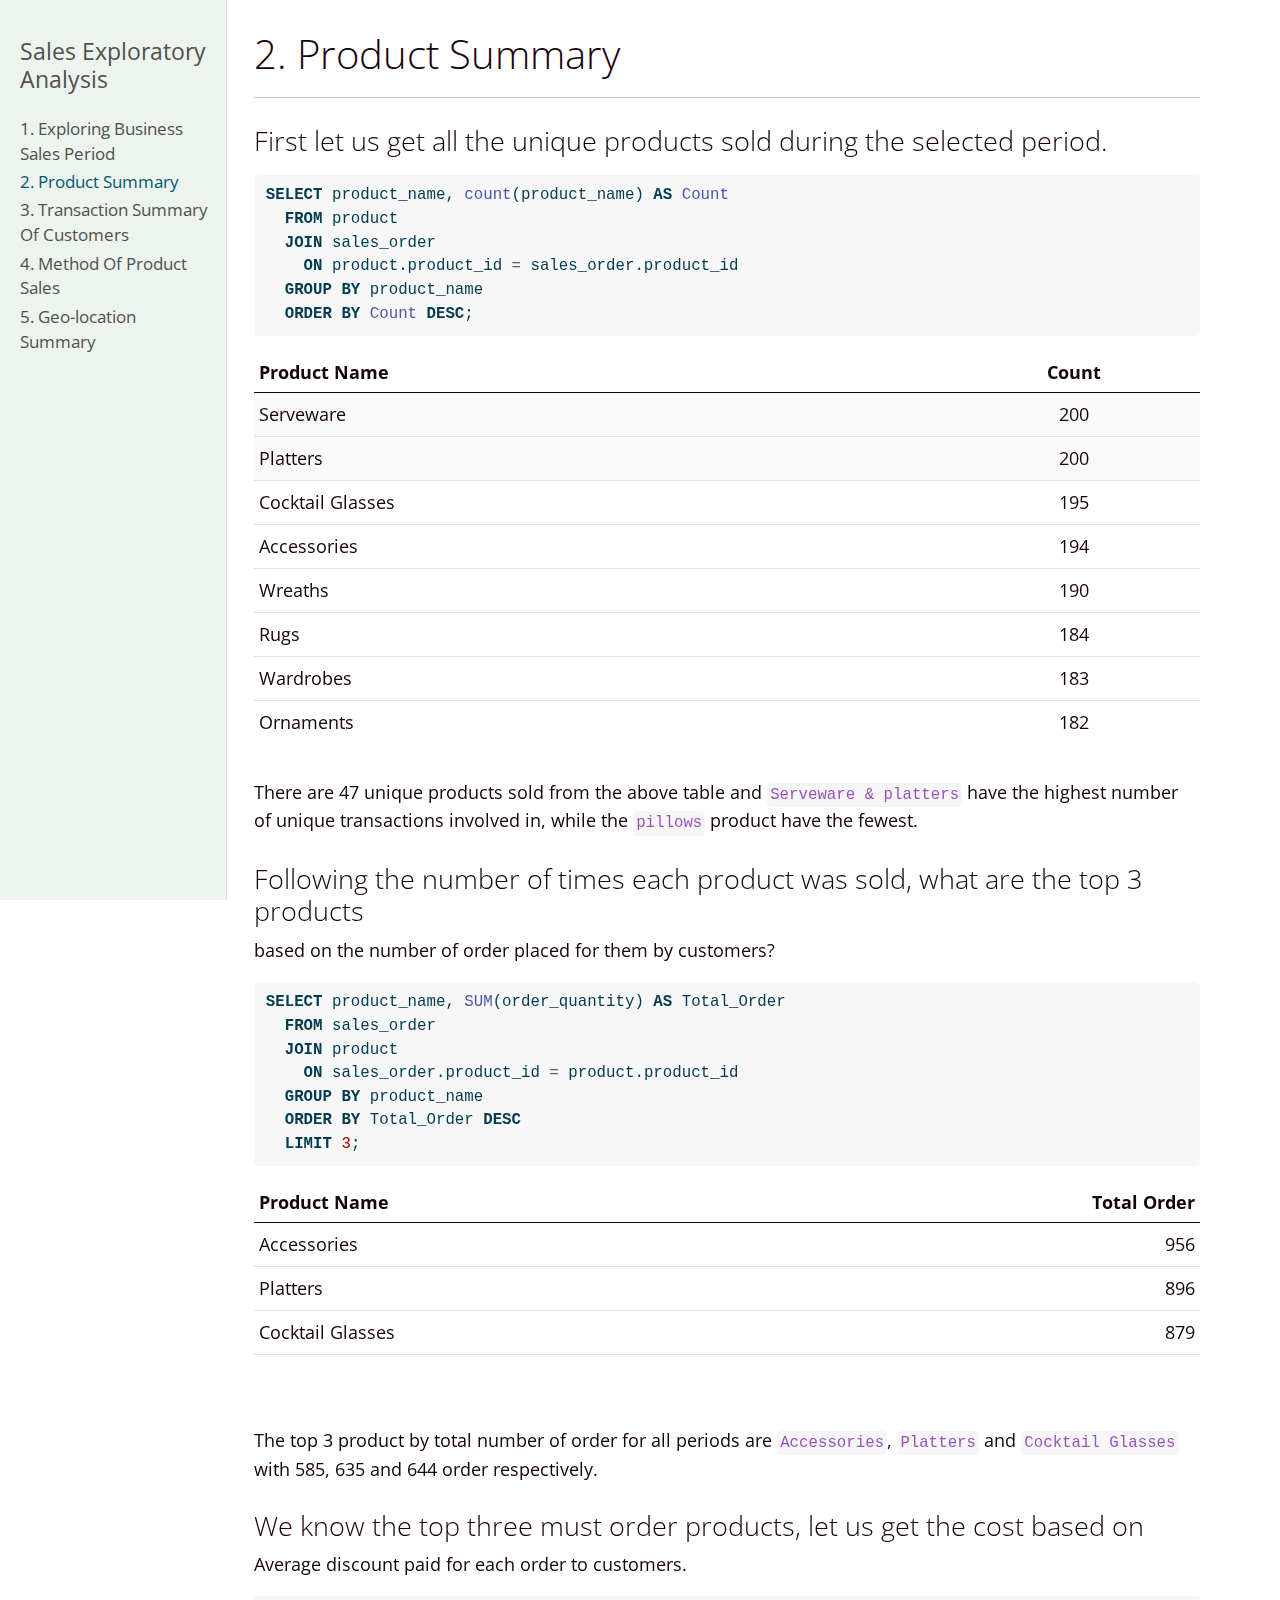
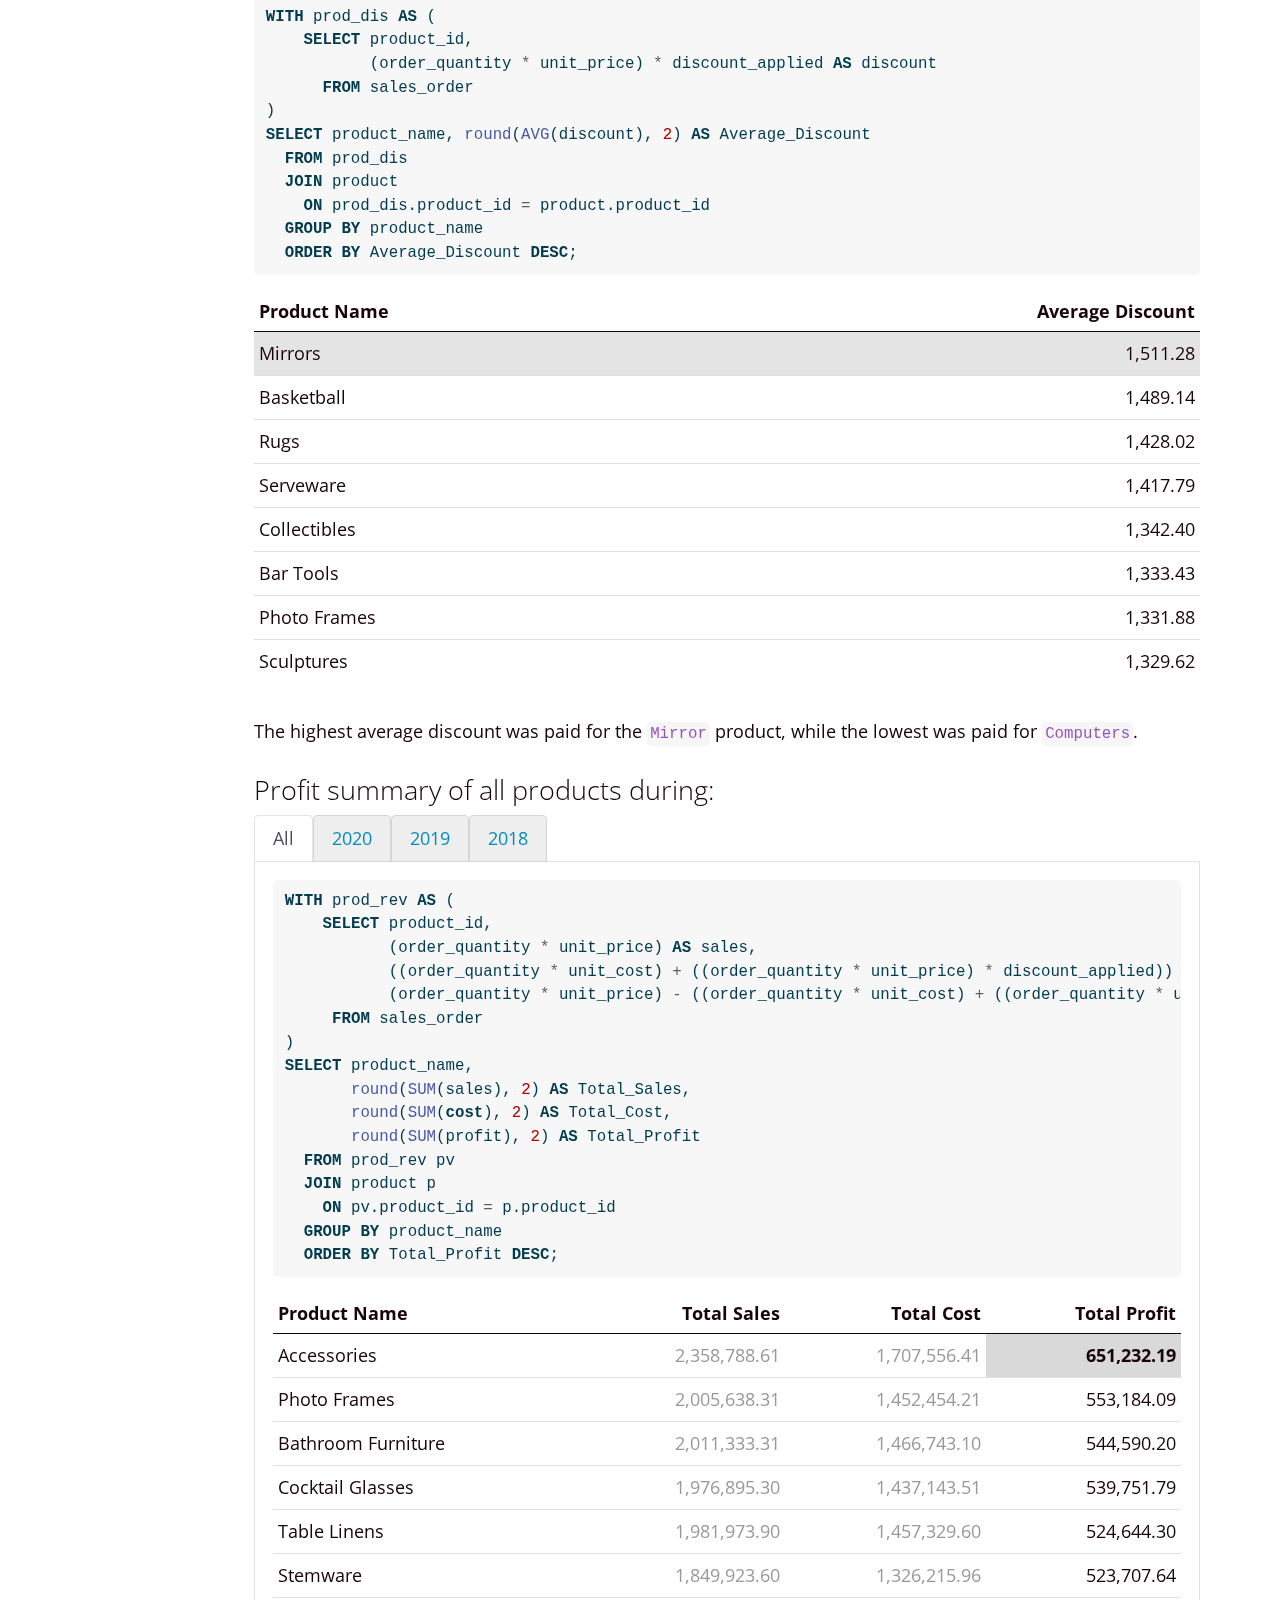
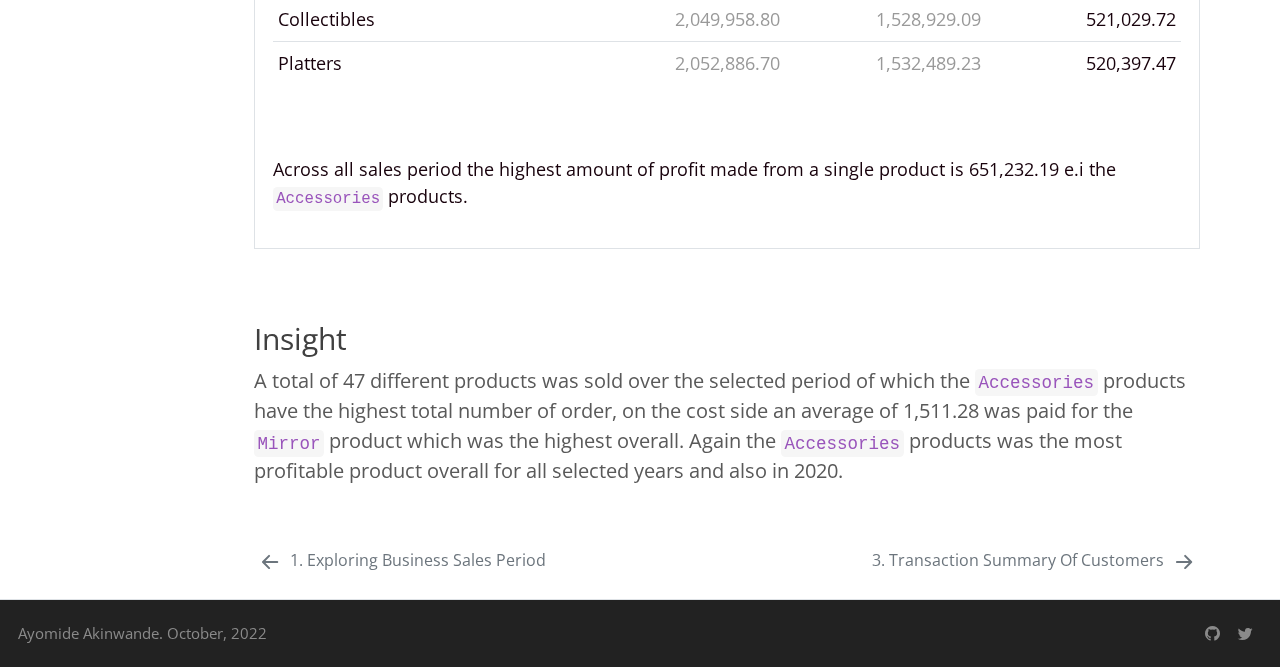
<file: docs/product.html>
<!DOCTYPE html>
<html xmlns="http://www.w3.org/1999/xhtml" lang="en" xml:lang="en"><head>

<meta charset="utf-8">
<meta name="generator" content="quarto-1.1.149">

<meta name="viewport" content="width=device-width, initial-scale=1.0, user-scalable=yes">


<title>2. Product Summary</title>
<style>
code{white-space: pre-wrap;}
span.smallcaps{font-variant: small-caps;}
div.columns{display: flex; gap: min(4vw, 1.5em);}
div.column{flex: auto; overflow-x: auto;}
div.hanging-indent{margin-left: 1.5em; text-indent: -1.5em;}
ul.task-list{list-style: none;}
ul.task-list li input[type="checkbox"] {
  width: 0.8em;
  margin: 0 0.8em 0.2em -1.6em;
  vertical-align: middle;
}
pre > code.sourceCode { white-space: pre; position: relative; }
pre > code.sourceCode > span { display: inline-block; line-height: 1.25; }
pre > code.sourceCode > span:empty { height: 1.2em; }
.sourceCode { overflow: visible; }
code.sourceCode > span { color: inherit; text-decoration: inherit; }
div.sourceCode { margin: 1em 0; }
pre.sourceCode { margin: 0; }
@media screen {
div.sourceCode { overflow: auto; }
}
@media print {
pre > code.sourceCode { white-space: pre-wrap; }
pre > code.sourceCode > span { text-indent: -5em; padding-left: 5em; }
}
pre.numberSource code
  { counter-reset: source-line 0; }
pre.numberSource code > span
  { position: relative; left: -4em; counter-increment: source-line; }
pre.numberSource code > span > a:first-child::before
  { content: counter(source-line);
    position: relative; left: -1em; text-align: right; vertical-align: baseline;
    border: none; display: inline-block;
    -webkit-touch-callout: none; -webkit-user-select: none;
    -khtml-user-select: none; -moz-user-select: none;
    -ms-user-select: none; user-select: none;
    padding: 0 4px; width: 4em;
    color: #aaaaaa;
  }
pre.numberSource { margin-left: 3em; border-left: 1px solid #aaaaaa;  padding-left: 4px; }
div.sourceCode
  {   }
@media screen {
pre > code.sourceCode > span > a:first-child::before { text-decoration: underline; }
}
code span.al { color: #ff0000; font-weight: bold; } /* Alert */
code span.an { color: #60a0b0; font-weight: bold; font-style: italic; } /* Annotation */
code span.at { color: #7d9029; } /* Attribute */
code span.bn { color: #40a070; } /* BaseN */
code span.bu { color: #008000; } /* BuiltIn */
code span.cf { color: #007020; font-weight: bold; } /* ControlFlow */
code span.ch { color: #4070a0; } /* Char */
code span.cn { color: #880000; } /* Constant */
code span.co { color: #60a0b0; font-style: italic; } /* Comment */
code span.cv { color: #60a0b0; font-weight: bold; font-style: italic; } /* CommentVar */
code span.do { color: #ba2121; font-style: italic; } /* Documentation */
code span.dt { color: #902000; } /* DataType */
code span.dv { color: #40a070; } /* DecVal */
code span.er { color: #ff0000; font-weight: bold; } /* Error */
code span.ex { } /* Extension */
code span.fl { color: #40a070; } /* Float */
code span.fu { color: #06287e; } /* Function */
code span.im { color: #008000; font-weight: bold; } /* Import */
code span.in { color: #60a0b0; font-weight: bold; font-style: italic; } /* Information */
code span.kw { color: #007020; font-weight: bold; } /* Keyword */
code span.op { color: #666666; } /* Operator */
code span.ot { color: #007020; } /* Other */
code span.pp { color: #bc7a00; } /* Preprocessor */
code span.sc { color: #4070a0; } /* SpecialChar */
code span.ss { color: #bb6688; } /* SpecialString */
code span.st { color: #4070a0; } /* String */
code span.va { color: #19177c; } /* Variable */
code span.vs { color: #4070a0; } /* VerbatimString */
code span.wa { color: #60a0b0; font-weight: bold; font-style: italic; } /* Warning */
</style>


<script src="site_libs/quarto-nav/quarto-nav.js"></script>
<script src="site_libs/quarto-nav/headroom.min.js"></script>
<script src="site_libs/clipboard/clipboard.min.js"></script>
<script src="site_libs/quarto-search/autocomplete.umd.js"></script>
<script src="site_libs/quarto-search/fuse.min.js"></script>
<script src="site_libs/quarto-search/quarto-search.js"></script>
<meta name="quarto:offset" content="./">
<link href="./customer.html" rel="next">
<link href="./index.html" rel="prev">
<script src="site_libs/quarto-html/quarto.js"></script>
<script src="site_libs/quarto-html/popper.min.js"></script>
<script src="site_libs/quarto-html/tippy.umd.min.js"></script>
<script src="site_libs/quarto-html/anchor.min.js"></script>
<link href="site_libs/quarto-html/tippy.css" rel="stylesheet">
<link href="site_libs/quarto-html/quarto-syntax-highlighting.css" rel="stylesheet" id="quarto-text-highlighting-styles">
<script src="site_libs/bootstrap/bootstrap.min.js"></script>
<link href="site_libs/bootstrap/bootstrap-icons.css" rel="stylesheet">
<link href="site_libs/bootstrap/bootstrap.min.css" rel="stylesheet" id="quarto-bootstrap" data-mode="light">
<script id="quarto-search-options" type="application/json">{
  "location": "sidebar",
  "copy-button": false,
  "collapse-after": 3,
  "panel-placement": "start",
  "type": "textbox",
  "limit": 20,
  "language": {
    "search-no-results-text": "No results",
    "search-matching-documents-text": "matching documents",
    "search-copy-link-title": "Copy link to search",
    "search-hide-matches-text": "Hide additional matches",
    "search-more-match-text": "more match in this document",
    "search-more-matches-text": "more matches in this document",
    "search-clear-button-title": "Clear",
    "search-detached-cancel-button-title": "Cancel",
    "search-submit-button-title": "Submit"
  }
}</script>


</head>

<body class="nav-sidebar docked fullcontent">

<div id="quarto-search-results"></div>
  <header id="quarto-header" class="headroom fixed-top">
  <nav class="quarto-secondary-nav" data-bs-toggle="collapse" data-bs-target="#quarto-sidebar" aria-controls="quarto-sidebar" aria-expanded="false" aria-label="Toggle sidebar navigation" onclick="if (window.quartoToggleHeadroom) { window.quartoToggleHeadroom(); }">
    <div class="container-fluid d-flex justify-content-between">
      <h1 class="quarto-secondary-nav-title">2. Product Summary</h1>
      <button type="button" class="quarto-btn-toggle btn" aria-label="Show secondary navigation">
        <i class="bi bi-chevron-right"></i>
      </button>
    </div>
  </nav>
</header>
<!-- content -->
<div id="quarto-content" class="quarto-container page-columns page-rows-contents page-layout-article">
<!-- sidebar -->
  <nav id="quarto-sidebar" class="sidebar collapse sidebar-navigation docked overflow-auto">
    <div class="pt-lg-2 mt-2 text-left sidebar-header">
    <div class="sidebar-title mb-0 py-0">
      <a href="./">Sales Exploratory Analysis</a> 
    </div>
      </div>
    <div class="sidebar-menu-container"> 
    <ul class="list-unstyled mt-1">
        <li class="sidebar-item">
  <div class="sidebar-item-container"> 
  <a href="./index.html" class="sidebar-item-text sidebar-link">1. Exploring Business Sales Period</a>
  </div>
</li>
        <li class="sidebar-item">
  <div class="sidebar-item-container"> 
  <a href="./product.html" class="sidebar-item-text sidebar-link active">2. Product Summary</a>
  </div>
</li>
        <li class="sidebar-item">
  <div class="sidebar-item-container"> 
  <a href="./customer.html" class="sidebar-item-text sidebar-link">3. Transaction Summary Of Customers</a>
  </div>
</li>
        <li class="sidebar-item">
  <div class="sidebar-item-container"> 
  <a href="./sales_channel.html" class="sidebar-item-text sidebar-link">4. Method Of Product Sales</a>
  </div>
</li>
        <li class="sidebar-item">
  <div class="sidebar-item-container"> 
  <a href="./location.html" class="sidebar-item-text sidebar-link">5. Geo-location Summary</a>
  </div>
</li>
    </ul>
    </div>
</nav>
<!-- margin-sidebar -->
    
<!-- main -->
<main class="content" id="quarto-document-content">

<header id="title-block-header" class="quarto-title-block default">
<div class="quarto-title">
<h1 class="title d-none d-lg-block">2. Product Summary</h1>
</div>



<div class="quarto-title-meta">

    
    
  </div>
  

</header>

<hr>
<section id="first-let-us-get-all-the-unique-products-sold-during-the-selected-period." class="level3">
<h3 class="anchored" data-anchor-id="first-let-us-get-all-the-unique-products-sold-during-the-selected-period.">First let us get all the unique products sold during the selected period.</h3>
<div class="cell">
<div class="sourceCode cell-code" id="cb1"><pre class="sourceCode sql code-with-copy"><code class="sourceCode sql"><span id="cb1-1"><a href="#cb1-1" aria-hidden="true" tabindex="-1"></a><span class="kw">SELECT</span> product_name, <span class="fu">count</span>(product_name) <span class="kw">AS</span> <span class="fu">Count</span></span>
<span id="cb1-2"><a href="#cb1-2" aria-hidden="true" tabindex="-1"></a>  <span class="kw">FROM</span> product</span>
<span id="cb1-3"><a href="#cb1-3" aria-hidden="true" tabindex="-1"></a>  <span class="kw">JOIN</span> sales_order</span>
<span id="cb1-4"><a href="#cb1-4" aria-hidden="true" tabindex="-1"></a>    <span class="kw">ON</span> product.product_id <span class="op">=</span> sales_order.product_id</span>
<span id="cb1-5"><a href="#cb1-5" aria-hidden="true" tabindex="-1"></a>  <span class="kw">GROUP</span> <span class="kw">BY</span> product_name</span>
<span id="cb1-6"><a href="#cb1-6" aria-hidden="true" tabindex="-1"></a>  <span class="kw">ORDER</span> <span class="kw">BY</span> <span class="fu">Count</span> <span class="kw">DESC</span>;</span></code><button title="Copy to Clipboard" class="code-copy-button"><i class="bi"></i></button></pre></div>
</div>
<div class="cell">
<div class="cell-output-display">

<div id="rgjgvcgqwh" style="overflow-x:auto;overflow-y:auto;width:auto;height:380px;">
<style>html {
  font-family: -apple-system, BlinkMacSystemFont, 'Segoe UI', Roboto, Oxygen, Ubuntu, Cantarell, 'Helvetica Neue', 'Fira Sans', 'Droid Sans', Arial, sans-serif;
}

:where(#rgjgvcgqwh) .gt_table {
  display: table;
  border-collapse: collapse;
  margin-left: auto;
  margin-right: auto;
  color: #333333;
  font-size: 16px;
  font-weight: normal;
  font-style: normal;
  background-color: #FFFFFF;
  width: auto;
  border-top-style: solid;
  border-top-width: 2px;
  border-top-color: #A8A8A8;
  border-right-style: none;
  border-right-width: 2px;
  border-right-color: #D3D3D3;
  border-bottom-style: solid;
  border-bottom-width: 2px;
  border-bottom-color: #A8A8A8;
  border-left-style: none;
  border-left-width: 2px;
  border-left-color: #D3D3D3;
}

:where(#rgjgvcgqwh) .gt_heading {
  background-color: #FFFFFF;
  text-align: center;
  border-bottom-color: #FFFFFF;
  border-left-style: none;
  border-left-width: 1px;
  border-left-color: #D3D3D3;
  border-right-style: none;
  border-right-width: 1px;
  border-right-color: #D3D3D3;
}

:where(#rgjgvcgqwh) .gt_title {
  color: #333333;
  font-size: 125%;
  font-weight: initial;
  padding-top: 4px;
  padding-bottom: 4px;
  padding-left: 5px;
  padding-right: 5px;
  border-bottom-color: #FFFFFF;
  border-bottom-width: 0;
}

:where(#rgjgvcgqwh) .gt_subtitle {
  color: #333333;
  font-size: 85%;
  font-weight: initial;
  padding-top: 0;
  padding-bottom: 6px;
  padding-left: 5px;
  padding-right: 5px;
  border-top-color: #FFFFFF;
  border-top-width: 0;
}

:where(#rgjgvcgqwh) .gt_bottom_border {
  border-bottom-style: solid;
  border-bottom-width: 2px;
  border-bottom-color: #D3D3D3;
}

:where(#rgjgvcgqwh) .gt_col_headings {
  border-top-style: solid;
  border-top-width: 2px;
  border-top-color: #D3D3D3;
  border-bottom-style: solid;
  border-bottom-width: 2px;
  border-bottom-color: #6E6E6E;
  border-left-style: none;
  border-left-width: 1px;
  border-left-color: #D3D3D3;
  border-right-style: none;
  border-right-width: 1px;
  border-right-color: #D3D3D3;
}

:where(#rgjgvcgqwh) .gt_col_heading {
  color: #333333;
  background-color: #FFFFFF;
  font-size: 100%;
  font-weight: bold;
  text-transform: inherit;
  border-left-style: none;
  border-left-width: 1px;
  border-left-color: #D3D3D3;
  border-right-style: none;
  border-right-width: 1px;
  border-right-color: #D3D3D3;
  vertical-align: bottom;
  padding-top: 5px;
  padding-bottom: 6px;
  padding-left: 5px;
  padding-right: 5px;
  overflow-x: hidden;
}

:where(#rgjgvcgqwh) .gt_column_spanner_outer {
  color: #333333;
  background-color: #FFFFFF;
  font-size: 100%;
  font-weight: bold;
  text-transform: inherit;
  padding-top: 0;
  padding-bottom: 0;
  padding-left: 4px;
  padding-right: 4px;
}

:where(#rgjgvcgqwh) .gt_column_spanner_outer:first-child {
  padding-left: 0;
}

:where(#rgjgvcgqwh) .gt_column_spanner_outer:last-child {
  padding-right: 0;
}

:where(#rgjgvcgqwh) .gt_column_spanner {
  border-bottom-style: solid;
  border-bottom-width: 2px;
  border-bottom-color: #6E6E6E;
  vertical-align: bottom;
  padding-top: 5px;
  padding-bottom: 5px;
  overflow-x: hidden;
  display: inline-block;
  width: 100%;
}

:where(#rgjgvcgqwh) .gt_group_heading {
  padding-top: 8px;
  padding-bottom: 8px;
  padding-left: 5px;
  padding-right: 5px;
  color: #333333;
  background-color: #FFFFFF;
  font-size: 100%;
  font-weight: initial;
  text-transform: inherit;
  border-top-style: solid;
  border-top-width: 2px;
  border-top-color: #D3D3D3;
  border-bottom-style: solid;
  border-bottom-width: 2px;
  border-bottom-color: #D3D3D3;
  border-left-style: none;
  border-left-width: 1px;
  border-left-color: #D3D3D3;
  border-right-style: none;
  border-right-width: 1px;
  border-right-color: #D3D3D3;
  vertical-align: middle;
}

:where(#rgjgvcgqwh) .gt_empty_group_heading {
  padding: 0.5px;
  color: #333333;
  background-color: #FFFFFF;
  font-size: 100%;
  font-weight: initial;
  border-top-style: solid;
  border-top-width: 2px;
  border-top-color: #D3D3D3;
  border-bottom-style: solid;
  border-bottom-width: 2px;
  border-bottom-color: #D3D3D3;
  vertical-align: middle;
}

:where(#rgjgvcgqwh) .gt_from_md > :first-child {
  margin-top: 0;
}

:where(#rgjgvcgqwh) .gt_from_md > :last-child {
  margin-bottom: 0;
}

:where(#rgjgvcgqwh) .gt_row {
  padding-top: 8px;
  padding-bottom: 8px;
  padding-left: 5px;
  padding-right: 5px;
  margin: 10px;
  border-top-style: solid;
  border-top-width: 1px;
  border-top-color: #D3D3D3;
  border-left-style: none;
  border-left-width: 1px;
  border-left-color: #D3D3D3;
  border-right-style: none;
  border-right-width: 1px;
  border-right-color: #D3D3D3;
  vertical-align: middle;
  overflow-x: hidden;
}

:where(#rgjgvcgqwh) .gt_stub {
  color: #333333;
  background-color: #FFFFFF;
  font-size: 100%;
  font-weight: initial;
  text-transform: inherit;
  border-right-style: solid;
  border-right-width: 2px;
  border-right-color: #D3D3D3;
  padding-left: 5px;
  padding-right: 5px;
}

:where(#rgjgvcgqwh) .gt_stub_row_group {
  color: #333333;
  background-color: #FFFFFF;
  font-size: 100%;
  font-weight: initial;
  text-transform: inherit;
  border-right-style: solid;
  border-right-width: 2px;
  border-right-color: #D3D3D3;
  padding-left: 5px;
  padding-right: 5px;
  vertical-align: top;
}

:where(#rgjgvcgqwh) .gt_row_group_first td {
  border-top-width: 2px;
}

:where(#rgjgvcgqwh) .gt_summary_row {
  color: #333333;
  background-color: #FFFFFF;
  text-transform: inherit;
  padding-top: 8px;
  padding-bottom: 8px;
  padding-left: 5px;
  padding-right: 5px;
}

:where(#rgjgvcgqwh) .gt_first_summary_row {
  border-top-style: solid;
  border-top-color: #D3D3D3;
}

:where(#rgjgvcgqwh) .gt_first_summary_row.thick {
  border-top-width: 2px;
}

:where(#rgjgvcgqwh) .gt_last_summary_row {
  padding-top: 8px;
  padding-bottom: 8px;
  padding-left: 5px;
  padding-right: 5px;
  border-bottom-style: solid;
  border-bottom-width: 2px;
  border-bottom-color: #D3D3D3;
}

:where(#rgjgvcgqwh) .gt_grand_summary_row {
  color: #333333;
  background-color: #FFFFFF;
  text-transform: inherit;
  padding-top: 8px;
  padding-bottom: 8px;
  padding-left: 5px;
  padding-right: 5px;
}

:where(#rgjgvcgqwh) .gt_first_grand_summary_row {
  padding-top: 8px;
  padding-bottom: 8px;
  padding-left: 5px;
  padding-right: 5px;
  border-top-style: double;
  border-top-width: 6px;
  border-top-color: #D3D3D3;
}

:where(#rgjgvcgqwh) .gt_striped {
  background-color: rgba(128, 128, 128, 0.05);
}

:where(#rgjgvcgqwh) .gt_table_body {
  border-top-style: solid;
  border-top-width: 2px;
  border-top-color: #D3D3D3;
  border-bottom-style: solid;
  border-bottom-width: 2px;
  border-bottom-color: #D3D3D3;
}

:where(#rgjgvcgqwh) .gt_footnotes {
  color: #333333;
  background-color: #FFFFFF;
  border-bottom-style: none;
  border-bottom-width: 2px;
  border-bottom-color: #D3D3D3;
  border-left-style: none;
  border-left-width: 2px;
  border-left-color: #D3D3D3;
  border-right-style: none;
  border-right-width: 2px;
  border-right-color: #D3D3D3;
}

:where(#rgjgvcgqwh) .gt_footnote {
  margin: 0px;
  font-size: 90%;
  padding-left: 4px;
  padding-right: 4px;
  padding-left: 5px;
  padding-right: 5px;
}

:where(#rgjgvcgqwh) .gt_sourcenotes {
  color: #333333;
  background-color: #FFFFFF;
  border-bottom-style: none;
  border-bottom-width: 2px;
  border-bottom-color: #D3D3D3;
  border-left-style: none;
  border-left-width: 2px;
  border-left-color: #D3D3D3;
  border-right-style: none;
  border-right-width: 2px;
  border-right-color: #D3D3D3;
}

:where(#rgjgvcgqwh) .gt_sourcenote {
  font-size: 90%;
  padding-top: 4px;
  padding-bottom: 4px;
  padding-left: 5px;
  padding-right: 5px;
}

:where(#rgjgvcgqwh) .gt_left {
  text-align: left;
}

:where(#rgjgvcgqwh) .gt_center {
  text-align: center;
}

:where(#rgjgvcgqwh) .gt_right {
  text-align: right;
  font-variant-numeric: tabular-nums;
}

:where(#rgjgvcgqwh) .gt_font_normal {
  font-weight: normal;
}

:where(#rgjgvcgqwh) .gt_font_bold {
  font-weight: bold;
}

:where(#rgjgvcgqwh) .gt_font_italic {
  font-style: italic;
}

:where(#rgjgvcgqwh) .gt_super {
  font-size: 65%;
}

:where(#rgjgvcgqwh) .gt_footnote_marks {
  font-style: italic;
  font-weight: normal;
  font-size: 75%;
  vertical-align: 0.4em;
}

:where(#rgjgvcgqwh) .gt_asterisk {
  font-size: 100%;
  vertical-align: 0;
}

:where(#rgjgvcgqwh) .gt_indent_1 {
  text-indent: 5px;
}

:where(#rgjgvcgqwh) .gt_indent_2 {
  text-indent: 10px;
}

:where(#rgjgvcgqwh) .gt_indent_3 {
  text-indent: 15px;
}

:where(#rgjgvcgqwh) .gt_indent_4 {
  text-indent: 20px;
}

:where(#rgjgvcgqwh) .gt_indent_5 {
  text-indent: 25px;
}
</style>
<table class="gt_table">
  
  <thead class="gt_col_headings">
    <tr>
      <th class="gt_col_heading gt_columns_bottom_border gt_left" rowspan="1" colspan="1" scope="col">Product Name</th>
      <th class="gt_col_heading gt_columns_bottom_border gt_center" rowspan="1" colspan="1" scope="col">Count</th>
    </tr>
  </thead>
  <tbody class="gt_table_body">
    <tr><td class="gt_row gt_left" style="background-color: rgba(247,247,247,0.8); font-weight: normal;">Serveware</td>
<td class="gt_row gt_center" style="background-color: rgba(247,247,247,0.8); font-weight: normal;">200</td></tr>
    <tr><td class="gt_row gt_left" style="background-color: rgba(247,247,247,0.8); font-weight: normal;">Platters</td>
<td class="gt_row gt_center" style="background-color: rgba(247,247,247,0.8); font-weight: normal;">200</td></tr>
    <tr><td class="gt_row gt_left">Cocktail Glasses</td>
<td class="gt_row gt_center">195</td></tr>
    <tr><td class="gt_row gt_left">Accessories</td>
<td class="gt_row gt_center">194</td></tr>
    <tr><td class="gt_row gt_left">Wreaths</td>
<td class="gt_row gt_center">190</td></tr>
    <tr><td class="gt_row gt_left">Rugs</td>
<td class="gt_row gt_center">184</td></tr>
    <tr><td class="gt_row gt_left">Wardrobes</td>
<td class="gt_row gt_center">183</td></tr>
    <tr><td class="gt_row gt_left">Ornaments</td>
<td class="gt_row gt_center">182</td></tr>
    <tr><td class="gt_row gt_left">Sculptures</td>
<td class="gt_row gt_center">182</td></tr>
    <tr><td class="gt_row gt_left">Dining Furniture</td>
<td class="gt_row gt_center">181</td></tr>
    <tr><td class="gt_row gt_left">TV and video</td>
<td class="gt_row gt_center">180</td></tr>
    <tr><td class="gt_row gt_left">Collectibles</td>
<td class="gt_row gt_center">179</td></tr>
    <tr><td class="gt_row gt_left">Phones</td>
<td class="gt_row gt_center">178</td></tr>
    <tr><td class="gt_row gt_left">Furniture Cushions</td>
<td class="gt_row gt_center">178</td></tr>
    <tr><td class="gt_row gt_left">Stemware</td>
<td class="gt_row gt_center">177</td></tr>
    <tr><td class="gt_row gt_left">Pendants</td>
<td class="gt_row gt_center">176</td></tr>
    <tr><td class="gt_row gt_left">Bakeware</td>
<td class="gt_row gt_center">175</td></tr>
    <tr><td class="gt_row gt_left">Photo Frames</td>
<td class="gt_row gt_center">173</td></tr>
    <tr><td class="gt_row gt_left">Bathroom Furniture</td>
<td class="gt_row gt_center">173</td></tr>
    <tr><td class="gt_row gt_left">Table Lamps</td>
<td class="gt_row gt_center">172</td></tr>
    <tr><td class="gt_row gt_left">Home Fragrances</td>
<td class="gt_row gt_center">172</td></tr>
    <tr><td class="gt_row gt_left">Baseball</td>
<td class="gt_row gt_center">170</td></tr>
    <tr><td class="gt_row gt_left">Bar Tools</td>
<td class="gt_row gt_center">170</td></tr>
    <tr><td class="gt_row gt_left">Clocks</td>
<td class="gt_row gt_center">170</td></tr>
    <tr><td class="gt_row gt_left">Candleholders</td>
<td class="gt_row gt_center">169</td></tr>
    <tr><td class="gt_row gt_left">Blankets</td>
<td class="gt_row gt_center">168</td></tr>
    <tr><td class="gt_row gt_left">Floral</td>
<td class="gt_row gt_center">168</td></tr>
    <tr><td class="gt_row gt_left">Wine Storage</td>
<td class="gt_row gt_center">168</td></tr>
    <tr><td class="gt_row gt_left">Table Linens</td>
<td class="gt_row gt_center">168</td></tr>
    <tr><td class="gt_row gt_left">Dinnerware</td>
<td class="gt_row gt_center">166</td></tr>
    <tr><td class="gt_row gt_left">Outdoor Decor</td>
<td class="gt_row gt_center">166</td></tr>
    <tr><td class="gt_row gt_left">Festive</td>
<td class="gt_row gt_center">165</td></tr>
    <tr><td class="gt_row gt_left">Vanities</td>
<td class="gt_row gt_center">164</td></tr>
    <tr><td class="gt_row gt_left">Floor Lamps</td>
<td class="gt_row gt_center">164</td></tr>
    <tr><td class="gt_row gt_left">Wall Frames</td>
<td class="gt_row gt_center">163</td></tr>
    <tr><td class="gt_row gt_left">Mirrors</td>
<td class="gt_row gt_center">163</td></tr>
    <tr><td class="gt_row gt_left">Cookware</td>
<td class="gt_row gt_center">162</td></tr>
    <tr><td class="gt_row gt_left">Candles</td>
<td class="gt_row gt_center">158</td></tr>
    <tr><td class="gt_row gt_left">Outdoor Furniture</td>
<td class="gt_row gt_center">157</td></tr>
    <tr><td class="gt_row gt_left">Basketball</td>
<td class="gt_row gt_center">156</td></tr>
    <tr><td class="gt_row gt_left">Wall Coverings</td>
<td class="gt_row gt_center">156</td></tr>
    <tr><td class="gt_row gt_left">Computers</td>
<td class="gt_row gt_center">154</td></tr>
    <tr><td class="gt_row gt_left">Bedroom Furniture</td>
<td class="gt_row gt_center">152</td></tr>
    <tr><td class="gt_row gt_left">Audio</td>
<td class="gt_row gt_center">152</td></tr>
    <tr><td class="gt_row gt_left">Bean Bags</td>
<td class="gt_row gt_center">147</td></tr>
    <tr><td class="gt_row gt_left">Vases</td>
<td class="gt_row gt_center">145</td></tr>
    <tr><td class="gt_row gt_left">Pillows</td>
<td class="gt_row gt_center">126</td></tr>
  </tbody>
  
  
</table>
</div>
</div>
</div>
<p><br></p>
<p>There are 47 unique products sold from the above table and <code>Serveware &amp; platters</code> have the highest number of unique transactions involved in, while the <code>pillows</code> product have the fewest.</p>
</section>
<section id="following-the-number-of-times-each-product-was-sold-what-are-the-top-3-products" class="level3">
<h3 class="anchored" data-anchor-id="following-the-number-of-times-each-product-was-sold-what-are-the-top-3-products">Following the number of times each product was sold, what are the top 3 products</h3>
<p>based on the number of order placed for them by customers?</p>
<div class="cell">
<div class="sourceCode cell-code" id="cb2"><pre class="sourceCode sql code-with-copy"><code class="sourceCode sql"><span id="cb2-1"><a href="#cb2-1" aria-hidden="true" tabindex="-1"></a><span class="kw">SELECT</span> product_name, <span class="fu">SUM</span>(order_quantity) <span class="kw">AS</span> Total_Order</span>
<span id="cb2-2"><a href="#cb2-2" aria-hidden="true" tabindex="-1"></a>  <span class="kw">FROM</span> sales_order</span>
<span id="cb2-3"><a href="#cb2-3" aria-hidden="true" tabindex="-1"></a>  <span class="kw">JOIN</span> product</span>
<span id="cb2-4"><a href="#cb2-4" aria-hidden="true" tabindex="-1"></a>    <span class="kw">ON</span> sales_order.product_id <span class="op">=</span> product.product_id</span>
<span id="cb2-5"><a href="#cb2-5" aria-hidden="true" tabindex="-1"></a>  <span class="kw">GROUP</span> <span class="kw">BY</span> product_name</span>
<span id="cb2-6"><a href="#cb2-6" aria-hidden="true" tabindex="-1"></a>  <span class="kw">ORDER</span> <span class="kw">BY</span> Total_Order <span class="kw">DESC</span></span>
<span id="cb2-7"><a href="#cb2-7" aria-hidden="true" tabindex="-1"></a>  <span class="kw">LIMIT</span> <span class="dv">3</span>;</span></code><button title="Copy to Clipboard" class="code-copy-button"><i class="bi"></i></button></pre></div>
</div>
<div class="cell">
<div class="cell-output-display">

<div id="abaihhemha" style="overflow-x:auto;overflow-y:auto;width:auto;height:auto;">
<style>html {
  font-family: -apple-system, BlinkMacSystemFont, 'Segoe UI', Roboto, Oxygen, Ubuntu, Cantarell, 'Helvetica Neue', 'Fira Sans', 'Droid Sans', Arial, sans-serif;
}

:where(#abaihhemha) .gt_table {
  display: table;
  border-collapse: collapse;
  margin-left: auto;
  margin-right: auto;
  color: #333333;
  font-size: 16px;
  font-weight: normal;
  font-style: normal;
  background-color: #FFFFFF;
  width: auto;
  border-top-style: solid;
  border-top-width: 2px;
  border-top-color: #A8A8A8;
  border-right-style: none;
  border-right-width: 2px;
  border-right-color: #D3D3D3;
  border-bottom-style: solid;
  border-bottom-width: 2px;
  border-bottom-color: #A8A8A8;
  border-left-style: none;
  border-left-width: 2px;
  border-left-color: #D3D3D3;
}

:where(#abaihhemha) .gt_heading {
  background-color: #FFFFFF;
  text-align: center;
  border-bottom-color: #FFFFFF;
  border-left-style: none;
  border-left-width: 1px;
  border-left-color: #D3D3D3;
  border-right-style: none;
  border-right-width: 1px;
  border-right-color: #D3D3D3;
}

:where(#abaihhemha) .gt_title {
  color: #333333;
  font-size: 125%;
  font-weight: initial;
  padding-top: 4px;
  padding-bottom: 4px;
  padding-left: 5px;
  padding-right: 5px;
  border-bottom-color: #FFFFFF;
  border-bottom-width: 0;
}

:where(#abaihhemha) .gt_subtitle {
  color: #333333;
  font-size: 85%;
  font-weight: initial;
  padding-top: 0;
  padding-bottom: 6px;
  padding-left: 5px;
  padding-right: 5px;
  border-top-color: #FFFFFF;
  border-top-width: 0;
}

:where(#abaihhemha) .gt_bottom_border {
  border-bottom-style: solid;
  border-bottom-width: 2px;
  border-bottom-color: #D3D3D3;
}

:where(#abaihhemha) .gt_col_headings {
  border-top-style: solid;
  border-top-width: 2px;
  border-top-color: #D3D3D3;
  border-bottom-style: solid;
  border-bottom-width: 2px;
  border-bottom-color: #6E6E6E;
  border-left-style: none;
  border-left-width: 1px;
  border-left-color: #D3D3D3;
  border-right-style: none;
  border-right-width: 1px;
  border-right-color: #D3D3D3;
}

:where(#abaihhemha) .gt_col_heading {
  color: #333333;
  background-color: #FFFFFF;
  font-size: 100%;
  font-weight: bold;
  text-transform: inherit;
  border-left-style: none;
  border-left-width: 1px;
  border-left-color: #D3D3D3;
  border-right-style: none;
  border-right-width: 1px;
  border-right-color: #D3D3D3;
  vertical-align: bottom;
  padding-top: 5px;
  padding-bottom: 6px;
  padding-left: 5px;
  padding-right: 5px;
  overflow-x: hidden;
}

:where(#abaihhemha) .gt_column_spanner_outer {
  color: #333333;
  background-color: #FFFFFF;
  font-size: 100%;
  font-weight: bold;
  text-transform: inherit;
  padding-top: 0;
  padding-bottom: 0;
  padding-left: 4px;
  padding-right: 4px;
}

:where(#abaihhemha) .gt_column_spanner_outer:first-child {
  padding-left: 0;
}

:where(#abaihhemha) .gt_column_spanner_outer:last-child {
  padding-right: 0;
}

:where(#abaihhemha) .gt_column_spanner {
  border-bottom-style: solid;
  border-bottom-width: 2px;
  border-bottom-color: #6E6E6E;
  vertical-align: bottom;
  padding-top: 5px;
  padding-bottom: 5px;
  overflow-x: hidden;
  display: inline-block;
  width: 100%;
}

:where(#abaihhemha) .gt_group_heading {
  padding-top: 8px;
  padding-bottom: 8px;
  padding-left: 5px;
  padding-right: 5px;
  color: #333333;
  background-color: #FFFFFF;
  font-size: 100%;
  font-weight: initial;
  text-transform: inherit;
  border-top-style: solid;
  border-top-width: 2px;
  border-top-color: #D3D3D3;
  border-bottom-style: solid;
  border-bottom-width: 2px;
  border-bottom-color: #D3D3D3;
  border-left-style: none;
  border-left-width: 1px;
  border-left-color: #D3D3D3;
  border-right-style: none;
  border-right-width: 1px;
  border-right-color: #D3D3D3;
  vertical-align: middle;
}

:where(#abaihhemha) .gt_empty_group_heading {
  padding: 0.5px;
  color: #333333;
  background-color: #FFFFFF;
  font-size: 100%;
  font-weight: initial;
  border-top-style: solid;
  border-top-width: 2px;
  border-top-color: #D3D3D3;
  border-bottom-style: solid;
  border-bottom-width: 2px;
  border-bottom-color: #D3D3D3;
  vertical-align: middle;
}

:where(#abaihhemha) .gt_from_md > :first-child {
  margin-top: 0;
}

:where(#abaihhemha) .gt_from_md > :last-child {
  margin-bottom: 0;
}

:where(#abaihhemha) .gt_row {
  padding-top: 8px;
  padding-bottom: 8px;
  padding-left: 5px;
  padding-right: 5px;
  margin: 10px;
  border-top-style: solid;
  border-top-width: 1px;
  border-top-color: #D3D3D3;
  border-left-style: none;
  border-left-width: 1px;
  border-left-color: #D3D3D3;
  border-right-style: none;
  border-right-width: 1px;
  border-right-color: #D3D3D3;
  vertical-align: middle;
  overflow-x: hidden;
}

:where(#abaihhemha) .gt_stub {
  color: #333333;
  background-color: #FFFFFF;
  font-size: 100%;
  font-weight: initial;
  text-transform: inherit;
  border-right-style: solid;
  border-right-width: 2px;
  border-right-color: #D3D3D3;
  padding-left: 5px;
  padding-right: 5px;
}

:where(#abaihhemha) .gt_stub_row_group {
  color: #333333;
  background-color: #FFFFFF;
  font-size: 100%;
  font-weight: initial;
  text-transform: inherit;
  border-right-style: solid;
  border-right-width: 2px;
  border-right-color: #D3D3D3;
  padding-left: 5px;
  padding-right: 5px;
  vertical-align: top;
}

:where(#abaihhemha) .gt_row_group_first td {
  border-top-width: 2px;
}

:where(#abaihhemha) .gt_summary_row {
  color: #333333;
  background-color: #FFFFFF;
  text-transform: inherit;
  padding-top: 8px;
  padding-bottom: 8px;
  padding-left: 5px;
  padding-right: 5px;
}

:where(#abaihhemha) .gt_first_summary_row {
  border-top-style: solid;
  border-top-color: #D3D3D3;
}

:where(#abaihhemha) .gt_first_summary_row.thick {
  border-top-width: 2px;
}

:where(#abaihhemha) .gt_last_summary_row {
  padding-top: 8px;
  padding-bottom: 8px;
  padding-left: 5px;
  padding-right: 5px;
  border-bottom-style: solid;
  border-bottom-width: 2px;
  border-bottom-color: #D3D3D3;
}

:where(#abaihhemha) .gt_grand_summary_row {
  color: #333333;
  background-color: #FFFFFF;
  text-transform: inherit;
  padding-top: 8px;
  padding-bottom: 8px;
  padding-left: 5px;
  padding-right: 5px;
}

:where(#abaihhemha) .gt_first_grand_summary_row {
  padding-top: 8px;
  padding-bottom: 8px;
  padding-left: 5px;
  padding-right: 5px;
  border-top-style: double;
  border-top-width: 6px;
  border-top-color: #D3D3D3;
}

:where(#abaihhemha) .gt_striped {
  background-color: rgba(128, 128, 128, 0.05);
}

:where(#abaihhemha) .gt_table_body {
  border-top-style: solid;
  border-top-width: 2px;
  border-top-color: #D3D3D3;
  border-bottom-style: solid;
  border-bottom-width: 2px;
  border-bottom-color: #D3D3D3;
}

:where(#abaihhemha) .gt_footnotes {
  color: #333333;
  background-color: #FFFFFF;
  border-bottom-style: none;
  border-bottom-width: 2px;
  border-bottom-color: #D3D3D3;
  border-left-style: none;
  border-left-width: 2px;
  border-left-color: #D3D3D3;
  border-right-style: none;
  border-right-width: 2px;
  border-right-color: #D3D3D3;
}

:where(#abaihhemha) .gt_footnote {
  margin: 0px;
  font-size: 90%;
  padding-left: 4px;
  padding-right: 4px;
  padding-left: 5px;
  padding-right: 5px;
}

:where(#abaihhemha) .gt_sourcenotes {
  color: #333333;
  background-color: #FFFFFF;
  border-bottom-style: none;
  border-bottom-width: 2px;
  border-bottom-color: #D3D3D3;
  border-left-style: none;
  border-left-width: 2px;
  border-left-color: #D3D3D3;
  border-right-style: none;
  border-right-width: 2px;
  border-right-color: #D3D3D3;
}

:where(#abaihhemha) .gt_sourcenote {
  font-size: 90%;
  padding-top: 4px;
  padding-bottom: 4px;
  padding-left: 5px;
  padding-right: 5px;
}

:where(#abaihhemha) .gt_left {
  text-align: left;
}

:where(#abaihhemha) .gt_center {
  text-align: center;
}

:where(#abaihhemha) .gt_right {
  text-align: right;
  font-variant-numeric: tabular-nums;
}

:where(#abaihhemha) .gt_font_normal {
  font-weight: normal;
}

:where(#abaihhemha) .gt_font_bold {
  font-weight: bold;
}

:where(#abaihhemha) .gt_font_italic {
  font-style: italic;
}

:where(#abaihhemha) .gt_super {
  font-size: 65%;
}

:where(#abaihhemha) .gt_footnote_marks {
  font-style: italic;
  font-weight: normal;
  font-size: 75%;
  vertical-align: 0.4em;
}

:where(#abaihhemha) .gt_asterisk {
  font-size: 100%;
  vertical-align: 0;
}

:where(#abaihhemha) .gt_indent_1 {
  text-indent: 5px;
}

:where(#abaihhemha) .gt_indent_2 {
  text-indent: 10px;
}

:where(#abaihhemha) .gt_indent_3 {
  text-indent: 15px;
}

:where(#abaihhemha) .gt_indent_4 {
  text-indent: 20px;
}

:where(#abaihhemha) .gt_indent_5 {
  text-indent: 25px;
}
</style>
<table class="gt_table">
  
  <thead class="gt_col_headings">
    <tr>
      <th class="gt_col_heading gt_columns_bottom_border gt_left" rowspan="1" colspan="1" scope="col">Product Name</th>
      <th class="gt_col_heading gt_columns_bottom_border gt_right" rowspan="1" colspan="1" scope="col">Total Order</th>
    </tr>
  </thead>
  <tbody class="gt_table_body">
    <tr><td class="gt_row gt_left">Accessories</td>
<td class="gt_row gt_right">956</td></tr>
    <tr><td class="gt_row gt_left">Platters</td>
<td class="gt_row gt_right">896</td></tr>
    <tr><td class="gt_row gt_left">Cocktail Glasses</td>
<td class="gt_row gt_right">879</td></tr>
  </tbody>
  
  
</table>
</div>
</div>
</div>
<p><br></p>
<p>The top 3 product by total number of order for all periods are <code>Accessories</code>, <code>Platters</code> and <code>Cocktail Glasses</code> with 585, 635 and 644 order respectively.</p>
</section>
<section id="we-know-the-top-three-must-order-products-let-us-get-the-cost-based-on" class="level3">
<h3 class="anchored" data-anchor-id="we-know-the-top-three-must-order-products-let-us-get-the-cost-based-on">We know the top three must order products, let us get the cost based on</h3>
<p>Average discount paid for each order to customers.</p>
<div class="cell">
<div class="sourceCode cell-code" id="cb3"><pre class="sourceCode sql code-with-copy"><code class="sourceCode sql"><span id="cb3-1"><a href="#cb3-1" aria-hidden="true" tabindex="-1"></a><span class="kw">WITH</span> prod_dis <span class="kw">AS</span> (</span>
<span id="cb3-2"><a href="#cb3-2" aria-hidden="true" tabindex="-1"></a>    <span class="kw">SELECT</span> product_id,</span>
<span id="cb3-3"><a href="#cb3-3" aria-hidden="true" tabindex="-1"></a>           (order_quantity <span class="op">*</span> unit_price) <span class="op">*</span> discount_applied <span class="kw">AS</span> discount</span>
<span id="cb3-4"><a href="#cb3-4" aria-hidden="true" tabindex="-1"></a>      <span class="kw">FROM</span> sales_order</span>
<span id="cb3-5"><a href="#cb3-5" aria-hidden="true" tabindex="-1"></a>)</span>
<span id="cb3-6"><a href="#cb3-6" aria-hidden="true" tabindex="-1"></a><span class="kw">SELECT</span> product_name, <span class="fu">round</span>(<span class="fu">AVG</span>(discount), <span class="dv">2</span>) <span class="kw">AS</span> Average_Discount</span>
<span id="cb3-7"><a href="#cb3-7" aria-hidden="true" tabindex="-1"></a>  <span class="kw">FROM</span> prod_dis</span>
<span id="cb3-8"><a href="#cb3-8" aria-hidden="true" tabindex="-1"></a>  <span class="kw">JOIN</span> product</span>
<span id="cb3-9"><a href="#cb3-9" aria-hidden="true" tabindex="-1"></a>    <span class="kw">ON</span> prod_dis.product_id <span class="op">=</span> product.product_id</span>
<span id="cb3-10"><a href="#cb3-10" aria-hidden="true" tabindex="-1"></a>  <span class="kw">GROUP</span> <span class="kw">BY</span> product_name</span>
<span id="cb3-11"><a href="#cb3-11" aria-hidden="true" tabindex="-1"></a>  <span class="kw">ORDER</span> <span class="kw">BY</span> Average_Discount <span class="kw">DESC</span>;</span></code><button title="Copy to Clipboard" class="code-copy-button"><i class="bi"></i></button></pre></div>
</div>
<div class="cell">
<div class="cell-output-display">

<div id="iwgkyptanz" style="overflow-x:auto;overflow-y:auto;width:auto;height:380px;">
<style>html {
  font-family: -apple-system, BlinkMacSystemFont, 'Segoe UI', Roboto, Oxygen, Ubuntu, Cantarell, 'Helvetica Neue', 'Fira Sans', 'Droid Sans', Arial, sans-serif;
}

:where(#iwgkyptanz) .gt_table {
  display: table;
  border-collapse: collapse;
  margin-left: auto;
  margin-right: auto;
  color: #333333;
  font-size: 16px;
  font-weight: normal;
  font-style: normal;
  background-color: #FFFFFF;
  width: auto;
  border-top-style: solid;
  border-top-width: 2px;
  border-top-color: #A8A8A8;
  border-right-style: none;
  border-right-width: 2px;
  border-right-color: #D3D3D3;
  border-bottom-style: solid;
  border-bottom-width: 2px;
  border-bottom-color: #A8A8A8;
  border-left-style: none;
  border-left-width: 2px;
  border-left-color: #D3D3D3;
}

:where(#iwgkyptanz) .gt_heading {
  background-color: #FFFFFF;
  text-align: center;
  border-bottom-color: #FFFFFF;
  border-left-style: none;
  border-left-width: 1px;
  border-left-color: #D3D3D3;
  border-right-style: none;
  border-right-width: 1px;
  border-right-color: #D3D3D3;
}

:where(#iwgkyptanz) .gt_title {
  color: #333333;
  font-size: 125%;
  font-weight: initial;
  padding-top: 4px;
  padding-bottom: 4px;
  padding-left: 5px;
  padding-right: 5px;
  border-bottom-color: #FFFFFF;
  border-bottom-width: 0;
}

:where(#iwgkyptanz) .gt_subtitle {
  color: #333333;
  font-size: 85%;
  font-weight: initial;
  padding-top: 0;
  padding-bottom: 6px;
  padding-left: 5px;
  padding-right: 5px;
  border-top-color: #FFFFFF;
  border-top-width: 0;
}

:where(#iwgkyptanz) .gt_bottom_border {
  border-bottom-style: solid;
  border-bottom-width: 2px;
  border-bottom-color: #D3D3D3;
}

:where(#iwgkyptanz) .gt_col_headings {
  border-top-style: solid;
  border-top-width: 2px;
  border-top-color: #D3D3D3;
  border-bottom-style: solid;
  border-bottom-width: 2px;
  border-bottom-color: #6E6E6E;
  border-left-style: none;
  border-left-width: 1px;
  border-left-color: #D3D3D3;
  border-right-style: none;
  border-right-width: 1px;
  border-right-color: #D3D3D3;
}

:where(#iwgkyptanz) .gt_col_heading {
  color: #333333;
  background-color: #FFFFFF;
  font-size: 100%;
  font-weight: bold;
  text-transform: inherit;
  border-left-style: none;
  border-left-width: 1px;
  border-left-color: #D3D3D3;
  border-right-style: none;
  border-right-width: 1px;
  border-right-color: #D3D3D3;
  vertical-align: bottom;
  padding-top: 5px;
  padding-bottom: 6px;
  padding-left: 5px;
  padding-right: 5px;
  overflow-x: hidden;
}

:where(#iwgkyptanz) .gt_column_spanner_outer {
  color: #333333;
  background-color: #FFFFFF;
  font-size: 100%;
  font-weight: bold;
  text-transform: inherit;
  padding-top: 0;
  padding-bottom: 0;
  padding-left: 4px;
  padding-right: 4px;
}

:where(#iwgkyptanz) .gt_column_spanner_outer:first-child {
  padding-left: 0;
}

:where(#iwgkyptanz) .gt_column_spanner_outer:last-child {
  padding-right: 0;
}

:where(#iwgkyptanz) .gt_column_spanner {
  border-bottom-style: solid;
  border-bottom-width: 2px;
  border-bottom-color: #6E6E6E;
  vertical-align: bottom;
  padding-top: 5px;
  padding-bottom: 5px;
  overflow-x: hidden;
  display: inline-block;
  width: 100%;
}

:where(#iwgkyptanz) .gt_group_heading {
  padding-top: 8px;
  padding-bottom: 8px;
  padding-left: 5px;
  padding-right: 5px;
  color: #333333;
  background-color: #FFFFFF;
  font-size: 100%;
  font-weight: initial;
  text-transform: inherit;
  border-top-style: solid;
  border-top-width: 2px;
  border-top-color: #D3D3D3;
  border-bottom-style: solid;
  border-bottom-width: 2px;
  border-bottom-color: #D3D3D3;
  border-left-style: none;
  border-left-width: 1px;
  border-left-color: #D3D3D3;
  border-right-style: none;
  border-right-width: 1px;
  border-right-color: #D3D3D3;
  vertical-align: middle;
}

:where(#iwgkyptanz) .gt_empty_group_heading {
  padding: 0.5px;
  color: #333333;
  background-color: #FFFFFF;
  font-size: 100%;
  font-weight: initial;
  border-top-style: solid;
  border-top-width: 2px;
  border-top-color: #D3D3D3;
  border-bottom-style: solid;
  border-bottom-width: 2px;
  border-bottom-color: #D3D3D3;
  vertical-align: middle;
}

:where(#iwgkyptanz) .gt_from_md > :first-child {
  margin-top: 0;
}

:where(#iwgkyptanz) .gt_from_md > :last-child {
  margin-bottom: 0;
}

:where(#iwgkyptanz) .gt_row {
  padding-top: 8px;
  padding-bottom: 8px;
  padding-left: 5px;
  padding-right: 5px;
  margin: 10px;
  border-top-style: solid;
  border-top-width: 1px;
  border-top-color: #D3D3D3;
  border-left-style: none;
  border-left-width: 1px;
  border-left-color: #D3D3D3;
  border-right-style: none;
  border-right-width: 1px;
  border-right-color: #D3D3D3;
  vertical-align: middle;
  overflow-x: hidden;
}

:where(#iwgkyptanz) .gt_stub {
  color: #333333;
  background-color: #FFFFFF;
  font-size: 100%;
  font-weight: initial;
  text-transform: inherit;
  border-right-style: solid;
  border-right-width: 2px;
  border-right-color: #D3D3D3;
  padding-left: 5px;
  padding-right: 5px;
}

:where(#iwgkyptanz) .gt_stub_row_group {
  color: #333333;
  background-color: #FFFFFF;
  font-size: 100%;
  font-weight: initial;
  text-transform: inherit;
  border-right-style: solid;
  border-right-width: 2px;
  border-right-color: #D3D3D3;
  padding-left: 5px;
  padding-right: 5px;
  vertical-align: top;
}

:where(#iwgkyptanz) .gt_row_group_first td {
  border-top-width: 2px;
}

:where(#iwgkyptanz) .gt_summary_row {
  color: #333333;
  background-color: #FFFFFF;
  text-transform: inherit;
  padding-top: 8px;
  padding-bottom: 8px;
  padding-left: 5px;
  padding-right: 5px;
}

:where(#iwgkyptanz) .gt_first_summary_row {
  border-top-style: solid;
  border-top-color: #D3D3D3;
}

:where(#iwgkyptanz) .gt_first_summary_row.thick {
  border-top-width: 2px;
}

:where(#iwgkyptanz) .gt_last_summary_row {
  padding-top: 8px;
  padding-bottom: 8px;
  padding-left: 5px;
  padding-right: 5px;
  border-bottom-style: solid;
  border-bottom-width: 2px;
  border-bottom-color: #D3D3D3;
}

:where(#iwgkyptanz) .gt_grand_summary_row {
  color: #333333;
  background-color: #FFFFFF;
  text-transform: inherit;
  padding-top: 8px;
  padding-bottom: 8px;
  padding-left: 5px;
  padding-right: 5px;
}

:where(#iwgkyptanz) .gt_first_grand_summary_row {
  padding-top: 8px;
  padding-bottom: 8px;
  padding-left: 5px;
  padding-right: 5px;
  border-top-style: double;
  border-top-width: 6px;
  border-top-color: #D3D3D3;
}

:where(#iwgkyptanz) .gt_striped {
  background-color: rgba(128, 128, 128, 0.05);
}

:where(#iwgkyptanz) .gt_table_body {
  border-top-style: solid;
  border-top-width: 2px;
  border-top-color: #D3D3D3;
  border-bottom-style: solid;
  border-bottom-width: 2px;
  border-bottom-color: #D3D3D3;
}

:where(#iwgkyptanz) .gt_footnotes {
  color: #333333;
  background-color: #FFFFFF;
  border-bottom-style: none;
  border-bottom-width: 2px;
  border-bottom-color: #D3D3D3;
  border-left-style: none;
  border-left-width: 2px;
  border-left-color: #D3D3D3;
  border-right-style: none;
  border-right-width: 2px;
  border-right-color: #D3D3D3;
}

:where(#iwgkyptanz) .gt_footnote {
  margin: 0px;
  font-size: 90%;
  padding-left: 4px;
  padding-right: 4px;
  padding-left: 5px;
  padding-right: 5px;
}

:where(#iwgkyptanz) .gt_sourcenotes {
  color: #333333;
  background-color: #FFFFFF;
  border-bottom-style: none;
  border-bottom-width: 2px;
  border-bottom-color: #D3D3D3;
  border-left-style: none;
  border-left-width: 2px;
  border-left-color: #D3D3D3;
  border-right-style: none;
  border-right-width: 2px;
  border-right-color: #D3D3D3;
}

:where(#iwgkyptanz) .gt_sourcenote {
  font-size: 90%;
  padding-top: 4px;
  padding-bottom: 4px;
  padding-left: 5px;
  padding-right: 5px;
}

:where(#iwgkyptanz) .gt_left {
  text-align: left;
}

:where(#iwgkyptanz) .gt_center {
  text-align: center;
}

:where(#iwgkyptanz) .gt_right {
  text-align: right;
  font-variant-numeric: tabular-nums;
}

:where(#iwgkyptanz) .gt_font_normal {
  font-weight: normal;
}

:where(#iwgkyptanz) .gt_font_bold {
  font-weight: bold;
}

:where(#iwgkyptanz) .gt_font_italic {
  font-style: italic;
}

:where(#iwgkyptanz) .gt_super {
  font-size: 65%;
}

:where(#iwgkyptanz) .gt_footnote_marks {
  font-style: italic;
  font-weight: normal;
  font-size: 75%;
  vertical-align: 0.4em;
}

:where(#iwgkyptanz) .gt_asterisk {
  font-size: 100%;
  vertical-align: 0;
}

:where(#iwgkyptanz) .gt_indent_1 {
  text-indent: 5px;
}

:where(#iwgkyptanz) .gt_indent_2 {
  text-indent: 10px;
}

:where(#iwgkyptanz) .gt_indent_3 {
  text-indent: 15px;
}

:where(#iwgkyptanz) .gt_indent_4 {
  text-indent: 20px;
}

:where(#iwgkyptanz) .gt_indent_5 {
  text-indent: 25px;
}
</style>
<table class="gt_table">
  
  <thead class="gt_col_headings">
    <tr>
      <th class="gt_col_heading gt_columns_bottom_border gt_left" rowspan="1" colspan="1" scope="col">Product Name</th>
      <th class="gt_col_heading gt_columns_bottom_border gt_right" rowspan="1" colspan="1" scope="col">Average Discount</th>
    </tr>
  </thead>
  <tbody class="gt_table_body">
    <tr><td class="gt_row gt_left" style="background-color: rgba(221,221,221,0.8); font-weight: normal;">Mirrors</td>
<td class="gt_row gt_right" style="background-color: rgba(221,221,221,0.8); font-weight: normal;">1,511.28</td></tr>
    <tr><td class="gt_row gt_left">Basketball</td>
<td class="gt_row gt_right">1,489.14</td></tr>
    <tr><td class="gt_row gt_left">Rugs</td>
<td class="gt_row gt_right">1,428.02</td></tr>
    <tr><td class="gt_row gt_left">Serveware</td>
<td class="gt_row gt_right">1,417.79</td></tr>
    <tr><td class="gt_row gt_left">Collectibles</td>
<td class="gt_row gt_right">1,342.40</td></tr>
    <tr><td class="gt_row gt_left">Bar Tools</td>
<td class="gt_row gt_right">1,333.43</td></tr>
    <tr><td class="gt_row gt_left">Photo Frames</td>
<td class="gt_row gt_right">1,331.88</td></tr>
    <tr><td class="gt_row gt_left">Sculptures</td>
<td class="gt_row gt_right">1,329.62</td></tr>
    <tr><td class="gt_row gt_left">Accessories</td>
<td class="gt_row gt_right">1,327.77</td></tr>
    <tr><td class="gt_row gt_left">Cocktail Glasses</td>
<td class="gt_row gt_right">1,314.29</td></tr>
    <tr><td class="gt_row gt_left">Blankets</td>
<td class="gt_row gt_right">1,309.64</td></tr>
    <tr><td class="gt_row gt_left">Ornaments</td>
<td class="gt_row gt_right">1,302.24</td></tr>
    <tr><td class="gt_row gt_left">Table Linens</td>
<td class="gt_row gt_right">1,290.50</td></tr>
    <tr><td class="gt_row gt_left">Outdoor Furniture</td>
<td class="gt_row gt_right">1,259.69</td></tr>
    <tr><td class="gt_row gt_left">Candles</td>
<td class="gt_row gt_right">1,259.37</td></tr>
    <tr><td class="gt_row gt_left">Vanities</td>
<td class="gt_row gt_right">1,242.55</td></tr>
    <tr><td class="gt_row gt_left">Dining Furniture</td>
<td class="gt_row gt_right">1,224.22</td></tr>
    <tr><td class="gt_row gt_left">Candleholders</td>
<td class="gt_row gt_right">1,219.86</td></tr>
    <tr><td class="gt_row gt_left">TV and video</td>
<td class="gt_row gt_right">1,203.12</td></tr>
    <tr><td class="gt_row gt_left">Wall Frames</td>
<td class="gt_row gt_right">1,195.80</td></tr>
    <tr><td class="gt_row gt_left">Bathroom Furniture</td>
<td class="gt_row gt_right">1,193.01</td></tr>
    <tr><td class="gt_row gt_left">Furniture Cushions</td>
<td class="gt_row gt_right">1,183.27</td></tr>
    <tr><td class="gt_row gt_left">Wine Storage</td>
<td class="gt_row gt_right">1,178.00</td></tr>
    <tr><td class="gt_row gt_left">Table Lamps</td>
<td class="gt_row gt_right">1,168.92</td></tr>
    <tr><td class="gt_row gt_left">Baseball</td>
<td class="gt_row gt_right">1,158.46</td></tr>
    <tr><td class="gt_row gt_left">Dinnerware</td>
<td class="gt_row gt_right">1,151.19</td></tr>
    <tr><td class="gt_row gt_left">Floor Lamps</td>
<td class="gt_row gt_right">1,151.03</td></tr>
    <tr><td class="gt_row gt_left">Clocks</td>
<td class="gt_row gt_right">1,150.46</td></tr>
    <tr><td class="gt_row gt_left">Wall Coverings</td>
<td class="gt_row gt_right">1,145.30</td></tr>
    <tr><td class="gt_row gt_left">Audio</td>
<td class="gt_row gt_right">1,144.74</td></tr>
    <tr><td class="gt_row gt_left">Floral</td>
<td class="gt_row gt_right">1,119.88</td></tr>
    <tr><td class="gt_row gt_left">Platters</td>
<td class="gt_row gt_right">1,113.96</td></tr>
    <tr><td class="gt_row gt_left">Bean Bags</td>
<td class="gt_row gt_right">1,113.67</td></tr>
    <tr><td class="gt_row gt_left">Phones</td>
<td class="gt_row gt_right">1,110.22</td></tr>
    <tr><td class="gt_row gt_left">Pendants</td>
<td class="gt_row gt_right">1,109.18</td></tr>
    <tr><td class="gt_row gt_left">Home Fragrances</td>
<td class="gt_row gt_right">1,093.76</td></tr>
    <tr><td class="gt_row gt_left">Wardrobes</td>
<td class="gt_row gt_right">1,085.89</td></tr>
    <tr><td class="gt_row gt_left">Bedroom Furniture</td>
<td class="gt_row gt_right">1,080.13</td></tr>
    <tr><td class="gt_row gt_left">Festive</td>
<td class="gt_row gt_right">1,076.17</td></tr>
    <tr><td class="gt_row gt_left">Wreaths</td>
<td class="gt_row gt_right">1,069.82</td></tr>
    <tr><td class="gt_row gt_left">Bakeware</td>
<td class="gt_row gt_right">1,052.59</td></tr>
    <tr><td class="gt_row gt_left">Cookware</td>
<td class="gt_row gt_right">1,033.39</td></tr>
    <tr><td class="gt_row gt_left">Vases</td>
<td class="gt_row gt_right">1,014.09</td></tr>
    <tr><td class="gt_row gt_left">Pillows</td>
<td class="gt_row gt_right">1,010.88</td></tr>
    <tr><td class="gt_row gt_left">Outdoor Decor</td>
<td class="gt_row gt_right">998.12</td></tr>
    <tr><td class="gt_row gt_left">Stemware</td>
<td class="gt_row gt_right">993.84</td></tr>
    <tr><td class="gt_row gt_left" style="background-color: rgba(247,247,247,0.8); font-weight: normal;">Computers</td>
<td class="gt_row gt_right" style="background-color: rgba(247,247,247,0.8); font-weight: normal;">971.26</td></tr>
  </tbody>
  
  
</table>
</div>
</div>
</div>
<p><br></p>
<p>The highest average discount was paid for the <code>Mirror</code> product, while the lowest was paid for <code>Computers</code>.</p>
</section>
<section id="profit-summary-of-all-products-during" class="level3">
<h3 class="anchored" data-anchor-id="profit-summary-of-all-products-during">Profit summary of all products during:</h3>
<div class="panel-tabset">
<ul class="nav nav-tabs" role="tablist"><li class="nav-item" role="presentation"><a class="nav-link active" id="tabset-1-1-tab" data-bs-toggle="tab" data-bs-target="#tabset-1-1" role="tab" aria-controls="tabset-1-1" aria-selected="true">All</a></li><li class="nav-item" role="presentation"><a class="nav-link" id="tabset-1-2-tab" data-bs-toggle="tab" data-bs-target="#tabset-1-2" role="tab" aria-controls="tabset-1-2" aria-selected="false">2020</a></li><li class="nav-item" role="presentation"><a class="nav-link" id="tabset-1-3-tab" data-bs-toggle="tab" data-bs-target="#tabset-1-3" role="tab" aria-controls="tabset-1-3" aria-selected="false">2019</a></li><li class="nav-item" role="presentation"><a class="nav-link" id="tabset-1-4-tab" data-bs-toggle="tab" data-bs-target="#tabset-1-4" role="tab" aria-controls="tabset-1-4" aria-selected="false">2018</a></li></ul>
<div class="tab-content">
<div id="tabset-1-1" class="tab-pane active" role="tabpanel" aria-labelledby="tabset-1-1-tab">
<div class="cell">
<div class="sourceCode cell-code" id="cb4"><pre class="sourceCode sql code-with-copy"><code class="sourceCode sql"><span id="cb4-1"><a href="#cb4-1" aria-hidden="true" tabindex="-1"></a><span class="kw">WITH</span> prod_rev <span class="kw">AS</span> (</span>
<span id="cb4-2"><a href="#cb4-2" aria-hidden="true" tabindex="-1"></a>    <span class="kw">SELECT</span> product_id,</span>
<span id="cb4-3"><a href="#cb4-3" aria-hidden="true" tabindex="-1"></a>           (order_quantity <span class="op">*</span> unit_price) <span class="kw">AS</span> sales,</span>
<span id="cb4-4"><a href="#cb4-4" aria-hidden="true" tabindex="-1"></a>           ((order_quantity <span class="op">*</span> unit_cost) <span class="op">+</span> ((order_quantity <span class="op">*</span> unit_price) <span class="op">*</span> discount_applied)) <span class="kw">AS</span> <span class="kw">cost</span>,</span>
<span id="cb4-5"><a href="#cb4-5" aria-hidden="true" tabindex="-1"></a>           (order_quantity <span class="op">*</span> unit_price) <span class="op">-</span> ((order_quantity <span class="op">*</span> unit_cost) <span class="op">+</span> ((order_quantity <span class="op">*</span> unit_price) <span class="op">*</span> discount_applied)) <span class="kw">AS</span> profit</span>
<span id="cb4-6"><a href="#cb4-6" aria-hidden="true" tabindex="-1"></a>     <span class="kw">FROM</span> sales_order</span>
<span id="cb4-7"><a href="#cb4-7" aria-hidden="true" tabindex="-1"></a>)</span>
<span id="cb4-8"><a href="#cb4-8" aria-hidden="true" tabindex="-1"></a><span class="kw">SELECT</span> product_name, </span>
<span id="cb4-9"><a href="#cb4-9" aria-hidden="true" tabindex="-1"></a>       <span class="fu">round</span>(<span class="fu">SUM</span>(sales), <span class="dv">2</span>) <span class="kw">AS</span> Total_Sales,</span>
<span id="cb4-10"><a href="#cb4-10" aria-hidden="true" tabindex="-1"></a>       <span class="fu">round</span>(<span class="fu">SUM</span>(<span class="kw">cost</span>), <span class="dv">2</span>) <span class="kw">AS</span> Total_Cost,</span>
<span id="cb4-11"><a href="#cb4-11" aria-hidden="true" tabindex="-1"></a>       <span class="fu">round</span>(<span class="fu">SUM</span>(profit), <span class="dv">2</span>) <span class="kw">AS</span> Total_Profit</span>
<span id="cb4-12"><a href="#cb4-12" aria-hidden="true" tabindex="-1"></a>  <span class="kw">FROM</span> prod_rev pv</span>
<span id="cb4-13"><a href="#cb4-13" aria-hidden="true" tabindex="-1"></a>  <span class="kw">JOIN</span> product p</span>
<span id="cb4-14"><a href="#cb4-14" aria-hidden="true" tabindex="-1"></a>    <span class="kw">ON</span> pv.product_id <span class="op">=</span> p.product_id</span>
<span id="cb4-15"><a href="#cb4-15" aria-hidden="true" tabindex="-1"></a>  <span class="kw">GROUP</span> <span class="kw">BY</span> product_name</span>
<span id="cb4-16"><a href="#cb4-16" aria-hidden="true" tabindex="-1"></a>  <span class="kw">ORDER</span> <span class="kw">BY</span> Total_Profit <span class="kw">DESC</span>;</span></code><button title="Copy to Clipboard" class="code-copy-button"><i class="bi"></i></button></pre></div>
</div>
<div class="cell">
<div class="cell-output-display">

<div id="txmnlitlxj" style="overflow-x:auto;overflow-y:auto;width:auto;height:380px;">
<style>html {
  font-family: -apple-system, BlinkMacSystemFont, 'Segoe UI', Roboto, Oxygen, Ubuntu, Cantarell, 'Helvetica Neue', 'Fira Sans', 'Droid Sans', Arial, sans-serif;
}

:where(#txmnlitlxj) .gt_table {
  display: table;
  border-collapse: collapse;
  margin-left: auto;
  margin-right: auto;
  color: #333333;
  font-size: 16px;
  font-weight: normal;
  font-style: normal;
  background-color: #FFFFFF;
  width: auto;
  border-top-style: solid;
  border-top-width: 2px;
  border-top-color: #A8A8A8;
  border-right-style: none;
  border-right-width: 2px;
  border-right-color: #D3D3D3;
  border-bottom-style: solid;
  border-bottom-width: 2px;
  border-bottom-color: #A8A8A8;
  border-left-style: none;
  border-left-width: 2px;
  border-left-color: #D3D3D3;
}

:where(#txmnlitlxj) .gt_heading {
  background-color: #FFFFFF;
  text-align: center;
  border-bottom-color: #FFFFFF;
  border-left-style: none;
  border-left-width: 1px;
  border-left-color: #D3D3D3;
  border-right-style: none;
  border-right-width: 1px;
  border-right-color: #D3D3D3;
}

:where(#txmnlitlxj) .gt_title {
  color: #333333;
  font-size: 125%;
  font-weight: initial;
  padding-top: 4px;
  padding-bottom: 4px;
  padding-left: 5px;
  padding-right: 5px;
  border-bottom-color: #FFFFFF;
  border-bottom-width: 0;
}

:where(#txmnlitlxj) .gt_subtitle {
  color: #333333;
  font-size: 85%;
  font-weight: initial;
  padding-top: 0;
  padding-bottom: 6px;
  padding-left: 5px;
  padding-right: 5px;
  border-top-color: #FFFFFF;
  border-top-width: 0;
}

:where(#txmnlitlxj) .gt_bottom_border {
  border-bottom-style: solid;
  border-bottom-width: 2px;
  border-bottom-color: #D3D3D3;
}

:where(#txmnlitlxj) .gt_col_headings {
  border-top-style: solid;
  border-top-width: 2px;
  border-top-color: #D3D3D3;
  border-bottom-style: solid;
  border-bottom-width: 2px;
  border-bottom-color: #6E6E6E;
  border-left-style: none;
  border-left-width: 1px;
  border-left-color: #D3D3D3;
  border-right-style: none;
  border-right-width: 1px;
  border-right-color: #D3D3D3;
}

:where(#txmnlitlxj) .gt_col_heading {
  color: #333333;
  background-color: #FFFFFF;
  font-size: 100%;
  font-weight: bold;
  text-transform: inherit;
  border-left-style: none;
  border-left-width: 1px;
  border-left-color: #D3D3D3;
  border-right-style: none;
  border-right-width: 1px;
  border-right-color: #D3D3D3;
  vertical-align: bottom;
  padding-top: 5px;
  padding-bottom: 6px;
  padding-left: 5px;
  padding-right: 5px;
  overflow-x: hidden;
}

:where(#txmnlitlxj) .gt_column_spanner_outer {
  color: #333333;
  background-color: #FFFFFF;
  font-size: 100%;
  font-weight: bold;
  text-transform: inherit;
  padding-top: 0;
  padding-bottom: 0;
  padding-left: 4px;
  padding-right: 4px;
}

:where(#txmnlitlxj) .gt_column_spanner_outer:first-child {
  padding-left: 0;
}

:where(#txmnlitlxj) .gt_column_spanner_outer:last-child {
  padding-right: 0;
}

:where(#txmnlitlxj) .gt_column_spanner {
  border-bottom-style: solid;
  border-bottom-width: 2px;
  border-bottom-color: #6E6E6E;
  vertical-align: bottom;
  padding-top: 5px;
  padding-bottom: 5px;
  overflow-x: hidden;
  display: inline-block;
  width: 100%;
}

:where(#txmnlitlxj) .gt_group_heading {
  padding-top: 8px;
  padding-bottom: 8px;
  padding-left: 5px;
  padding-right: 5px;
  color: #333333;
  background-color: #FFFFFF;
  font-size: 100%;
  font-weight: initial;
  text-transform: inherit;
  border-top-style: solid;
  border-top-width: 2px;
  border-top-color: #D3D3D3;
  border-bottom-style: solid;
  border-bottom-width: 2px;
  border-bottom-color: #D3D3D3;
  border-left-style: none;
  border-left-width: 1px;
  border-left-color: #D3D3D3;
  border-right-style: none;
  border-right-width: 1px;
  border-right-color: #D3D3D3;
  vertical-align: middle;
}

:where(#txmnlitlxj) .gt_empty_group_heading {
  padding: 0.5px;
  color: #333333;
  background-color: #FFFFFF;
  font-size: 100%;
  font-weight: initial;
  border-top-style: solid;
  border-top-width: 2px;
  border-top-color: #D3D3D3;
  border-bottom-style: solid;
  border-bottom-width: 2px;
  border-bottom-color: #D3D3D3;
  vertical-align: middle;
}

:where(#txmnlitlxj) .gt_from_md > :first-child {
  margin-top: 0;
}

:where(#txmnlitlxj) .gt_from_md > :last-child {
  margin-bottom: 0;
}

:where(#txmnlitlxj) .gt_row {
  padding-top: 8px;
  padding-bottom: 8px;
  padding-left: 5px;
  padding-right: 5px;
  margin: 10px;
  border-top-style: solid;
  border-top-width: 1px;
  border-top-color: #D3D3D3;
  border-left-style: none;
  border-left-width: 1px;
  border-left-color: #D3D3D3;
  border-right-style: none;
  border-right-width: 1px;
  border-right-color: #D3D3D3;
  vertical-align: middle;
  overflow-x: hidden;
}

:where(#txmnlitlxj) .gt_stub {
  color: #333333;
  background-color: #FFFFFF;
  font-size: 100%;
  font-weight: initial;
  text-transform: inherit;
  border-right-style: solid;
  border-right-width: 2px;
  border-right-color: #D3D3D3;
  padding-left: 5px;
  padding-right: 5px;
}

:where(#txmnlitlxj) .gt_stub_row_group {
  color: #333333;
  background-color: #FFFFFF;
  font-size: 100%;
  font-weight: initial;
  text-transform: inherit;
  border-right-style: solid;
  border-right-width: 2px;
  border-right-color: #D3D3D3;
  padding-left: 5px;
  padding-right: 5px;
  vertical-align: top;
}

:where(#txmnlitlxj) .gt_row_group_first td {
  border-top-width: 2px;
}

:where(#txmnlitlxj) .gt_summary_row {
  color: #333333;
  background-color: #FFFFFF;
  text-transform: inherit;
  padding-top: 8px;
  padding-bottom: 8px;
  padding-left: 5px;
  padding-right: 5px;
}

:where(#txmnlitlxj) .gt_first_summary_row {
  border-top-style: solid;
  border-top-color: #D3D3D3;
}

:where(#txmnlitlxj) .gt_first_summary_row.thick {
  border-top-width: 2px;
}

:where(#txmnlitlxj) .gt_last_summary_row {
  padding-top: 8px;
  padding-bottom: 8px;
  padding-left: 5px;
  padding-right: 5px;
  border-bottom-style: solid;
  border-bottom-width: 2px;
  border-bottom-color: #D3D3D3;
}

:where(#txmnlitlxj) .gt_grand_summary_row {
  color: #333333;
  background-color: #FFFFFF;
  text-transform: inherit;
  padding-top: 8px;
  padding-bottom: 8px;
  padding-left: 5px;
  padding-right: 5px;
}

:where(#txmnlitlxj) .gt_first_grand_summary_row {
  padding-top: 8px;
  padding-bottom: 8px;
  padding-left: 5px;
  padding-right: 5px;
  border-top-style: double;
  border-top-width: 6px;
  border-top-color: #D3D3D3;
}

:where(#txmnlitlxj) .gt_striped {
  background-color: rgba(128, 128, 128, 0.05);
}

:where(#txmnlitlxj) .gt_table_body {
  border-top-style: solid;
  border-top-width: 2px;
  border-top-color: #D3D3D3;
  border-bottom-style: solid;
  border-bottom-width: 2px;
  border-bottom-color: #D3D3D3;
}

:where(#txmnlitlxj) .gt_footnotes {
  color: #333333;
  background-color: #FFFFFF;
  border-bottom-style: none;
  border-bottom-width: 2px;
  border-bottom-color: #D3D3D3;
  border-left-style: none;
  border-left-width: 2px;
  border-left-color: #D3D3D3;
  border-right-style: none;
  border-right-width: 2px;
  border-right-color: #D3D3D3;
}

:where(#txmnlitlxj) .gt_footnote {
  margin: 0px;
  font-size: 90%;
  padding-left: 4px;
  padding-right: 4px;
  padding-left: 5px;
  padding-right: 5px;
}

:where(#txmnlitlxj) .gt_sourcenotes {
  color: #333333;
  background-color: #FFFFFF;
  border-bottom-style: none;
  border-bottom-width: 2px;
  border-bottom-color: #D3D3D3;
  border-left-style: none;
  border-left-width: 2px;
  border-left-color: #D3D3D3;
  border-right-style: none;
  border-right-width: 2px;
  border-right-color: #D3D3D3;
}

:where(#txmnlitlxj) .gt_sourcenote {
  font-size: 90%;
  padding-top: 4px;
  padding-bottom: 4px;
  padding-left: 5px;
  padding-right: 5px;
}

:where(#txmnlitlxj) .gt_left {
  text-align: left;
}

:where(#txmnlitlxj) .gt_center {
  text-align: center;
}

:where(#txmnlitlxj) .gt_right {
  text-align: right;
  font-variant-numeric: tabular-nums;
}

:where(#txmnlitlxj) .gt_font_normal {
  font-weight: normal;
}

:where(#txmnlitlxj) .gt_font_bold {
  font-weight: bold;
}

:where(#txmnlitlxj) .gt_font_italic {
  font-style: italic;
}

:where(#txmnlitlxj) .gt_super {
  font-size: 65%;
}

:where(#txmnlitlxj) .gt_footnote_marks {
  font-style: italic;
  font-weight: normal;
  font-size: 75%;
  vertical-align: 0.4em;
}

:where(#txmnlitlxj) .gt_asterisk {
  font-size: 100%;
  vertical-align: 0;
}

:where(#txmnlitlxj) .gt_indent_1 {
  text-indent: 5px;
}

:where(#txmnlitlxj) .gt_indent_2 {
  text-indent: 10px;
}

:where(#txmnlitlxj) .gt_indent_3 {
  text-indent: 15px;
}

:where(#txmnlitlxj) .gt_indent_4 {
  text-indent: 20px;
}

:where(#txmnlitlxj) .gt_indent_5 {
  text-indent: 25px;
}
</style>
<table class="gt_table">
  
  <thead class="gt_col_headings">
    <tr>
      <th class="gt_col_heading gt_columns_bottom_border gt_left" rowspan="1" colspan="1" scope="col">Product Name</th>
      <th class="gt_col_heading gt_columns_bottom_border gt_right" rowspan="1" colspan="1" scope="col">Total Sales</th>
      <th class="gt_col_heading gt_columns_bottom_border gt_right" rowspan="1" colspan="1" scope="col">Total Cost</th>
      <th class="gt_col_heading gt_columns_bottom_border gt_right" rowspan="1" colspan="1" scope="col">Total Profit</th>
    </tr>
  </thead>
  <tbody class="gt_table_body">
    <tr><td class="gt_row gt_left">Accessories</td>
<td class="gt_row gt_right" style="color: #999999;">2,358,788.61</td>
<td class="gt_row gt_right" style="color: #999999;">1,707,556.41</td>
<td class="gt_row gt_right" style="background-color: rgba(207,207,207,0.8); font-weight: bold;">651,232.19</td></tr>
    <tr><td class="gt_row gt_left">Photo Frames</td>
<td class="gt_row gt_right" style="color: #999999;">2,005,638.31</td>
<td class="gt_row gt_right" style="color: #999999;">1,452,454.21</td>
<td class="gt_row gt_right">553,184.09</td></tr>
    <tr><td class="gt_row gt_left">Bathroom Furniture</td>
<td class="gt_row gt_right" style="color: #999999;">2,011,333.31</td>
<td class="gt_row gt_right" style="color: #999999;">1,466,743.10</td>
<td class="gt_row gt_right">544,590.20</td></tr>
    <tr><td class="gt_row gt_left">Cocktail Glasses</td>
<td class="gt_row gt_right" style="color: #999999;">1,976,895.30</td>
<td class="gt_row gt_right" style="color: #999999;">1,437,143.51</td>
<td class="gt_row gt_right">539,751.79</td></tr>
    <tr><td class="gt_row gt_left">Table Linens</td>
<td class="gt_row gt_right" style="color: #999999;">1,981,973.90</td>
<td class="gt_row gt_right" style="color: #999999;">1,457,329.60</td>
<td class="gt_row gt_right">524,644.30</td></tr>
    <tr><td class="gt_row gt_left">Stemware</td>
<td class="gt_row gt_right" style="color: #999999;">1,849,923.60</td>
<td class="gt_row gt_right" style="color: #999999;">1,326,215.96</td>
<td class="gt_row gt_right">523,707.64</td></tr>
    <tr><td class="gt_row gt_left">Collectibles</td>
<td class="gt_row gt_right" style="color: #999999;">2,049,958.80</td>
<td class="gt_row gt_right" style="color: #999999;">1,528,929.09</td>
<td class="gt_row gt_right">521,029.72</td></tr>
    <tr><td class="gt_row gt_left">Platters</td>
<td class="gt_row gt_right" style="color: #999999;">2,052,886.70</td>
<td class="gt_row gt_right" style="color: #999999;">1,532,489.23</td>
<td class="gt_row gt_right">520,397.47</td></tr>
    <tr><td class="gt_row gt_left">Furniture Cushions</td>
<td class="gt_row gt_right" style="color: #999999;">1,925,111.00</td>
<td class="gt_row gt_right" style="color: #999999;">1,419,117.29</td>
<td class="gt_row gt_right">505,993.71</td></tr>
    <tr><td class="gt_row gt_left">Rugs</td>
<td class="gt_row gt_right" style="color: #999999;">2,130,841.20</td>
<td class="gt_row gt_right" style="color: #999999;">1,626,318.04</td>
<td class="gt_row gt_right">504,523.16</td></tr>
    <tr><td class="gt_row gt_left">Ornaments</td>
<td class="gt_row gt_right" style="color: #999999;">1,885,326.39</td>
<td class="gt_row gt_right" style="color: #999999;">1,381,236.43</td>
<td class="gt_row gt_right">504,089.96</td></tr>
    <tr><td class="gt_row gt_left">Serveware</td>
<td class="gt_row gt_right" style="color: #999999;">2,071,546.20</td>
<td class="gt_row gt_right" style="color: #999999;">1,568,826.98</td>
<td class="gt_row gt_right">502,719.22</td></tr>
    <tr><td class="gt_row gt_left">Floral</td>
<td class="gt_row gt_right" style="color: #999999;">1,821,837.20</td>
<td class="gt_row gt_right" style="color: #999999;">1,325,442.68</td>
<td class="gt_row gt_right">496,394.52</td></tr>
    <tr><td class="gt_row gt_left">TV and video</td>
<td class="gt_row gt_right" style="color: #999999;">1,825,415.00</td>
<td class="gt_row gt_right" style="color: #999999;">1,332,367.23</td>
<td class="gt_row gt_right">493,047.76</td></tr>
    <tr><td class="gt_row gt_left">Blankets</td>
<td class="gt_row gt_right" style="color: #999999;">1,870,921.39</td>
<td class="gt_row gt_right" style="color: #999999;">1,378,187.43</td>
<td class="gt_row gt_right">492,733.97</td></tr>
    <tr><td class="gt_row gt_left">Mirrors</td>
<td class="gt_row gt_right" style="color: #999999;">1,921,372.41</td>
<td class="gt_row gt_right" style="color: #999999;">1,429,144.65</td>
<td class="gt_row gt_right">492,227.76</td></tr>
    <tr><td class="gt_row gt_left">Table Lamps</td>
<td class="gt_row gt_right" style="color: #999999;">1,813,589.50</td>
<td class="gt_row gt_right" style="color: #999999;">1,322,768.98</td>
<td class="gt_row gt_right">490,820.52</td></tr>
    <tr><td class="gt_row gt_left">Festive</td>
<td class="gt_row gt_right" style="color: #999999;">1,754,783.61</td>
<td class="gt_row gt_right" style="color: #999999;">1,271,794.57</td>
<td class="gt_row gt_right">482,989.03</td></tr>
    <tr><td class="gt_row gt_left">Dinnerware</td>
<td class="gt_row gt_right" style="color: #999999;">1,727,112.60</td>
<td class="gt_row gt_right" style="color: #999999;">1,249,620.72</td>
<td class="gt_row gt_right">477,491.87</td></tr>
    <tr><td class="gt_row gt_left">Vanities</td>
<td class="gt_row gt_right" style="color: #999999;">1,790,675.50</td>
<td class="gt_row gt_right" style="color: #999999;">1,317,732.19</td>
<td class="gt_row gt_right">472,943.32</td></tr>
    <tr><td class="gt_row gt_left">Wardrobes</td>
<td class="gt_row gt_right" style="color: #999999;">1,868,140.90</td>
<td class="gt_row gt_right" style="color: #999999;">1,395,663.94</td>
<td class="gt_row gt_right">472,476.96</td></tr>
    <tr><td class="gt_row gt_left">Wine Storage</td>
<td class="gt_row gt_right" style="color: #999999;">1,742,422.10</td>
<td class="gt_row gt_right" style="color: #999999;">1,275,602.72</td>
<td class="gt_row gt_right">466,819.38</td></tr>
    <tr><td class="gt_row gt_left">Wall Frames</td>
<td class="gt_row gt_right" style="color: #999999;">1,785,362.40</td>
<td class="gt_row gt_right" style="color: #999999;">1,321,318.13</td>
<td class="gt_row gt_right">464,044.27</td></tr>
    <tr><td class="gt_row gt_left">Wreaths</td>
<td class="gt_row gt_right" style="color: #999999;">1,786,441.10</td>
<td class="gt_row gt_right" style="color: #999999;">1,329,945.18</td>
<td class="gt_row gt_right">456,495.92</td></tr>
    <tr><td class="gt_row gt_left">Bar Tools</td>
<td class="gt_row gt_right" style="color: #999999;">1,821,080.09</td>
<td class="gt_row gt_right" style="color: #999999;">1,365,587.21</td>
<td class="gt_row gt_right">455,492.89</td></tr>
    <tr><td class="gt_row gt_left">Pendants</td>
<td class="gt_row gt_right" style="color: #999999;">1,881,668.20</td>
<td class="gt_row gt_right" style="color: #999999;">1,428,759.83</td>
<td class="gt_row gt_right">452,908.37</td></tr>
    <tr><td class="gt_row gt_left">Dining Furniture</td>
<td class="gt_row gt_right" style="color: #999999;">1,846,178.30</td>
<td class="gt_row gt_right" style="color: #999999;">1,395,752.51</td>
<td class="gt_row gt_right">450,425.78</td></tr>
    <tr><td class="gt_row gt_left">Sculptures</td>
<td class="gt_row gt_right" style="color: #999999;">1,837,501.79</td>
<td class="gt_row gt_right" style="color: #999999;">1,387,507.70</td>
<td class="gt_row gt_right">449,994.10</td></tr>
    <tr><td class="gt_row gt_left">Candles</td>
<td class="gt_row gt_right" style="color: #999999;">1,607,028.49</td>
<td class="gt_row gt_right" style="color: #999999;">1,179,443.98</td>
<td class="gt_row gt_right">427,584.51</td></tr>
    <tr><td class="gt_row gt_left">Home Fragrances</td>
<td class="gt_row gt_right" style="color: #999999;">1,709,974.00</td>
<td class="gt_row gt_right" style="color: #999999;">1,285,435.57</td>
<td class="gt_row gt_right">424,538.43</td></tr>
    <tr><td class="gt_row gt_left">Phones</td>
<td class="gt_row gt_right" style="color: #999999;">1,685,217.50</td>
<td class="gt_row gt_right" style="color: #999999;">1,266,257.12</td>
<td class="gt_row gt_right">418,960.37</td></tr>
    <tr><td class="gt_row gt_left">Baseball</td>
<td class="gt_row gt_right" style="color: #999999;">1,644,092.90</td>
<td class="gt_row gt_right" style="color: #999999;">1,225,832.74</td>
<td class="gt_row gt_right">418,260.16</td></tr>
    <tr><td class="gt_row gt_left">Clocks</td>
<td class="gt_row gt_right" style="color: #999999;">1,703,629.10</td>
<td class="gt_row gt_right" style="color: #999999;">1,288,831.10</td>
<td class="gt_row gt_right">414,798.00</td></tr>
    <tr><td class="gt_row gt_left">Floor Lamps</td>
<td class="gt_row gt_right" style="color: #999999;">1,528,303.49</td>
<td class="gt_row gt_right" style="color: #999999;">1,116,922.87</td>
<td class="gt_row gt_right">411,380.62</td></tr>
    <tr><td class="gt_row gt_left">Outdoor Decor</td>
<td class="gt_row gt_right" style="color: #999999;">1,529,234.79</td>
<td class="gt_row gt_right" style="color: #999999;">1,126,161.76</td>
<td class="gt_row gt_right">403,073.03</td></tr>
    <tr><td class="gt_row gt_left">Basketball</td>
<td class="gt_row gt_right" style="color: #999999;">1,697,592.39</td>
<td class="gt_row gt_right" style="color: #999999;">1,301,471.79</td>
<td class="gt_row gt_right">396,120.60</td></tr>
    <tr><td class="gt_row gt_left">Vases</td>
<td class="gt_row gt_right" style="color: #999999;">1,402,685.20</td>
<td class="gt_row gt_right" style="color: #999999;">1,017,257.08</td>
<td class="gt_row gt_right">385,428.11</td></tr>
    <tr><td class="gt_row gt_left">Wall Coverings</td>
<td class="gt_row gt_right" style="color: #999999;">1,536,377.00</td>
<td class="gt_row gt_right" style="color: #999999;">1,151,271.42</td>
<td class="gt_row gt_right">385,105.58</td></tr>
    <tr><td class="gt_row gt_left">Cookware</td>
<td class="gt_row gt_right" style="color: #999999;">1,436,687.70</td>
<td class="gt_row gt_right" style="color: #999999;">1,052,834.55</td>
<td class="gt_row gt_right">383,853.14</td></tr>
    <tr><td class="gt_row gt_left">Bakeware</td>
<td class="gt_row gt_right" style="color: #999999;">1,642,706.00</td>
<td class="gt_row gt_right" style="color: #999999;">1,259,054.72</td>
<td class="gt_row gt_right">383,651.28</td></tr>
    <tr><td class="gt_row gt_left">Audio</td>
<td class="gt_row gt_right" style="color: #999999;">1,542,400.30</td>
<td class="gt_row gt_right" style="color: #999999;">1,160,707.77</td>
<td class="gt_row gt_right">381,692.53</td></tr>
    <tr><td class="gt_row gt_left">Computers</td>
<td class="gt_row gt_right" style="color: #999999;">1,422,322.90</td>
<td class="gt_row gt_right" style="color: #999999;">1,041,765.48</td>
<td class="gt_row gt_right">380,557.41</td></tr>
    <tr><td class="gt_row gt_left">Bedroom Furniture</td>
<td class="gt_row gt_right" style="color: #999999;">1,401,372.00</td>
<td class="gt_row gt_right" style="color: #999999;">1,035,294.02</td>
<td class="gt_row gt_right">366,077.98</td></tr>
    <tr><td class="gt_row gt_left">Outdoor Furniture</td>
<td class="gt_row gt_right" style="color: #999999;">1,620,314.60</td>
<td class="gt_row gt_right" style="color: #999999;">1,260,024.55</td>
<td class="gt_row gt_right">360,290.05</td></tr>
    <tr><td class="gt_row gt_left">Candleholders</td>
<td class="gt_row gt_right" style="color: #999999;">1,584,898.40</td>
<td class="gt_row gt_right" style="color: #999999;">1,228,773.44</td>
<td class="gt_row gt_right">356,124.96</td></tr>
    <tr><td class="gt_row gt_left">Pillows</td>
<td class="gt_row gt_right" style="color: #999999;">1,268,933.11</td>
<td class="gt_row gt_right" style="color: #999999;">932,424.53</td>
<td class="gt_row gt_right">336,508.57</td></tr>
    <tr><td class="gt_row gt_left">Bean Bags</td>
<td class="gt_row gt_right" style="color: #999999;">1,334,231.30</td>
<td class="gt_row gt_right" style="color: #999999;">1,006,079.64</td>
<td class="gt_row gt_right">328,151.66</td></tr>
  </tbody>
  
  
</table>
</div>
</div>
</div>
<p><br></p>
<p>Across all sales period the highest amount of profit made from a single product is 651,232.19 e.i the <code>Accessories</code> products.</p>
</div>
<div id="tabset-1-2" class="tab-pane" role="tabpanel" aria-labelledby="tabset-1-2-tab">
<div class="cell">
<div class="sourceCode cell-code" id="cb5"><pre class="sourceCode sql code-with-copy"><code class="sourceCode sql"><span id="cb5-1"><a href="#cb5-1" aria-hidden="true" tabindex="-1"></a><span class="kw">WITH</span> prod_rev <span class="kw">AS</span> (</span>
<span id="cb5-2"><a href="#cb5-2" aria-hidden="true" tabindex="-1"></a>    <span class="kw">SELECT</span> product_id,</span>
<span id="cb5-3"><a href="#cb5-3" aria-hidden="true" tabindex="-1"></a>           <span class="dt">year</span>(order_date) <span class="kw">AS</span> order_year,</span>
<span id="cb5-4"><a href="#cb5-4" aria-hidden="true" tabindex="-1"></a>           (order_quantity <span class="op">*</span> unit_price) <span class="kw">AS</span> sales,</span>
<span id="cb5-5"><a href="#cb5-5" aria-hidden="true" tabindex="-1"></a>           ((order_quantity <span class="op">*</span> unit_cost) <span class="op">+</span> ((order_quantity <span class="op">*</span> unit_price) <span class="op">*</span> discount_applied)) <span class="kw">AS</span> <span class="kw">cost</span>,</span>
<span id="cb5-6"><a href="#cb5-6" aria-hidden="true" tabindex="-1"></a>           (order_quantity <span class="op">*</span> unit_price) <span class="op">-</span> ((order_quantity <span class="op">*</span> unit_cost) <span class="op">+</span> ((order_quantity <span class="op">*</span> unit_price) <span class="op">*</span> discount_applied)) <span class="kw">AS</span> profit</span>
<span id="cb5-7"><a href="#cb5-7" aria-hidden="true" tabindex="-1"></a>      <span class="kw">FROM</span> sales_order</span>
<span id="cb5-8"><a href="#cb5-8" aria-hidden="true" tabindex="-1"></a>)</span>
<span id="cb5-9"><a href="#cb5-9" aria-hidden="true" tabindex="-1"></a><span class="kw">SELECT</span> product_name, </span>
<span id="cb5-10"><a href="#cb5-10" aria-hidden="true" tabindex="-1"></a>       <span class="fu">round</span>(<span class="fu">SUM</span>(sales), <span class="dv">2</span>) <span class="kw">AS</span> Total_Sales,</span>
<span id="cb5-11"><a href="#cb5-11" aria-hidden="true" tabindex="-1"></a>       <span class="fu">round</span>(<span class="fu">SUM</span>(<span class="kw">cost</span>), <span class="dv">2</span>) <span class="kw">AS</span> Total_Cost,</span>
<span id="cb5-12"><a href="#cb5-12" aria-hidden="true" tabindex="-1"></a>       <span class="fu">round</span>(<span class="fu">SUM</span>(profit), <span class="dv">2</span>) <span class="kw">AS</span> Total_Profit</span>
<span id="cb5-13"><a href="#cb5-13" aria-hidden="true" tabindex="-1"></a>  <span class="kw">FROM</span> prod_rev pv</span>
<span id="cb5-14"><a href="#cb5-14" aria-hidden="true" tabindex="-1"></a>  <span class="kw">JOIN</span> product p</span>
<span id="cb5-15"><a href="#cb5-15" aria-hidden="true" tabindex="-1"></a>    <span class="kw">ON</span> pv.product_id <span class="op">=</span> p.product_id</span>
<span id="cb5-16"><a href="#cb5-16" aria-hidden="true" tabindex="-1"></a>  <span class="kw">WHERE</span> order_year <span class="op">=</span> <span class="dv">2020</span></span>
<span id="cb5-17"><a href="#cb5-17" aria-hidden="true" tabindex="-1"></a>  <span class="kw">GROUP</span> <span class="kw">BY</span> product_name</span>
<span id="cb5-18"><a href="#cb5-18" aria-hidden="true" tabindex="-1"></a>  <span class="kw">ORDER</span> <span class="kw">BY</span> Total_Profit <span class="kw">DESC</span>;</span></code><button title="Copy to Clipboard" class="code-copy-button"><i class="bi"></i></button></pre></div>
</div>
<div class="cell">
<div class="cell-output-display">

<div id="vppubzvuaa" style="overflow-x:auto;overflow-y:auto;width:auto;height:380px;">
<style>html {
  font-family: -apple-system, BlinkMacSystemFont, 'Segoe UI', Roboto, Oxygen, Ubuntu, Cantarell, 'Helvetica Neue', 'Fira Sans', 'Droid Sans', Arial, sans-serif;
}

:where(#vppubzvuaa) .gt_table {
  display: table;
  border-collapse: collapse;
  margin-left: auto;
  margin-right: auto;
  color: #333333;
  font-size: 16px;
  font-weight: normal;
  font-style: normal;
  background-color: #FFFFFF;
  width: auto;
  border-top-style: solid;
  border-top-width: 2px;
  border-top-color: #A8A8A8;
  border-right-style: none;
  border-right-width: 2px;
  border-right-color: #D3D3D3;
  border-bottom-style: solid;
  border-bottom-width: 2px;
  border-bottom-color: #A8A8A8;
  border-left-style: none;
  border-left-width: 2px;
  border-left-color: #D3D3D3;
}

:where(#vppubzvuaa) .gt_heading {
  background-color: #FFFFFF;
  text-align: center;
  border-bottom-color: #FFFFFF;
  border-left-style: none;
  border-left-width: 1px;
  border-left-color: #D3D3D3;
  border-right-style: none;
  border-right-width: 1px;
  border-right-color: #D3D3D3;
}

:where(#vppubzvuaa) .gt_title {
  color: #333333;
  font-size: 125%;
  font-weight: initial;
  padding-top: 4px;
  padding-bottom: 4px;
  padding-left: 5px;
  padding-right: 5px;
  border-bottom-color: #FFFFFF;
  border-bottom-width: 0;
}

:where(#vppubzvuaa) .gt_subtitle {
  color: #333333;
  font-size: 85%;
  font-weight: initial;
  padding-top: 0;
  padding-bottom: 6px;
  padding-left: 5px;
  padding-right: 5px;
  border-top-color: #FFFFFF;
  border-top-width: 0;
}

:where(#vppubzvuaa) .gt_bottom_border {
  border-bottom-style: solid;
  border-bottom-width: 2px;
  border-bottom-color: #D3D3D3;
}

:where(#vppubzvuaa) .gt_col_headings {
  border-top-style: solid;
  border-top-width: 2px;
  border-top-color: #D3D3D3;
  border-bottom-style: solid;
  border-bottom-width: 2px;
  border-bottom-color: #6E6E6E;
  border-left-style: none;
  border-left-width: 1px;
  border-left-color: #D3D3D3;
  border-right-style: none;
  border-right-width: 1px;
  border-right-color: #D3D3D3;
}

:where(#vppubzvuaa) .gt_col_heading {
  color: #333333;
  background-color: #FFFFFF;
  font-size: 100%;
  font-weight: bold;
  text-transform: inherit;
  border-left-style: none;
  border-left-width: 1px;
  border-left-color: #D3D3D3;
  border-right-style: none;
  border-right-width: 1px;
  border-right-color: #D3D3D3;
  vertical-align: bottom;
  padding-top: 5px;
  padding-bottom: 6px;
  padding-left: 5px;
  padding-right: 5px;
  overflow-x: hidden;
}

:where(#vppubzvuaa) .gt_column_spanner_outer {
  color: #333333;
  background-color: #FFFFFF;
  font-size: 100%;
  font-weight: bold;
  text-transform: inherit;
  padding-top: 0;
  padding-bottom: 0;
  padding-left: 4px;
  padding-right: 4px;
}

:where(#vppubzvuaa) .gt_column_spanner_outer:first-child {
  padding-left: 0;
}

:where(#vppubzvuaa) .gt_column_spanner_outer:last-child {
  padding-right: 0;
}

:where(#vppubzvuaa) .gt_column_spanner {
  border-bottom-style: solid;
  border-bottom-width: 2px;
  border-bottom-color: #6E6E6E;
  vertical-align: bottom;
  padding-top: 5px;
  padding-bottom: 5px;
  overflow-x: hidden;
  display: inline-block;
  width: 100%;
}

:where(#vppubzvuaa) .gt_group_heading {
  padding-top: 8px;
  padding-bottom: 8px;
  padding-left: 5px;
  padding-right: 5px;
  color: #333333;
  background-color: #FFFFFF;
  font-size: 100%;
  font-weight: initial;
  text-transform: inherit;
  border-top-style: solid;
  border-top-width: 2px;
  border-top-color: #D3D3D3;
  border-bottom-style: solid;
  border-bottom-width: 2px;
  border-bottom-color: #D3D3D3;
  border-left-style: none;
  border-left-width: 1px;
  border-left-color: #D3D3D3;
  border-right-style: none;
  border-right-width: 1px;
  border-right-color: #D3D3D3;
  vertical-align: middle;
}

:where(#vppubzvuaa) .gt_empty_group_heading {
  padding: 0.5px;
  color: #333333;
  background-color: #FFFFFF;
  font-size: 100%;
  font-weight: initial;
  border-top-style: solid;
  border-top-width: 2px;
  border-top-color: #D3D3D3;
  border-bottom-style: solid;
  border-bottom-width: 2px;
  border-bottom-color: #D3D3D3;
  vertical-align: middle;
}

:where(#vppubzvuaa) .gt_from_md > :first-child {
  margin-top: 0;
}

:where(#vppubzvuaa) .gt_from_md > :last-child {
  margin-bottom: 0;
}

:where(#vppubzvuaa) .gt_row {
  padding-top: 8px;
  padding-bottom: 8px;
  padding-left: 5px;
  padding-right: 5px;
  margin: 10px;
  border-top-style: solid;
  border-top-width: 1px;
  border-top-color: #D3D3D3;
  border-left-style: none;
  border-left-width: 1px;
  border-left-color: #D3D3D3;
  border-right-style: none;
  border-right-width: 1px;
  border-right-color: #D3D3D3;
  vertical-align: middle;
  overflow-x: hidden;
}

:where(#vppubzvuaa) .gt_stub {
  color: #333333;
  background-color: #FFFFFF;
  font-size: 100%;
  font-weight: initial;
  text-transform: inherit;
  border-right-style: solid;
  border-right-width: 2px;
  border-right-color: #D3D3D3;
  padding-left: 5px;
  padding-right: 5px;
}

:where(#vppubzvuaa) .gt_stub_row_group {
  color: #333333;
  background-color: #FFFFFF;
  font-size: 100%;
  font-weight: initial;
  text-transform: inherit;
  border-right-style: solid;
  border-right-width: 2px;
  border-right-color: #D3D3D3;
  padding-left: 5px;
  padding-right: 5px;
  vertical-align: top;
}

:where(#vppubzvuaa) .gt_row_group_first td {
  border-top-width: 2px;
}

:where(#vppubzvuaa) .gt_summary_row {
  color: #333333;
  background-color: #FFFFFF;
  text-transform: inherit;
  padding-top: 8px;
  padding-bottom: 8px;
  padding-left: 5px;
  padding-right: 5px;
}

:where(#vppubzvuaa) .gt_first_summary_row {
  border-top-style: solid;
  border-top-color: #D3D3D3;
}

:where(#vppubzvuaa) .gt_first_summary_row.thick {
  border-top-width: 2px;
}

:where(#vppubzvuaa) .gt_last_summary_row {
  padding-top: 8px;
  padding-bottom: 8px;
  padding-left: 5px;
  padding-right: 5px;
  border-bottom-style: solid;
  border-bottom-width: 2px;
  border-bottom-color: #D3D3D3;
}

:where(#vppubzvuaa) .gt_grand_summary_row {
  color: #333333;
  background-color: #FFFFFF;
  text-transform: inherit;
  padding-top: 8px;
  padding-bottom: 8px;
  padding-left: 5px;
  padding-right: 5px;
}

:where(#vppubzvuaa) .gt_first_grand_summary_row {
  padding-top: 8px;
  padding-bottom: 8px;
  padding-left: 5px;
  padding-right: 5px;
  border-top-style: double;
  border-top-width: 6px;
  border-top-color: #D3D3D3;
}

:where(#vppubzvuaa) .gt_striped {
  background-color: rgba(128, 128, 128, 0.05);
}

:where(#vppubzvuaa) .gt_table_body {
  border-top-style: solid;
  border-top-width: 2px;
  border-top-color: #D3D3D3;
  border-bottom-style: solid;
  border-bottom-width: 2px;
  border-bottom-color: #D3D3D3;
}

:where(#vppubzvuaa) .gt_footnotes {
  color: #333333;
  background-color: #FFFFFF;
  border-bottom-style: none;
  border-bottom-width: 2px;
  border-bottom-color: #D3D3D3;
  border-left-style: none;
  border-left-width: 2px;
  border-left-color: #D3D3D3;
  border-right-style: none;
  border-right-width: 2px;
  border-right-color: #D3D3D3;
}

:where(#vppubzvuaa) .gt_footnote {
  margin: 0px;
  font-size: 90%;
  padding-left: 4px;
  padding-right: 4px;
  padding-left: 5px;
  padding-right: 5px;
}

:where(#vppubzvuaa) .gt_sourcenotes {
  color: #333333;
  background-color: #FFFFFF;
  border-bottom-style: none;
  border-bottom-width: 2px;
  border-bottom-color: #D3D3D3;
  border-left-style: none;
  border-left-width: 2px;
  border-left-color: #D3D3D3;
  border-right-style: none;
  border-right-width: 2px;
  border-right-color: #D3D3D3;
}

:where(#vppubzvuaa) .gt_sourcenote {
  font-size: 90%;
  padding-top: 4px;
  padding-bottom: 4px;
  padding-left: 5px;
  padding-right: 5px;
}

:where(#vppubzvuaa) .gt_left {
  text-align: left;
}

:where(#vppubzvuaa) .gt_center {
  text-align: center;
}

:where(#vppubzvuaa) .gt_right {
  text-align: right;
  font-variant-numeric: tabular-nums;
}

:where(#vppubzvuaa) .gt_font_normal {
  font-weight: normal;
}

:where(#vppubzvuaa) .gt_font_bold {
  font-weight: bold;
}

:where(#vppubzvuaa) .gt_font_italic {
  font-style: italic;
}

:where(#vppubzvuaa) .gt_super {
  font-size: 65%;
}

:where(#vppubzvuaa) .gt_footnote_marks {
  font-style: italic;
  font-weight: normal;
  font-size: 75%;
  vertical-align: 0.4em;
}

:where(#vppubzvuaa) .gt_asterisk {
  font-size: 100%;
  vertical-align: 0;
}

:where(#vppubzvuaa) .gt_indent_1 {
  text-indent: 5px;
}

:where(#vppubzvuaa) .gt_indent_2 {
  text-indent: 10px;
}

:where(#vppubzvuaa) .gt_indent_3 {
  text-indent: 15px;
}

:where(#vppubzvuaa) .gt_indent_4 {
  text-indent: 20px;
}

:where(#vppubzvuaa) .gt_indent_5 {
  text-indent: 25px;
}
</style>
<table class="gt_table">
  
  <thead class="gt_col_headings">
    <tr>
      <th class="gt_col_heading gt_columns_bottom_border gt_left" rowspan="1" colspan="1" scope="col">Product Name</th>
      <th class="gt_col_heading gt_columns_bottom_border gt_right" rowspan="1" colspan="1" scope="col">Total Sales</th>
      <th class="gt_col_heading gt_columns_bottom_border gt_right" rowspan="1" colspan="1" scope="col">Total Cost</th>
      <th class="gt_col_heading gt_columns_bottom_border gt_right" rowspan="1" colspan="1" scope="col">Total Profit</th>
    </tr>
  </thead>
  <tbody class="gt_table_body">
    <tr><td class="gt_row gt_left">Wall Frames</td>
<td class="gt_row gt_right" style="color: #999999;">916,312.09</td>
<td class="gt_row gt_right" style="color: #999999;">652,669.15</td>
<td class="gt_row gt_right" style="background-color: rgba(207,207,207,0.8); font-weight: bold;">263,642.95</td></tr>
    <tr><td class="gt_row gt_left">Furniture Cushions</td>
<td class="gt_row gt_right" style="color: #999999;">833,727.90</td>
<td class="gt_row gt_right" style="color: #999999;">587,628.63</td>
<td class="gt_row gt_right">246,099.27</td></tr>
    <tr><td class="gt_row gt_left">Collectibles</td>
<td class="gt_row gt_right" style="color: #999999;">986,642.00</td>
<td class="gt_row gt_right" style="color: #999999;">741,352.06</td>
<td class="gt_row gt_right">245,289.95</td></tr>
    <tr><td class="gt_row gt_left">Serveware</td>
<td class="gt_row gt_right" style="color: #999999;">957,128.50</td>
<td class="gt_row gt_right" style="color: #999999;">716,216.80</td>
<td class="gt_row gt_right">240,911.70</td></tr>
    <tr><td class="gt_row gt_left">Festive</td>
<td class="gt_row gt_right" style="color: #999999;">848,280.31</td>
<td class="gt_row gt_right" style="color: #999999;">627,086.37</td>
<td class="gt_row gt_right">221,193.94</td></tr>
    <tr><td class="gt_row gt_left">Floral</td>
<td class="gt_row gt_right" style="color: #999999;">738,306.50</td>
<td class="gt_row gt_right" style="color: #999999;">517,185.77</td>
<td class="gt_row gt_right">221,120.74</td></tr>
    <tr><td class="gt_row gt_left">Accessories</td>
<td class="gt_row gt_right" style="color: #999999;">859,261.61</td>
<td class="gt_row gt_right" style="color: #999999;">639,682.37</td>
<td class="gt_row gt_right">219,579.24</td></tr>
    <tr><td class="gt_row gt_left">Dinnerware</td>
<td class="gt_row gt_right" style="color: #999999;">776,081.10</td>
<td class="gt_row gt_right" style="color: #999999;">559,657.50</td>
<td class="gt_row gt_right">216,423.59</td></tr>
    <tr><td class="gt_row gt_left">Bathroom Furniture</td>
<td class="gt_row gt_right" style="color: #999999;">807,443.80</td>
<td class="gt_row gt_right" style="color: #999999;">599,268.91</td>
<td class="gt_row gt_right">208,174.89</td></tr>
    <tr><td class="gt_row gt_left">Wreaths</td>
<td class="gt_row gt_right" style="color: #999999;">810,693.30</td>
<td class="gt_row gt_right" style="color: #999999;">603,893.78</td>
<td class="gt_row gt_right">206,799.52</td></tr>
    <tr><td class="gt_row gt_left">Vanities</td>
<td class="gt_row gt_right" style="color: #999999;">743,700.00</td>
<td class="gt_row gt_right" style="color: #999999;">539,511.54</td>
<td class="gt_row gt_right">204,188.46</td></tr>
    <tr><td class="gt_row gt_left">Table Linens</td>
<td class="gt_row gt_right" style="color: #999999;">744,644.70</td>
<td class="gt_row gt_right" style="color: #999999;">542,231.50</td>
<td class="gt_row gt_right">202,413.19</td></tr>
    <tr><td class="gt_row gt_left">Vases</td>
<td class="gt_row gt_right" style="color: #999999;">719,030.60</td>
<td class="gt_row gt_right" style="color: #999999;">521,997.07</td>
<td class="gt_row gt_right">197,033.53</td></tr>
    <tr><td class="gt_row gt_left">TV and video</td>
<td class="gt_row gt_right" style="color: #999999;">687,560.70</td>
<td class="gt_row gt_right" style="color: #999999;">496,048.10</td>
<td class="gt_row gt_right">191,512.60</td></tr>
    <tr><td class="gt_row gt_left">Cocktail Glasses</td>
<td class="gt_row gt_right" style="color: #999999;">693,898.90</td>
<td class="gt_row gt_right" style="color: #999999;">505,063.79</td>
<td class="gt_row gt_right">188,835.11</td></tr>
    <tr><td class="gt_row gt_left">Wine Storage</td>
<td class="gt_row gt_right" style="color: #999999;">720,779.30</td>
<td class="gt_row gt_right" style="color: #999999;">536,897.73</td>
<td class="gt_row gt_right">183,881.56</td></tr>
    <tr><td class="gt_row gt_left">Photo Frames</td>
<td class="gt_row gt_right" style="color: #999999;">699,553.70</td>
<td class="gt_row gt_right" style="color: #999999;">516,005.86</td>
<td class="gt_row gt_right">183,547.84</td></tr>
    <tr><td class="gt_row gt_left">Basketball</td>
<td class="gt_row gt_right" style="color: #999999;">713,014.00</td>
<td class="gt_row gt_right" style="color: #999999;">532,402.07</td>
<td class="gt_row gt_right">180,611.93</td></tr>
    <tr><td class="gt_row gt_left">Bean Bags</td>
<td class="gt_row gt_right" style="color: #999999;">694,327.70</td>
<td class="gt_row gt_right" style="color: #999999;">514,755.81</td>
<td class="gt_row gt_right">179,571.89</td></tr>
    <tr><td class="gt_row gt_left">Bar Tools</td>
<td class="gt_row gt_right" style="color: #999999;">748,115.30</td>
<td class="gt_row gt_right" style="color: #999999;">568,793.65</td>
<td class="gt_row gt_right">179,321.64</td></tr>
    <tr><td class="gt_row gt_left">Mirrors</td>
<td class="gt_row gt_right" style="color: #999999;">740,618.00</td>
<td class="gt_row gt_right" style="color: #999999;">563,200.83</td>
<td class="gt_row gt_right">177,417.17</td></tr>
    <tr><td class="gt_row gt_left">Rugs</td>
<td class="gt_row gt_right" style="color: #999999;">750,574.20</td>
<td class="gt_row gt_right" style="color: #999999;">577,366.17</td>
<td class="gt_row gt_right">173,208.03</td></tr>
    <tr><td class="gt_row gt_left">Platters</td>
<td class="gt_row gt_right" style="color: #999999;">665,417.20</td>
<td class="gt_row gt_right" style="color: #999999;">493,979.48</td>
<td class="gt_row gt_right">171,437.72</td></tr>
    <tr><td class="gt_row gt_left">Stemware</td>
<td class="gt_row gt_right" style="color: #999999;">620,172.10</td>
<td class="gt_row gt_right" style="color: #999999;">450,011.30</td>
<td class="gt_row gt_right">170,160.80</td></tr>
    <tr><td class="gt_row gt_left">Computers</td>
<td class="gt_row gt_right" style="color: #999999;">625,163.60</td>
<td class="gt_row gt_right" style="color: #999999;">456,713.27</td>
<td class="gt_row gt_right">168,450.32</td></tr>
    <tr><td class="gt_row gt_left">Bakeware</td>
<td class="gt_row gt_right" style="color: #999999;">674,200.90</td>
<td class="gt_row gt_right" style="color: #999999;">508,095.17</td>
<td class="gt_row gt_right">166,105.73</td></tr>
    <tr><td class="gt_row gt_left">Outdoor Decor</td>
<td class="gt_row gt_right" style="color: #999999;">553,674.60</td>
<td class="gt_row gt_right" style="color: #999999;">390,312.69</td>
<td class="gt_row gt_right">163,361.91</td></tr>
    <tr><td class="gt_row gt_left">Candles</td>
<td class="gt_row gt_right" style="color: #999999;">586,203.09</td>
<td class="gt_row gt_right" style="color: #999999;">423,082.05</td>
<td class="gt_row gt_right">163,121.04</td></tr>
    <tr><td class="gt_row gt_left">Bedroom Furniture</td>
<td class="gt_row gt_right" style="color: #999999;">604,648.20</td>
<td class="gt_row gt_right" style="color: #999999;">444,052.22</td>
<td class="gt_row gt_right">160,595.98</td></tr>
    <tr><td class="gt_row gt_left">Table Lamps</td>
<td class="gt_row gt_right" style="color: #999999;">567,905.40</td>
<td class="gt_row gt_right" style="color: #999999;">407,477.79</td>
<td class="gt_row gt_right">160,427.61</td></tr>
    <tr><td class="gt_row gt_left">Dining Furniture</td>
<td class="gt_row gt_right" style="color: #999999;">703,446.40</td>
<td class="gt_row gt_right" style="color: #999999;">546,054.02</td>
<td class="gt_row gt_right">157,392.38</td></tr>
    <tr><td class="gt_row gt_left">Blankets</td>
<td class="gt_row gt_right" style="color: #999999;">638,128.10</td>
<td class="gt_row gt_right" style="color: #999999;">482,461.11</td>
<td class="gt_row gt_right">155,666.99</td></tr>
    <tr><td class="gt_row gt_left">Cookware</td>
<td class="gt_row gt_right" style="color: #999999;">479,639.60</td>
<td class="gt_row gt_right" style="color: #999999;">324,304.36</td>
<td class="gt_row gt_right">155,335.24</td></tr>
    <tr><td class="gt_row gt_left">Phones</td>
<td class="gt_row gt_right" style="color: #999999;">620,533.90</td>
<td class="gt_row gt_right" style="color: #999999;">469,036.48</td>
<td class="gt_row gt_right">151,497.41</td></tr>
    <tr><td class="gt_row gt_left">Pendants</td>
<td class="gt_row gt_right" style="color: #999999;">683,748.40</td>
<td class="gt_row gt_right" style="color: #999999;">532,515.00</td>
<td class="gt_row gt_right">151,233.40</td></tr>
    <tr><td class="gt_row gt_left">Wardrobes</td>
<td class="gt_row gt_right" style="color: #999999;">684,840.50</td>
<td class="gt_row gt_right" style="color: #999999;">535,663.03</td>
<td class="gt_row gt_right">149,177.48</td></tr>
    <tr><td class="gt_row gt_left">Home Fragrances</td>
<td class="gt_row gt_right" style="color: #999999;">595,335.20</td>
<td class="gt_row gt_right" style="color: #999999;">447,076.46</td>
<td class="gt_row gt_right">148,258.74</td></tr>
    <tr><td class="gt_row gt_left">Wall Coverings</td>
<td class="gt_row gt_right" style="color: #999999;">592,909.80</td>
<td class="gt_row gt_right" style="color: #999999;">447,307.65</td>
<td class="gt_row gt_right">145,602.15</td></tr>
    <tr><td class="gt_row gt_left">Sculptures</td>
<td class="gt_row gt_right" style="color: #999999;">584,682.20</td>
<td class="gt_row gt_right" style="color: #999999;">443,362.12</td>
<td class="gt_row gt_right">141,320.08</td></tr>
    <tr><td class="gt_row gt_left">Baseball</td>
<td class="gt_row gt_right" style="color: #999999;">593,559.70</td>
<td class="gt_row gt_right" style="color: #999999;">452,422.93</td>
<td class="gt_row gt_right">141,136.77</td></tr>
    <tr><td class="gt_row gt_left">Outdoor Furniture</td>
<td class="gt_row gt_right" style="color: #999999;">672,572.80</td>
<td class="gt_row gt_right" style="color: #999999;">536,338.96</td>
<td class="gt_row gt_right">136,233.84</td></tr>
    <tr><td class="gt_row gt_left">Floor Lamps</td>
<td class="gt_row gt_right" style="color: #999999;">551,946.00</td>
<td class="gt_row gt_right" style="color: #999999;">418,936.97</td>
<td class="gt_row gt_right">133,009.03</td></tr>
    <tr><td class="gt_row gt_left">Clocks</td>
<td class="gt_row gt_right" style="color: #999999;">524,469.30</td>
<td class="gt_row gt_right" style="color: #999999;">397,002.00</td>
<td class="gt_row gt_right">127,467.30</td></tr>
    <tr><td class="gt_row gt_left">Ornaments</td>
<td class="gt_row gt_right" style="color: #999999;">484,738.30</td>
<td class="gt_row gt_right" style="color: #999999;">362,916.15</td>
<td class="gt_row gt_right">121,822.15</td></tr>
    <tr><td class="gt_row gt_left">Audio</td>
<td class="gt_row gt_right" style="color: #999999;">505,769.60</td>
<td class="gt_row gt_right" style="color: #999999;">388,417.83</td>
<td class="gt_row gt_right">117,351.77</td></tr>
    <tr><td class="gt_row gt_left">Candleholders</td>
<td class="gt_row gt_right" style="color: #999999;">495,491.80</td>
<td class="gt_row gt_right" style="color: #999999;">387,672.19</td>
<td class="gt_row gt_right">107,819.61</td></tr>
    <tr><td class="gt_row gt_left">Pillows</td>
<td class="gt_row gt_right" style="color: #999999;">365,552.00</td>
<td class="gt_row gt_right" style="color: #999999;">262,819.90</td>
<td class="gt_row gt_right">102,732.11</td></tr>
  </tbody>
  
  
</table>
</div>
</div>
</div>
<p><br></p>
<p>In 2020, more profit was made on the <code>Wall Frames</code> product than other products including <code>Accessories</code>.</p>
</div>
<div id="tabset-1-3" class="tab-pane" role="tabpanel" aria-labelledby="tabset-1-3-tab">
<div class="cell">
<div class="sourceCode cell-code" id="cb6"><pre class="sourceCode sql code-with-copy"><code class="sourceCode sql"><span id="cb6-1"><a href="#cb6-1" aria-hidden="true" tabindex="-1"></a><span class="kw">WITH</span> prod_rev <span class="kw">AS</span> (</span>
<span id="cb6-2"><a href="#cb6-2" aria-hidden="true" tabindex="-1"></a>    <span class="kw">SELECT</span> product_id,</span>
<span id="cb6-3"><a href="#cb6-3" aria-hidden="true" tabindex="-1"></a>           <span class="dt">year</span>(order_date) <span class="kw">AS</span> order_year,</span>
<span id="cb6-4"><a href="#cb6-4" aria-hidden="true" tabindex="-1"></a>           (order_quantity <span class="op">*</span> unit_price) <span class="kw">AS</span> sales,</span>
<span id="cb6-5"><a href="#cb6-5" aria-hidden="true" tabindex="-1"></a>           ((order_quantity <span class="op">*</span> unit_cost) <span class="op">+</span> ((order_quantity <span class="op">*</span> unit_price) <span class="op">*</span> discount_applied)) <span class="kw">AS</span> <span class="kw">cost</span>,</span>
<span id="cb6-6"><a href="#cb6-6" aria-hidden="true" tabindex="-1"></a>           (order_quantity <span class="op">*</span> unit_price) <span class="op">-</span> ((order_quantity <span class="op">*</span> unit_cost) <span class="op">+</span> ((order_quantity <span class="op">*</span> unit_price) <span class="op">*</span> discount_applied)) <span class="kw">AS</span> profit</span>
<span id="cb6-7"><a href="#cb6-7" aria-hidden="true" tabindex="-1"></a>      <span class="kw">FROM</span> sales_order</span>
<span id="cb6-8"><a href="#cb6-8" aria-hidden="true" tabindex="-1"></a>)</span>
<span id="cb6-9"><a href="#cb6-9" aria-hidden="true" tabindex="-1"></a><span class="kw">SELECT</span> product_name, </span>
<span id="cb6-10"><a href="#cb6-10" aria-hidden="true" tabindex="-1"></a>       <span class="fu">round</span>(<span class="fu">SUM</span>(sales), <span class="dv">2</span>) <span class="kw">AS</span> Total_Sales,</span>
<span id="cb6-11"><a href="#cb6-11" aria-hidden="true" tabindex="-1"></a>       <span class="fu">round</span>(<span class="fu">SUM</span>(<span class="kw">cost</span>), <span class="dv">2</span>) <span class="kw">AS</span> Total_Cost,</span>
<span id="cb6-12"><a href="#cb6-12" aria-hidden="true" tabindex="-1"></a>       <span class="fu">round</span>(<span class="fu">SUM</span>(profit), <span class="dv">2</span>) <span class="kw">AS</span> Total_Profit</span>
<span id="cb6-13"><a href="#cb6-13" aria-hidden="true" tabindex="-1"></a>  <span class="kw">FROM</span> prod_rev pv</span>
<span id="cb6-14"><a href="#cb6-14" aria-hidden="true" tabindex="-1"></a>  <span class="kw">JOIN</span> product p</span>
<span id="cb6-15"><a href="#cb6-15" aria-hidden="true" tabindex="-1"></a>    <span class="kw">ON</span> pv.product_id <span class="op">=</span> p.product_id</span>
<span id="cb6-16"><a href="#cb6-16" aria-hidden="true" tabindex="-1"></a>  <span class="kw">WHERE</span> order_year <span class="op">=</span> <span class="dv">2019</span></span>
<span id="cb6-17"><a href="#cb6-17" aria-hidden="true" tabindex="-1"></a>  <span class="kw">GROUP</span> <span class="kw">BY</span> product_name</span>
<span id="cb6-18"><a href="#cb6-18" aria-hidden="true" tabindex="-1"></a>  <span class="kw">ORDER</span> <span class="kw">BY</span> Total_Profit <span class="kw">DESC</span>;</span></code><button title="Copy to Clipboard" class="code-copy-button"><i class="bi"></i></button></pre></div>
</div>
<div class="cell">
<div class="cell-output-display">

<div id="wazguyvjoh" style="overflow-x:auto;overflow-y:auto;width:auto;height:380px;">
<style>html {
  font-family: -apple-system, BlinkMacSystemFont, 'Segoe UI', Roboto, Oxygen, Ubuntu, Cantarell, 'Helvetica Neue', 'Fira Sans', 'Droid Sans', Arial, sans-serif;
}

:where(#wazguyvjoh) .gt_table {
  display: table;
  border-collapse: collapse;
  margin-left: auto;
  margin-right: auto;
  color: #333333;
  font-size: 16px;
  font-weight: normal;
  font-style: normal;
  background-color: #FFFFFF;
  width: auto;
  border-top-style: solid;
  border-top-width: 2px;
  border-top-color: #A8A8A8;
  border-right-style: none;
  border-right-width: 2px;
  border-right-color: #D3D3D3;
  border-bottom-style: solid;
  border-bottom-width: 2px;
  border-bottom-color: #A8A8A8;
  border-left-style: none;
  border-left-width: 2px;
  border-left-color: #D3D3D3;
}

:where(#wazguyvjoh) .gt_heading {
  background-color: #FFFFFF;
  text-align: center;
  border-bottom-color: #FFFFFF;
  border-left-style: none;
  border-left-width: 1px;
  border-left-color: #D3D3D3;
  border-right-style: none;
  border-right-width: 1px;
  border-right-color: #D3D3D3;
}

:where(#wazguyvjoh) .gt_title {
  color: #333333;
  font-size: 125%;
  font-weight: initial;
  padding-top: 4px;
  padding-bottom: 4px;
  padding-left: 5px;
  padding-right: 5px;
  border-bottom-color: #FFFFFF;
  border-bottom-width: 0;
}

:where(#wazguyvjoh) .gt_subtitle {
  color: #333333;
  font-size: 85%;
  font-weight: initial;
  padding-top: 0;
  padding-bottom: 6px;
  padding-left: 5px;
  padding-right: 5px;
  border-top-color: #FFFFFF;
  border-top-width: 0;
}

:where(#wazguyvjoh) .gt_bottom_border {
  border-bottom-style: solid;
  border-bottom-width: 2px;
  border-bottom-color: #D3D3D3;
}

:where(#wazguyvjoh) .gt_col_headings {
  border-top-style: solid;
  border-top-width: 2px;
  border-top-color: #D3D3D3;
  border-bottom-style: solid;
  border-bottom-width: 2px;
  border-bottom-color: #6E6E6E;
  border-left-style: none;
  border-left-width: 1px;
  border-left-color: #D3D3D3;
  border-right-style: none;
  border-right-width: 1px;
  border-right-color: #D3D3D3;
}

:where(#wazguyvjoh) .gt_col_heading {
  color: #333333;
  background-color: #FFFFFF;
  font-size: 100%;
  font-weight: bold;
  text-transform: inherit;
  border-left-style: none;
  border-left-width: 1px;
  border-left-color: #D3D3D3;
  border-right-style: none;
  border-right-width: 1px;
  border-right-color: #D3D3D3;
  vertical-align: bottom;
  padding-top: 5px;
  padding-bottom: 6px;
  padding-left: 5px;
  padding-right: 5px;
  overflow-x: hidden;
}

:where(#wazguyvjoh) .gt_column_spanner_outer {
  color: #333333;
  background-color: #FFFFFF;
  font-size: 100%;
  font-weight: bold;
  text-transform: inherit;
  padding-top: 0;
  padding-bottom: 0;
  padding-left: 4px;
  padding-right: 4px;
}

:where(#wazguyvjoh) .gt_column_spanner_outer:first-child {
  padding-left: 0;
}

:where(#wazguyvjoh) .gt_column_spanner_outer:last-child {
  padding-right: 0;
}

:where(#wazguyvjoh) .gt_column_spanner {
  border-bottom-style: solid;
  border-bottom-width: 2px;
  border-bottom-color: #6E6E6E;
  vertical-align: bottom;
  padding-top: 5px;
  padding-bottom: 5px;
  overflow-x: hidden;
  display: inline-block;
  width: 100%;
}

:where(#wazguyvjoh) .gt_group_heading {
  padding-top: 8px;
  padding-bottom: 8px;
  padding-left: 5px;
  padding-right: 5px;
  color: #333333;
  background-color: #FFFFFF;
  font-size: 100%;
  font-weight: initial;
  text-transform: inherit;
  border-top-style: solid;
  border-top-width: 2px;
  border-top-color: #D3D3D3;
  border-bottom-style: solid;
  border-bottom-width: 2px;
  border-bottom-color: #D3D3D3;
  border-left-style: none;
  border-left-width: 1px;
  border-left-color: #D3D3D3;
  border-right-style: none;
  border-right-width: 1px;
  border-right-color: #D3D3D3;
  vertical-align: middle;
}

:where(#wazguyvjoh) .gt_empty_group_heading {
  padding: 0.5px;
  color: #333333;
  background-color: #FFFFFF;
  font-size: 100%;
  font-weight: initial;
  border-top-style: solid;
  border-top-width: 2px;
  border-top-color: #D3D3D3;
  border-bottom-style: solid;
  border-bottom-width: 2px;
  border-bottom-color: #D3D3D3;
  vertical-align: middle;
}

:where(#wazguyvjoh) .gt_from_md > :first-child {
  margin-top: 0;
}

:where(#wazguyvjoh) .gt_from_md > :last-child {
  margin-bottom: 0;
}

:where(#wazguyvjoh) .gt_row {
  padding-top: 8px;
  padding-bottom: 8px;
  padding-left: 5px;
  padding-right: 5px;
  margin: 10px;
  border-top-style: solid;
  border-top-width: 1px;
  border-top-color: #D3D3D3;
  border-left-style: none;
  border-left-width: 1px;
  border-left-color: #D3D3D3;
  border-right-style: none;
  border-right-width: 1px;
  border-right-color: #D3D3D3;
  vertical-align: middle;
  overflow-x: hidden;
}

:where(#wazguyvjoh) .gt_stub {
  color: #333333;
  background-color: #FFFFFF;
  font-size: 100%;
  font-weight: initial;
  text-transform: inherit;
  border-right-style: solid;
  border-right-width: 2px;
  border-right-color: #D3D3D3;
  padding-left: 5px;
  padding-right: 5px;
}

:where(#wazguyvjoh) .gt_stub_row_group {
  color: #333333;
  background-color: #FFFFFF;
  font-size: 100%;
  font-weight: initial;
  text-transform: inherit;
  border-right-style: solid;
  border-right-width: 2px;
  border-right-color: #D3D3D3;
  padding-left: 5px;
  padding-right: 5px;
  vertical-align: top;
}

:where(#wazguyvjoh) .gt_row_group_first td {
  border-top-width: 2px;
}

:where(#wazguyvjoh) .gt_summary_row {
  color: #333333;
  background-color: #FFFFFF;
  text-transform: inherit;
  padding-top: 8px;
  padding-bottom: 8px;
  padding-left: 5px;
  padding-right: 5px;
}

:where(#wazguyvjoh) .gt_first_summary_row {
  border-top-style: solid;
  border-top-color: #D3D3D3;
}

:where(#wazguyvjoh) .gt_first_summary_row.thick {
  border-top-width: 2px;
}

:where(#wazguyvjoh) .gt_last_summary_row {
  padding-top: 8px;
  padding-bottom: 8px;
  padding-left: 5px;
  padding-right: 5px;
  border-bottom-style: solid;
  border-bottom-width: 2px;
  border-bottom-color: #D3D3D3;
}

:where(#wazguyvjoh) .gt_grand_summary_row {
  color: #333333;
  background-color: #FFFFFF;
  text-transform: inherit;
  padding-top: 8px;
  padding-bottom: 8px;
  padding-left: 5px;
  padding-right: 5px;
}

:where(#wazguyvjoh) .gt_first_grand_summary_row {
  padding-top: 8px;
  padding-bottom: 8px;
  padding-left: 5px;
  padding-right: 5px;
  border-top-style: double;
  border-top-width: 6px;
  border-top-color: #D3D3D3;
}

:where(#wazguyvjoh) .gt_striped {
  background-color: rgba(128, 128, 128, 0.05);
}

:where(#wazguyvjoh) .gt_table_body {
  border-top-style: solid;
  border-top-width: 2px;
  border-top-color: #D3D3D3;
  border-bottom-style: solid;
  border-bottom-width: 2px;
  border-bottom-color: #D3D3D3;
}

:where(#wazguyvjoh) .gt_footnotes {
  color: #333333;
  background-color: #FFFFFF;
  border-bottom-style: none;
  border-bottom-width: 2px;
  border-bottom-color: #D3D3D3;
  border-left-style: none;
  border-left-width: 2px;
  border-left-color: #D3D3D3;
  border-right-style: none;
  border-right-width: 2px;
  border-right-color: #D3D3D3;
}

:where(#wazguyvjoh) .gt_footnote {
  margin: 0px;
  font-size: 90%;
  padding-left: 4px;
  padding-right: 4px;
  padding-left: 5px;
  padding-right: 5px;
}

:where(#wazguyvjoh) .gt_sourcenotes {
  color: #333333;
  background-color: #FFFFFF;
  border-bottom-style: none;
  border-bottom-width: 2px;
  border-bottom-color: #D3D3D3;
  border-left-style: none;
  border-left-width: 2px;
  border-left-color: #D3D3D3;
  border-right-style: none;
  border-right-width: 2px;
  border-right-color: #D3D3D3;
}

:where(#wazguyvjoh) .gt_sourcenote {
  font-size: 90%;
  padding-top: 4px;
  padding-bottom: 4px;
  padding-left: 5px;
  padding-right: 5px;
}

:where(#wazguyvjoh) .gt_left {
  text-align: left;
}

:where(#wazguyvjoh) .gt_center {
  text-align: center;
}

:where(#wazguyvjoh) .gt_right {
  text-align: right;
  font-variant-numeric: tabular-nums;
}

:where(#wazguyvjoh) .gt_font_normal {
  font-weight: normal;
}

:where(#wazguyvjoh) .gt_font_bold {
  font-weight: bold;
}

:where(#wazguyvjoh) .gt_font_italic {
  font-style: italic;
}

:where(#wazguyvjoh) .gt_super {
  font-size: 65%;
}

:where(#wazguyvjoh) .gt_footnote_marks {
  font-style: italic;
  font-weight: normal;
  font-size: 75%;
  vertical-align: 0.4em;
}

:where(#wazguyvjoh) .gt_asterisk {
  font-size: 100%;
  vertical-align: 0;
}

:where(#wazguyvjoh) .gt_indent_1 {
  text-indent: 5px;
}

:where(#wazguyvjoh) .gt_indent_2 {
  text-indent: 10px;
}

:where(#wazguyvjoh) .gt_indent_3 {
  text-indent: 15px;
}

:where(#wazguyvjoh) .gt_indent_4 {
  text-indent: 20px;
}

:where(#wazguyvjoh) .gt_indent_5 {
  text-indent: 25px;
}
</style>
<table class="gt_table">
  
  <thead class="gt_col_headings">
    <tr>
      <th class="gt_col_heading gt_columns_bottom_border gt_left" rowspan="1" colspan="1" scope="col">Product Name</th>
      <th class="gt_col_heading gt_columns_bottom_border gt_right" rowspan="1" colspan="1" scope="col">Total Sales</th>
      <th class="gt_col_heading gt_columns_bottom_border gt_right" rowspan="1" colspan="1" scope="col">Total Cost</th>
      <th class="gt_col_heading gt_columns_bottom_border gt_right" rowspan="1" colspan="1" scope="col">Total Profit</th>
    </tr>
  </thead>
  <tbody class="gt_table_body">
    <tr><td class="gt_row gt_left">Wardrobes</td>
<td class="gt_row gt_right" style="color: #999999;">883,602.70</td>
<td class="gt_row gt_right" style="color: #999999;">637,043.67</td>
<td class="gt_row gt_right" style="background-color: rgba(207,207,207,0.8); font-weight: bold;">246,559.02</td></tr>
    <tr><td class="gt_row gt_left">Stemware</td>
<td class="gt_row gt_right" style="color: #999999;">850,102.70</td>
<td class="gt_row gt_right" style="color: #999999;">606,337.88</td>
<td class="gt_row gt_right">243,764.83</td></tr>
    <tr><td class="gt_row gt_left">Bathroom Furniture</td>
<td class="gt_row gt_right" style="color: #999999;">824,274.20</td>
<td class="gt_row gt_right" style="color: #999999;">585,916.95</td>
<td class="gt_row gt_right">238,357.26</td></tr>
    <tr><td class="gt_row gt_left">Blankets</td>
<td class="gt_row gt_right" style="color: #999999;">803,584.60</td>
<td class="gt_row gt_right" style="color: #999999;">581,704.19</td>
<td class="gt_row gt_right">221,880.41</td></tr>
    <tr><td class="gt_row gt_left">Ornaments</td>
<td class="gt_row gt_right" style="color: #999999;">731,097.29</td>
<td class="gt_row gt_right" style="color: #999999;">513,270.65</td>
<td class="gt_row gt_right">217,826.64</td></tr>
    <tr><td class="gt_row gt_left">Photo Frames</td>
<td class="gt_row gt_right" style="color: #999999;">810,251.10</td>
<td class="gt_row gt_right" style="color: #999999;">596,597.95</td>
<td class="gt_row gt_right">213,653.15</td></tr>
    <tr><td class="gt_row gt_left">Rugs</td>
<td class="gt_row gt_right" style="color: #999999;">910,925.30</td>
<td class="gt_row gt_right" style="color: #999999;">699,286.47</td>
<td class="gt_row gt_right">211,638.83</td></tr>
    <tr><td class="gt_row gt_left">Vanities</td>
<td class="gt_row gt_right" style="color: #999999;">739,103.80</td>
<td class="gt_row gt_right" style="color: #999999;">532,101.71</td>
<td class="gt_row gt_right">207,002.10</td></tr>
    <tr><td class="gt_row gt_left">Accessories</td>
<td class="gt_row gt_right" style="color: #999999;">774,258.70</td>
<td class="gt_row gt_right" style="color: #999999;">571,290.68</td>
<td class="gt_row gt_right">202,968.02</td></tr>
    <tr><td class="gt_row gt_left">Cocktail Glasses</td>
<td class="gt_row gt_right" style="color: #999999;">704,190.10</td>
<td class="gt_row gt_right" style="color: #999999;">501,523.34</td>
<td class="gt_row gt_right">202,666.75</td></tr>
    <tr><td class="gt_row gt_left">Table Lamps</td>
<td class="gt_row gt_right" style="color: #999999;">812,160.60</td>
<td class="gt_row gt_right" style="color: #999999;">610,783.29</td>
<td class="gt_row gt_right">201,377.31</td></tr>
    <tr><td class="gt_row gt_left">Phones</td>
<td class="gt_row gt_right" style="color: #999999;">774,339.10</td>
<td class="gt_row gt_right" style="color: #999999;">573,754.57</td>
<td class="gt_row gt_right">200,584.53</td></tr>
    <tr><td class="gt_row gt_left">Floor Lamps</td>
<td class="gt_row gt_right" style="color: #999999;">720,095.89</td>
<td class="gt_row gt_right" style="color: #999999;">519,894.64</td>
<td class="gt_row gt_right">200,201.25</td></tr>
    <tr><td class="gt_row gt_left">Mirrors</td>
<td class="gt_row gt_right" style="color: #999999;">769,823.30</td>
<td class="gt_row gt_right" style="color: #999999;">570,849.25</td>
<td class="gt_row gt_right">198,974.05</td></tr>
    <tr><td class="gt_row gt_left">Pendants</td>
<td class="gt_row gt_right" style="color: #999999;">768,804.90</td>
<td class="gt_row gt_right" style="color: #999999;">578,592.94</td>
<td class="gt_row gt_right">190,211.96</td></tr>
    <tr><td class="gt_row gt_left">Platters</td>
<td class="gt_row gt_right" style="color: #999999;">795,437.40</td>
<td class="gt_row gt_right" style="color: #999999;">606,022.34</td>
<td class="gt_row gt_right">189,415.06</td></tr>
    <tr><td class="gt_row gt_left">Collectibles</td>
<td class="gt_row gt_right" style="color: #999999;">672,686.70</td>
<td class="gt_row gt_right" style="color: #999999;">484,785.87</td>
<td class="gt_row gt_right">187,900.83</td></tr>
    <tr><td class="gt_row gt_left">Dinnerware</td>
<td class="gt_row gt_right" style="color: #999999;">653,069.10</td>
<td class="gt_row gt_right" style="color: #999999;">465,210.35</td>
<td class="gt_row gt_right">187,858.75</td></tr>
    <tr><td class="gt_row gt_left">Table Linens</td>
<td class="gt_row gt_right" style="color: #999999;">714,501.40</td>
<td class="gt_row gt_right" style="color: #999999;">527,203.57</td>
<td class="gt_row gt_right">187,297.83</td></tr>
    <tr><td class="gt_row gt_left">Furniture Cushions</td>
<td class="gt_row gt_right" style="color: #999999;">718,286.90</td>
<td class="gt_row gt_right" style="color: #999999;">534,673.40</td>
<td class="gt_row gt_right">183,613.50</td></tr>
    <tr><td class="gt_row gt_left">Wine Storage</td>
<td class="gt_row gt_right" style="color: #999999;">697,094.80</td>
<td class="gt_row gt_right" style="color: #999999;">513,840.02</td>
<td class="gt_row gt_right">183,254.78</td></tr>
    <tr><td class="gt_row gt_left">TV and video</td>
<td class="gt_row gt_right" style="color: #999999;">688,833.70</td>
<td class="gt_row gt_right" style="color: #999999;">511,551.17</td>
<td class="gt_row gt_right">177,282.53</td></tr>
    <tr><td class="gt_row gt_left">Baseball</td>
<td class="gt_row gt_right" style="color: #999999;">659,320.20</td>
<td class="gt_row gt_right" style="color: #999999;">483,682.32</td>
<td class="gt_row gt_right">175,637.89</td></tr>
    <tr><td class="gt_row gt_left">Candles</td>
<td class="gt_row gt_right" style="color: #999999;">629,270.70</td>
<td class="gt_row gt_right" style="color: #999999;">455,856.48</td>
<td class="gt_row gt_right">173,414.22</td></tr>
    <tr><td class="gt_row gt_left">Floral</td>
<td class="gt_row gt_right" style="color: #999999;">715,017.30</td>
<td class="gt_row gt_right" style="color: #999999;">542,483.93</td>
<td class="gt_row gt_right">172,533.37</td></tr>
    <tr><td class="gt_row gt_left">Dining Furniture</td>
<td class="gt_row gt_right" style="color: #999999;">631,213.70</td>
<td class="gt_row gt_right" style="color: #999999;">459,832.83</td>
<td class="gt_row gt_right">171,380.87</td></tr>
    <tr><td class="gt_row gt_left">Serveware</td>
<td class="gt_row gt_right" style="color: #999999;">797,635.00</td>
<td class="gt_row gt_right" style="color: #999999;">628,027.25</td>
<td class="gt_row gt_right">169,607.75</td></tr>
    <tr><td class="gt_row gt_left">Computers</td>
<td class="gt_row gt_right" style="color: #999999;">628,299.20</td>
<td class="gt_row gt_right" style="color: #999999;">460,868.45</td>
<td class="gt_row gt_right">167,430.75</td></tr>
    <tr><td class="gt_row gt_left">Clocks</td>
<td class="gt_row gt_right" style="color: #999999;">664,653.40</td>
<td class="gt_row gt_right" style="color: #999999;">497,816.70</td>
<td class="gt_row gt_right">166,836.70</td></tr>
    <tr><td class="gt_row gt_left">Candleholders</td>
<td class="gt_row gt_right" style="color: #999999;">739,820.70</td>
<td class="gt_row gt_right" style="color: #999999;">575,704.27</td>
<td class="gt_row gt_right">164,116.43</td></tr>
    <tr><td class="gt_row gt_left">Wreaths</td>
<td class="gt_row gt_right" style="color: #999999;">593,894.70</td>
<td class="gt_row gt_right" style="color: #999999;">431,177.97</td>
<td class="gt_row gt_right">162,716.73</td></tr>
    <tr><td class="gt_row gt_left">Home Fragrances</td>
<td class="gt_row gt_right" style="color: #999999;">629,056.30</td>
<td class="gt_row gt_right" style="color: #999999;">473,323.51</td>
<td class="gt_row gt_right">155,732.79</td></tr>
    <tr><td class="gt_row gt_left">Audio</td>
<td class="gt_row gt_right" style="color: #999999;">650,657.10</td>
<td class="gt_row gt_right" style="color: #999999;">495,531.90</td>
<td class="gt_row gt_right">155,125.20</td></tr>
    <tr><td class="gt_row gt_left">Sculptures</td>
<td class="gt_row gt_right" style="color: #999999;">596,949.90</td>
<td class="gt_row gt_right" style="color: #999999;">443,889.61</td>
<td class="gt_row gt_right">153,060.29</td></tr>
    <tr><td class="gt_row gt_left">Bar Tools</td>
<td class="gt_row gt_right" style="color: #999999;">547,738.40</td>
<td class="gt_row gt_right" style="color: #999999;">396,093.78</td>
<td class="gt_row gt_right">151,644.62</td></tr>
    <tr><td class="gt_row gt_left">Festive</td>
<td class="gt_row gt_right" style="color: #999999;">518,861.40</td>
<td class="gt_row gt_right" style="color: #999999;">368,236.52</td>
<td class="gt_row gt_right">150,624.88</td></tr>
    <tr><td class="gt_row gt_left">Outdoor Decor</td>
<td class="gt_row gt_right" style="color: #999999;">510,084.40</td>
<td class="gt_row gt_right" style="color: #999999;">359,548.13</td>
<td class="gt_row gt_right">150,536.27</td></tr>
    <tr><td class="gt_row gt_left">Basketball</td>
<td class="gt_row gt_right" style="color: #999999;">632,761.40</td>
<td class="gt_row gt_right" style="color: #999999;">490,395.75</td>
<td class="gt_row gt_right">142,365.65</td></tr>
    <tr><td class="gt_row gt_left">Pillows</td>
<td class="gt_row gt_right" style="color: #999999;">544,053.40</td>
<td class="gt_row gt_right" style="color: #999999;">403,033.11</td>
<td class="gt_row gt_right">141,020.29</td></tr>
    <tr><td class="gt_row gt_left">Wall Frames</td>
<td class="gt_row gt_right" style="color: #999999;">548,917.60</td>
<td class="gt_row gt_right" style="color: #999999;">414,858.47</td>
<td class="gt_row gt_right">134,059.13</td></tr>
    <tr><td class="gt_row gt_left">Bedroom Furniture</td>
<td class="gt_row gt_right" style="color: #999999;">500,469.90</td>
<td class="gt_row gt_right" style="color: #999999;">366,597.77</td>
<td class="gt_row gt_right">133,872.13</td></tr>
    <tr><td class="gt_row gt_left">Outdoor Furniture</td>
<td class="gt_row gt_right" style="color: #999999;">577,446.20</td>
<td class="gt_row gt_right" style="color: #999999;">445,727.55</td>
<td class="gt_row gt_right">131,718.65</td></tr>
    <tr><td class="gt_row gt_left">Cookware</td>
<td class="gt_row gt_right" style="color: #999999;">554,780.10</td>
<td class="gt_row gt_right" style="color: #999999;">428,819.57</td>
<td class="gt_row gt_right">125,960.53</td></tr>
    <tr><td class="gt_row gt_left">Bakeware</td>
<td class="gt_row gt_right" style="color: #999999;">580,367.40</td>
<td class="gt_row gt_right" style="color: #999999;">454,439.56</td>
<td class="gt_row gt_right">125,927.84</td></tr>
    <tr><td class="gt_row gt_left">Wall Coverings</td>
<td class="gt_row gt_right" style="color: #999999;">495,860.30</td>
<td class="gt_row gt_right" style="color: #999999;">378,937.06</td>
<td class="gt_row gt_right">116,923.24</td></tr>
    <tr><td class="gt_row gt_left">Bean Bags</td>
<td class="gt_row gt_right" style="color: #999999;">432,491.70</td>
<td class="gt_row gt_right" style="color: #999999;">328,855.70</td>
<td class="gt_row gt_right">103,636.00</td></tr>
    <tr><td class="gt_row gt_left">Vases</td>
<td class="gt_row gt_right" style="color: #999999;">338,644.80</td>
<td class="gt_row gt_right" style="color: #999999;">248,240.06</td>
<td class="gt_row gt_right">90,404.74</td></tr>
  </tbody>
  
  
</table>
</div>
</div>
</div>
</div>
<div id="tabset-1-4" class="tab-pane" role="tabpanel" aria-labelledby="tabset-1-4-tab">
<div class="cell">
<div class="sourceCode cell-code" id="cb7"><pre class="sourceCode sql code-with-copy"><code class="sourceCode sql"><span id="cb7-1"><a href="#cb7-1" aria-hidden="true" tabindex="-1"></a><span class="kw">WITH</span> prod_rev <span class="kw">AS</span> (</span>
<span id="cb7-2"><a href="#cb7-2" aria-hidden="true" tabindex="-1"></a>    <span class="kw">SELECT</span> product_id,</span>
<span id="cb7-3"><a href="#cb7-3" aria-hidden="true" tabindex="-1"></a>           <span class="dt">year</span>(order_date) <span class="kw">AS</span> order_year,</span>
<span id="cb7-4"><a href="#cb7-4" aria-hidden="true" tabindex="-1"></a>           (order_quantity <span class="op">*</span> unit_price) <span class="kw">AS</span> sales,</span>
<span id="cb7-5"><a href="#cb7-5" aria-hidden="true" tabindex="-1"></a>           ((order_quantity <span class="op">*</span> unit_cost) <span class="op">+</span> ((order_quantity <span class="op">*</span> unit_price) <span class="op">*</span> discount_applied)) <span class="kw">AS</span> <span class="kw">cost</span>,</span>
<span id="cb7-6"><a href="#cb7-6" aria-hidden="true" tabindex="-1"></a>           (order_quantity <span class="op">*</span> unit_price) <span class="op">-</span> ((order_quantity <span class="op">*</span> unit_cost) <span class="op">+</span> ((order_quantity <span class="op">*</span> unit_price) <span class="op">*</span> discount_applied)) <span class="kw">AS</span> profit</span>
<span id="cb7-7"><a href="#cb7-7" aria-hidden="true" tabindex="-1"></a>      <span class="kw">FROM</span> sales_order</span>
<span id="cb7-8"><a href="#cb7-8" aria-hidden="true" tabindex="-1"></a>)</span>
<span id="cb7-9"><a href="#cb7-9" aria-hidden="true" tabindex="-1"></a><span class="kw">SELECT</span> product_name, </span>
<span id="cb7-10"><a href="#cb7-10" aria-hidden="true" tabindex="-1"></a>       <span class="fu">round</span>(<span class="fu">SUM</span>(sales), <span class="dv">2</span>) <span class="kw">AS</span> Total_Sales,</span>
<span id="cb7-11"><a href="#cb7-11" aria-hidden="true" tabindex="-1"></a>       <span class="fu">round</span>(<span class="fu">SUM</span>(<span class="kw">cost</span>), <span class="dv">2</span>) <span class="kw">AS</span> Total_Cost,</span>
<span id="cb7-12"><a href="#cb7-12" aria-hidden="true" tabindex="-1"></a>       <span class="fu">round</span>(<span class="fu">SUM</span>(profit), <span class="dv">2</span>) <span class="kw">AS</span> Total_Profit</span>
<span id="cb7-13"><a href="#cb7-13" aria-hidden="true" tabindex="-1"></a>  <span class="kw">FROM</span> prod_rev pv</span>
<span id="cb7-14"><a href="#cb7-14" aria-hidden="true" tabindex="-1"></a>  <span class="kw">JOIN</span> product p</span>
<span id="cb7-15"><a href="#cb7-15" aria-hidden="true" tabindex="-1"></a>    <span class="kw">ON</span> pv.product_id <span class="op">=</span> p.product_id</span>
<span id="cb7-16"><a href="#cb7-16" aria-hidden="true" tabindex="-1"></a>  <span class="kw">WHERE</span> order_year <span class="op">=</span> <span class="dv">2018</span></span>
<span id="cb7-17"><a href="#cb7-17" aria-hidden="true" tabindex="-1"></a>  <span class="kw">GROUP</span> <span class="kw">BY</span> product_name</span>
<span id="cb7-18"><a href="#cb7-18" aria-hidden="true" tabindex="-1"></a>  <span class="kw">ORDER</span> <span class="kw">BY</span> Total_Profit <span class="kw">DESC</span>;</span></code><button title="Copy to Clipboard" class="code-copy-button"><i class="bi"></i></button></pre></div>
</div>
<div class="cell">
<div class="cell-output-display">

<div id="wzfigumkhe" style="overflow-x:auto;overflow-y:auto;width:auto;height:380px;">
<style>html {
  font-family: -apple-system, BlinkMacSystemFont, 'Segoe UI', Roboto, Oxygen, Ubuntu, Cantarell, 'Helvetica Neue', 'Fira Sans', 'Droid Sans', Arial, sans-serif;
}

:where(#wzfigumkhe) .gt_table {
  display: table;
  border-collapse: collapse;
  margin-left: auto;
  margin-right: auto;
  color: #333333;
  font-size: 16px;
  font-weight: normal;
  font-style: normal;
  background-color: #FFFFFF;
  width: auto;
  border-top-style: solid;
  border-top-width: 2px;
  border-top-color: #A8A8A8;
  border-right-style: none;
  border-right-width: 2px;
  border-right-color: #D3D3D3;
  border-bottom-style: solid;
  border-bottom-width: 2px;
  border-bottom-color: #A8A8A8;
  border-left-style: none;
  border-left-width: 2px;
  border-left-color: #D3D3D3;
}

:where(#wzfigumkhe) .gt_heading {
  background-color: #FFFFFF;
  text-align: center;
  border-bottom-color: #FFFFFF;
  border-left-style: none;
  border-left-width: 1px;
  border-left-color: #D3D3D3;
  border-right-style: none;
  border-right-width: 1px;
  border-right-color: #D3D3D3;
}

:where(#wzfigumkhe) .gt_title {
  color: #333333;
  font-size: 125%;
  font-weight: initial;
  padding-top: 4px;
  padding-bottom: 4px;
  padding-left: 5px;
  padding-right: 5px;
  border-bottom-color: #FFFFFF;
  border-bottom-width: 0;
}

:where(#wzfigumkhe) .gt_subtitle {
  color: #333333;
  font-size: 85%;
  font-weight: initial;
  padding-top: 0;
  padding-bottom: 6px;
  padding-left: 5px;
  padding-right: 5px;
  border-top-color: #FFFFFF;
  border-top-width: 0;
}

:where(#wzfigumkhe) .gt_bottom_border {
  border-bottom-style: solid;
  border-bottom-width: 2px;
  border-bottom-color: #D3D3D3;
}

:where(#wzfigumkhe) .gt_col_headings {
  border-top-style: solid;
  border-top-width: 2px;
  border-top-color: #D3D3D3;
  border-bottom-style: solid;
  border-bottom-width: 2px;
  border-bottom-color: #6E6E6E;
  border-left-style: none;
  border-left-width: 1px;
  border-left-color: #D3D3D3;
  border-right-style: none;
  border-right-width: 1px;
  border-right-color: #D3D3D3;
}

:where(#wzfigumkhe) .gt_col_heading {
  color: #333333;
  background-color: #FFFFFF;
  font-size: 100%;
  font-weight: bold;
  text-transform: inherit;
  border-left-style: none;
  border-left-width: 1px;
  border-left-color: #D3D3D3;
  border-right-style: none;
  border-right-width: 1px;
  border-right-color: #D3D3D3;
  vertical-align: bottom;
  padding-top: 5px;
  padding-bottom: 6px;
  padding-left: 5px;
  padding-right: 5px;
  overflow-x: hidden;
}

:where(#wzfigumkhe) .gt_column_spanner_outer {
  color: #333333;
  background-color: #FFFFFF;
  font-size: 100%;
  font-weight: bold;
  text-transform: inherit;
  padding-top: 0;
  padding-bottom: 0;
  padding-left: 4px;
  padding-right: 4px;
}

:where(#wzfigumkhe) .gt_column_spanner_outer:first-child {
  padding-left: 0;
}

:where(#wzfigumkhe) .gt_column_spanner_outer:last-child {
  padding-right: 0;
}

:where(#wzfigumkhe) .gt_column_spanner {
  border-bottom-style: solid;
  border-bottom-width: 2px;
  border-bottom-color: #6E6E6E;
  vertical-align: bottom;
  padding-top: 5px;
  padding-bottom: 5px;
  overflow-x: hidden;
  display: inline-block;
  width: 100%;
}

:where(#wzfigumkhe) .gt_group_heading {
  padding-top: 8px;
  padding-bottom: 8px;
  padding-left: 5px;
  padding-right: 5px;
  color: #333333;
  background-color: #FFFFFF;
  font-size: 100%;
  font-weight: initial;
  text-transform: inherit;
  border-top-style: solid;
  border-top-width: 2px;
  border-top-color: #D3D3D3;
  border-bottom-style: solid;
  border-bottom-width: 2px;
  border-bottom-color: #D3D3D3;
  border-left-style: none;
  border-left-width: 1px;
  border-left-color: #D3D3D3;
  border-right-style: none;
  border-right-width: 1px;
  border-right-color: #D3D3D3;
  vertical-align: middle;
}

:where(#wzfigumkhe) .gt_empty_group_heading {
  padding: 0.5px;
  color: #333333;
  background-color: #FFFFFF;
  font-size: 100%;
  font-weight: initial;
  border-top-style: solid;
  border-top-width: 2px;
  border-top-color: #D3D3D3;
  border-bottom-style: solid;
  border-bottom-width: 2px;
  border-bottom-color: #D3D3D3;
  vertical-align: middle;
}

:where(#wzfigumkhe) .gt_from_md > :first-child {
  margin-top: 0;
}

:where(#wzfigumkhe) .gt_from_md > :last-child {
  margin-bottom: 0;
}

:where(#wzfigumkhe) .gt_row {
  padding-top: 8px;
  padding-bottom: 8px;
  padding-left: 5px;
  padding-right: 5px;
  margin: 10px;
  border-top-style: solid;
  border-top-width: 1px;
  border-top-color: #D3D3D3;
  border-left-style: none;
  border-left-width: 1px;
  border-left-color: #D3D3D3;
  border-right-style: none;
  border-right-width: 1px;
  border-right-color: #D3D3D3;
  vertical-align: middle;
  overflow-x: hidden;
}

:where(#wzfigumkhe) .gt_stub {
  color: #333333;
  background-color: #FFFFFF;
  font-size: 100%;
  font-weight: initial;
  text-transform: inherit;
  border-right-style: solid;
  border-right-width: 2px;
  border-right-color: #D3D3D3;
  padding-left: 5px;
  padding-right: 5px;
}

:where(#wzfigumkhe) .gt_stub_row_group {
  color: #333333;
  background-color: #FFFFFF;
  font-size: 100%;
  font-weight: initial;
  text-transform: inherit;
  border-right-style: solid;
  border-right-width: 2px;
  border-right-color: #D3D3D3;
  padding-left: 5px;
  padding-right: 5px;
  vertical-align: top;
}

:where(#wzfigumkhe) .gt_row_group_first td {
  border-top-width: 2px;
}

:where(#wzfigumkhe) .gt_summary_row {
  color: #333333;
  background-color: #FFFFFF;
  text-transform: inherit;
  padding-top: 8px;
  padding-bottom: 8px;
  padding-left: 5px;
  padding-right: 5px;
}

:where(#wzfigumkhe) .gt_first_summary_row {
  border-top-style: solid;
  border-top-color: #D3D3D3;
}

:where(#wzfigumkhe) .gt_first_summary_row.thick {
  border-top-width: 2px;
}

:where(#wzfigumkhe) .gt_last_summary_row {
  padding-top: 8px;
  padding-bottom: 8px;
  padding-left: 5px;
  padding-right: 5px;
  border-bottom-style: solid;
  border-bottom-width: 2px;
  border-bottom-color: #D3D3D3;
}

:where(#wzfigumkhe) .gt_grand_summary_row {
  color: #333333;
  background-color: #FFFFFF;
  text-transform: inherit;
  padding-top: 8px;
  padding-bottom: 8px;
  padding-left: 5px;
  padding-right: 5px;
}

:where(#wzfigumkhe) .gt_first_grand_summary_row {
  padding-top: 8px;
  padding-bottom: 8px;
  padding-left: 5px;
  padding-right: 5px;
  border-top-style: double;
  border-top-width: 6px;
  border-top-color: #D3D3D3;
}

:where(#wzfigumkhe) .gt_striped {
  background-color: rgba(128, 128, 128, 0.05);
}

:where(#wzfigumkhe) .gt_table_body {
  border-top-style: solid;
  border-top-width: 2px;
  border-top-color: #D3D3D3;
  border-bottom-style: solid;
  border-bottom-width: 2px;
  border-bottom-color: #D3D3D3;
}

:where(#wzfigumkhe) .gt_footnotes {
  color: #333333;
  background-color: #FFFFFF;
  border-bottom-style: none;
  border-bottom-width: 2px;
  border-bottom-color: #D3D3D3;
  border-left-style: none;
  border-left-width: 2px;
  border-left-color: #D3D3D3;
  border-right-style: none;
  border-right-width: 2px;
  border-right-color: #D3D3D3;
}

:where(#wzfigumkhe) .gt_footnote {
  margin: 0px;
  font-size: 90%;
  padding-left: 4px;
  padding-right: 4px;
  padding-left: 5px;
  padding-right: 5px;
}

:where(#wzfigumkhe) .gt_sourcenotes {
  color: #333333;
  background-color: #FFFFFF;
  border-bottom-style: none;
  border-bottom-width: 2px;
  border-bottom-color: #D3D3D3;
  border-left-style: none;
  border-left-width: 2px;
  border-left-color: #D3D3D3;
  border-right-style: none;
  border-right-width: 2px;
  border-right-color: #D3D3D3;
}

:where(#wzfigumkhe) .gt_sourcenote {
  font-size: 90%;
  padding-top: 4px;
  padding-bottom: 4px;
  padding-left: 5px;
  padding-right: 5px;
}

:where(#wzfigumkhe) .gt_left {
  text-align: left;
}

:where(#wzfigumkhe) .gt_center {
  text-align: center;
}

:where(#wzfigumkhe) .gt_right {
  text-align: right;
  font-variant-numeric: tabular-nums;
}

:where(#wzfigumkhe) .gt_font_normal {
  font-weight: normal;
}

:where(#wzfigumkhe) .gt_font_bold {
  font-weight: bold;
}

:where(#wzfigumkhe) .gt_font_italic {
  font-style: italic;
}

:where(#wzfigumkhe) .gt_super {
  font-size: 65%;
}

:where(#wzfigumkhe) .gt_footnote_marks {
  font-style: italic;
  font-weight: normal;
  font-size: 75%;
  vertical-align: 0.4em;
}

:where(#wzfigumkhe) .gt_asterisk {
  font-size: 100%;
  vertical-align: 0;
}

:where(#wzfigumkhe) .gt_indent_1 {
  text-indent: 5px;
}

:where(#wzfigumkhe) .gt_indent_2 {
  text-indent: 10px;
}

:where(#wzfigumkhe) .gt_indent_3 {
  text-indent: 15px;
}

:where(#wzfigumkhe) .gt_indent_4 {
  text-indent: 20px;
}

:where(#wzfigumkhe) .gt_indent_5 {
  text-indent: 25px;
}
</style>
<table class="gt_table">
  
  <thead class="gt_col_headings">
    <tr>
      <th class="gt_col_heading gt_columns_bottom_border gt_left" rowspan="1" colspan="1" scope="col">Product Name</th>
      <th class="gt_col_heading gt_columns_bottom_border gt_right" rowspan="1" colspan="1" scope="col">Total Sales</th>
      <th class="gt_col_heading gt_columns_bottom_border gt_right" rowspan="1" colspan="1" scope="col">Total Cost</th>
      <th class="gt_col_heading gt_columns_bottom_border gt_right" rowspan="1" colspan="1" scope="col">Total Profit</th>
    </tr>
  </thead>
  <tbody class="gt_table_body">
    <tr><td class="gt_row gt_left">Accessories</td>
<td class="gt_row gt_right" style="color: #999999;">725,268.30</td>
<td class="gt_row gt_right" style="color: #999999;">496,583.37</td>
<td class="gt_row gt_right" style="background-color: rgba(207,207,207,0.8); font-weight: bold;">228,684.93</td></tr>
    <tr><td class="gt_row gt_left">Ornaments</td>
<td class="gt_row gt_right" style="color: #999999;">669,490.80</td>
<td class="gt_row gt_right" style="color: #999999;">505,049.62</td>
<td class="gt_row gt_right">164,441.18</td></tr>
    <tr><td class="gt_row gt_left">Platters</td>
<td class="gt_row gt_right" style="color: #999999;">592,032.10</td>
<td class="gt_row gt_right" style="color: #999999;">432,487.41</td>
<td class="gt_row gt_right">159,544.68</td></tr>
    <tr><td class="gt_row gt_left">Photo Frames</td>
<td class="gt_row gt_right" style="color: #999999;">495,833.51</td>
<td class="gt_row gt_right" style="color: #999999;">339,850.40</td>
<td class="gt_row gt_right">155,983.11</td></tr>
    <tr><td class="gt_row gt_left">Sculptures</td>
<td class="gt_row gt_right" style="color: #999999;">655,869.70</td>
<td class="gt_row gt_right" style="color: #999999;">500,255.97</td>
<td class="gt_row gt_right">155,613.73</td></tr>
    <tr><td class="gt_row gt_left">Cocktail Glasses</td>
<td class="gt_row gt_right" style="color: #999999;">578,806.30</td>
<td class="gt_row gt_right" style="color: #999999;">430,556.37</td>
<td class="gt_row gt_right">148,249.93</td></tr>
    <tr><td class="gt_row gt_left">Table Linens</td>
<td class="gt_row gt_right" style="color: #999999;">522,827.80</td>
<td class="gt_row gt_right" style="color: #999999;">387,894.53</td>
<td class="gt_row gt_right">134,933.28</td></tr>
    <tr><td class="gt_row gt_left">Table Lamps</td>
<td class="gt_row gt_right" style="color: #999999;">433,523.50</td>
<td class="gt_row gt_right" style="color: #999999;">304,507.90</td>
<td class="gt_row gt_right">129,015.60</td></tr>
    <tr><td class="gt_row gt_left">Bar Tools</td>
<td class="gt_row gt_right" style="color: #999999;">525,226.40</td>
<td class="gt_row gt_right" style="color: #999999;">400,699.77</td>
<td class="gt_row gt_right">124,526.63</td></tr>
    <tr><td class="gt_row gt_left">TV and video</td>
<td class="gt_row gt_right" style="color: #999999;">449,020.60</td>
<td class="gt_row gt_right" style="color: #999999;">324,767.96</td>
<td class="gt_row gt_right">124,252.64</td></tr>
    <tr><td class="gt_row gt_left">Wall Coverings</td>
<td class="gt_row gt_right" style="color: #999999;">447,606.90</td>
<td class="gt_row gt_right" style="color: #999999;">325,026.72</td>
<td class="gt_row gt_right">122,580.18</td></tr>
    <tr><td class="gt_row gt_left">Dining Furniture</td>
<td class="gt_row gt_right" style="color: #999999;">511,518.20</td>
<td class="gt_row gt_right" style="color: #999999;">389,865.66</td>
<td class="gt_row gt_right">121,652.54</td></tr>
    <tr><td class="gt_row gt_left">Home Fragrances</td>
<td class="gt_row gt_right" style="color: #999999;">485,582.50</td>
<td class="gt_row gt_right" style="color: #999999;">365,035.60</td>
<td class="gt_row gt_right">120,546.90</td></tr>
    <tr><td class="gt_row gt_left">Clocks</td>
<td class="gt_row gt_right" style="color: #999999;">514,506.40</td>
<td class="gt_row gt_right" style="color: #999999;">394,012.40</td>
<td class="gt_row gt_right">120,494.01</td></tr>
    <tr><td class="gt_row gt_left">Rugs</td>
<td class="gt_row gt_right" style="color: #999999;">469,341.70</td>
<td class="gt_row gt_right" style="color: #999999;">349,665.40</td>
<td class="gt_row gt_right">119,676.30</td></tr>
    <tr><td class="gt_row gt_left">Mirrors</td>
<td class="gt_row gt_right" style="color: #999999;">410,931.10</td>
<td class="gt_row gt_right" style="color: #999999;">295,094.57</td>
<td class="gt_row gt_right">115,836.54</td></tr>
    <tr><td class="gt_row gt_left">Blankets</td>
<td class="gt_row gt_right" style="color: #999999;">429,208.70</td>
<td class="gt_row gt_right" style="color: #999999;">314,022.13</td>
<td class="gt_row gt_right">115,186.57</td></tr>
    <tr><td class="gt_row gt_left">Pendants</td>
<td class="gt_row gt_right" style="color: #999999;">429,114.90</td>
<td class="gt_row gt_right" style="color: #999999;">317,651.89</td>
<td class="gt_row gt_right">111,463.01</td></tr>
    <tr><td class="gt_row gt_left">Festive</td>
<td class="gt_row gt_right" style="color: #999999;">387,641.90</td>
<td class="gt_row gt_right" style="color: #999999;">276,471.68</td>
<td class="gt_row gt_right">111,170.22</td></tr>
    <tr><td class="gt_row gt_left">Stemware</td>
<td class="gt_row gt_right" style="color: #999999;">379,648.80</td>
<td class="gt_row gt_right" style="color: #999999;">269,866.79</td>
<td class="gt_row gt_right">109,782.01</td></tr>
    <tr><td class="gt_row gt_left">Audio</td>
<td class="gt_row gt_right" style="color: #999999;">385,973.60</td>
<td class="gt_row gt_right" style="color: #999999;">276,758.04</td>
<td class="gt_row gt_right">109,215.56</td></tr>
    <tr><td class="gt_row gt_left">Floral</td>
<td class="gt_row gt_right" style="color: #999999;">368,513.40</td>
<td class="gt_row gt_right" style="color: #999999;">265,772.99</td>
<td class="gt_row gt_right">102,740.41</td></tr>
    <tr><td class="gt_row gt_left">Cookware</td>
<td class="gt_row gt_right" style="color: #999999;">402,268.00</td>
<td class="gt_row gt_right" style="color: #999999;">299,710.63</td>
<td class="gt_row gt_right">102,557.36</td></tr>
    <tr><td class="gt_row gt_left">Baseball</td>
<td class="gt_row gt_right" style="color: #999999;">391,213.00</td>
<td class="gt_row gt_right" style="color: #999999;">289,727.50</td>
<td class="gt_row gt_right">101,485.50</td></tr>
    <tr><td class="gt_row gt_left">Wine Storage</td>
<td class="gt_row gt_right" style="color: #999999;">324,548.00</td>
<td class="gt_row gt_right" style="color: #999999;">224,864.97</td>
<td class="gt_row gt_right">99,683.04</td></tr>
    <tr><td class="gt_row gt_left">Bathroom Furniture</td>
<td class="gt_row gt_right" style="color: #999999;">379,615.30</td>
<td class="gt_row gt_right" style="color: #999999;">281,557.25</td>
<td class="gt_row gt_right">98,058.05</td></tr>
    <tr><td class="gt_row gt_left">Vases</td>
<td class="gt_row gt_right" style="color: #999999;">345,009.80</td>
<td class="gt_row gt_right" style="color: #999999;">247,019.96</td>
<td class="gt_row gt_right">97,989.84</td></tr>
    <tr><td class="gt_row gt_left">Pillows</td>
<td class="gt_row gt_right" style="color: #999999;">359,327.70</td>
<td class="gt_row gt_right" style="color: #999999;">266,571.53</td>
<td class="gt_row gt_right">92,756.17</td></tr>
    <tr><td class="gt_row gt_left">Outdoor Furniture</td>
<td class="gt_row gt_right" style="color: #999999;">370,295.60</td>
<td class="gt_row gt_right" style="color: #999999;">277,958.04</td>
<td class="gt_row gt_right">92,337.56</td></tr>
    <tr><td class="gt_row gt_left">Serveware</td>
<td class="gt_row gt_right" style="color: #999999;">316,782.70</td>
<td class="gt_row gt_right" style="color: #999999;">224,582.93</td>
<td class="gt_row gt_right">92,199.77</td></tr>
    <tr><td class="gt_row gt_left">Bakeware</td>
<td class="gt_row gt_right" style="color: #999999;">388,137.70</td>
<td class="gt_row gt_right" style="color: #999999;">296,519.99</td>
<td class="gt_row gt_right">91,617.71</td></tr>
    <tr><td class="gt_row gt_left">Candles</td>
<td class="gt_row gt_right" style="color: #999999;">391,554.70</td>
<td class="gt_row gt_right" style="color: #999999;">300,505.45</td>
<td class="gt_row gt_right">91,049.24</td></tr>
    <tr><td class="gt_row gt_left">Outdoor Decor</td>
<td class="gt_row gt_right" style="color: #999999;">465,475.80</td>
<td class="gt_row gt_right" style="color: #999999;">376,300.95</td>
<td class="gt_row gt_right">89,174.85</td></tr>
    <tr><td class="gt_row gt_left">Collectibles</td>
<td class="gt_row gt_right" style="color: #999999;">390,630.10</td>
<td class="gt_row gt_right" style="color: #999999;">302,791.16</td>
<td class="gt_row gt_right">87,838.94</td></tr>
    <tr><td class="gt_row gt_left">Wreaths</td>
<td class="gt_row gt_right" style="color: #999999;">381,853.10</td>
<td class="gt_row gt_right" style="color: #999999;">294,873.43</td>
<td class="gt_row gt_right">86,979.67</td></tr>
    <tr><td class="gt_row gt_left">Candleholders</td>
<td class="gt_row gt_right" style="color: #999999;">349,585.90</td>
<td class="gt_row gt_right" style="color: #999999;">265,396.98</td>
<td class="gt_row gt_right">84,188.92</td></tr>
    <tr><td class="gt_row gt_left">Floor Lamps</td>
<td class="gt_row gt_right" style="color: #999999;">256,261.60</td>
<td class="gt_row gt_right" style="color: #999999;">178,091.26</td>
<td class="gt_row gt_right">78,170.34</td></tr>
    <tr><td class="gt_row gt_left">Wardrobes</td>
<td class="gt_row gt_right" style="color: #999999;">299,697.70</td>
<td class="gt_row gt_right" style="color: #999999;">222,957.24</td>
<td class="gt_row gt_right">76,740.46</td></tr>
    <tr><td class="gt_row gt_left">Furniture Cushions</td>
<td class="gt_row gt_right" style="color: #999999;">373,096.20</td>
<td class="gt_row gt_right" style="color: #999999;">296,815.26</td>
<td class="gt_row gt_right">76,280.94</td></tr>
    <tr><td class="gt_row gt_left">Dinnerware</td>
<td class="gt_row gt_right" style="color: #999999;">297,962.40</td>
<td class="gt_row gt_right" style="color: #999999;">224,752.87</td>
<td class="gt_row gt_right">73,209.53</td></tr>
    <tr><td class="gt_row gt_left">Basketball</td>
<td class="gt_row gt_right" style="color: #999999;">351,817.00</td>
<td class="gt_row gt_right" style="color: #999999;">278,673.97</td>
<td class="gt_row gt_right">73,143.03</td></tr>
    <tr><td class="gt_row gt_left">Bedroom Furniture</td>
<td class="gt_row gt_right" style="color: #999999;">296,253.90</td>
<td class="gt_row gt_right" style="color: #999999;">224,644.03</td>
<td class="gt_row gt_right">71,609.87</td></tr>
    <tr><td class="gt_row gt_left">Phones</td>
<td class="gt_row gt_right" style="color: #999999;">290,344.50</td>
<td class="gt_row gt_right" style="color: #999999;">223,466.07</td>
<td class="gt_row gt_right">66,878.43</td></tr>
    <tr><td class="gt_row gt_left">Wall Frames</td>
<td class="gt_row gt_right" style="color: #999999;">320,132.70</td>
<td class="gt_row gt_right" style="color: #999999;">253,790.51</td>
<td class="gt_row gt_right">66,342.20</td></tr>
    <tr><td class="gt_row gt_left">Vanities</td>
<td class="gt_row gt_right" style="color: #999999;">307,871.70</td>
<td class="gt_row gt_right" style="color: #999999;">246,118.94</td>
<td class="gt_row gt_right">61,752.76</td></tr>
    <tr><td class="gt_row gt_left">Bean Bags</td>
<td class="gt_row gt_right" style="color: #999999;">207,411.90</td>
<td class="gt_row gt_right" style="color: #999999;">162,468.13</td>
<td class="gt_row gt_right">44,943.76</td></tr>
    <tr><td class="gt_row gt_left">Computers</td>
<td class="gt_row gt_right" style="color: #999999;">168,860.10</td>
<td class="gt_row gt_right" style="color: #999999;">124,183.76</td>
<td class="gt_row gt_right">44,676.34</td></tr>
  </tbody>
  
  
</table>
</div>
</div>
</div>
</div>
</div>
</div>
<p><br></p>
<h3 class="insight-text anchored">
Insight
</h3>
<p class="insight-summary">
A total of 47 different products was sold over the selected period of which the <code>Accessories</code> products have the highest total number of order, on the cost side an average of 1,511.28 was paid for the <code>Mirror</code> product which was the highest overall. Again the <code>Accessories</code> products was the most profitable product overall for all selected years and also in 2020.
</p>


</section>

</main> <!-- /main -->
<script id="quarto-html-after-body" type="application/javascript">
window.document.addEventListener("DOMContentLoaded", function (event) {
  const toggleBodyColorMode = (bsSheetEl) => {
    const mode = bsSheetEl.getAttribute("data-mode");
    const bodyEl = window.document.querySelector("body");
    if (mode === "dark") {
      bodyEl.classList.add("quarto-dark");
      bodyEl.classList.remove("quarto-light");
    } else {
      bodyEl.classList.add("quarto-light");
      bodyEl.classList.remove("quarto-dark");
    }
  }
  const toggleBodyColorPrimary = () => {
    const bsSheetEl = window.document.querySelector("link#quarto-bootstrap");
    if (bsSheetEl) {
      toggleBodyColorMode(bsSheetEl);
    }
  }
  toggleBodyColorPrimary();  
  const icon = "";
  const anchorJS = new window.AnchorJS();
  anchorJS.options = {
    placement: 'right',
    icon: icon
  };
  anchorJS.add('.anchored');
  const clipboard = new window.ClipboardJS('.code-copy-button', {
    target: function(trigger) {
      return trigger.previousElementSibling;
    }
  });
  clipboard.on('success', function(e) {
    // button target
    const button = e.trigger;
    // don't keep focus
    button.blur();
    // flash "checked"
    button.classList.add('code-copy-button-checked');
    var currentTitle = button.getAttribute("title");
    button.setAttribute("title", "Copied!");
    setTimeout(function() {
      button.setAttribute("title", currentTitle);
      button.classList.remove('code-copy-button-checked');
    }, 1000);
    // clear code selection
    e.clearSelection();
  });
  function tippyHover(el, contentFn) {
    const config = {
      allowHTML: true,
      content: contentFn,
      maxWidth: 500,
      delay: 100,
      arrow: false,
      appendTo: function(el) {
          return el.parentElement;
      },
      interactive: true,
      interactiveBorder: 10,
      theme: 'quarto',
      placement: 'bottom-start'
    };
    window.tippy(el, config); 
  }
  const noterefs = window.document.querySelectorAll('a[role="doc-noteref"]');
  for (var i=0; i<noterefs.length; i++) {
    const ref = noterefs[i];
    tippyHover(ref, function() {
      // use id or data attribute instead here
      let href = ref.getAttribute('data-footnote-href') || ref.getAttribute('href');
      try { href = new URL(href).hash; } catch {}
      const id = href.replace(/^#\/?/, "");
      const note = window.document.getElementById(id);
      return note.innerHTML;
    });
  }
  var bibliorefs = window.document.querySelectorAll('a[role="doc-biblioref"]');
  for (var i=0; i<bibliorefs.length; i++) {
    const ref = bibliorefs[i];
    const cites = ref.parentNode.getAttribute('data-cites').split(' ');
    tippyHover(ref, function() {
      var popup = window.document.createElement('div');
      cites.forEach(function(cite) {
        var citeDiv = window.document.createElement('div');
        citeDiv.classList.add('hanging-indent');
        citeDiv.classList.add('csl-entry');
        var biblioDiv = window.document.getElementById('ref-' + cite);
        if (biblioDiv) {
          citeDiv.innerHTML = biblioDiv.innerHTML;
        }
        popup.appendChild(citeDiv);
      });
      return popup.innerHTML;
    });
  }
});
</script>
<nav class="page-navigation">
  <div class="nav-page nav-page-previous">
      <a href="./index.html" class="pagination-link">
        <i class="bi bi-arrow-left-short"></i> <span class="nav-page-text">1. Exploring Business Sales Period</span>
      </a>          
  </div>
  <div class="nav-page nav-page-next">
      <a href="./customer.html" class="pagination-link">
        <span class="nav-page-text">3. Transaction Summary Of Customers</span> <i class="bi bi-arrow-right-short"></i>
      </a>
  </div>
</nav>
</div> <!-- /content -->
<footer class="footer">
  <div class="nav-footer">
    <div class="nav-footer-left">Ayomide Akinwande. October, 2022</div>   
    <div class="nav-footer-right">
      <ul class="footer-items list-unstyled">
    <li class="nav-item compact">
    <a class="nav-link" href="https://github.com">
      <i class="bi bi-github" role="img">
</i> 
    </a>
  </li>  
    <li class="nav-item compact">
    <a class="nav-link" href="https://twitter.com">
      <i class="bi bi-twitter" role="img">
</i> 
    </a>
  </li>  
</ul>
    </div>
  </div>
</footer>



</body></html>
</file>
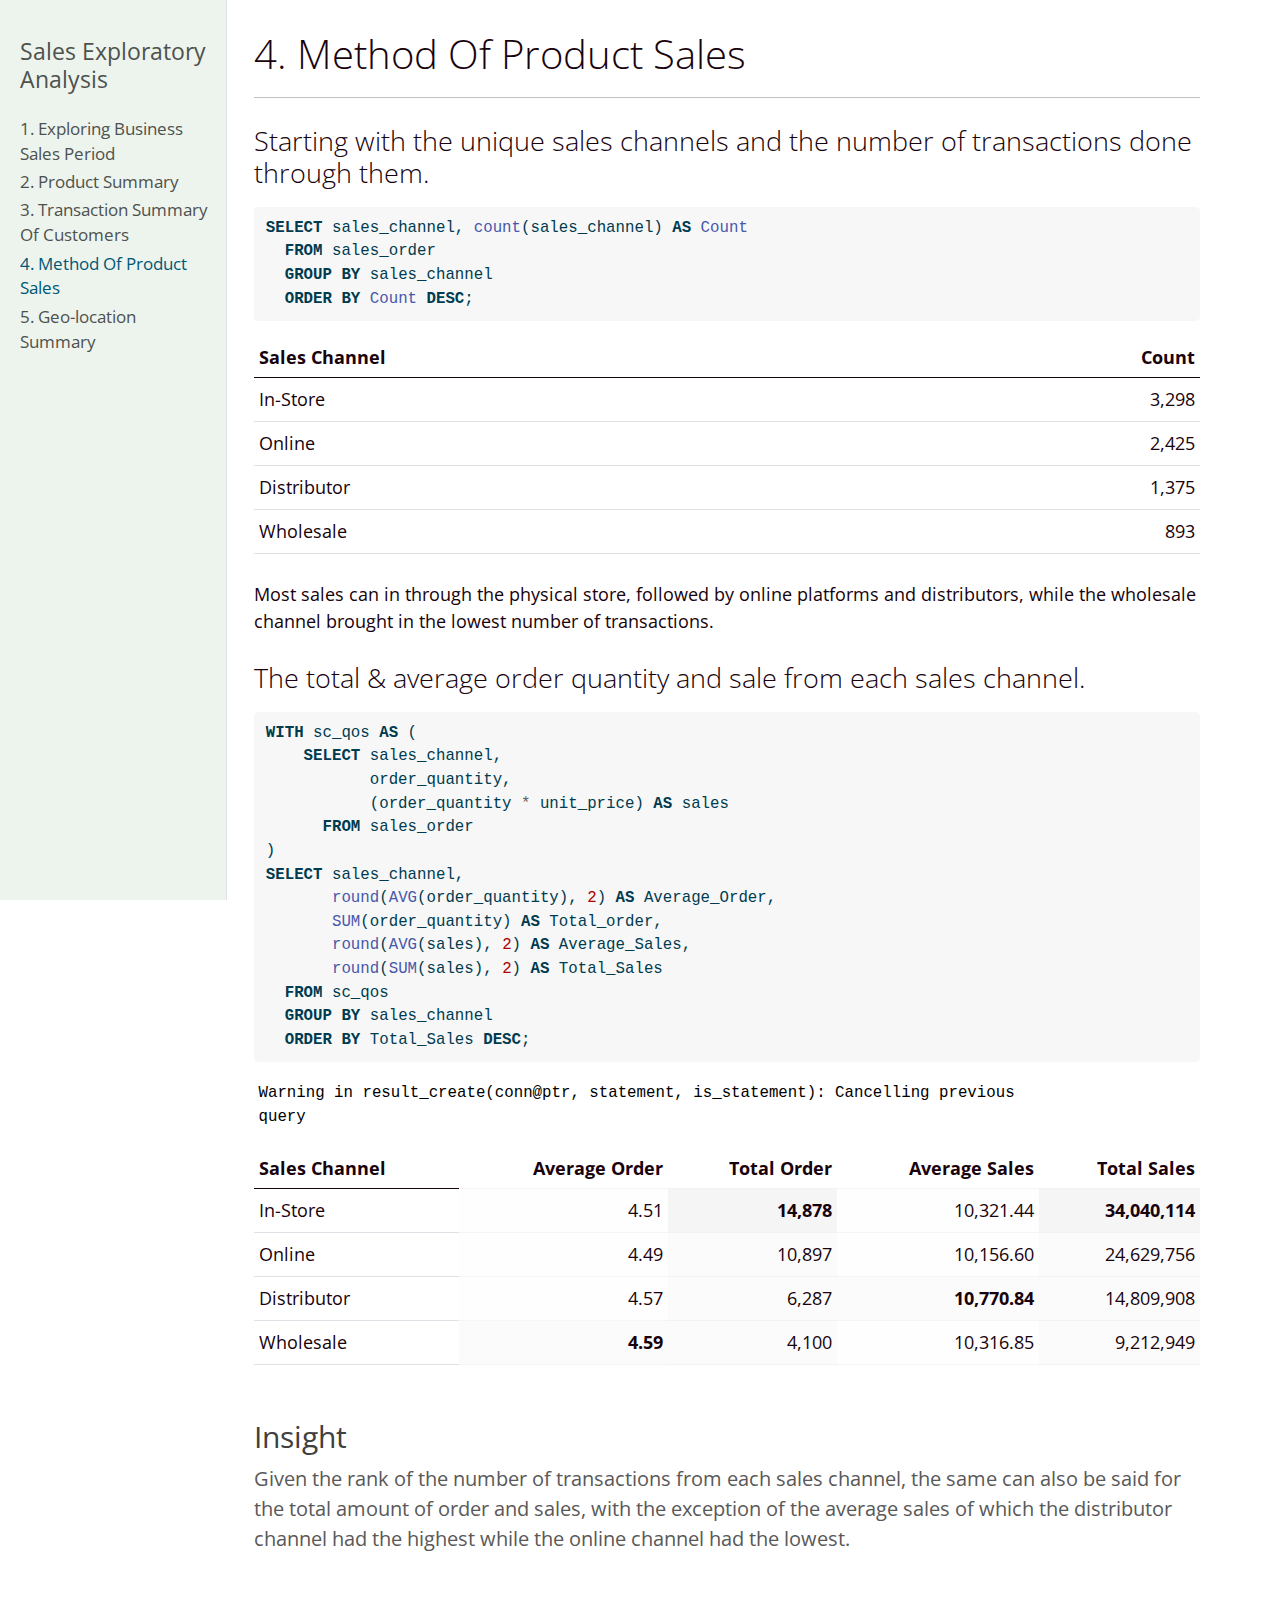
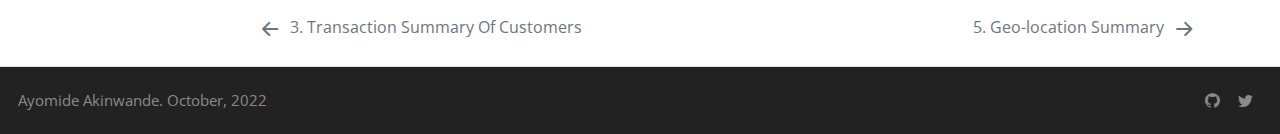
<file: docs/sales_channel.html>
<!DOCTYPE html>
<html xmlns="http://www.w3.org/1999/xhtml" lang="en" xml:lang="en"><head>

<meta charset="utf-8">
<meta name="generator" content="quarto-1.1.149">

<meta name="viewport" content="width=device-width, initial-scale=1.0, user-scalable=yes">


<title>4. Method Of Product Sales</title>
<style>
code{white-space: pre-wrap;}
span.smallcaps{font-variant: small-caps;}
div.columns{display: flex; gap: min(4vw, 1.5em);}
div.column{flex: auto; overflow-x: auto;}
div.hanging-indent{margin-left: 1.5em; text-indent: -1.5em;}
ul.task-list{list-style: none;}
ul.task-list li input[type="checkbox"] {
  width: 0.8em;
  margin: 0 0.8em 0.2em -1.6em;
  vertical-align: middle;
}
pre > code.sourceCode { white-space: pre; position: relative; }
pre > code.sourceCode > span { display: inline-block; line-height: 1.25; }
pre > code.sourceCode > span:empty { height: 1.2em; }
.sourceCode { overflow: visible; }
code.sourceCode > span { color: inherit; text-decoration: inherit; }
div.sourceCode { margin: 1em 0; }
pre.sourceCode { margin: 0; }
@media screen {
div.sourceCode { overflow: auto; }
}
@media print {
pre > code.sourceCode { white-space: pre-wrap; }
pre > code.sourceCode > span { text-indent: -5em; padding-left: 5em; }
}
pre.numberSource code
  { counter-reset: source-line 0; }
pre.numberSource code > span
  { position: relative; left: -4em; counter-increment: source-line; }
pre.numberSource code > span > a:first-child::before
  { content: counter(source-line);
    position: relative; left: -1em; text-align: right; vertical-align: baseline;
    border: none; display: inline-block;
    -webkit-touch-callout: none; -webkit-user-select: none;
    -khtml-user-select: none; -moz-user-select: none;
    -ms-user-select: none; user-select: none;
    padding: 0 4px; width: 4em;
    color: #aaaaaa;
  }
pre.numberSource { margin-left: 3em; border-left: 1px solid #aaaaaa;  padding-left: 4px; }
div.sourceCode
  {   }
@media screen {
pre > code.sourceCode > span > a:first-child::before { text-decoration: underline; }
}
code span.al { color: #ff0000; font-weight: bold; } /* Alert */
code span.an { color: #60a0b0; font-weight: bold; font-style: italic; } /* Annotation */
code span.at { color: #7d9029; } /* Attribute */
code span.bn { color: #40a070; } /* BaseN */
code span.bu { color: #008000; } /* BuiltIn */
code span.cf { color: #007020; font-weight: bold; } /* ControlFlow */
code span.ch { color: #4070a0; } /* Char */
code span.cn { color: #880000; } /* Constant */
code span.co { color: #60a0b0; font-style: italic; } /* Comment */
code span.cv { color: #60a0b0; font-weight: bold; font-style: italic; } /* CommentVar */
code span.do { color: #ba2121; font-style: italic; } /* Documentation */
code span.dt { color: #902000; } /* DataType */
code span.dv { color: #40a070; } /* DecVal */
code span.er { color: #ff0000; font-weight: bold; } /* Error */
code span.ex { } /* Extension */
code span.fl { color: #40a070; } /* Float */
code span.fu { color: #06287e; } /* Function */
code span.im { color: #008000; font-weight: bold; } /* Import */
code span.in { color: #60a0b0; font-weight: bold; font-style: italic; } /* Information */
code span.kw { color: #007020; font-weight: bold; } /* Keyword */
code span.op { color: #666666; } /* Operator */
code span.ot { color: #007020; } /* Other */
code span.pp { color: #bc7a00; } /* Preprocessor */
code span.sc { color: #4070a0; } /* SpecialChar */
code span.ss { color: #bb6688; } /* SpecialString */
code span.st { color: #4070a0; } /* String */
code span.va { color: #19177c; } /* Variable */
code span.vs { color: #4070a0; } /* VerbatimString */
code span.wa { color: #60a0b0; font-weight: bold; font-style: italic; } /* Warning */
</style>


<script src="site_libs/quarto-nav/quarto-nav.js"></script>
<script src="site_libs/quarto-nav/headroom.min.js"></script>
<script src="site_libs/clipboard/clipboard.min.js"></script>
<script src="site_libs/quarto-search/autocomplete.umd.js"></script>
<script src="site_libs/quarto-search/fuse.min.js"></script>
<script src="site_libs/quarto-search/quarto-search.js"></script>
<meta name="quarto:offset" content="./">
<link href="./location.html" rel="next">
<link href="./customer.html" rel="prev">
<script src="site_libs/quarto-html/quarto.js"></script>
<script src="site_libs/quarto-html/popper.min.js"></script>
<script src="site_libs/quarto-html/tippy.umd.min.js"></script>
<script src="site_libs/quarto-html/anchor.min.js"></script>
<link href="site_libs/quarto-html/tippy.css" rel="stylesheet">
<link href="site_libs/quarto-html/quarto-syntax-highlighting.css" rel="stylesheet" id="quarto-text-highlighting-styles">
<script src="site_libs/bootstrap/bootstrap.min.js"></script>
<link href="site_libs/bootstrap/bootstrap-icons.css" rel="stylesheet">
<link href="site_libs/bootstrap/bootstrap.min.css" rel="stylesheet" id="quarto-bootstrap" data-mode="light">
<script id="quarto-search-options" type="application/json">{
  "location": "sidebar",
  "copy-button": false,
  "collapse-after": 3,
  "panel-placement": "start",
  "type": "textbox",
  "limit": 20,
  "language": {
    "search-no-results-text": "No results",
    "search-matching-documents-text": "matching documents",
    "search-copy-link-title": "Copy link to search",
    "search-hide-matches-text": "Hide additional matches",
    "search-more-match-text": "more match in this document",
    "search-more-matches-text": "more matches in this document",
    "search-clear-button-title": "Clear",
    "search-detached-cancel-button-title": "Cancel",
    "search-submit-button-title": "Submit"
  }
}</script>


</head>

<body class="nav-sidebar docked fullcontent">

<div id="quarto-search-results"></div>
  <header id="quarto-header" class="headroom fixed-top">
  <nav class="quarto-secondary-nav" data-bs-toggle="collapse" data-bs-target="#quarto-sidebar" aria-controls="quarto-sidebar" aria-expanded="false" aria-label="Toggle sidebar navigation" onclick="if (window.quartoToggleHeadroom) { window.quartoToggleHeadroom(); }">
    <div class="container-fluid d-flex justify-content-between">
      <h1 class="quarto-secondary-nav-title">4. Method Of Product Sales</h1>
      <button type="button" class="quarto-btn-toggle btn" aria-label="Show secondary navigation">
        <i class="bi bi-chevron-right"></i>
      </button>
    </div>
  </nav>
</header>
<!-- content -->
<div id="quarto-content" class="quarto-container page-columns page-rows-contents page-layout-article">
<!-- sidebar -->
  <nav id="quarto-sidebar" class="sidebar collapse sidebar-navigation docked overflow-auto">
    <div class="pt-lg-2 mt-2 text-left sidebar-header">
    <div class="sidebar-title mb-0 py-0">
      <a href="./">Sales Exploratory Analysis</a> 
    </div>
      </div>
    <div class="sidebar-menu-container"> 
    <ul class="list-unstyled mt-1">
        <li class="sidebar-item">
  <div class="sidebar-item-container"> 
  <a href="./index.html" class="sidebar-item-text sidebar-link">1. Exploring Business Sales Period</a>
  </div>
</li>
        <li class="sidebar-item">
  <div class="sidebar-item-container"> 
  <a href="./product.html" class="sidebar-item-text sidebar-link">2. Product Summary</a>
  </div>
</li>
        <li class="sidebar-item">
  <div class="sidebar-item-container"> 
  <a href="./customer.html" class="sidebar-item-text sidebar-link">3. Transaction Summary Of Customers</a>
  </div>
</li>
        <li class="sidebar-item">
  <div class="sidebar-item-container"> 
  <a href="./sales_channel.html" class="sidebar-item-text sidebar-link active">4. Method Of Product Sales</a>
  </div>
</li>
        <li class="sidebar-item">
  <div class="sidebar-item-container"> 
  <a href="./location.html" class="sidebar-item-text sidebar-link">5. Geo-location Summary</a>
  </div>
</li>
    </ul>
    </div>
</nav>
<!-- margin-sidebar -->
    
<!-- main -->
<main class="content" id="quarto-document-content">

<header id="title-block-header" class="quarto-title-block default">
<div class="quarto-title">
<h1 class="title d-none d-lg-block">4. Method Of Product Sales</h1>
</div>



<div class="quarto-title-meta">

    
    
  </div>
  

</header>

<hr>
<section id="starting-with-the-unique-sales-channels-and-the-number-of-transactions-done-through-them." class="level3">
<h3 class="anchored" data-anchor-id="starting-with-the-unique-sales-channels-and-the-number-of-transactions-done-through-them.">Starting with the unique sales channels and the number of transactions done through them.</h3>
<div class="cell">
<div class="sourceCode cell-code" id="cb1"><pre class="sourceCode sql code-with-copy"><code class="sourceCode sql"><span id="cb1-1"><a href="#cb1-1" aria-hidden="true" tabindex="-1"></a><span class="kw">SELECT</span> sales_channel, <span class="fu">count</span>(sales_channel) <span class="kw">AS</span> <span class="fu">Count</span></span>
<span id="cb1-2"><a href="#cb1-2" aria-hidden="true" tabindex="-1"></a>  <span class="kw">FROM</span> sales_order</span>
<span id="cb1-3"><a href="#cb1-3" aria-hidden="true" tabindex="-1"></a>  <span class="kw">GROUP</span> <span class="kw">BY</span> sales_channel</span>
<span id="cb1-4"><a href="#cb1-4" aria-hidden="true" tabindex="-1"></a>  <span class="kw">ORDER</span> <span class="kw">BY</span> <span class="fu">Count</span> <span class="kw">DESC</span>;</span></code><button title="Copy to Clipboard" class="code-copy-button"><i class="bi"></i></button></pre></div>
</div>
<div class="cell">
<div class="cell-output-display">

<div id="hwzgaoaydg" style="overflow-x:auto;overflow-y:auto;width:auto;height:auto;">
<style>html {
  font-family: -apple-system, BlinkMacSystemFont, 'Segoe UI', Roboto, Oxygen, Ubuntu, Cantarell, 'Helvetica Neue', 'Fira Sans', 'Droid Sans', Arial, sans-serif;
}

:where(#hwzgaoaydg) .gt_table {
  display: table;
  border-collapse: collapse;
  margin-left: auto;
  margin-right: auto;
  color: #333333;
  font-size: 16px;
  font-weight: normal;
  font-style: normal;
  background-color: #FFFFFF;
  width: auto;
  border-top-style: solid;
  border-top-width: 2px;
  border-top-color: #A8A8A8;
  border-right-style: none;
  border-right-width: 2px;
  border-right-color: #D3D3D3;
  border-bottom-style: solid;
  border-bottom-width: 2px;
  border-bottom-color: #A8A8A8;
  border-left-style: none;
  border-left-width: 2px;
  border-left-color: #D3D3D3;
}

:where(#hwzgaoaydg) .gt_heading {
  background-color: #FFFFFF;
  text-align: center;
  border-bottom-color: #FFFFFF;
  border-left-style: none;
  border-left-width: 1px;
  border-left-color: #D3D3D3;
  border-right-style: none;
  border-right-width: 1px;
  border-right-color: #D3D3D3;
}

:where(#hwzgaoaydg) .gt_title {
  color: #333333;
  font-size: 125%;
  font-weight: initial;
  padding-top: 4px;
  padding-bottom: 4px;
  padding-left: 5px;
  padding-right: 5px;
  border-bottom-color: #FFFFFF;
  border-bottom-width: 0;
}

:where(#hwzgaoaydg) .gt_subtitle {
  color: #333333;
  font-size: 85%;
  font-weight: initial;
  padding-top: 0;
  padding-bottom: 6px;
  padding-left: 5px;
  padding-right: 5px;
  border-top-color: #FFFFFF;
  border-top-width: 0;
}

:where(#hwzgaoaydg) .gt_bottom_border {
  border-bottom-style: solid;
  border-bottom-width: 2px;
  border-bottom-color: #D3D3D3;
}

:where(#hwzgaoaydg) .gt_col_headings {
  border-top-style: solid;
  border-top-width: 2px;
  border-top-color: #D3D3D3;
  border-bottom-style: solid;
  border-bottom-width: 2px;
  border-bottom-color: #6E6E6E;
  border-left-style: none;
  border-left-width: 1px;
  border-left-color: #D3D3D3;
  border-right-style: none;
  border-right-width: 1px;
  border-right-color: #D3D3D3;
}

:where(#hwzgaoaydg) .gt_col_heading {
  color: #333333;
  background-color: #FFFFFF;
  font-size: 100%;
  font-weight: bold;
  text-transform: inherit;
  border-left-style: none;
  border-left-width: 1px;
  border-left-color: #D3D3D3;
  border-right-style: none;
  border-right-width: 1px;
  border-right-color: #D3D3D3;
  vertical-align: bottom;
  padding-top: 5px;
  padding-bottom: 6px;
  padding-left: 5px;
  padding-right: 5px;
  overflow-x: hidden;
}

:where(#hwzgaoaydg) .gt_column_spanner_outer {
  color: #333333;
  background-color: #FFFFFF;
  font-size: 100%;
  font-weight: bold;
  text-transform: inherit;
  padding-top: 0;
  padding-bottom: 0;
  padding-left: 4px;
  padding-right: 4px;
}

:where(#hwzgaoaydg) .gt_column_spanner_outer:first-child {
  padding-left: 0;
}

:where(#hwzgaoaydg) .gt_column_spanner_outer:last-child {
  padding-right: 0;
}

:where(#hwzgaoaydg) .gt_column_spanner {
  border-bottom-style: solid;
  border-bottom-width: 2px;
  border-bottom-color: #6E6E6E;
  vertical-align: bottom;
  padding-top: 5px;
  padding-bottom: 5px;
  overflow-x: hidden;
  display: inline-block;
  width: 100%;
}

:where(#hwzgaoaydg) .gt_group_heading {
  padding-top: 8px;
  padding-bottom: 8px;
  padding-left: 5px;
  padding-right: 5px;
  color: #333333;
  background-color: #FFFFFF;
  font-size: 100%;
  font-weight: initial;
  text-transform: inherit;
  border-top-style: solid;
  border-top-width: 2px;
  border-top-color: #D3D3D3;
  border-bottom-style: solid;
  border-bottom-width: 2px;
  border-bottom-color: #D3D3D3;
  border-left-style: none;
  border-left-width: 1px;
  border-left-color: #D3D3D3;
  border-right-style: none;
  border-right-width: 1px;
  border-right-color: #D3D3D3;
  vertical-align: middle;
}

:where(#hwzgaoaydg) .gt_empty_group_heading {
  padding: 0.5px;
  color: #333333;
  background-color: #FFFFFF;
  font-size: 100%;
  font-weight: initial;
  border-top-style: solid;
  border-top-width: 2px;
  border-top-color: #D3D3D3;
  border-bottom-style: solid;
  border-bottom-width: 2px;
  border-bottom-color: #D3D3D3;
  vertical-align: middle;
}

:where(#hwzgaoaydg) .gt_from_md > :first-child {
  margin-top: 0;
}

:where(#hwzgaoaydg) .gt_from_md > :last-child {
  margin-bottom: 0;
}

:where(#hwzgaoaydg) .gt_row {
  padding-top: 8px;
  padding-bottom: 8px;
  padding-left: 5px;
  padding-right: 5px;
  margin: 10px;
  border-top-style: solid;
  border-top-width: 1px;
  border-top-color: #D3D3D3;
  border-left-style: none;
  border-left-width: 1px;
  border-left-color: #D3D3D3;
  border-right-style: none;
  border-right-width: 1px;
  border-right-color: #D3D3D3;
  vertical-align: middle;
  overflow-x: hidden;
}

:where(#hwzgaoaydg) .gt_stub {
  color: #333333;
  background-color: #FFFFFF;
  font-size: 100%;
  font-weight: initial;
  text-transform: inherit;
  border-right-style: solid;
  border-right-width: 2px;
  border-right-color: #D3D3D3;
  padding-left: 5px;
  padding-right: 5px;
}

:where(#hwzgaoaydg) .gt_stub_row_group {
  color: #333333;
  background-color: #FFFFFF;
  font-size: 100%;
  font-weight: initial;
  text-transform: inherit;
  border-right-style: solid;
  border-right-width: 2px;
  border-right-color: #D3D3D3;
  padding-left: 5px;
  padding-right: 5px;
  vertical-align: top;
}

:where(#hwzgaoaydg) .gt_row_group_first td {
  border-top-width: 2px;
}

:where(#hwzgaoaydg) .gt_summary_row {
  color: #333333;
  background-color: #FFFFFF;
  text-transform: inherit;
  padding-top: 8px;
  padding-bottom: 8px;
  padding-left: 5px;
  padding-right: 5px;
}

:where(#hwzgaoaydg) .gt_first_summary_row {
  border-top-style: solid;
  border-top-color: #D3D3D3;
}

:where(#hwzgaoaydg) .gt_first_summary_row.thick {
  border-top-width: 2px;
}

:where(#hwzgaoaydg) .gt_last_summary_row {
  padding-top: 8px;
  padding-bottom: 8px;
  padding-left: 5px;
  padding-right: 5px;
  border-bottom-style: solid;
  border-bottom-width: 2px;
  border-bottom-color: #D3D3D3;
}

:where(#hwzgaoaydg) .gt_grand_summary_row {
  color: #333333;
  background-color: #FFFFFF;
  text-transform: inherit;
  padding-top: 8px;
  padding-bottom: 8px;
  padding-left: 5px;
  padding-right: 5px;
}

:where(#hwzgaoaydg) .gt_first_grand_summary_row {
  padding-top: 8px;
  padding-bottom: 8px;
  padding-left: 5px;
  padding-right: 5px;
  border-top-style: double;
  border-top-width: 6px;
  border-top-color: #D3D3D3;
}

:where(#hwzgaoaydg) .gt_striped {
  background-color: rgba(128, 128, 128, 0.05);
}

:where(#hwzgaoaydg) .gt_table_body {
  border-top-style: solid;
  border-top-width: 2px;
  border-top-color: #D3D3D3;
  border-bottom-style: solid;
  border-bottom-width: 2px;
  border-bottom-color: #D3D3D3;
}

:where(#hwzgaoaydg) .gt_footnotes {
  color: #333333;
  background-color: #FFFFFF;
  border-bottom-style: none;
  border-bottom-width: 2px;
  border-bottom-color: #D3D3D3;
  border-left-style: none;
  border-left-width: 2px;
  border-left-color: #D3D3D3;
  border-right-style: none;
  border-right-width: 2px;
  border-right-color: #D3D3D3;
}

:where(#hwzgaoaydg) .gt_footnote {
  margin: 0px;
  font-size: 90%;
  padding-left: 4px;
  padding-right: 4px;
  padding-left: 5px;
  padding-right: 5px;
}

:where(#hwzgaoaydg) .gt_sourcenotes {
  color: #333333;
  background-color: #FFFFFF;
  border-bottom-style: none;
  border-bottom-width: 2px;
  border-bottom-color: #D3D3D3;
  border-left-style: none;
  border-left-width: 2px;
  border-left-color: #D3D3D3;
  border-right-style: none;
  border-right-width: 2px;
  border-right-color: #D3D3D3;
}

:where(#hwzgaoaydg) .gt_sourcenote {
  font-size: 90%;
  padding-top: 4px;
  padding-bottom: 4px;
  padding-left: 5px;
  padding-right: 5px;
}

:where(#hwzgaoaydg) .gt_left {
  text-align: left;
}

:where(#hwzgaoaydg) .gt_center {
  text-align: center;
}

:where(#hwzgaoaydg) .gt_right {
  text-align: right;
  font-variant-numeric: tabular-nums;
}

:where(#hwzgaoaydg) .gt_font_normal {
  font-weight: normal;
}

:where(#hwzgaoaydg) .gt_font_bold {
  font-weight: bold;
}

:where(#hwzgaoaydg) .gt_font_italic {
  font-style: italic;
}

:where(#hwzgaoaydg) .gt_super {
  font-size: 65%;
}

:where(#hwzgaoaydg) .gt_footnote_marks {
  font-style: italic;
  font-weight: normal;
  font-size: 75%;
  vertical-align: 0.4em;
}

:where(#hwzgaoaydg) .gt_asterisk {
  font-size: 100%;
  vertical-align: 0;
}

:where(#hwzgaoaydg) .gt_indent_1 {
  text-indent: 5px;
}

:where(#hwzgaoaydg) .gt_indent_2 {
  text-indent: 10px;
}

:where(#hwzgaoaydg) .gt_indent_3 {
  text-indent: 15px;
}

:where(#hwzgaoaydg) .gt_indent_4 {
  text-indent: 20px;
}

:where(#hwzgaoaydg) .gt_indent_5 {
  text-indent: 25px;
}
</style>
<table class="gt_table">
  
  <thead class="gt_col_headings">
    <tr>
      <th class="gt_col_heading gt_columns_bottom_border gt_left" rowspan="1" colspan="1" scope="col">Sales Channel</th>
      <th class="gt_col_heading gt_columns_bottom_border gt_right" rowspan="1" colspan="1" scope="col">Count</th>
    </tr>
  </thead>
  <tbody class="gt_table_body">
    <tr><td class="gt_row gt_left">In-Store</td>
<td class="gt_row gt_right">3,298</td></tr>
    <tr><td class="gt_row gt_left">Online</td>
<td class="gt_row gt_right">2,425</td></tr>
    <tr><td class="gt_row gt_left">Distributor</td>
<td class="gt_row gt_right">1,375</td></tr>
    <tr><td class="gt_row gt_left">Wholesale</td>
<td class="gt_row gt_right">893</td></tr>
  </tbody>
  
  
</table>
</div>
</div>
</div>
<p>Most sales can in through the physical store, followed by online platforms and distributors, while the wholesale channel brought in the lowest number of transactions.</p>
</section>
<section id="the-total-average-order-quantity-and-sale-from-each-sales-channel." class="level3">
<h3 class="anchored" data-anchor-id="the-total-average-order-quantity-and-sale-from-each-sales-channel.">The total &amp; average order quantity and sale from each sales channel.</h3>
<div class="cell">
<div class="sourceCode cell-code" id="cb2"><pre class="sourceCode sql code-with-copy"><code class="sourceCode sql"><span id="cb2-1"><a href="#cb2-1" aria-hidden="true" tabindex="-1"></a><span class="kw">WITH</span> sc_qos <span class="kw">AS</span> (</span>
<span id="cb2-2"><a href="#cb2-2" aria-hidden="true" tabindex="-1"></a>    <span class="kw">SELECT</span> sales_channel,</span>
<span id="cb2-3"><a href="#cb2-3" aria-hidden="true" tabindex="-1"></a>           order_quantity, </span>
<span id="cb2-4"><a href="#cb2-4" aria-hidden="true" tabindex="-1"></a>           (order_quantity <span class="op">*</span> unit_price) <span class="kw">AS</span> sales</span>
<span id="cb2-5"><a href="#cb2-5" aria-hidden="true" tabindex="-1"></a>      <span class="kw">FROM</span> sales_order</span>
<span id="cb2-6"><a href="#cb2-6" aria-hidden="true" tabindex="-1"></a>)</span>
<span id="cb2-7"><a href="#cb2-7" aria-hidden="true" tabindex="-1"></a><span class="kw">SELECT</span> sales_channel,</span>
<span id="cb2-8"><a href="#cb2-8" aria-hidden="true" tabindex="-1"></a>       <span class="fu">round</span>(<span class="fu">AVG</span>(order_quantity), <span class="dv">2</span>) <span class="kw">AS</span> Average_Order,</span>
<span id="cb2-9"><a href="#cb2-9" aria-hidden="true" tabindex="-1"></a>       <span class="fu">SUM</span>(order_quantity) <span class="kw">AS</span> Total_order,</span>
<span id="cb2-10"><a href="#cb2-10" aria-hidden="true" tabindex="-1"></a>       <span class="fu">round</span>(<span class="fu">AVG</span>(sales), <span class="dv">2</span>) <span class="kw">AS</span> Average_Sales,</span>
<span id="cb2-11"><a href="#cb2-11" aria-hidden="true" tabindex="-1"></a>       <span class="fu">round</span>(<span class="fu">SUM</span>(sales), <span class="dv">2</span>) <span class="kw">AS</span> Total_Sales</span>
<span id="cb2-12"><a href="#cb2-12" aria-hidden="true" tabindex="-1"></a>  <span class="kw">FROM</span> sc_qos</span>
<span id="cb2-13"><a href="#cb2-13" aria-hidden="true" tabindex="-1"></a>  <span class="kw">GROUP</span> <span class="kw">BY</span> sales_channel</span>
<span id="cb2-14"><a href="#cb2-14" aria-hidden="true" tabindex="-1"></a>  <span class="kw">ORDER</span> <span class="kw">BY</span> Total_Sales <span class="kw">DESC</span>;</span></code><button title="Copy to Clipboard" class="code-copy-button"><i class="bi"></i></button></pre></div>
</div>
<div class="cell">
<div class="cell-output cell-output-stderr">
<pre><code>Warning in result_create(conn@ptr, statement, is_statement): Cancelling previous
query</code></pre>
</div>
<div class="cell-output-display">

<div id="fcxvopdwwv" style="overflow-x:auto;overflow-y:auto;width:auto;height:auto;">
<style>html {
  font-family: -apple-system, BlinkMacSystemFont, 'Segoe UI', Roboto, Oxygen, Ubuntu, Cantarell, 'Helvetica Neue', 'Fira Sans', 'Droid Sans', Arial, sans-serif;
}

:where(#fcxvopdwwv) .gt_table {
  display: table;
  border-collapse: collapse;
  margin-left: auto;
  margin-right: auto;
  color: #333333;
  font-size: 16px;
  font-weight: normal;
  font-style: normal;
  background-color: #FFFFFF;
  width: auto;
  border-top-style: solid;
  border-top-width: 2px;
  border-top-color: #A8A8A8;
  border-right-style: none;
  border-right-width: 2px;
  border-right-color: #D3D3D3;
  border-bottom-style: solid;
  border-bottom-width: 2px;
  border-bottom-color: #A8A8A8;
  border-left-style: none;
  border-left-width: 2px;
  border-left-color: #D3D3D3;
}

:where(#fcxvopdwwv) .gt_heading {
  background-color: #FFFFFF;
  text-align: center;
  border-bottom-color: #FFFFFF;
  border-left-style: none;
  border-left-width: 1px;
  border-left-color: #D3D3D3;
  border-right-style: none;
  border-right-width: 1px;
  border-right-color: #D3D3D3;
}

:where(#fcxvopdwwv) .gt_title {
  color: #333333;
  font-size: 125%;
  font-weight: initial;
  padding-top: 4px;
  padding-bottom: 4px;
  padding-left: 5px;
  padding-right: 5px;
  border-bottom-color: #FFFFFF;
  border-bottom-width: 0;
}

:where(#fcxvopdwwv) .gt_subtitle {
  color: #333333;
  font-size: 85%;
  font-weight: initial;
  padding-top: 0;
  padding-bottom: 6px;
  padding-left: 5px;
  padding-right: 5px;
  border-top-color: #FFFFFF;
  border-top-width: 0;
}

:where(#fcxvopdwwv) .gt_bottom_border {
  border-bottom-style: solid;
  border-bottom-width: 2px;
  border-bottom-color: #D3D3D3;
}

:where(#fcxvopdwwv) .gt_col_headings {
  border-top-style: solid;
  border-top-width: 2px;
  border-top-color: #D3D3D3;
  border-bottom-style: solid;
  border-bottom-width: 2px;
  border-bottom-color: #6E6E6E;
  border-left-style: none;
  border-left-width: 1px;
  border-left-color: #D3D3D3;
  border-right-style: none;
  border-right-width: 1px;
  border-right-color: #D3D3D3;
}

:where(#fcxvopdwwv) .gt_col_heading {
  color: #333333;
  background-color: #FFFFFF;
  font-size: 100%;
  font-weight: bold;
  text-transform: inherit;
  border-left-style: none;
  border-left-width: 1px;
  border-left-color: #D3D3D3;
  border-right-style: none;
  border-right-width: 1px;
  border-right-color: #D3D3D3;
  vertical-align: bottom;
  padding-top: 5px;
  padding-bottom: 6px;
  padding-left: 5px;
  padding-right: 5px;
  overflow-x: hidden;
}

:where(#fcxvopdwwv) .gt_column_spanner_outer {
  color: #333333;
  background-color: #FFFFFF;
  font-size: 100%;
  font-weight: bold;
  text-transform: inherit;
  padding-top: 0;
  padding-bottom: 0;
  padding-left: 4px;
  padding-right: 4px;
}

:where(#fcxvopdwwv) .gt_column_spanner_outer:first-child {
  padding-left: 0;
}

:where(#fcxvopdwwv) .gt_column_spanner_outer:last-child {
  padding-right: 0;
}

:where(#fcxvopdwwv) .gt_column_spanner {
  border-bottom-style: solid;
  border-bottom-width: 2px;
  border-bottom-color: #6E6E6E;
  vertical-align: bottom;
  padding-top: 5px;
  padding-bottom: 5px;
  overflow-x: hidden;
  display: inline-block;
  width: 100%;
}

:where(#fcxvopdwwv) .gt_group_heading {
  padding-top: 8px;
  padding-bottom: 8px;
  padding-left: 5px;
  padding-right: 5px;
  color: #333333;
  background-color: #FFFFFF;
  font-size: 100%;
  font-weight: initial;
  text-transform: inherit;
  border-top-style: solid;
  border-top-width: 2px;
  border-top-color: #D3D3D3;
  border-bottom-style: solid;
  border-bottom-width: 2px;
  border-bottom-color: #D3D3D3;
  border-left-style: none;
  border-left-width: 1px;
  border-left-color: #D3D3D3;
  border-right-style: none;
  border-right-width: 1px;
  border-right-color: #D3D3D3;
  vertical-align: middle;
}

:where(#fcxvopdwwv) .gt_empty_group_heading {
  padding: 0.5px;
  color: #333333;
  background-color: #FFFFFF;
  font-size: 100%;
  font-weight: initial;
  border-top-style: solid;
  border-top-width: 2px;
  border-top-color: #D3D3D3;
  border-bottom-style: solid;
  border-bottom-width: 2px;
  border-bottom-color: #D3D3D3;
  vertical-align: middle;
}

:where(#fcxvopdwwv) .gt_from_md > :first-child {
  margin-top: 0;
}

:where(#fcxvopdwwv) .gt_from_md > :last-child {
  margin-bottom: 0;
}

:where(#fcxvopdwwv) .gt_row {
  padding-top: 8px;
  padding-bottom: 8px;
  padding-left: 5px;
  padding-right: 5px;
  margin: 10px;
  border-top-style: solid;
  border-top-width: 1px;
  border-top-color: #D3D3D3;
  border-left-style: none;
  border-left-width: 1px;
  border-left-color: #D3D3D3;
  border-right-style: none;
  border-right-width: 1px;
  border-right-color: #D3D3D3;
  vertical-align: middle;
  overflow-x: hidden;
}

:where(#fcxvopdwwv) .gt_stub {
  color: #333333;
  background-color: #FFFFFF;
  font-size: 100%;
  font-weight: initial;
  text-transform: inherit;
  border-right-style: solid;
  border-right-width: 2px;
  border-right-color: #D3D3D3;
  padding-left: 5px;
  padding-right: 5px;
}

:where(#fcxvopdwwv) .gt_stub_row_group {
  color: #333333;
  background-color: #FFFFFF;
  font-size: 100%;
  font-weight: initial;
  text-transform: inherit;
  border-right-style: solid;
  border-right-width: 2px;
  border-right-color: #D3D3D3;
  padding-left: 5px;
  padding-right: 5px;
  vertical-align: top;
}

:where(#fcxvopdwwv) .gt_row_group_first td {
  border-top-width: 2px;
}

:where(#fcxvopdwwv) .gt_summary_row {
  color: #333333;
  background-color: #FFFFFF;
  text-transform: inherit;
  padding-top: 8px;
  padding-bottom: 8px;
  padding-left: 5px;
  padding-right: 5px;
}

:where(#fcxvopdwwv) .gt_first_summary_row {
  border-top-style: solid;
  border-top-color: #D3D3D3;
}

:where(#fcxvopdwwv) .gt_first_summary_row.thick {
  border-top-width: 2px;
}

:where(#fcxvopdwwv) .gt_last_summary_row {
  padding-top: 8px;
  padding-bottom: 8px;
  padding-left: 5px;
  padding-right: 5px;
  border-bottom-style: solid;
  border-bottom-width: 2px;
  border-bottom-color: #D3D3D3;
}

:where(#fcxvopdwwv) .gt_grand_summary_row {
  color: #333333;
  background-color: #FFFFFF;
  text-transform: inherit;
  padding-top: 8px;
  padding-bottom: 8px;
  padding-left: 5px;
  padding-right: 5px;
}

:where(#fcxvopdwwv) .gt_first_grand_summary_row {
  padding-top: 8px;
  padding-bottom: 8px;
  padding-left: 5px;
  padding-right: 5px;
  border-top-style: double;
  border-top-width: 6px;
  border-top-color: #D3D3D3;
}

:where(#fcxvopdwwv) .gt_striped {
  background-color: rgba(128, 128, 128, 0.05);
}

:where(#fcxvopdwwv) .gt_table_body {
  border-top-style: solid;
  border-top-width: 2px;
  border-top-color: #D3D3D3;
  border-bottom-style: solid;
  border-bottom-width: 2px;
  border-bottom-color: #D3D3D3;
}

:where(#fcxvopdwwv) .gt_footnotes {
  color: #333333;
  background-color: #FFFFFF;
  border-bottom-style: none;
  border-bottom-width: 2px;
  border-bottom-color: #D3D3D3;
  border-left-style: none;
  border-left-width: 2px;
  border-left-color: #D3D3D3;
  border-right-style: none;
  border-right-width: 2px;
  border-right-color: #D3D3D3;
}

:where(#fcxvopdwwv) .gt_footnote {
  margin: 0px;
  font-size: 90%;
  padding-left: 4px;
  padding-right: 4px;
  padding-left: 5px;
  padding-right: 5px;
}

:where(#fcxvopdwwv) .gt_sourcenotes {
  color: #333333;
  background-color: #FFFFFF;
  border-bottom-style: none;
  border-bottom-width: 2px;
  border-bottom-color: #D3D3D3;
  border-left-style: none;
  border-left-width: 2px;
  border-left-color: #D3D3D3;
  border-right-style: none;
  border-right-width: 2px;
  border-right-color: #D3D3D3;
}

:where(#fcxvopdwwv) .gt_sourcenote {
  font-size: 90%;
  padding-top: 4px;
  padding-bottom: 4px;
  padding-left: 5px;
  padding-right: 5px;
}

:where(#fcxvopdwwv) .gt_left {
  text-align: left;
}

:where(#fcxvopdwwv) .gt_center {
  text-align: center;
}

:where(#fcxvopdwwv) .gt_right {
  text-align: right;
  font-variant-numeric: tabular-nums;
}

:where(#fcxvopdwwv) .gt_font_normal {
  font-weight: normal;
}

:where(#fcxvopdwwv) .gt_font_bold {
  font-weight: bold;
}

:where(#fcxvopdwwv) .gt_font_italic {
  font-style: italic;
}

:where(#fcxvopdwwv) .gt_super {
  font-size: 65%;
}

:where(#fcxvopdwwv) .gt_footnote_marks {
  font-style: italic;
  font-weight: normal;
  font-size: 75%;
  vertical-align: 0.4em;
}

:where(#fcxvopdwwv) .gt_asterisk {
  font-size: 100%;
  vertical-align: 0;
}

:where(#fcxvopdwwv) .gt_indent_1 {
  text-indent: 5px;
}

:where(#fcxvopdwwv) .gt_indent_2 {
  text-indent: 10px;
}

:where(#fcxvopdwwv) .gt_indent_3 {
  text-indent: 15px;
}

:where(#fcxvopdwwv) .gt_indent_4 {
  text-indent: 20px;
}

:where(#fcxvopdwwv) .gt_indent_5 {
  text-indent: 25px;
}
</style>
<table class="gt_table">
  
  <thead class="gt_col_headings">
    <tr>
      <th class="gt_col_heading gt_columns_bottom_border gt_left" rowspan="1" colspan="1" scope="col">Sales Channel</th>
      <th class="gt_col_heading gt_columns_bottom_border gt_right" rowspan="1" colspan="1" scope="col">Average Order</th>
      <th class="gt_col_heading gt_columns_bottom_border gt_right" rowspan="1" colspan="1" scope="col">Total Order</th>
      <th class="gt_col_heading gt_columns_bottom_border gt_right" rowspan="1" colspan="1" scope="col">Average Sales</th>
      <th class="gt_col_heading gt_columns_bottom_border gt_right" rowspan="1" colspan="1" scope="col">Total Sales</th>
    </tr>
  </thead>
  <tbody class="gt_table_body">
    <tr><td class="gt_row gt_left">In-Store</td>
<td class="gt_row gt_right" style="background-color: rgba(245,245,245,0.08); font-weight: normal; border-top-width: 1px; border-top-style: solid; border-top-color: #F5F5F5; border-bottom-width: 1px; border-bottom-style: solid; border-bottom-color: #F5F5F5;">4.51</td>
<td class="gt_row gt_right" style="background-color: rgba(242,242,242,0.8); font-weight: bold; border-top-width: 1px; border-top-style: solid; border-top-color: #F2F2F2; border-bottom-width: 1px; border-bottom-style: solid; border-bottom-color: #F2F2F2;">14,878</td>
<td class="gt_row gt_right" style="background-color: rgba(245,245,245,0.08); font-weight: normal; border-top-width: 1px; border-top-style: solid; border-top-color: #F5F5F5; border-bottom-width: 1px; border-bottom-style: solid; border-bottom-color: #F5F5F5;">10,321.44</td>
<td class="gt_row gt_right" style="background-color: rgba(242,242,242,0.8); font-weight: bold; border-top-width: 1px; border-top-style: solid; border-top-color: #F2F2F2; border-bottom-width: 1px; border-bottom-style: solid; border-bottom-color: #F2F2F2;">34,040,114</td></tr>
    <tr><td class="gt_row gt_left">Online</td>
<td class="gt_row gt_right" style="background-color: rgba(245,245,245,0.08); font-weight: normal; border-top-width: 1px; border-top-style: solid; border-top-color: #F5F5F5; border-bottom-width: 1px; border-bottom-style: solid; border-bottom-color: #F5F5F5;">4.49</td>
<td class="gt_row gt_right" style="background-color: rgba(242,242,242,0.3); font-weight: normal; border-top-width: 1px; border-top-style: solid; border-top-color: #F2F2F2; border-bottom-width: 1px; border-bottom-style: solid; border-bottom-color: #F2F2F2;">10,897</td>
<td class="gt_row gt_right" style="background-color: rgba(245,245,245,0.08); font-weight: normal; border-top-width: 1px; border-top-style: solid; border-top-color: #F5F5F5; border-bottom-width: 1px; border-bottom-style: solid; border-bottom-color: #F5F5F5;">10,156.60</td>
<td class="gt_row gt_right" style="background-color: rgba(242,242,242,0.3); font-weight: normal; border-top-width: 1px; border-top-style: solid; border-top-color: #F2F2F2; border-bottom-width: 1px; border-bottom-style: solid; border-bottom-color: #F2F2F2;">24,629,756</td></tr>
    <tr><td class="gt_row gt_left">Distributor</td>
<td class="gt_row gt_right" style="background-color: rgba(245,245,245,0.08); font-weight: normal; border-top-width: 1px; border-top-style: solid; border-top-color: #F5F5F5; border-bottom-width: 1px; border-bottom-style: solid; border-bottom-color: #F5F5F5;">4.57</td>
<td class="gt_row gt_right" style="background-color: rgba(242,242,242,0.3); font-weight: normal; border-top-width: 1px; border-top-style: solid; border-top-color: #F2F2F2; border-bottom-width: 1px; border-bottom-style: solid; border-bottom-color: #F2F2F2;">6,287</td>
<td class="gt_row gt_right" style="background-color: rgba(250,250,250,0.8); font-weight: bold; border-top-width: 1px; border-top-style: solid; border-top-color: #F5F5F5; border-bottom-width: 1px; border-bottom-style: solid; border-bottom-color: #F5F5F5;">10,770.84</td>
<td class="gt_row gt_right" style="background-color: rgba(242,242,242,0.3); font-weight: normal; border-top-width: 1px; border-top-style: solid; border-top-color: #F2F2F2; border-bottom-width: 1px; border-bottom-style: solid; border-bottom-color: #F2F2F2;">14,809,908</td></tr>
    <tr><td class="gt_row gt_left">Wholesale</td>
<td class="gt_row gt_right" style="background-color: rgba(250,250,250,0.8); font-weight: bold; border-top-width: 1px; border-top-style: solid; border-top-color: #F5F5F5; border-bottom-width: 1px; border-bottom-style: solid; border-bottom-color: #F5F5F5;">4.59</td>
<td class="gt_row gt_right" style="background-color: rgba(242,242,242,0.3); font-weight: normal; border-top-width: 1px; border-top-style: solid; border-top-color: #F2F2F2; border-bottom-width: 1px; border-bottom-style: solid; border-bottom-color: #F2F2F2;">4,100</td>
<td class="gt_row gt_right" style="background-color: rgba(245,245,245,0.08); font-weight: normal; border-top-width: 1px; border-top-style: solid; border-top-color: #F5F5F5; border-bottom-width: 1px; border-bottom-style: solid; border-bottom-color: #F5F5F5;">10,316.85</td>
<td class="gt_row gt_right" style="background-color: rgba(242,242,242,0.3); font-weight: normal; border-top-width: 1px; border-top-style: solid; border-top-color: #F2F2F2; border-bottom-width: 1px; border-bottom-style: solid; border-bottom-color: #F2F2F2;">9,212,949</td></tr>
  </tbody>
  
  
</table>
</div>
</div>
</div>
<h3 class="insight-text anchored">
Insight
</h3>
<p class="insight-summary">
Given the rank of the number of transactions from each sales channel, the same can also be said for the total amount of order and sales, with the exception of the average sales of which the distributor channel had the highest while the online channel had the lowest.
</p>


</section>

</main> <!-- /main -->
<script id="quarto-html-after-body" type="application/javascript">
window.document.addEventListener("DOMContentLoaded", function (event) {
  const toggleBodyColorMode = (bsSheetEl) => {
    const mode = bsSheetEl.getAttribute("data-mode");
    const bodyEl = window.document.querySelector("body");
    if (mode === "dark") {
      bodyEl.classList.add("quarto-dark");
      bodyEl.classList.remove("quarto-light");
    } else {
      bodyEl.classList.add("quarto-light");
      bodyEl.classList.remove("quarto-dark");
    }
  }
  const toggleBodyColorPrimary = () => {
    const bsSheetEl = window.document.querySelector("link#quarto-bootstrap");
    if (bsSheetEl) {
      toggleBodyColorMode(bsSheetEl);
    }
  }
  toggleBodyColorPrimary();  
  const icon = "";
  const anchorJS = new window.AnchorJS();
  anchorJS.options = {
    placement: 'right',
    icon: icon
  };
  anchorJS.add('.anchored');
  const clipboard = new window.ClipboardJS('.code-copy-button', {
    target: function(trigger) {
      return trigger.previousElementSibling;
    }
  });
  clipboard.on('success', function(e) {
    // button target
    const button = e.trigger;
    // don't keep focus
    button.blur();
    // flash "checked"
    button.classList.add('code-copy-button-checked');
    var currentTitle = button.getAttribute("title");
    button.setAttribute("title", "Copied!");
    setTimeout(function() {
      button.setAttribute("title", currentTitle);
      button.classList.remove('code-copy-button-checked');
    }, 1000);
    // clear code selection
    e.clearSelection();
  });
  function tippyHover(el, contentFn) {
    const config = {
      allowHTML: true,
      content: contentFn,
      maxWidth: 500,
      delay: 100,
      arrow: false,
      appendTo: function(el) {
          return el.parentElement;
      },
      interactive: true,
      interactiveBorder: 10,
      theme: 'quarto',
      placement: 'bottom-start'
    };
    window.tippy(el, config); 
  }
  const noterefs = window.document.querySelectorAll('a[role="doc-noteref"]');
  for (var i=0; i<noterefs.length; i++) {
    const ref = noterefs[i];
    tippyHover(ref, function() {
      // use id or data attribute instead here
      let href = ref.getAttribute('data-footnote-href') || ref.getAttribute('href');
      try { href = new URL(href).hash; } catch {}
      const id = href.replace(/^#\/?/, "");
      const note = window.document.getElementById(id);
      return note.innerHTML;
    });
  }
  var bibliorefs = window.document.querySelectorAll('a[role="doc-biblioref"]');
  for (var i=0; i<bibliorefs.length; i++) {
    const ref = bibliorefs[i];
    const cites = ref.parentNode.getAttribute('data-cites').split(' ');
    tippyHover(ref, function() {
      var popup = window.document.createElement('div');
      cites.forEach(function(cite) {
        var citeDiv = window.document.createElement('div');
        citeDiv.classList.add('hanging-indent');
        citeDiv.classList.add('csl-entry');
        var biblioDiv = window.document.getElementById('ref-' + cite);
        if (biblioDiv) {
          citeDiv.innerHTML = biblioDiv.innerHTML;
        }
        popup.appendChild(citeDiv);
      });
      return popup.innerHTML;
    });
  }
});
</script>
<nav class="page-navigation">
  <div class="nav-page nav-page-previous">
      <a href="./customer.html" class="pagination-link">
        <i class="bi bi-arrow-left-short"></i> <span class="nav-page-text">3. Transaction Summary Of Customers</span>
      </a>          
  </div>
  <div class="nav-page nav-page-next">
      <a href="./location.html" class="pagination-link">
        <span class="nav-page-text">5. Geo-location Summary</span> <i class="bi bi-arrow-right-short"></i>
      </a>
  </div>
</nav>
</div> <!-- /content -->
<footer class="footer">
  <div class="nav-footer">
    <div class="nav-footer-left">Ayomide Akinwande. October, 2022</div>   
    <div class="nav-footer-right">
      <ul class="footer-items list-unstyled">
    <li class="nav-item compact">
    <a class="nav-link" href="https://github.com">
      <i class="bi bi-github" role="img">
</i> 
    </a>
  </li>  
    <li class="nav-item compact">
    <a class="nav-link" href="https://twitter.com">
      <i class="bi bi-twitter" role="img">
</i> 
    </a>
  </li>  
</ul>
    </div>
  </div>
</footer>



</body></html>
</file>
<file: docs/site_libs/quarto-html/tippy.css>
.tippy-box[data-animation=fade][data-state=hidden]{opacity:0}[data-tippy-root]{max-width:calc(100vw - 10px)}.tippy-box{position:relative;background-color:#333;color:#fff;border-radius:4px;font-size:14px;line-height:1.4;white-space:normal;outline:0;transition-property:transform,visibility,opacity}.tippy-box[data-placement^=top]>.tippy-arrow{bottom:0}.tippy-box[data-placement^=top]>.tippy-arrow:before{bottom:-7px;left:0;border-width:8px 8px 0;border-top-color:initial;transform-origin:center top}.tippy-box[data-placement^=bottom]>.tippy-arrow{top:0}.tippy-box[data-placement^=bottom]>.tippy-arrow:before{top:-7px;left:0;border-width:0 8px 8px;border-bottom-color:initial;transform-origin:center bottom}.tippy-box[data-placement^=left]>.tippy-arrow{right:0}.tippy-box[data-placement^=left]>.tippy-arrow:before{border-width:8px 0 8px 8px;border-left-color:initial;right:-7px;transform-origin:center left}.tippy-box[data-placement^=right]>.tippy-arrow{left:0}.tippy-box[data-placement^=right]>.tippy-arrow:before{left:-7px;border-width:8px 8px 8px 0;border-right-color:initial;transform-origin:center right}.tippy-box[data-inertia][data-state=visible]{transition-timing-function:cubic-bezier(.54,1.5,.38,1.11)}.tippy-arrow{width:16px;height:16px;color:#333}.tippy-arrow:before{content:"";position:absolute;border-color:transparent;border-style:solid}.tippy-content{position:relative;padding:5px 9px;z-index:1}
</file>
<file: docs/site_libs/quarto-html/quarto-syntax-highlighting.css>
/* quarto syntax highlight colors */
:root {
  --quarto-hl-ot-color: #003B4F;
  --quarto-hl-at-color: #657422;
  --quarto-hl-ss-color: #20794D;
  --quarto-hl-an-color: #5E5E5E;
  --quarto-hl-fu-color: #4758AB;
  --quarto-hl-st-color: #20794D;
  --quarto-hl-cf-color: #003B4F;
  --quarto-hl-op-color: #5E5E5E;
  --quarto-hl-er-color: #AD0000;
  --quarto-hl-bn-color: #AD0000;
  --quarto-hl-al-color: #AD0000;
  --quarto-hl-va-color: #111111;
  --quarto-hl-bu-color: inherit;
  --quarto-hl-ex-color: inherit;
  --quarto-hl-pp-color: #AD0000;
  --quarto-hl-in-color: #5E5E5E;
  --quarto-hl-vs-color: #20794D;
  --quarto-hl-wa-color: #5E5E5E;
  --quarto-hl-do-color: #5E5E5E;
  --quarto-hl-im-color: #00769E;
  --quarto-hl-ch-color: #20794D;
  --quarto-hl-dt-color: #AD0000;
  --quarto-hl-fl-color: #AD0000;
  --quarto-hl-co-color: #5E5E5E;
  --quarto-hl-cv-color: #5E5E5E;
  --quarto-hl-cn-color: #8f5902;
  --quarto-hl-sc-color: #5E5E5E;
  --quarto-hl-dv-color: #AD0000;
  --quarto-hl-kw-color: #003B4F;
}

/* other quarto variables */
:root {
  --quarto-font-monospace: SFMono-Regular, Menlo, Monaco, Consolas, "Liberation Mono", "Courier New", monospace;
}

pre > code.sourceCode > span {
  color: #003B4F;
}

code span {
  color: #003B4F;
}

code.sourceCode > span {
  color: #003B4F;
}

div.sourceCode,
div.sourceCode pre.sourceCode {
  color: #003B4F;
}

code span.ot {
  color: #003B4F;
}

code span.at {
  color: #657422;
}

code span.ss {
  color: #20794D;
}

code span.an {
  color: #5E5E5E;
}

code span.fu {
  color: #4758AB;
}

code span.st {
  color: #20794D;
}

code span.cf {
  color: #003B4F;
}

code span.op {
  color: #5E5E5E;
}

code span.er {
  color: #AD0000;
}

code span.bn {
  color: #AD0000;
}

code span.al {
  color: #AD0000;
}

code span.va {
  color: #111111;
}

code span.pp {
  color: #AD0000;
}

code span.in {
  color: #5E5E5E;
}

code span.vs {
  color: #20794D;
}

code span.wa {
  color: #5E5E5E;
  font-style: italic;
}

code span.do {
  color: #5E5E5E;
  font-style: italic;
}

code span.im {
  color: #00769E;
}

code span.ch {
  color: #20794D;
}

code span.dt {
  color: #AD0000;
}

code span.fl {
  color: #AD0000;
}

code span.co {
  color: #5E5E5E;
}

code span.cv {
  color: #5E5E5E;
  font-style: italic;
}

code span.cn {
  color: #8f5902;
}

code span.sc {
  color: #5E5E5E;
}

code span.dv {
  color: #AD0000;
}

code span.kw {
  color: #003B4F;
}

.prevent-inlining {
  content: "</";
}

/*# sourceMappingURL=debc5d5d77c3f9108843748ff7464032.css.map */
</file>
<file: docs/styles.css>
/* css styles */
</file>
